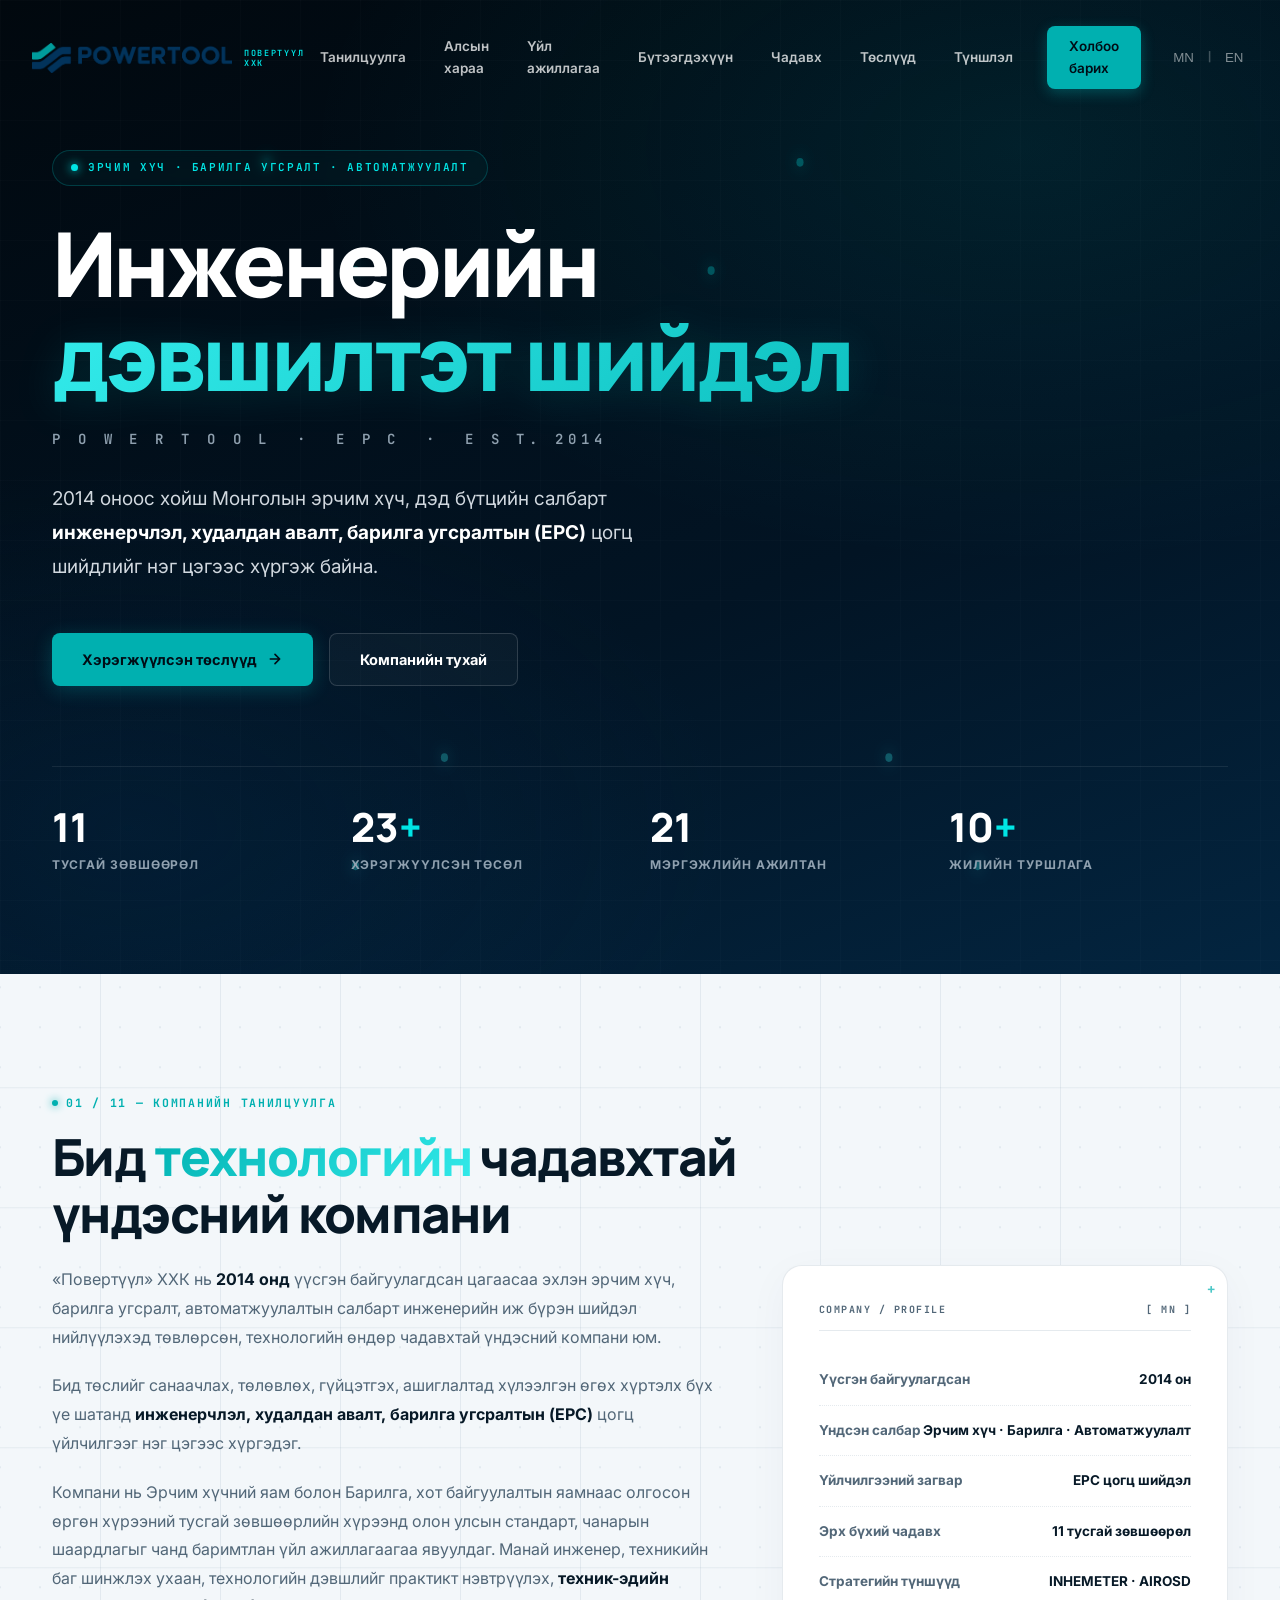
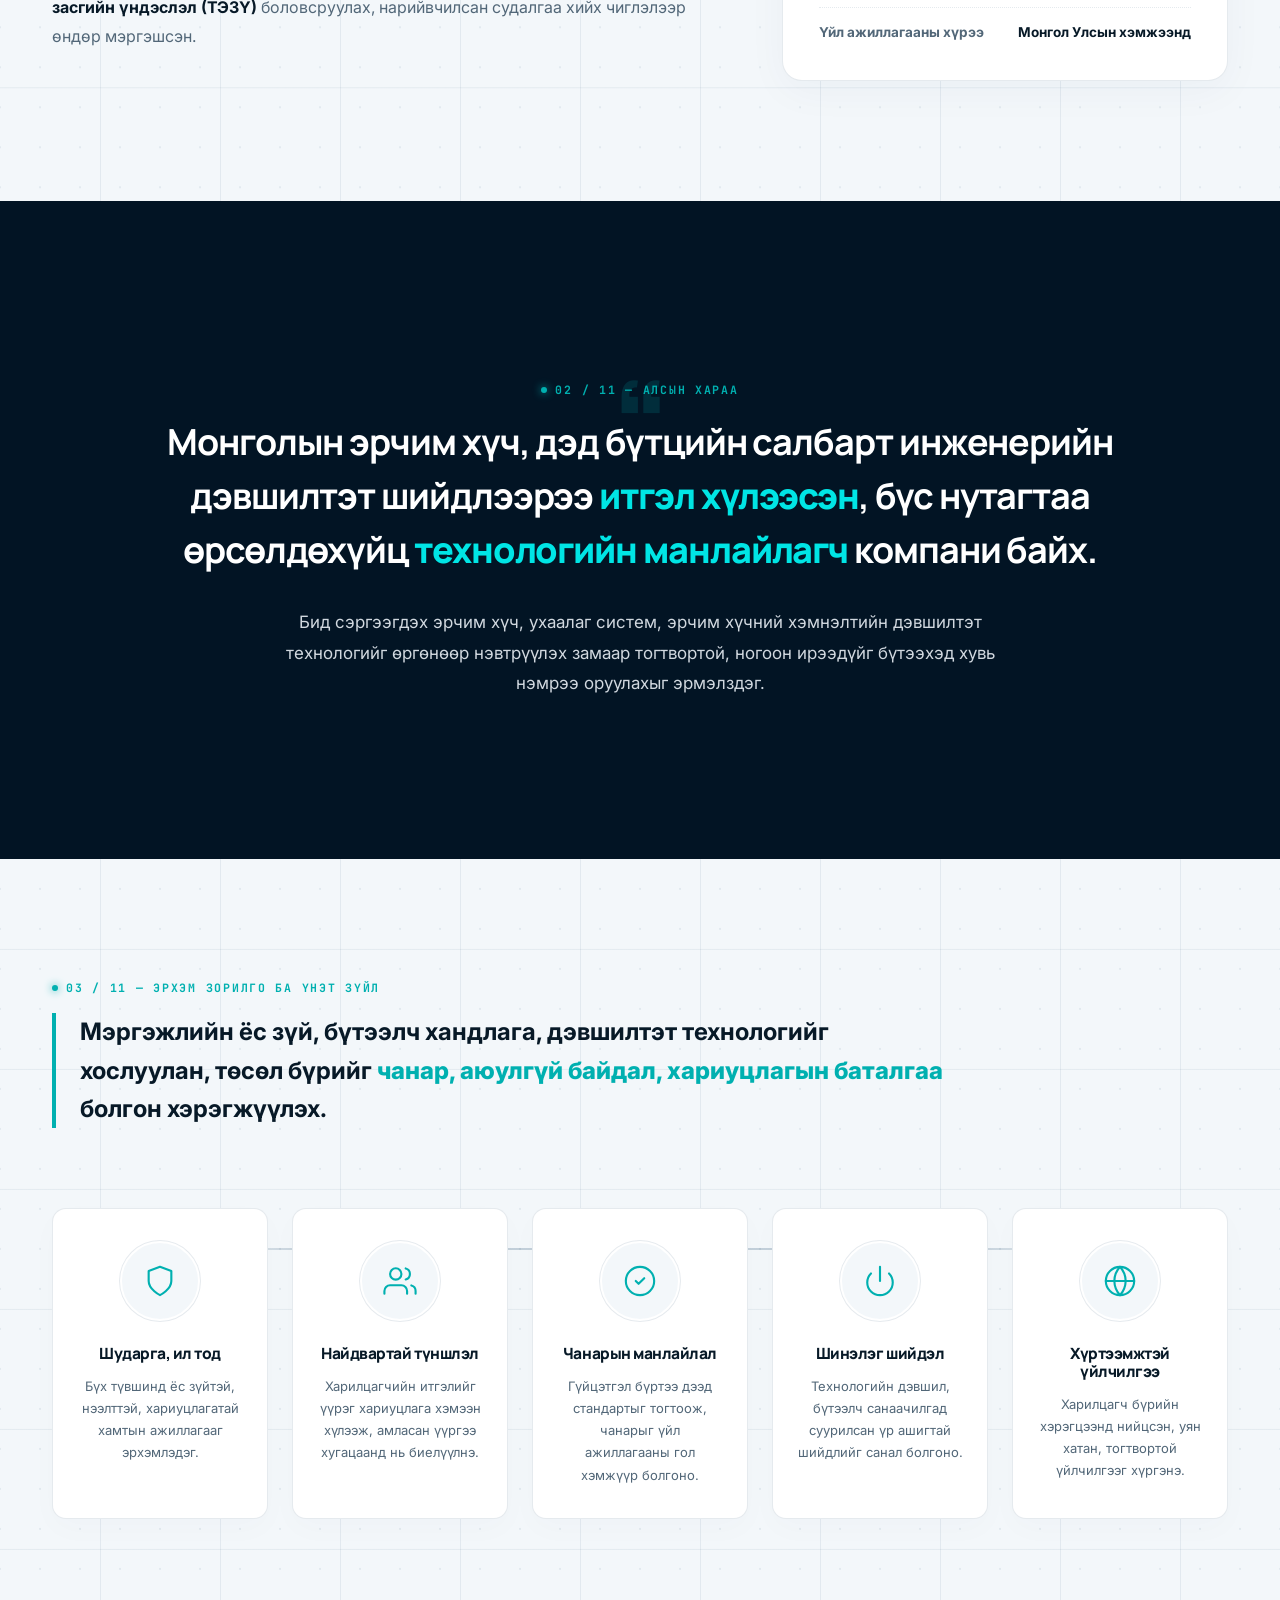
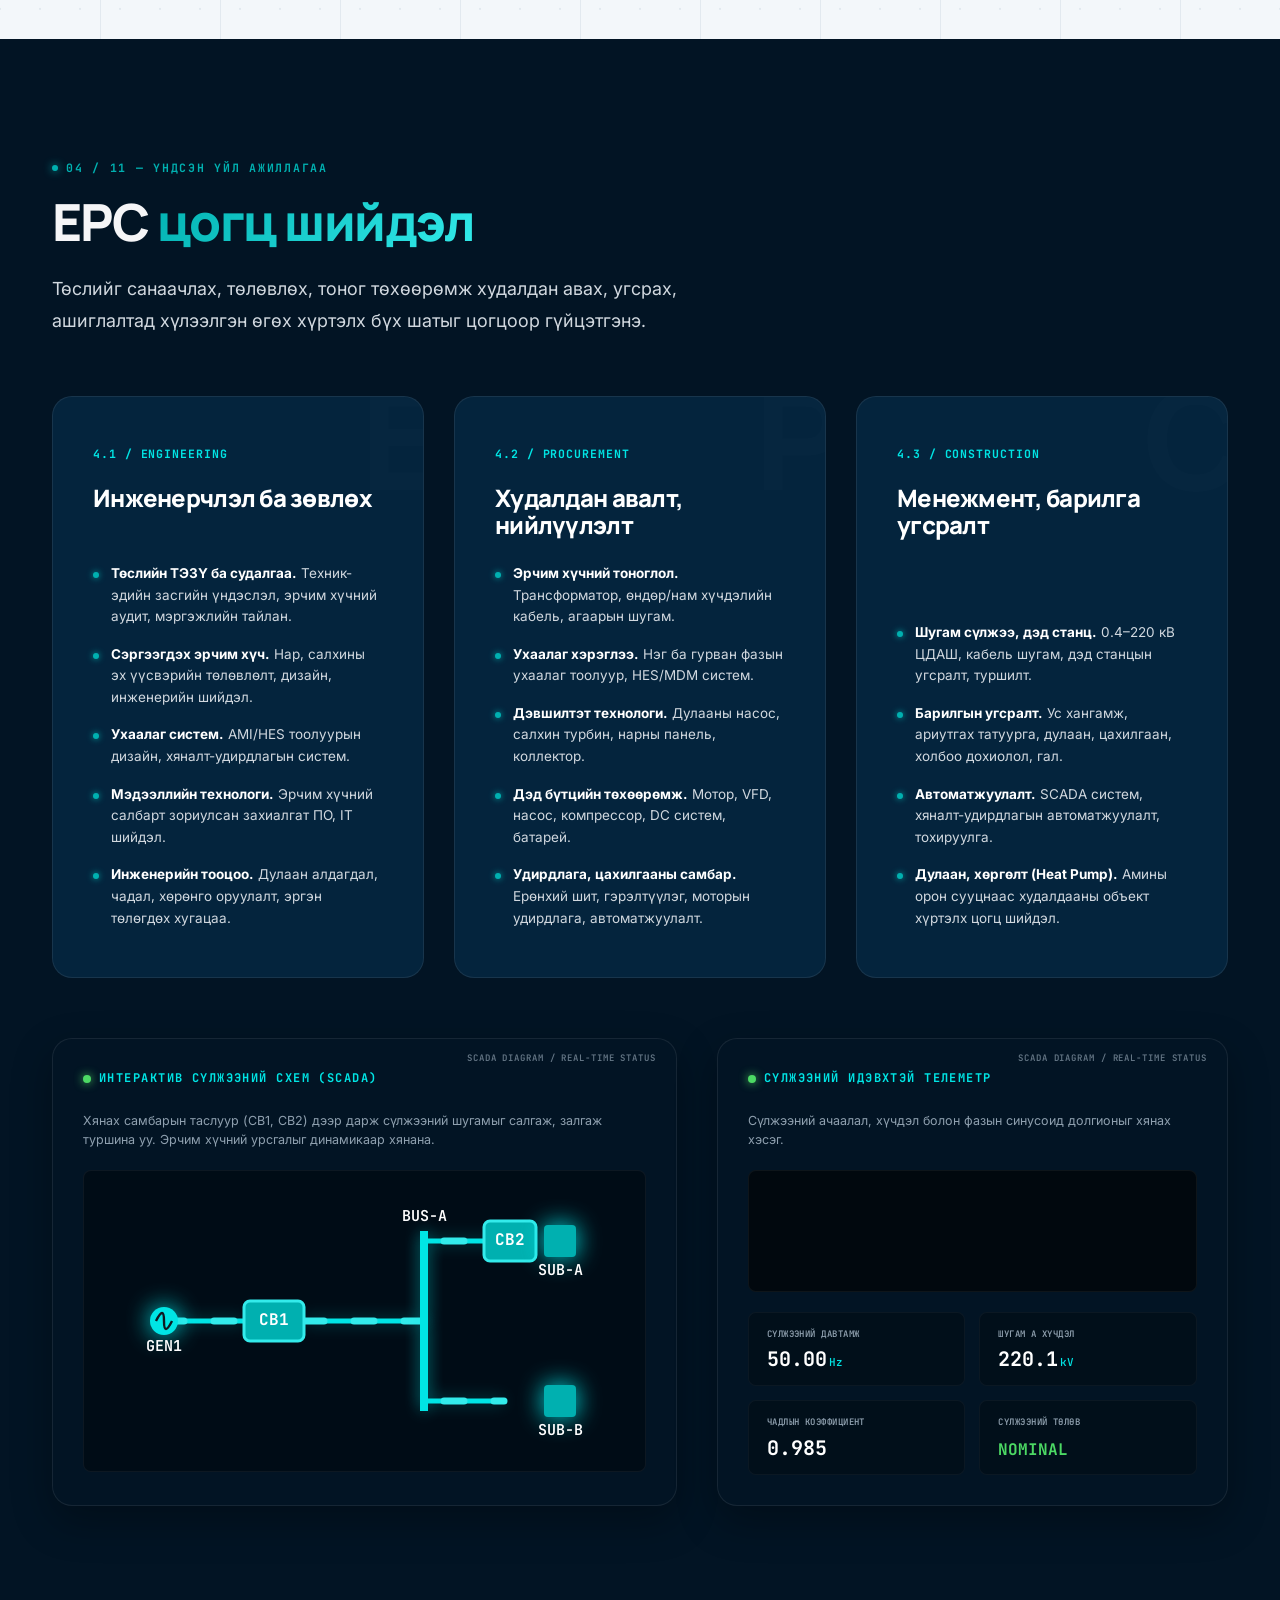
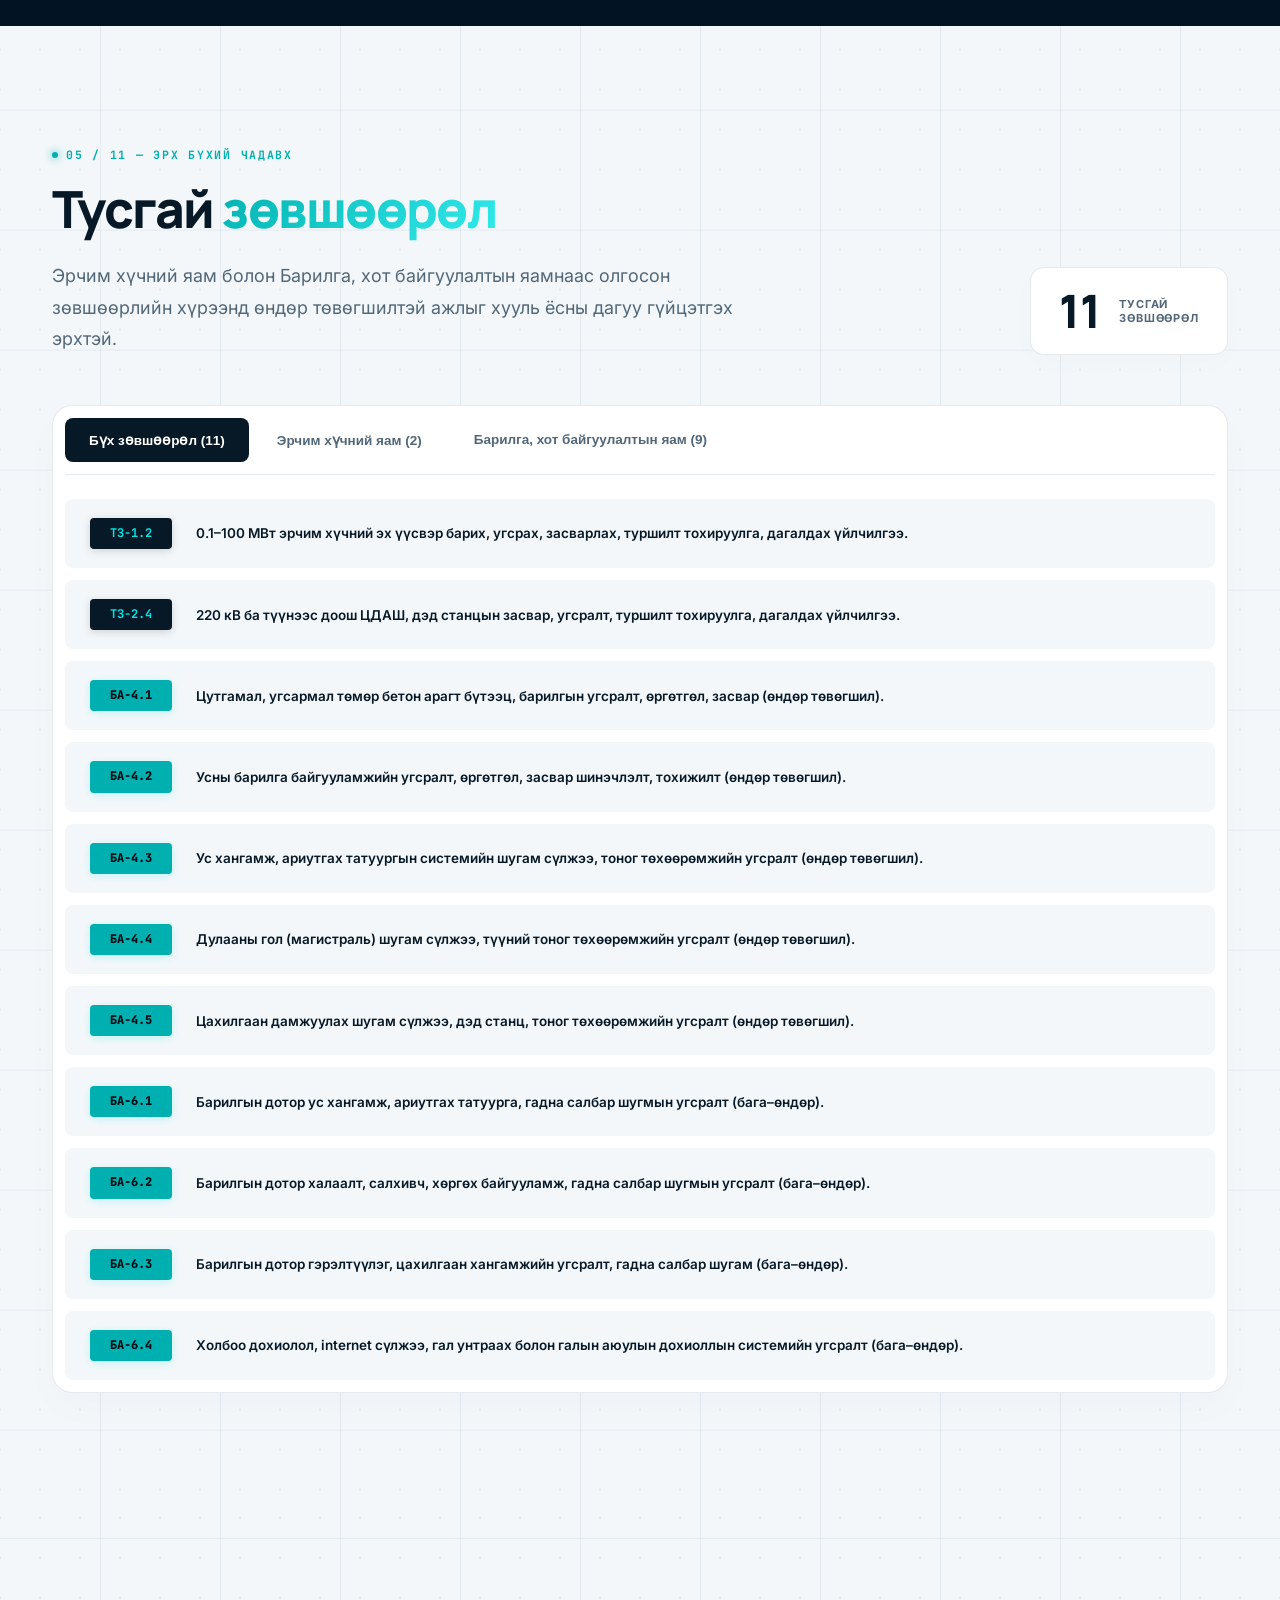
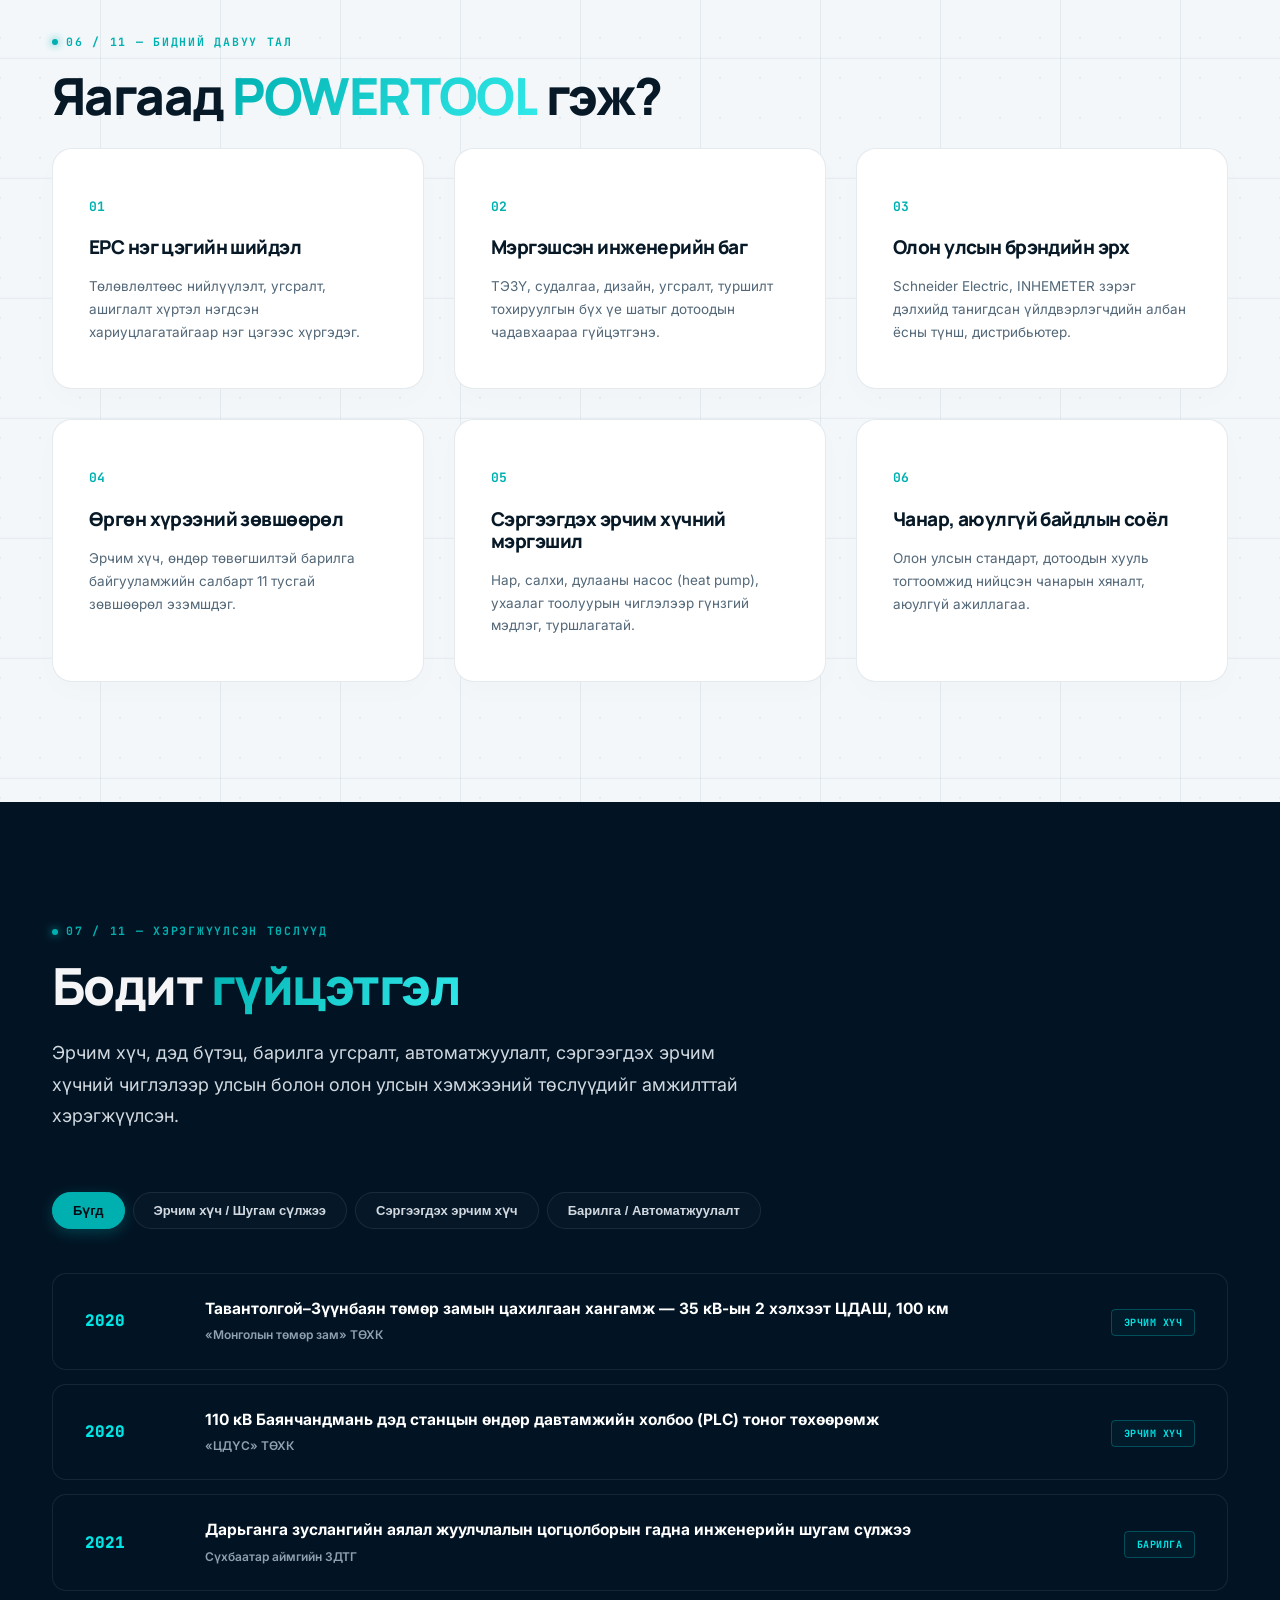
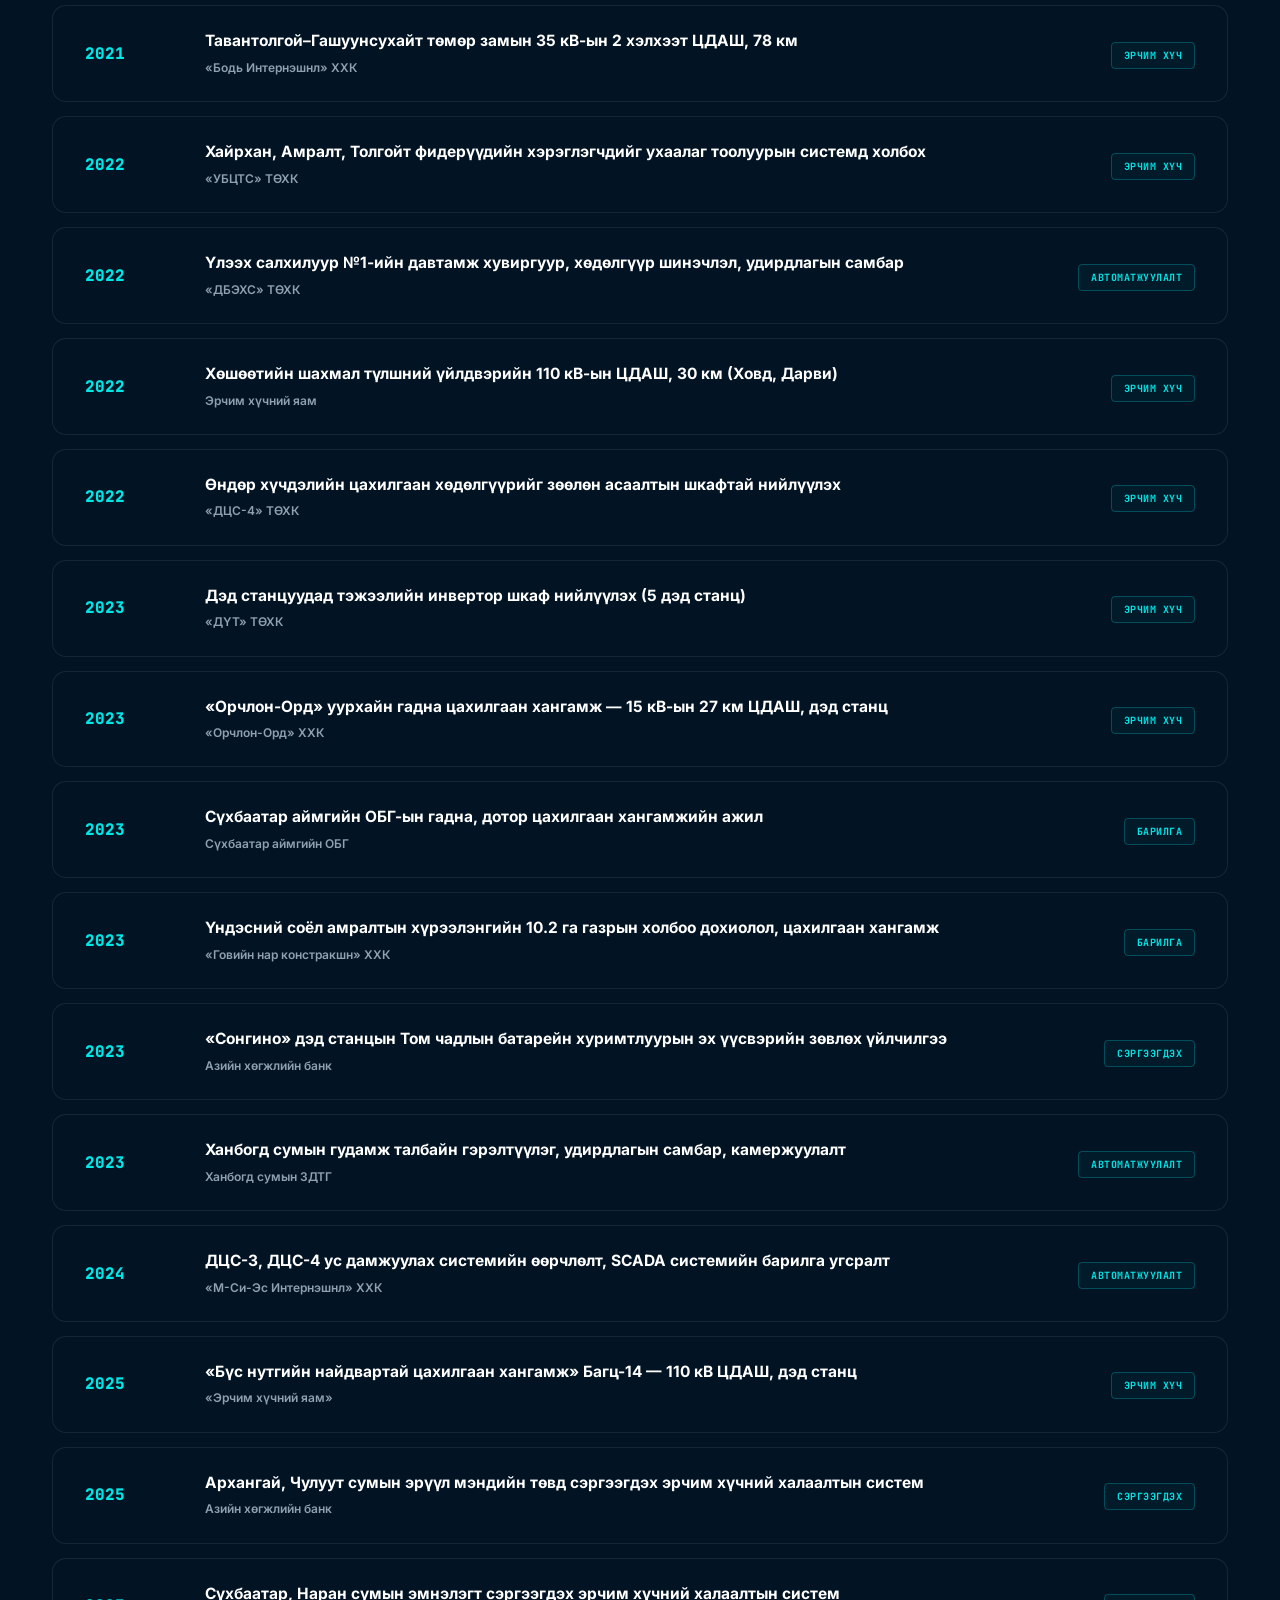
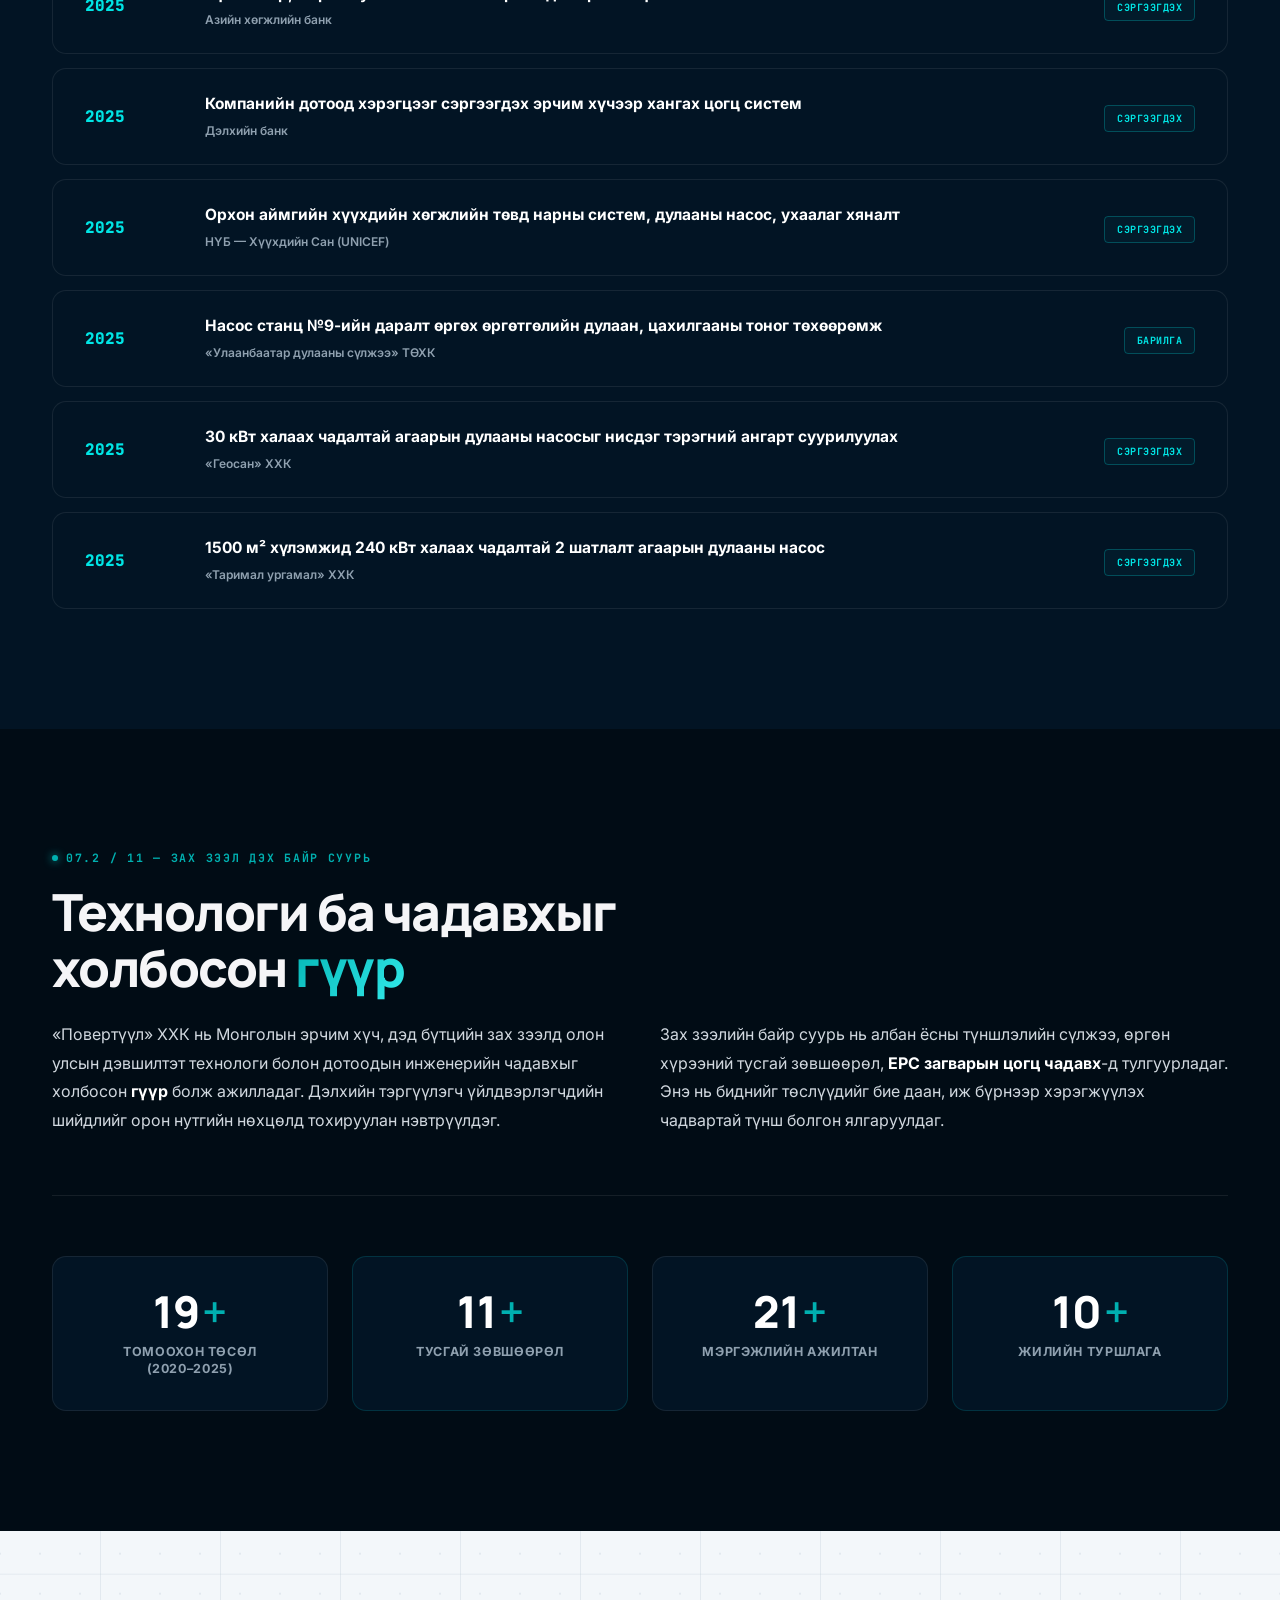
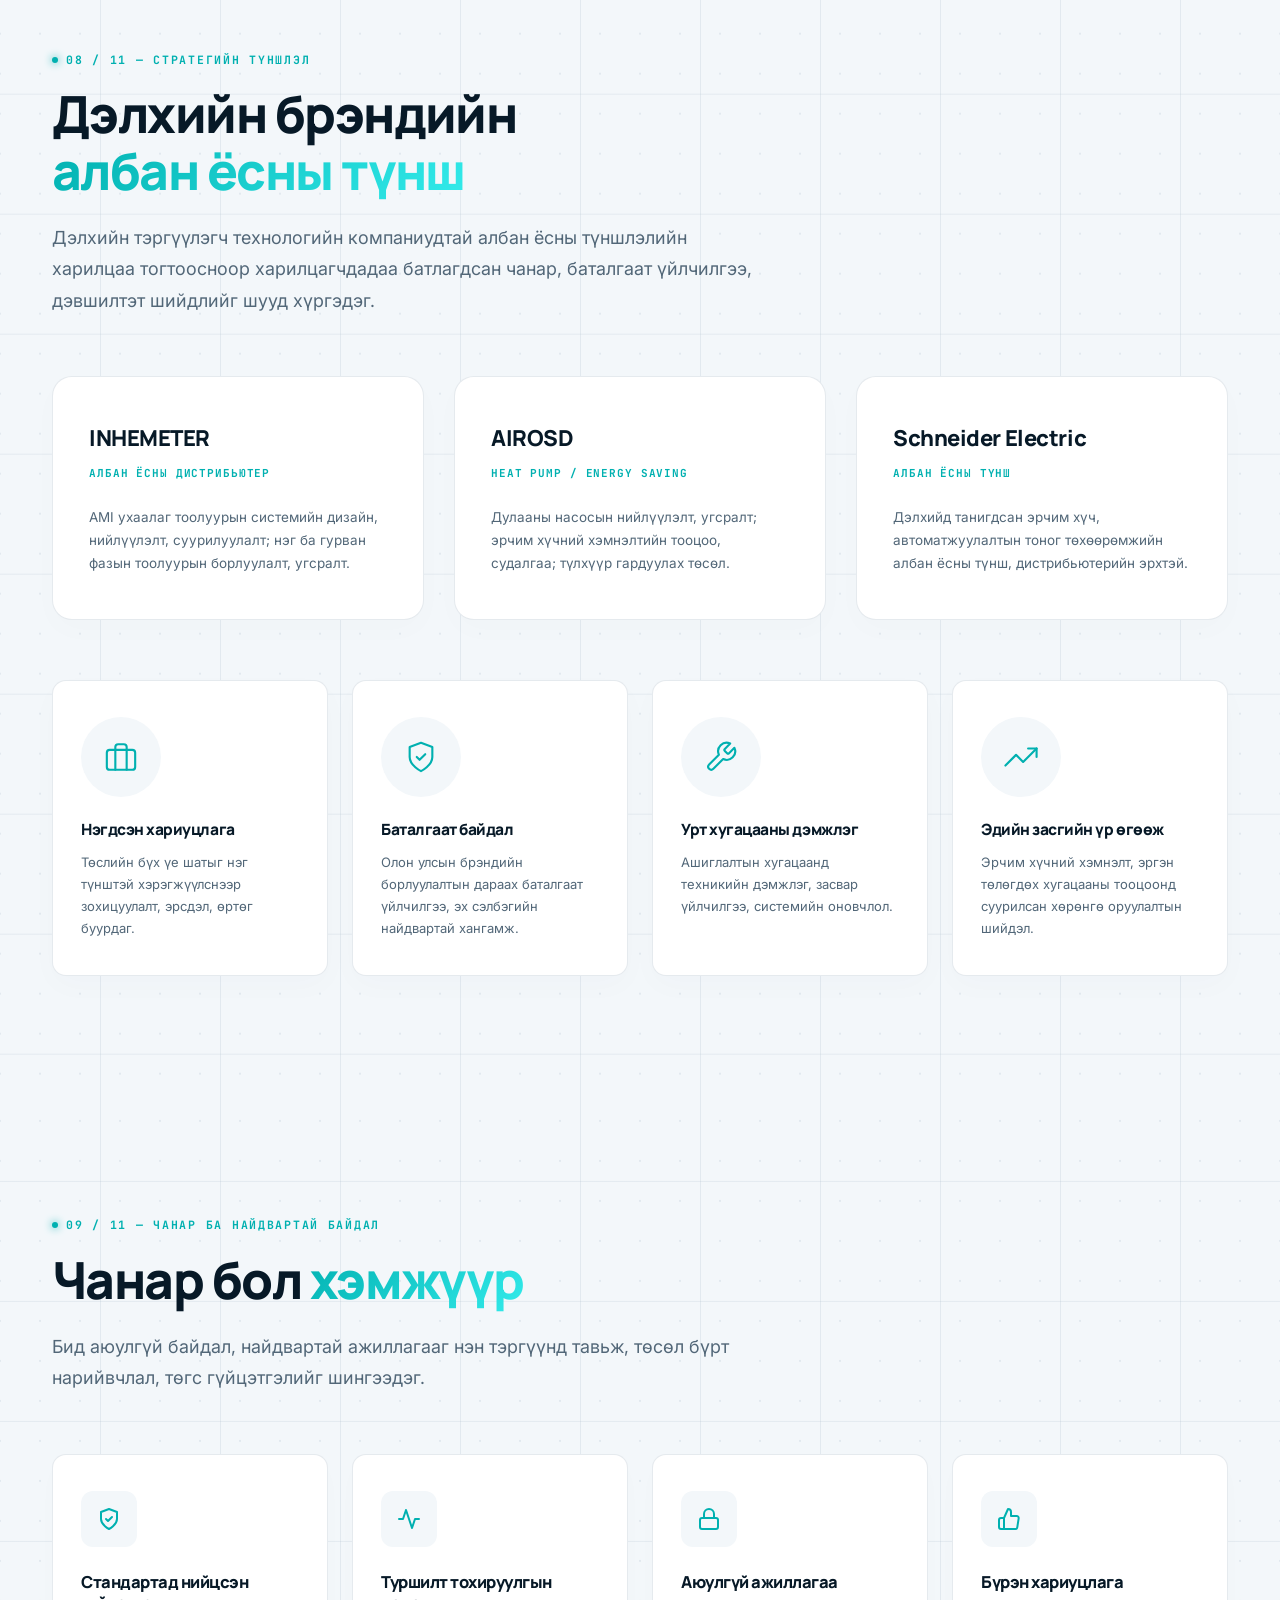
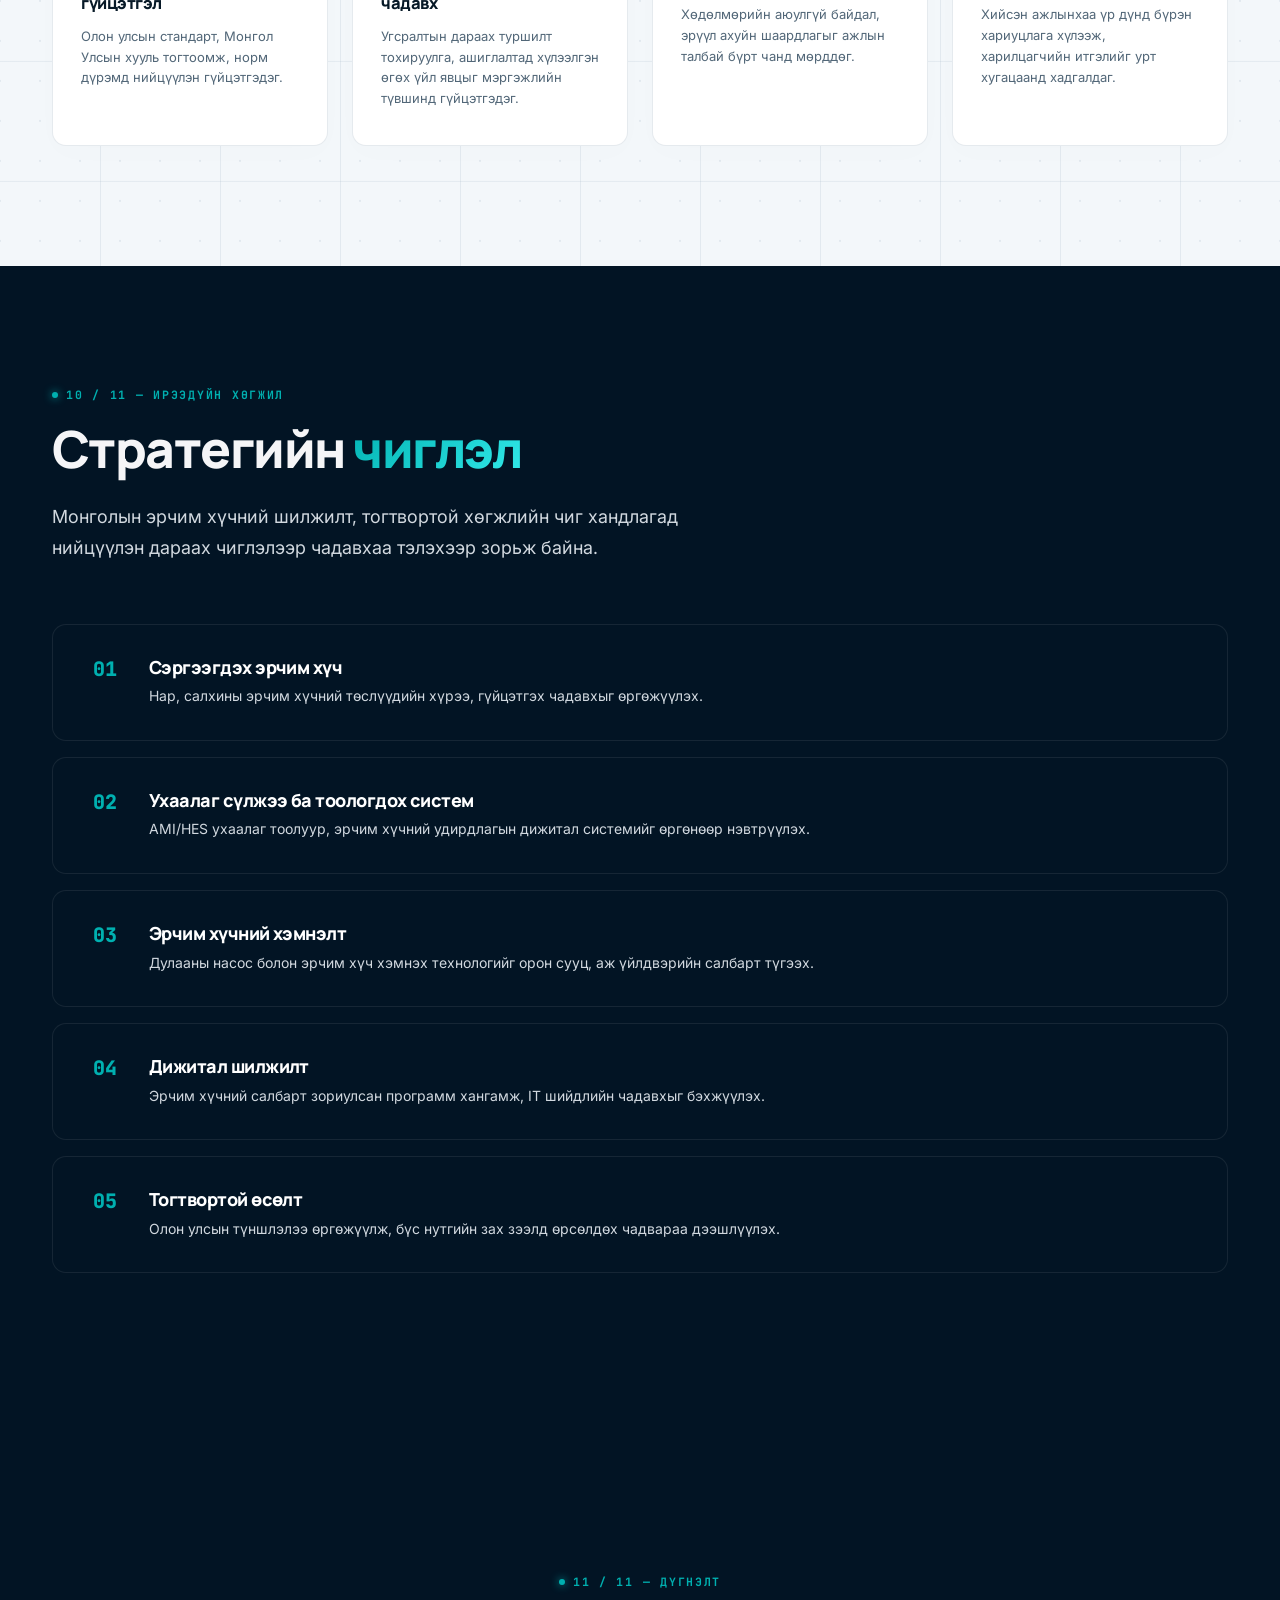
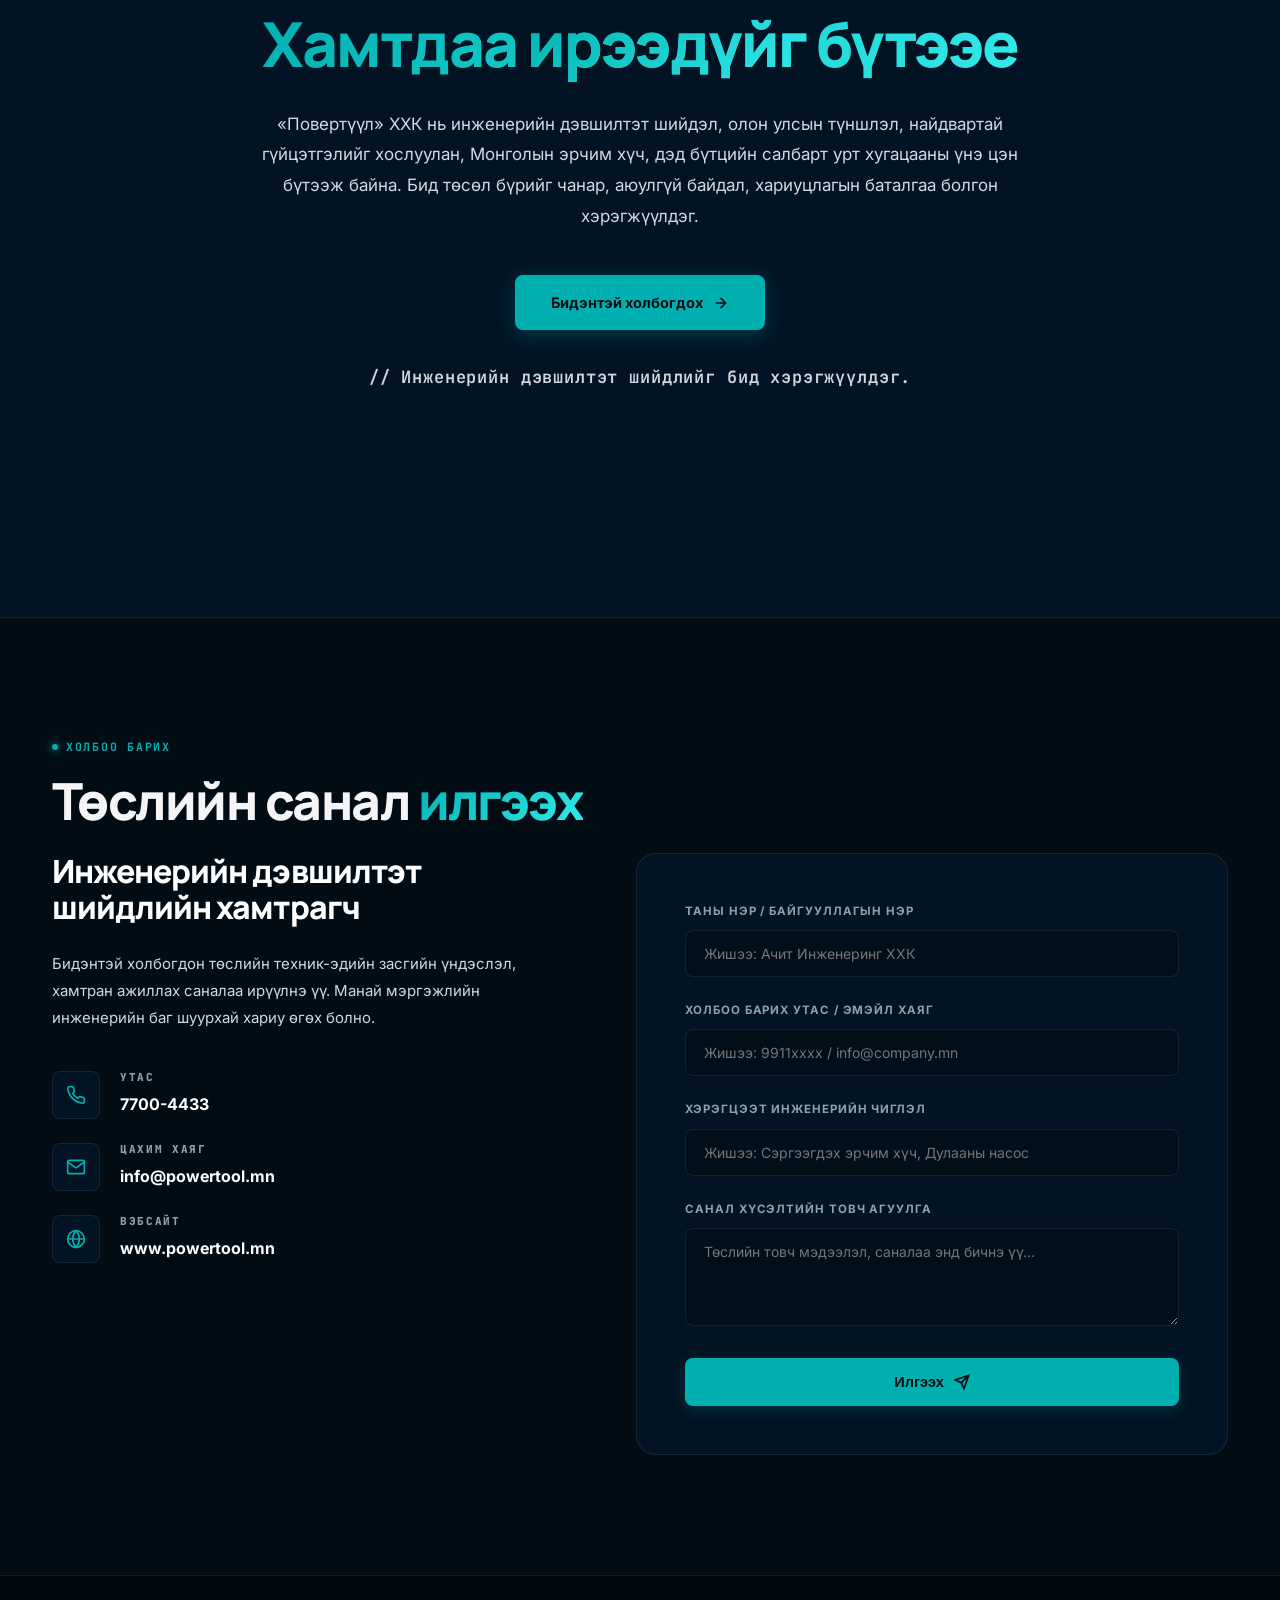
<file: index.html>
<!DOCTYPE html>
<html lang="mn">
<head>
<meta charset="UTF-8">
<meta name="viewport" content="width=device-width, initial-scale=1.0">
<title>POWERTOOL — Инженерийн дэвшилтэт шийдэл | EPC</title>
<meta name="description" content="«Повертүүл» ХХК — Монголын эрчим хүч, барилга угсралт, автоматжуулалтын салбарт инженерчлэл, худалдан авалт, барилга угсралтын (EPC) цогц шийдэл хүргэгч үндэсний компани.">
<link rel="shortcut icon" href="logo/_mark1.png" type="image/png">
<link rel="preconnect" href="https://fonts.googleapis.com">
<link rel="preconnect" href="https://fonts.gstatic.com" crossorigin>
<link href="https://fonts.googleapis.com/css2?family=Manrope:wght@300;400;500;600;700;800&family=Inter:wght@300;400;500;600;700;800&family=JetBrains+Mono:wght@300;400;500;600;700&display=swap" rel="stylesheet">
<style>
:root {
  --bg-navy-950: #010c15;
  --bg-navy-900: #021424;
  --bg-navy-850: #021c33;
  --bg-card: #04243d;
  --bg-card-hover: #062f4f;
  --bg-light: #f3f7fa;
  --bg-white: #ffffff;
  
  --teal-500: #00b0b0;
  --teal-400: #00e5e5;
  --teal-300: #33ebeb;
  --teal-glow: rgba(0, 229, 229, 0.12);
  --teal-glow-strong: rgba(0, 229, 229, 0.35);
  
  --border-light: rgba(2, 51, 91, 0.1);
  --border-strong-light: rgba(2, 51, 91, 0.2);
  --border-dark: rgba(255, 255, 255, 0.08);
  --border-strong-dark: rgba(255, 255, 255, 0.15);
  
  --text-dark: #071927;
  --text-muted-dark: #526778;
  --text-light: #f5f5f7;
  --text-muted-light: #8fa0af;
  --text-dim: #d1d8df;
  
  --r-lg: 20px;
  --r-md: 14px;
  --r-sm: 8px;
  
  --transition: all 0.4s cubic-bezier(0.16, 1, 0.3, 1);
  --transition-fast: all 0.2s ease;
  --glow-shadow: 0 0 30px rgba(0, 229, 229, 0.15);
}

* { margin: 0; padding: 0; box-sizing: border-box; }
html { scroll-behavior: smooth; }
body {
  font-family: 'Inter', sans-serif;
  background: var(--bg-navy-950);
  color: var(--text-light);
  line-height: 1.6;
  overflow-x: hidden;
  -webkit-font-smoothing: antialiased;
}
::selection { background: var(--teal-500); color: #010c15; }

/* Scroll progress bar */
.scroll-progress {
  position: fixed;
  top: 0;
  left: 0;
  height: 3px;
  background: linear-gradient(90deg, var(--teal-500), var(--teal-300));
  width: 0%;
  z-index: 1000;
  transition: width 0.1s ease-out;
}

h1, h2, h3, h4, h5, h6 {
  font-family: 'Manrope', sans-serif;
  font-weight: 800;
  letter-spacing: -.03em;
  line-height: 1.15;
}
a { color: inherit; text-decoration: none; }
.mono { font-family: 'JetBrains Mono', monospace; }
.wrap { max-width: 1240px; margin: 0 auto; padding: 0 32px; position: relative; }

/* Dynamic Class Language switches */
html[lang="en"] .lang-mn { display: none !important; }
html[lang="mn"] .lang-en { display: none !important; }

/* ---------- NAV ---------- */
nav {
  position: fixed; top: 0; left: 0; right: 0; z-index: 100;
  display: flex; align-items: center; justify-content: space-between;
  padding: 26px 32px; transition: var(--transition);
  border-bottom: 1px solid transparent;
}
nav.scrolled {
  background: rgba(255, 255, 255, 0.88);
  backdrop-filter: blur(25px) saturate(1.6);
  border-bottom: 1px solid var(--border-light);
  padding: 16px 32px;
  box-shadow: 0 8px 30px rgba(2, 51, 91, 0.05);
}
.brand { display: flex; align-items: center; gap: 12px; }
.logo-img { height: 30px; width: auto; transition: var(--transition); }
.wm { display: flex; flex-direction: column; line-height: 1.1; }
.brand .nm { font-weight: 800; font-size: 20px; letter-spacing: .02em; color: #ffffff; }
.brand .sb { font-family: 'JetBrains Mono', monospace; font-size: 8.5px; letter-spacing: .2em; color: var(--teal-400); font-weight: 600; margin-top: 2px; }
nav.scrolled .brand .sb { color: #02335b; }

.navlinks { display: flex; gap: 6px; align-items: center; }
.navlinks a {
  font-size: 13.5px; font-weight: 600; color: rgba(255,255,255,0.75); padding: 8px 16px; border-radius: var(--r-sm); transition: var(--transition);
}
.navlinks a:hover { color: #fff; background: rgba(255,255,255,0.06); }
nav.scrolled .navlinks a { color: var(--text-muted-dark); }
nav.scrolled .navlinks a:hover { color: #02335b; background: rgba(2, 51, 91, 0.06); }
nav.scrolled .nav-cta { background: #02335b !important; color: #ffffff !important; box-shadow: none; }
nav.scrolled .nav-cta:hover { background: var(--teal-500) !important; color: #ffffff !important; }
nav.scrolled .lang-btn { color: rgba(2, 51, 91, 0.6); }
nav.scrolled .lang-btn:hover { color: #02335b; }
nav.scrolled .lang-btn.active { color: #ffffff; background: #02335b; }
nav.scrolled .lang-switch .divider { color: rgba(2, 51, 91, 0.2); }
nav.scrolled .burger span { background: #02335b; }

.nav-cta {
  margin-left: 12px;
  background: var(--teal-500) !important;
  color: #010c15 !important;
  font-weight: 700;
  padding: 10px 22px !important;
  border-radius: var(--r-sm);
  box-shadow: 0 4px 14px rgba(0, 229, 229, 0.25);
}
.nav-cta:hover {
  background: var(--teal-400) !important;
  transform: translateY(-1px);
  box-shadow: 0 6px 20px rgba(0, 229, 229, 0.4);
}

.lang-switch {
  display: inline-flex; align-items: center; gap: 4px;
  font-family: 'JetBrains Mono', monospace; font-size: 12px; font-weight: 700; margin-left: 18px;
}
.lang-btn {
  background: none; border: none; color: rgba(255,255,255,0.5); cursor: pointer;
  padding: 4px 8px; border-radius: 4px; transition: var(--transition);
}
.lang-btn:hover { color: #fff; }
.lang-btn.active { color: #010c15; background: var(--teal-400); }
.lang-switch .divider { color: rgba(255,255,255,0.25); }

.burger { display: none; flex-direction: column; gap: 6px; cursor: pointer; padding: 6px; z-index: 101; }
.burger span { width: 24px; height: 2px; background: #fff; border-radius: 2px; transition: var(--transition); }

/* ---------- HERO ---------- */
.hero {
  position: relative; min-height: 100vh; display: flex; align-items: center; overflow: hidden; padding: 150px 0 100px;
  background: 
    radial-gradient(1200px 700px at 80% 15%, rgba(0, 229, 229, 0.08), transparent 60%),
    radial-gradient(1000px 600px at 10% 85%, rgba(2, 51, 91, 0.25), transparent 60%),
    linear-gradient(160deg, #01080e 0%, #021424 60%, #032540 100%);
  color: #fff;
}
.grid-bg {
  position: absolute; inset: 0; pointer-events: none;
  background-image:
    linear-gradient(rgba(255, 255, 255, 0.015) 1px, transparent 1px),
    linear-gradient(90deg, rgba(255, 255, 255, 0.015) 1px, transparent 1px);
  background-size: 60px 60px;
  mask-image: radial-gradient(100% 100% at 50% 50%, #000 70%, transparent 100%);
  -webkit-mask-image: radial-gradient(100% 100% at 50% 50%, #000 70%, transparent 100%);
}

/* Glowing electric circuit flow */
.circuit-svg {
  position: absolute; inset: 0; width: 100%; height: 100%; pointer-events: none; opacity: 0.3;
}
.circuit-line {
  stroke: var(--teal-400); stroke-width: 1.5; fill: none; stroke-linecap: round;
  stroke-dasharray: 2000; stroke-dashoffset: 2000;
  animation: drawCircuit 12s cubic-bezier(0.4, 0, 0.2, 1) infinite;
}
.circuit-line.alt {
  stroke: var(--teal-300);
  animation-delay: 4s;
}
.circuit-node {
  fill: var(--teal-400); filter: drop-shadow(0 0 8px var(--teal-400));
}
.circuit-node.alt {
  fill: var(--teal-300); filter: drop-shadow(0 0 8px var(--teal-300));
}

@keyframes drawCircuit {
  0% { stroke-dashoffset: 2000; opacity: 0; }
  5% { opacity: 0.8; }
  50% { stroke-dashoffset: 0; opacity: 0.8; }
  95% { opacity: 0.8; }
  100% { stroke-dashoffset: -2000; opacity: 0; }
}

.hero-inner { position: relative; z-index: 5; width: 100%; }
.hero-tag {
  display: inline-flex; align-items: center; gap: 10px;
  font-family: 'JetBrains Mono', monospace; font-size: 11px; font-weight: 600;
  letter-spacing: .15em; text-transform: uppercase; color: var(--teal-400);
  border: 1px solid rgba(0, 229, 229, 0.2); border-radius: 30px;
  padding: 8px 18px; margin-bottom: 30px; background: rgba(0, 229, 229, 0.04);
  backdrop-filter: blur(5px);
}
.hero-tag .pulse {
  width: 7px; height: 7px; border-radius: 50%;
  background: var(--teal-400); box-shadow: 0 0 10px var(--teal-400);
  animation: pulse 2s infinite;
}
@keyframes pulse {
  0%, 100% { opacity: 1; transform: scale(1); }
  50% { opacity: .2; transform: scale(0.85); }
}

.hero h1 {
  font-size: clamp(44px, 7vw, 92px); font-weight: 800; letter-spacing: -.04em; margin-bottom: 24px; color: #fff; line-height: 1.05;
}
.hero h1 .l2 {
  color: var(--teal-400); display: block;
  background: linear-gradient(135deg, var(--teal-300), var(--teal-500));
  -webkit-background-clip: text; -webkit-text-fill-color: transparent;
  filter: drop-shadow(0 4px 20px rgba(0, 229, 229, 0.15));
}
.hero .coord {
  font-family: 'JetBrains Mono', monospace; font-weight: 600;
  font-size: clamp(11px, 1.3vw, 14px); letter-spacing: .35em;
  color: var(--text-muted-light); margin-bottom: 32px;
}
.hero p.lead {
  font-size: clamp(16px, 1.7vw, 19px); color: var(--text-dim);
  max-width: 620px; margin-bottom: 48px; line-height: 1.8;
}
.hero p.lead b { color: #fff; font-weight: 700; }

.hero-cta { display: flex; gap: 16px; flex-wrap: wrap; }
.btn {
  display: inline-flex; align-items: center; gap: 10px;
  font-size: 14.5px; font-weight: 700; padding: 14px 30px;
  border-radius: var(--r-sm); transition: var(--transition);
  cursor: pointer; position: relative; overflow: hidden;
}
.btn-primary {
  background: var(--teal-500); color: #010c15;
  box-shadow: 0 4px 20px rgba(0, 229, 229, 0.2);
}
.btn-primary:hover {
  background: var(--teal-400); transform: translateY(-2px);
  box-shadow: 0 6px 26px rgba(0, 229, 229, 0.35);
}
.btn-ghost {
  border: 1px solid var(--border-strong-dark); color: #fff;
  background: rgba(255, 255, 255, 0.03);
}
.btn-ghost:hover {
  background: rgba(255, 255, 255, 0.08); border-color: rgba(255, 255, 255, 0.3);
  transform: translateY(-2px);
}
.btn svg { transition: var(--transition); }
.btn:hover svg { transform: translateX(3px); }

.hero-rail {
  display: flex; justify-content: space-between; margin-top: 80px;
  border-top: 1px solid var(--border-dark); padding-top: 40px; gap: 20px;
  flex-wrap: wrap;
}
.hero-rail .m { flex: 1 1 20%; min-width: 140px; }
.hero-rail .v {
  font-family: 'Manrope', sans-serif; font-size: 40px; font-weight: 800;
  color: #fff; line-height: 1; margin-bottom: 8px;
}
.hero-rail .v span.u { color: var(--teal-400); }
.hero-rail .k { font-size: 12px; font-weight: 700; text-transform: uppercase; color: var(--text-muted-light); letter-spacing: .08em; }

/* ---------- SECTIONS ---------- */
section { padding: 120px 0; position: relative; }
section.dark { background: var(--bg-navy-900); }
section.alt { background: var(--bg-light); color: var(--text-dark); }

/* Blueprint grid overlay for light sections */
section.alt::before {
  content: ''; position: absolute; inset: 0; pointer-events: none;
  background-image: 
    radial-gradient(var(--border-light) 1.5px, transparent 1.5px),
    linear-gradient(var(--border-light) 1px, transparent 1px),
    linear-gradient(90deg, var(--border-light) 1px, transparent 1px);
  background-size: 40px 40px, 120px 120px, 120px 120px;
  background-position: center; opacity: 0.65;
}

.eyebrow-sec {
  display: flex; align-items: center; gap: 8px;
  font-family: 'JetBrains Mono', monospace; font-size: 11.5px; font-weight: 700;
  letter-spacing: .15em; color: var(--teal-500); text-transform: uppercase;
  margin-bottom: 16px;
}
.eyebrow-sec::before {
  content: ''; display: inline-block; width: 6px; height: 6px; border-radius: 50%; background: var(--teal-500);
  box-shadow: 0 0 8px var(--teal-500);
}
.sec-title {
  font-size: clamp(32px, 4vw, 54px); font-weight: 800; line-height: 1.1; margin-bottom: 24px; letter-spacing: -.03em;
}
section.alt .sec-title { color: var(--text-dark); }
.sec-title span.ac {
  background: linear-gradient(135deg, var(--teal-500), var(--teal-300));
  -webkit-background-clip: text; -webkit-text-fill-color: transparent;
}
.sec-intro {
  font-size: clamp(15.5px, 1.5vw, 18px); color: var(--text-dim); max-width: 720px; line-height: 1.75; margin-bottom: 60px;
}
section.alt .sec-intro { color: var(--text-muted-dark); }

/* ---------- 01 ABOUT ---------- */
.about-grid {
  display: grid; grid-template-columns: 1.2fr 0.8fr; gap: 60px; align-items: start;
}
.about-grid p { font-size: 16px; margin-bottom: 20px; line-height: 1.8; color: var(--text-muted-dark); }
.about-grid p b { color: var(--text-dark); font-weight: 700; }
.about-grid p:last-child { margin-bottom: 0; }

.spec {
  background: var(--bg-white); border: 1px solid var(--border-light);
  border-radius: var(--r-lg); padding: 36px; position: relative;
  box-shadow: 0 10px 40px rgba(2, 51, 91, 0.04);
}
/* Blueprint styling details */
.spec::after {
  content: '+'; position: absolute; font-family: 'JetBrains Mono', monospace; font-size: 14px;
  color: var(--teal-500); font-weight: 600; top: 12px; right: 12px; opacity: 0.7;
}
.spec .sh { font-family: 'JetBrains Mono', monospace; font-size: 10px; font-weight: 700; color: var(--text-muted-dark); letter-spacing: .15em; margin-bottom: 24px; padding-bottom: 12px; border-bottom: 1px solid var(--border-light); display: flex; justify-content: space-between; }
.spec .row { display: flex; justify-content: space-between; padding: 14px 0; border-bottom: 1px dotted var(--border-light); font-size: 13.5px; }
.spec .row:last-child { border-bottom: none; padding-bottom: 0; }
.spec .row .k { font-weight: 700; color: var(--text-muted-dark); }
.spec .row .v { font-weight: 700; color: var(--text-dark); text-align: right; }

/* ---------- 02 VISION ---------- */
.quote-big { text-align: center; max-width: 960px; padding: 40px 0; }
.quote-big .mk {
  font-family: 'Manrope', sans-serif; font-size: 120px; font-weight: 800; line-height: 1;
  color: rgba(0, 229, 229, 0.12); display: block; margin-bottom: -40px; height: 60px;
}
.quote-big h2 { font-size: clamp(22px, 3vw, 36px); font-weight: 700; line-height: 1.5; color: #fff; margin-bottom: 30px; }
.quote-big h2 span.hl { color: var(--teal-400); font-weight: 800; }
.quote-big p { font-size: 17px; color: var(--text-dim); line-height: 1.8; max-width: 740px; margin: 0 auto; }

/* ---------- 03 MISSION & VALUES ---------- */
.mission-banner {
  font-size: clamp(18px, 2vw, 24px); font-weight: 700; line-height: 1.6; color: var(--text-dark);
  margin-bottom: 80px; padding-left: 24px; border-left: 4px solid var(--teal-500); max-width: 900px;
}
.mission-banner span.ac { color: var(--teal-500); font-weight: 800; }

.val-grid {
  display: grid; grid-template-columns: repeat(5, 1fr); gap: 24px; position: relative; z-index: 2;
}
/* Grid timeline line running behind icons on desktop */
.val-grid::before {
  content: ''; position: absolute; top: 40px; left: 10%; right: 10%; height: 2px;
  background: linear-gradient(90deg, transparent, var(--border-strong-light) 15%, var(--border-strong-light) 85%, transparent);
  z-index: -1;
}
.val-grid .val {
  background: var(--bg-white); border: 1px solid var(--border-light);
  border-radius: var(--r-md); padding: 32px 24px; transition: var(--transition);
  display: flex; flex-direction: column; align-items: center; text-align: center;
  box-shadow: 0 10px 30px rgba(2, 51, 91, 0.02);
}
.val-grid .val:hover {
  transform: translateY(-8px); border-color: var(--teal-500);
  box-shadow: 0 20px 45px rgba(0, 229, 229, 0.08);
}
.val-grid .val .ic {
  width: 80px; height: 80px; border-radius: 50%; background: var(--bg-light);
  color: var(--teal-500); display: flex; align-items: center; justify-content: center;
  margin-bottom: 24px; transition: var(--transition); border: 2px solid var(--bg-white);
  box-shadow: 0 0 0 1px var(--border-light);
}
.val-grid .val:hover .ic {
  background: var(--teal-500); color: #010c15; transform: scale(1.05);
  box-shadow: 0 0 0 6px rgba(0, 229, 229, 0.15);
}
.val-grid .val .ic svg { width: 34px; height: 34px; stroke-width: 1.5; }
.val-grid .val h4 { font-size: 15.5px; font-weight: 800; color: var(--text-dark); margin-bottom: 12px; }
.val-grid .val p { font-size: 13px; color: var(--text-muted-dark); line-height: 1.7; }

/* ---------- 04 OPERATIONS ---------- */
.op-grid {
  display: grid; grid-template-columns: repeat(3, 1fr); gap: 30px;
}
.op {
  background: var(--bg-card); border: 1px solid var(--border-dark);
  border-radius: var(--r-lg); padding: 48px 40px; transition: var(--transition);
  position: relative; overflow: hidden; display: flex; flex-direction: column;
}
.op:hover {
  transform: translateY(-8px); border-color: rgba(0, 229, 229, 0.3);
  box-shadow: 0 20px 50px rgba(0, 0, 0, 0.3), var(--glow-shadow);
}
/* Cyberpunk glowing card highlight */
.op::after {
  content: ''; position: absolute; inset: 0; pointer-events: none; border-radius: inherit;
  border: 2px solid transparent; background: linear-gradient(135deg, var(--teal-500), var(--teal-300)) border-box;
  -webkit-mask: linear-gradient(#fff 0 0) padding-box, linear-gradient(#fff 0 0);
  -webkit-mask-composite: xor; mask-composite: exclude; opacity: 0; transition: var(--transition);
}
.op:hover::after { opacity: 0.7; }

.op .epc {
  position: absolute; right: -20px; top: -30px; font-family: 'Manrope', sans-serif;
  font-size: 140px; font-weight: 800; color: rgba(255, 255, 255, 0.012);
  line-height: 1; pointer-events: none; user-select: none; transition: var(--transition);
}
.op:hover .epc { color: rgba(0, 229, 229, 0.035); transform: scale(1.05) translate(-10px, 10px); }

.op .num { font-family: 'JetBrains Mono', monospace; font-size: 11.5px; font-weight: 700; color: var(--teal-400); letter-spacing: .08em; margin-bottom: 20px; }
.op h3 { font-size: 24px; font-weight: 800; color: #fff; margin-bottom: 24px; }
.op ul { list-style: none; margin-top: auto; display: flex; flex-direction: column; gap: 16px; z-index: 2; }
.op ul li {
  position: relative;
  font-size: 13.5px;
  color: var(--text-dim);
  padding-left: 18px;
  line-height: 1.6;
}
.op ul li::before {
  content: ''; position: absolute; left: 0; top: 9px; width: 6px; height: 6px; border-radius: 50%;
  background: var(--teal-500);
  box-shadow: 0 0 6px var(--teal-500);
}
.op ul li b { color: #fff; font-weight: 700; }

/* ---------- INTERACTIVE ENGINEERING PANEL (SCADA & TELEMETRY) ---------- */
.eng-dashboard {
  display: grid; grid-template-columns: 1.1fr 0.9fr; gap: 40px; margin-top: 60px;
}
.eng-panel {
  background: #021424; border: 1px solid var(--border-dark); border-radius: var(--r-lg);
  padding: 30px; box-shadow: 0 15px 40px rgba(0,0,0,0.3); position: relative;
  overflow: hidden;
}
.eng-panel::before {
  content: 'SCADA DIAGRAM / REAL-TIME STATUS'; position: absolute; top: 12px; right: 20px;
  font-family: 'JetBrains Mono', monospace; font-size: 9px; font-weight: 600; color: var(--text-muted-light);
  letter-spacing: .1em; opacity: 0.7;
}
.panel-title {
  font-family: 'JetBrains Mono', monospace; font-size: 12px; font-weight: 700;
  color: var(--teal-400); text-transform: uppercase; letter-spacing: .12em;
  margin-bottom: 24px; display: flex; align-items: center; gap: 8px;
}
.panel-title .pulse-dot {
  width: 8px; height: 8px; border-radius: 50%; background: #4cd964;
  box-shadow: 0 0 10px #4cd964; animation: pulse 1.5s infinite;
}

/* SCADA Substation SVG layout */
.scada-container {
  width: 100%; height: auto; min-height: 250px; background: rgba(1, 8, 14, 0.6);
  border: 1px solid rgba(255,255,255,0.05); border-radius: var(--r-sm);
  padding: 20px; display: flex; align-items: center; justify-content: center;
}
.scada-svg { width: 100%; max-width: 480px; height: auto; }
.scada-line { stroke: #4e5e6e; stroke-width: 2.5; fill: none; transition: stroke 0.3s ease; }
.scada-line.active { stroke: var(--teal-400); filter: drop-shadow(0 0 4px var(--teal-glow-strong)); }
.scada-glow-flow {
  stroke: var(--teal-300); stroke-width: 3.5; fill: none; stroke-linecap: round;
  stroke-dasharray: 10, 15; stroke-dashoffset: 0;
  animation: scadaFlow 2s linear infinite; display: none;
}
.scada-glow-flow.active { display: block; }
@keyframes scadaFlow {
  to { stroke-dashoffset: -50; }
}

.scada-breaker { cursor: pointer; transition: transform 0.2s ease; }
.scada-breaker:hover { transform: scale(1.08); }
.scada-breaker rect { fill: #3a4b5c; stroke: #4e5e6e; stroke-width: 1.5; transition: fill 0.3s, stroke 0.3s; }
.scada-breaker.on rect { fill: var(--teal-500); stroke: var(--teal-300); }
.scada-breaker text { font-family: 'JetBrains Mono', monospace; font-size: 8px; fill: #fff; font-weight: 700; text-anchor: middle; pointer-events: none; }

.scada-node { fill: #3a4b5c; transition: fill 0.3s; }
.scada-node.active { fill: var(--teal-400); filter: drop-shadow(0 0 6px var(--teal-400)); }

.scada-label { font-family: 'JetBrains Mono', monospace; font-size: 7.5px; fill: var(--text-muted-light); font-weight: 600; }
.scada-label.active { fill: #fff; }

/* Oscilloscope panel */
.telemetry-grid {
  display: grid; grid-template-columns: repeat(2, 1fr); gap: 14px; margin-top: 20px;
}
.tel-card {
  background: rgba(1, 8, 14, 0.4); border: 1px solid rgba(255,255,255,0.04);
  border-radius: var(--r-sm); padding: 14px 18px; display: flex; flex-direction: column;
}
.tel-card .lbl { font-family: 'JetBrains Mono', monospace; font-size: 9px; font-weight: 600; color: var(--text-muted-light); letter-spacing: .05em; text-transform: uppercase; margin-bottom: 6px; }
.tel-card .val { font-family: 'JetBrains Mono', monospace; font-size: 20px; font-weight: 700; color: #fff; line-height: 1.2; }
.tel-card .val span.unit { font-size: 11px; font-weight: 500; color: var(--teal-400); margin-left: 2px; }

/* Canvas Oscilloscope Styling */
.osc-container {
  width: 100%; background: #01080e; border: 1px solid rgba(255,255,255,0.05);
  border-radius: var(--r-sm); overflow: hidden; position: relative; margin-top: 14px;
}
.osc-canvas { display: block; width: 100%; height: 120px; }

/* ---------- 05 LICENSES ---------- */
.lic-head { display: flex; justify-content: space-between; align-items: flex-end; margin-bottom: 50px; gap: 40px; }
.lic-head .sec-intro { margin-bottom: 0; }
.lic-count {
  display: flex; align-items: center; gap: 18px; background: var(--bg-white); border: 1px solid var(--border-light);
  border-radius: var(--r-md); padding: 20px 28px; box-shadow: 0 8px 30px rgba(2, 51, 91, 0.015); flex-shrink: 0;
}
.lic-count .big { font-family: 'Manrope', sans-serif; font-size: 46px; font-weight: 800; color: var(--text-dark); line-height: 1; }
.lic-count .lbl { font-size: 11px; font-weight: 700; text-transform: uppercase; color: var(--text-muted-dark); letter-spacing: .08em; line-height: 1.3; }

.lic-tabs-wrapper {
  background: var(--bg-white); border: 1px solid var(--border-light);
  border-radius: var(--r-lg); padding: 12px; box-shadow: 0 15px 40px rgba(2, 51, 91, 0.02);
}
.lic-tabs {
  display: flex; gap: 4px; border-bottom: 1px solid var(--border-light); padding-bottom: 12px; margin-bottom: 24px;
}
.tab-btn {
  background: none; border: none; padding: 14px 24px; font-size: 13.5px; font-weight: 700;
  color: var(--text-muted-dark); cursor: pointer; border-radius: var(--r-sm); transition: var(--transition-fast);
}
.tab-btn:hover { color: var(--text-dark); background: var(--bg-light); }
.tab-btn.active { color: #fff; background: var(--text-dark); }

.lic-pane { display: none; grid-template-columns: 1fr; gap: 12px; opacity: 0; transform: translateY(10px); transition: var(--transition); }
.lic-pane.active { display: grid; opacity: 1; transform: none; }

.lic {
  background: var(--bg-light); border: 1px solid transparent; border-radius: var(--r-sm);
  padding: 18px 24px; display: flex; align-items: center; gap: 24px; transition: var(--transition);
}
.lic:hover { background: var(--bg-white); border-color: var(--border-strong-light); transform: translateX(4px); }
.lic .code {
  font-family: 'JetBrains Mono', monospace; font-size: 12px; font-weight: 700;
  background: var(--text-dark); color: var(--teal-400); padding: 6px 14px; border-radius: 4px;
  min-width: 82px; text-align: center; flex-shrink: 0; box-shadow: 0 2px 8px rgba(0,0,0,0.15);
}
.lic.bld .code { background: var(--teal-500); color: #010c15; font-weight: 800; box-shadow: 0 2px 8px rgba(0, 229, 229, 0.2); }
.lic p { font-size: 13.5px; color: var(--text-dark); font-weight: 600; line-height: 1.5; }

/* ---------- 06 ADVANTAGES ---------- */
.adv-grid { display: grid; grid-template-columns: repeat(3, 1fr); gap: 30px; }
.adv {
  background: var(--bg-white); border: 1px solid var(--border-light); border-radius: var(--r-lg);
  padding: 44px 36px; transition: var(--transition); box-shadow: 0 10px 30px rgba(2, 51, 91, 0.015);
}
.adv:hover { transform: translateY(-6px); border-color: var(--border-strong-light); box-shadow: 0 20px 40px rgba(2, 51, 91, 0.04); }
.adv .n { font-family: 'JetBrains Mono', monospace; font-size: 13px; font-weight: 700; color: var(--teal-500); margin-bottom: 20px; display: inline-block; }
.adv h4 { font-size: 19px; font-weight: 800; color: var(--text-dark); margin-bottom: 16px; }
.adv p { font-size: 13.5px; color: var(--text-muted-dark); line-height: 1.7; }

/* ---------- 07 PROJECTS ---------- */
.proj-filter { display: flex; gap: 8px; flex-wrap: wrap; margin-bottom: 44px; }
.proj-filter button {
  background: rgba(255,255,255,0.02); border: 1px solid var(--border-dark);
  padding: 10px 20px; font-size: 13px; font-weight: 700; color: var(--text-dim);
  cursor: pointer; border-radius: 30px; transition: var(--transition);
}
.proj-filter button:hover { color: #fff; background: rgba(255,255,255,0.06); border-color: var(--border-strong-dark); }
.proj-filter button.active { background: var(--teal-500); border-color: var(--teal-500); color: #010c15; box-shadow: 0 4px 14px rgba(0, 229, 229, 0.2); }

.proj-list { display: grid; grid-template-columns: 1fr; gap: 14px; }
.proj {
  background: var(--bg-navy-900); border: 1px solid var(--border-dark); border-radius: var(--r-md);
  padding: 24px 32px; display: grid; grid-template-columns: 80px 1fr 180px; align-items: center; gap: 40px;
  transition: var(--transition); opacity: 1; transform: scale(1);
}
.proj.hide { display: none; opacity: 0; transform: scale(0.95); }
.proj:hover {
  background: var(--bg-card-hover); border-color: var(--border-strong-dark); transform: translateY(-2px);
  box-shadow: 0 10px 25px rgba(0, 0, 0, 0.15);
}
.proj .yr { font-family: 'JetBrains Mono', monospace; font-size: 16px; font-weight: 800; color: var(--teal-400); }
.proj .ttl { font-size: 15.5px; font-weight: 700; color: #fff; margin-bottom: 6px; line-height: 1.4; }
.proj .cli { font-size: 12px; font-weight: 600; color: var(--text-muted-light); }
.proj .badge { justify-self: end; }
.proj .badge span {
  font-family: 'JetBrains Mono', monospace; font-size: 10px; font-weight: 700; text-transform: uppercase;
  color: var(--teal-400); border: 1px solid rgba(0, 229, 229, 0.25); border-radius: 4px; padding: 6px 12px;
  letter-spacing: .05em; background: rgba(0, 229, 229, 0.03);
}

/* ---------- 07 MARKET / STATS ---------- */
#market { background: var(--bg-navy-950); }
.mkt-grid { display: grid; grid-template-columns: 1fr 1fr; gap: 40px; margin-bottom: 60px; }
.mkt-grid p { font-size: 16px; line-height: 1.8; color: var(--text-dim); }
.mkt-grid p b { color: #fff; font-weight: 700; }
.stats { display: grid; grid-template-columns: repeat(4, 1fr); gap: 24px; border-top: 1px solid var(--border-dark); padding-top: 60px; }
.stat { background: var(--bg-navy-900); border: 1px solid var(--border-dark); border-radius: var(--r-md); padding: 32px; text-align: center; transition: var(--transition); }
.stat:hover { border-color: rgba(0, 229, 229, 0.2); transform: translateY(-4px); box-shadow: var(--glow-shadow); }
.stat.t { border-color: rgba(0, 229, 229, 0.15); }
.stat .num { font-family: 'Manrope', sans-serif; font-size: 44px; font-weight: 800; color: #fff; margin-bottom: 10px; line-height: 1; }
.stat .num::after { content: '+'; color: var(--teal-500); font-weight: 600; margin-left: 2px; }
.stat .lbl { font-size: 12.5px; font-weight: 700; color: var(--text-muted-light); line-height: 1.4; text-transform: uppercase; letter-spacing: .05em; }

/* ---------- 08 PARTNERS ---------- */
.part-grid { display: grid; grid-template-columns: repeat(3, 1fr); gap: 30px; margin-bottom: 60px; }
.part {
  background: var(--bg-white); border: 1px solid var(--border-light); border-radius: var(--r-lg);
  padding: 44px 36px; transition: var(--transition); box-shadow: 0 10px 30px rgba(2, 51, 91, 0.015);
}
.part:hover { transform: translateY(-6px); border-color: var(--border-strong-light); box-shadow: 0 20px 45px rgba(2, 51, 91, 0.04); }
.part .logo { font-family: 'Manrope', sans-serif; font-size: 22px; font-weight: 800; color: var(--text-dark); margin-bottom: 8px; letter-spacing: -.02em; }
.part .role { font-family: 'JetBrains Mono', monospace; font-size: 11px; font-weight: 700; text-transform: uppercase; color: var(--teal-500); letter-spacing: .08em; margin-bottom: 24px; }
.part p { font-size: 13.5px; color: var(--text-muted-dark); line-height: 1.7; }

/* Customer Values Grid in Partners Section */
.val-grid.cust { display: grid; grid-template-columns: repeat(4, 1fr); gap: 24px; }
.val-grid.cust::before { display: none; }
.val-grid.cust .val { padding: 36px 28px; text-align: left; align-items: flex-start; }
.val-grid.cust .val .ic { background: var(--bg-light); color: var(--teal-500); margin-bottom: 24px; box-shadow: none; border: none; }
.val-grid.cust .val:hover .ic { background: var(--teal-500); color: #010c15; box-shadow: 0 0 0 5px rgba(0, 229, 229, 0.12); }

/* ---------- 09 QUALITY ---------- */
.q-grid { display: grid; grid-template-columns: repeat(4, 1fr); gap: 24px; }
.q {
  background: var(--bg-white); border: 1px solid var(--border-light); border-radius: var(--r-md);
  padding: 36px 28px; transition: var(--transition); box-shadow: 0 8px 30px rgba(2, 51, 91, 0.01);
}
.q:hover { transform: translateY(-4px); border-color: var(--border-strong-light); box-shadow: 0 15px 35px rgba(2, 51, 91, 0.03); }
.q .ic { width: 56px; height: 56px; border-radius: 12px; background: var(--bg-light); color: var(--teal-500); display: flex; align-items: center; justify-content: center; margin-bottom: 24px; transition: var(--transition); }
.q:hover .ic { background: var(--teal-500); color: #010c15; transform: scale(1.05); }
.q .ic svg { width: 24px; height: 24px; stroke-width: 2; }
.q h4 { font-size: 16.5px; font-weight: 800; color: var(--text-dark); margin-bottom: 12px; line-height: 1.3; }
.q p { font-size: 13px; color: var(--text-muted-dark); line-height: 1.6; }

/* ---------- 10 FUTURE ---------- */
.fut-list { display: flex; flex-direction: column; gap: 16px; }
.fut {
  background: var(--bg-navy-900); border: 1px solid var(--border-dark); border-radius: var(--r-md);
  padding: 32px 40px; display: flex; gap: 32px; align-items: flex-start; transition: var(--transition);
}
.fut:hover { border-color: rgba(0, 229, 229, 0.2); transform: translateX(8px); box-shadow: var(--glow-shadow); }
.fut .n { font-family: 'JetBrains Mono', monospace; font-size: 20px; font-weight: 800; color: var(--teal-500); line-height: 1.2; }
.fut .c h4 { font-size: 18px; font-weight: 800; color: #fff; margin-bottom: 8px; }
.fut .c p { font-size: 14px; color: var(--text-dim); line-height: 1.6; }

/* ---------- 11 CONCLUSION ---------- */
.concl {
  text-align: center; position: relative; overflow: hidden;
  background: 
    radial-gradient(900px 500px at 50% 50%, rgba(0, 229, 229, 0.05), transparent 70%),
    var(--bg-navy-950);
}
.concl-inner { max-width: 800px; padding: 60px 0; }
.concl h2 { font-size: clamp(32px, 5vw, 62px); font-weight: 800; color: #fff; margin-bottom: 30px; letter-spacing: -.03em; }
.concl h2 span {
  background: linear-gradient(135deg, var(--teal-500), var(--teal-300));
  -webkit-background-clip: text; -webkit-text-fill-color: transparent;
}
.concl p { font-size: 17px; color: var(--text-dim); line-height: 1.8; margin-bottom: 44px; }
.concl .btn { padding: 16px 36px; margin-bottom: 32px; }
.tagline-final { font-family: 'JetBrains Mono', monospace; font-size: 12.5px; font-weight: 600; color: var(--text-muted-light); letter-spacing: .05em; }

/* ---------- CONTACT FORM ---------- */
.contact-section { background: var(--bg-navy-950); border-top: 1px solid var(--border-dark); }
.contact-grid { display: grid; grid-template-columns: 0.92fr 1.08fr; gap: 80px; align-items: start; }
.contact-info h3 { font-size: clamp(22px, 3vw, 32px); font-weight: 800; color: #fff; margin-bottom: 24px; }
.contact-info p { font-size: 15px; color: var(--text-dim); line-height: 1.8; margin-bottom: 40px; }

.contact-methods { display: flex; flex-direction: column; gap: 24px; }
.contact-item { display: flex; gap: 20px; align-items: flex-start; }
.contact-item .icon-box {
  width: 48px; height: 48px; border-radius: var(--r-sm); background: var(--bg-navy-900); color: var(--teal-500);
  display: flex; align-items: center; justify-content: center; flex-shrink: 0; border: 1px solid var(--border-dark);
}
.contact-item:hover .icon-box { border-color: rgba(0, 229, 229, 0.3); box-shadow: 0 0 15px rgba(0, 229, 229, 0.15); }
.contact-item .icon-box svg { width: 20px; height: 20px; stroke-width: 2; }
.contact-item .details h5 { font-size: 11px; font-family: 'JetBrains Mono', monospace; text-transform: uppercase; color: var(--text-muted-light); letter-spacing: .15em; margin-bottom: 6px; }
.contact-item .details p { font-size: 16px; font-weight: 700; color: #fff; margin-bottom: 0; }
.contact-item .details p a:hover { color: var(--teal-500); }

.contact-form-box {
  background: var(--bg-navy-900); border: 1px solid var(--border-dark); border-radius: var(--r-lg); padding: 48px;
}
.form-group { margin-bottom: 24px; position: relative; }
.form-group label {
  display: block; font-size: 11.5px; font-weight: 700; color: var(--text-muted-light);
  text-transform: uppercase; letter-spacing: .08em; margin-bottom: 10px; transition: var(--transition-fast);
}
.form-group input, .form-group textarea {
  width: 100%; padding: 14px 18px; border-radius: var(--r-sm); background: rgba(0, 0, 0, 0.25);
  border: 1px solid var(--border-dark); color: #fff; font-family: inherit; font-size: 14px;
  transition: var(--transition-fast);
}
.form-group input:focus, .form-group textarea:focus {
  outline: none; border-color: var(--teal-500); background: rgba(0, 0, 0, 0.4);
  box-shadow: 0 0 15px rgba(0, 229, 229, 0.08);
}
.form-group input:focus + label, .form-group textarea:focus + label { color: var(--teal-500); }

.form-submit-btn {
  width: 100%; border: none; background: var(--teal-500); color: #010c15;
  padding: 16px; font-size: 14.5px; font-weight: 700; cursor: pointer;
  border-radius: var(--r-sm); transition: var(--transition);
  display: inline-flex; align-items: center; justify-content: center; gap: 10px;
  box-shadow: 0 4px 14px rgba(0, 229, 229, 0.15);
}
.form-submit-btn:hover { background: var(--teal-400); transform: translateY(-2px); box-shadow: 0 6px 20px rgba(0, 229, 229, 0.3); }
.form-submit-btn:disabled { opacity: 0.6; cursor: not-allowed; transform: none !important; box-shadow: none !important; }
.form-submit-btn svg { transition: var(--transition); }
.form-submit-btn:hover svg { transform: translate(2px, -2px); }

.form-status {
  margin-top: 20px; font-size: 13.5px; font-weight: 700; text-align: center; display: none; padding: 12px; border-radius: var(--r-sm);
}
.form-status.success { background: rgba(0, 229, 229, 0.1); border: 1px solid rgba(0, 229, 229, 0.2); color: var(--teal-400); }

/* ---------- FOOTER ---------- */
footer { background: #01080e; border-top: 1px solid var(--border-dark); padding: 80px 0 40px; }
.foot-grid { display: grid; grid-template-columns: 1.2fr 0.8fr 1fr; gap: 80px; margin-bottom: 60px; }
.foot-brand .row { display: flex; align-items: center; margin-bottom: 24px; }
.foot-brand p { color: var(--text-muted-light); max-width: 360px; font-size: 13.5px; line-height: 1.7; }
.foot-col h5 {
  font-family: 'JetBrains Mono', monospace; font-weight: 700; font-size: 11px;
  letter-spacing: .15em; text-transform: uppercase; color: var(--teal-500); margin-bottom: 24px;
}
.foot-col .item { display: flex; gap: 14px; margin-bottom: 18px; color: var(--text-dim); font-size: 13.5px; align-items: flex-start; }
.foot-col .item svg { width: 16px; height: 16px; color: var(--teal-500); flex-shrink: 0; margin-top: 3px; }
.foot-col a:hover { color: var(--teal-500); }

.foot-bottom {
  border-top: 1px solid var(--border-dark); padding-top: 30px;
  display: flex; justify-content: space-between; flex-wrap: wrap; gap: 14px;
  color: var(--text-muted-light); font-size: 12px; font-family: 'JetBrains Mono', monospace;
}

/* ---------- RESPONSIVE DESIGN ---------- */
@media(max-width: 980px) {
  .about-grid, .op-grid, .adv-grid, .part-grid, .mkt-grid, .foot-grid, .contact-grid { grid-template-columns: 1fr; gap: 40px; }
  .stats, .q-grid, .lic-pane { grid-template-columns: 1fr 1fr; }
  .val-grid { grid-template-columns: repeat(3, 1fr); gap: 16px; }
  .val-grid::before { display: none; }
  .val-grid.cust { grid-template-columns: repeat(2, 1fr); }
  .eng-dashboard { grid-template-columns: 1fr; }
  .navlinks {
    position: fixed; top: 0; right: 0; height: 100vh; width: 80%; max-width: 320px;
    flex-direction: column; background: var(--bg-navy-850); padding: 100px 30px;
    gap: 10px; transform: translateX(100%); transition: var(--transition);
    align-items: stretch; border-left: 1px solid var(--border-dark);
    box-shadow: -20px 0 60px rgba(0, 0, 0, 0.5);
  }
  .navlinks.open { transform: none; }
  .navlinks a { padding: 14px 18px; font-size: 16px; color: rgba(255,255,255,0.85); }
  .nav-cta { margin-left: 0; text-align: center; margin-top: 10px; }
  .lang-switch { margin-left: 18px; margin-top: 14px; align-self: flex-start; }
  .lang-btn { color: rgba(255, 255, 255, 0.8); }
  .lang-btn.active { color: #010c15; background: var(--teal-400); }
  .burger { display: flex; }
  .burger.open span:nth-child(1) { transform: translateY(8px) rotate(45deg); }
  .burger.open span:nth-child(2) { opacity: 0; }
  .burger.open span:nth-child(3) { transform: translateY(-8px) rotate(-45deg); }
}
@media(max-width: 620px) {
  .wrap { padding: 0 24px; }
  nav { padding: 16px 24px; }
  .hero-rail .m { flex: 1 1 45%; border-right: none !important; padding-right: 0; }
  .proj { grid-template-columns: 60px 1fr; gap: 16px; padding: 20px 24px; }
  .proj .badge { display: none; }
  .val-grid, .val-grid.cust, .lic-pane, .stats, .q-grid { grid-template-columns: 1fr; }
  .lic-tabs { flex-direction: column; gap: 4px; border-bottom: none; }
  .tab-btn { text-align: left; padding: 10px 16px; width: 100%; }
  .lic { padding: 16px; gap: 16px; }
  .lic .code { min-width: 72px; padding: 6px 8px; }
  .spec { padding: 24px; }
  .foot-bottom { flex-direction: column; gap: 8px; text-align: center; }
}
</style>
</head>
<body>

<div class="scroll-progress" id="scrollProgress"></div>

<!-- NAV -->
<nav id="nav">
  <a href="#top" class="brand">
    <img src="logo/Logo%20new%20powertool%20%233.png" alt="POWERTOOL Logo" id="navLogo" class="logo-img">
    <span class="wm">
      <span class="nm" style="display:none">POWERTOOL</span>
      <span class="sb lang-mn">ПОВЕРТҮҮЛ ХХК</span>
      <span class="sb lang-en">POWERTOOL LLC</span>
    </span>
  </a>
  <div class="navlinks" id="navlinks">
    <a href="#about">
      <span class="lang-mn">Танилцуулга</span>
      <span class="lang-en">About</span>
    </a>
    <a href="#vision">
      <span class="lang-mn">Алсын хараа</span>
      <span class="lang-en">Vision</span>
    </a>
    <a href="#operations">
      <span class="lang-mn">Үйл ажиллагаа</span>
      <span class="lang-en">Services</span>
    </a>
    <a href="products.html">
      <span class="lang-mn">Бүтээгдэхүүн</span>
      <span class="lang-en">Products</span>
    </a>
    <a href="#licenses">
      <span class="lang-mn">Чадавх</span>
      <span class="lang-en">Capabilities</span>
    </a>
    <a href="#projects">
      <span class="lang-mn">Төслүүд</span>
      <span class="lang-en">Projects</span>
    </a>
    <a href="#partners">
      <span class="lang-mn">Түншлэл</span>
      <span class="lang-en">Partners</span>
    </a>
    <a href="#contact" class="nav-cta">
      <span class="lang-mn">Холбоо барих</span>
      <span class="lang-en">Contact Us</span>
    </a>
    <div class="lang-switch">
      <button id="btn-mn" class="lang-btn" onclick="setLanguage('mn')">MN</button>
      <span class="divider">|</span>
      <button id="btn-en" class="lang-btn" onclick="setLanguage('en')">EN</button>
    </div>
  </div>
  <div class="burger" id="burger"><span></span><span></span><span></span></div>
</nav>

<!-- HERO -->
<header class="hero" id="top">
  <div class="grid-bg"></div>
  
  <!-- Circuit grid background animation -->
  <svg class="circuit-svg" viewBox="0 0 1440 900" preserveAspectRatio="none">
    <path class="circuit-line" d="M 0 150 L 300 150 L 400 250 L 800 250 L 900 150 L 1440 150"/>
    <path class="circuit-line alt" d="M 100 800 L 400 800 L 500 700 L 1000 700 L 1100 800 L 1440 800"/>
    <path class="circuit-line" d="M 1200 0 L 1200 400 L 1100 500 L 1100 900"/>
    <path class="circuit-line alt" d="M 250 0 L 250 300 L 350 400 L 350 900"/>
    
    <circle class="circuit-node" cx="300" cy="150" r="4"/>
    <circle class="circuit-node" cx="400" cy="250" r="4"/>
    <circle class="circuit-node" cx="800" cy="250" r="4"/>
    <circle class="circuit-node" cx="900" cy="150" r="4"/>
    
    <circle class="circuit-node alt" cx="400" cy="800" r="4"/>
    <circle class="circuit-node alt" cx="500" cy="700" r="4"/>
    <circle class="circuit-node alt" cx="1000" cy="700" r="4"/>
    <circle class="circuit-node alt" cx="1100" cy="800" r="4"/>
  </svg>
  
  <div class="wrap hero-inner">
    <span class="hero-tag">
      <span class="pulse"></span>
      <span class="lang-mn">Эрчим хүч · Барилга угсралт · Автоматжуулалт</span>
      <span class="lang-en">Power · Construction · Automation</span>
    </span>
    <h1>
      <span class="lang-mn">Инженерийн<br><span class="l2">дэвшилтэт шийдэл</span></span>
      <span class="lang-en">Advanced<br><span class="l2">Engineering Solutions</span></span>
    </h1>
    <div class="coord">P O W E R T O O L &nbsp;·&nbsp; E P C &nbsp;·&nbsp; E S T. 2014</div>
    <p class="lead">
      <span class="lang-mn">2014 оноос хойш Монголын эрчим хүч, дэд бүтцийн салбарт <b>инженерчлэл, худалдан авалт, барилга угсралтын (EPC)</b> цогц шийдлийг нэг цэгээс хүргэж байна.</span>
      <span class="lang-en">Since 2014, delivering comprehensive <b>Engineering, Procurement, and Construction (EPC)</b> integrated solutions in Mongolia's power and infrastructure sectors.</span>
    </p>
    <div class="hero-cta">
      <a href="#projects" class="btn btn-primary">
        <span class="lang-mn">Хэрэгжүүлсэн төслүүд</span>
        <span class="lang-en">Completed Projects</span>
        <svg width="16" height="16" viewBox="0 0 24 24" fill="none" stroke="currentColor" stroke-width="2.5" stroke-linecap="round" stroke-linejoin="round"><path d="M5 12h14M12 5l7 7-7 7"/></svg>
      </a>
      <a href="#about" class="btn btn-ghost">
        <span class="lang-mn">Компанийн тухай</span>
        <span class="lang-en">About Company</span>
      </a>
    </div>
    <div class="hero-rail">
      <div class="m">
        <div class="v">11</div>
        <div class="k lang-mn">Тусгай зөвшөөрөл</div>
        <div class="k lang-en">Special Licenses</div>
      </div>
      <div class="m">
        <div class="v">23<span class="u">+</span></div>
        <div class="k lang-mn">Хэрэгжүүлсэн төсөл</div>
        <div class="k lang-en">Completed Projects</div>
      </div>
      <div class="m">
        <div class="v">21</div>
        <div class="k lang-mn">Мэргэжлийн ажилтан</div>
        <div class="k lang-en">Professional Staff</div>
      </div>
      <div class="m">
        <div class="v">10<span class="u">+</span></div>
        <div class="k lang-mn">Жилийн туршлага</div>
        <div class="k lang-en">Years of Experience</div>
      </div>
    </div>
  </div>
</header>

<!-- 01 ABOUT -->
<section id="about" class="alt">
  <div class="wrap">
    <span class="eyebrow-sec">
      <span class="lang-mn">01 / 11 — КОМПАНИЙН ТАНИЛЦУУЛГА</span>
      <span class="lang-en">01 / 11 — COMPANY PROFILE</span>
    </span>
    <h2 class="sec-title">
      <span class="lang-mn">Бид <span class="ac">технологийн</span> чадавхтай<br>үндэсний компани</span>
      <span class="lang-en">We are a <span class="ac">technology-driven</span><br>national enterprise</span>
    </h2>
    <div class="about-grid">
      <div>
        <div class="lang-mn">
          <p>«Повертүүл» ХХК нь <b>2014 онд</b> үүсгэн байгуулагдсан цагаасаа эхлэн эрчим хүч, барилга угсралт, автоматжуулалтын салбарт инженерийн иж бүрэн шийдэл нийлүүлэхэд төвлөрсөн, технологийн өндөр чадавхтай үндэсний компани юм.</p>
          <p>Бид төслийг санаачлах, төлөвлөх, гүйцэтгэх, ашиглалтад хүлээлгэн өгөх хүртэлх бүх үе шатанд <b>инженерчлэл, худалдан авалт, барилга угсралтын (EPC)</b> цогц үйлчилгээг нэг цэгээс хүргэдэг.</p>
          <p>Компани нь Эрчим хүчний яам болон Барилга, хот байгуулалтын яамнаас олгосон өргөн хүрээний тусгай зөвшөөрлийн хүрээнд олон улсын стандарт, чанарын шаардлагыг чанд баримтлан үйл ажиллагаагаа явуулдаг. Манай инженер, техникийн баг шинжлэх ухаан, технологийн дэвшлийг практикт нэвтрүүлэх, <b>техник-эдийн засгийн үндэслэл (ТЭЗҮ)</b> боловсруулах, нарийвчилсан судалгаа хийх чиглэлээр өндөр мэргэшсэн.</p>
        </div>
        <div class="lang-en">
          <p>Since its establishment in <b>2014</b>, "Powertool" LLC has been a technology-driven national company focused on delivering comprehensive engineering solutions in power systems, construction, and industrial automation.</p>
          <p>We provide unified <b>Engineering, Procurement, and Construction (EPC)</b> integrated services across all project phases, from feasibility study and planning through to execution, testing, and commissioning.</p>
          <p>The company operates under multiple special licenses issued by the Ministry of Energy and the Ministry of Construction and Urban Development of Mongolia. Our engineering team is highly specialized in adapting scientific and technical advancements, preparing rigorous <b>Feasibility Studies (FS)</b>, and conducting detailed research.</p>
        </div>
      </div>
      <div class="spec">
        <div class="sh">
          <span class="t">COMPANY / PROFILE</span>
          <span class="d lang-mn">[ MN ]</span>
          <span class="d lang-en">[ EN ]</span>
        </div>
        <div class="row">
          <span class="k lang-mn">Үүсгэн байгуулагдсан</span>
          <span class="k lang-en">Established</span>
          <span class="v lang-mn">2014 он</span>
          <span class="v lang-en">2014</span>
        </div>
        <div class="row">
          <span class="k lang-mn">Үндсэн салбар</span>
          <span class="k lang-en">Core Sectors</span>
          <span class="v lang-mn">Эрчим хүч · Барилга · Автоматжуулалт</span>
          <span class="v lang-en">Power · Construction · Automation</span>
        </div>
        <div class="row">
          <span class="k lang-mn">Үйлчилгээний загвар</span>
          <span class="k lang-en">Business Model</span>
          <span class="v lang-mn">EPC цогц шийдэл</span>
          <span class="v lang-en">Integrated EPC Solutions</span>
        </div>
        <div class="row">
          <span class="k lang-mn">Эрх бүхий чадавх</span>
          <span class="k lang-en">Licensed Capacity</span>
          <span class="v lang-mn">11 тусгай зөвшөөрөл</span>
          <span class="v lang-en">11 Special Licenses</span>
        </div>
        <div class="row">
          <span class="k lang-mn">Стратегийн түншүүд</span>
          <span class="k lang-en">Strategic Partners</span>
          <span class="v">INHEMETER · AIROSD</span>
        </div>
        <div class="row">
          <span class="k lang-mn">Үйл ажиллагааны хүрээ</span>
          <span class="k lang-en">Scope of Operation</span>
          <span class="v lang-mn">Монгол Улсын хэмжээнд</span>
          <span class="v lang-en">Nationwide (Mongolia)</span>
        </div>
      </div>
    </div>
  </div>
</section>

<!-- 02 VISION -->
<section id="vision" class="dark vision">
  <div class="wrap quote-big">
    <span class="mk">“</span>
    <span class="eyebrow-sec" style="justify-content:center">
      <span class="lang-mn">02 / 11 — АЛСЫН ХАРАА</span>
      <span class="lang-en">02 / 11 — VISION</span>
    </span>
    <h2>
      <span class="lang-mn">Монголын эрчим хүч, дэд бүтцийн салбарт инженерийн дэвшилтэт шийдлээрээ <span class="hl">итгэл хүлээсэн</span>, бүс нутагтаа өрсөлдөхүйц <span class="hl">технологийн манлайлагч</span> компани байх.</span>
      <span class="lang-en">To be a <span class="hl">trusted technology leader</span> in Mongolia's energy and infrastructure sectors, recognized for advanced engineering solutions and regional competitiveness.</span>
    </h2>
    <p>
      <span class="lang-mn">Бид сэргээгдэх эрчим хүч, ухаалаг систем, эрчим хүчний хэмнэлтийн дэвшилтэт технологийг өргөнөөр нэвтрүүлэх замаар тогтвортой, ногоон ирээдүйг бүтээхэд хувь нэмрээ оруулахыг эрмэлздэг.</span>
      <span class="lang-en">We strive to contribute to a sustainable, green future by implementing renewable energy resources, smart networks, and advanced energy-saving systems.</span>
    </p>
  </div>
</section>

<!-- 03 MISSION & VALUES -->
<section id="values" class="alt">
  <div class="wrap">
    <span class="eyebrow-sec">
      <span class="lang-mn">03 / 11 — ЭРХЭМ ЗОРИЛГО БА ҮНЭТ ЗҮЙЛ</span>
      <span class="lang-en">03 / 11 — MISSION & VALUES</span>
    </span>
    <p class="mission-banner">
      <span class="lang-mn">Мэргэжлийн ёс зүй, бүтээлч хандлага, дэвшилтэт технологийг хослуулан, төсөл бүрийг <span class="ac">чанар, аюулгүй байдал, хариуцлагын баталгаа</span> болгон хэрэгжүүлэх.</span>
      <span class="lang-en">To deliver every project as a benchmark of <span class="ac">quality, safety, and accountability</span> by combining professional ethics, creative problem-solving, and advanced engineering technologies.</span>
    </p>
    
    <div class="val-grid">
      <div class="val">
        <div class="ic">
          <svg viewBox="0 0 24 24" fill="none" stroke="currentColor" stroke-width="2" stroke-linecap="round" stroke-linejoin="round"><path d="M12 22s8-4 8-10V5l-8-3-8 3v7c0 6 8 10 8 10z"/></svg>
        </div>
        <h4 class="lang-mn">Шударга, ил тод</h4>
        <h4 class="lang-en">Transparency</h4>
        <p class="lang-mn">Бүх түвшинд ёс зүйтэй, нээлттэй, хариуцлагатай хамтын ажиллагааг эрхэмлэдэг.</p>
        <p class="lang-en">We promote ethical, transparent, and accountable cooperation across all levels.</p>
      </div>
      <div class="val">
        <div class="ic">
          <svg viewBox="0 0 24 24" fill="none" stroke="currentColor" stroke-width="2" stroke-linecap="round" stroke-linejoin="round"><path d="M17 21v-2a4 4 0 0 0-4-4H5a4 4 0 0 0-4 4v2"/><circle cx="9" cy="7" r="4"/><path d="M23 21v-2a4 4 0 0 0-3-3.87"/><path d="M16 3.13a4 4 0 0 1 0 7.75"/></svg>
        </div>
        <h4 class="lang-mn">Найдвартай түншлэл</h4>
        <h4 class="lang-en">Reliability</h4>
        <p class="lang-mn">Харилцагчийн итгэлийг үүрэг хариуцлага хэмээн хүлээж, амласан үүргээ хугацаанд нь биелүүлнэ.</p>
        <p class="lang-en">We regard client trust as our core responsibility, delivering on schedule.</p>
      </div>
      <div class="val">
        <div class="ic">
          <svg viewBox="0 0 24 24" fill="none" stroke="currentColor" stroke-width="2" stroke-linecap="round" stroke-linejoin="round"><circle cx="12" cy="12" r="10"/><path d="m9 12 2 2 4-4"/></svg>
        </div>
        <h4 class="lang-mn">Чанарын манлайлал</h4>
        <h4 class="lang-en">Quality Leadership</h4>
        <p class="lang-mn">Гүйцэтгэл бүртээ дээд стандартыг тогтоож, чанарыг үйл ажиллагааны гол хэмжүүр болгоно.</p>
        <p class="lang-en">We establish internal high standards, using quality as the fundamental metric.</p>
      </div>
      <div class="val">
        <div class="ic">
          <svg viewBox="0 0 24 24" fill="none" stroke="currentColor" stroke-width="2" stroke-linecap="round" stroke-linejoin="round"><path d="M18.36 6.64a9 9 0 1 1-12.73 0"/><line x1="12" y1="2" x2="12" y2="12"/></svg>
        </div>
        <h4 class="lang-mn">Шинэлэг шийдэл</h4>
        <h4 class="lang-en">Innovation</h4>
        <p class="lang-mn">Технологийн дэвшил, бүтээлч санаачилгад суурилсан үр ашигтай шийдлийг санал болгоно.</p>
        <p class="lang-en">We propose optimal and highly cost-effective solutions powered by tech updates.</p>
      </div>
      <div class="val">
        <div class="ic">
          <svg viewBox="0 0 24 24" fill="none" stroke="currentColor" stroke-width="2" stroke-linecap="round" stroke-linejoin="round"><circle cx="12" cy="12" r="10"/><path d="M12 2a15.3 15.3 0 0 1 4 10 15.3 15.3 0 0 1-4 10 15.3 15.3 0 0 1-4-10 15.3 15.3 0 0 1 4-10z"/><path d="M2 12h20"/></svg>
        </div>
        <h4 class="lang-mn">Хүртээмжтэй үйлчилгээ</h4>
        <h4 class="lang-en">Accessibilities</h4>
        <p class="lang-mn">Харилцагч бүрийн хэрэгцээнд нийцсэн, уян хатан, тогтвортой үйлчилгээг хүргэнэ.</p>
        <p class="lang-en">We deliver flexible, highly accessible services matching client requirements.</p>
      </div>
    </div>
  </div>
</section>

<!-- 04 OPERATIONS -->
<section id="operations" class="dark">
  <div class="wrap">
    <span class="eyebrow-sec">
      <span class="lang-mn">04 / 11 — ҮНДСЭН ҮЙЛ АЖИЛЛАГАА</span>
      <span class="lang-en">04 / 11 — CORE OPERATIONS</span>
    </span>
    <h2 class="sec-title">
      <span class="lang-mn">EPC <span class="ac">цогц шийдэл</span></span>
      <span class="lang-en">Comprehensive <span class="ac">EPC Solutions</span></span>
    </h2>
    <p class="sec-intro">
      <span class="lang-mn">Төслийг санаачлах, төлөвлөх, тоног төхөөрөмж худалдан авах, угсрах, ашиглалтад хүлээлгэн өгөх хүртэлх бүх шатыг цогцоор гүйцэтгэнэ.</span>
      <span class="lang-en">From initial layout design and equipment sourcing to site installation and final commissioning, we execute the entire engineering loop.</span>
    </p>
    
    <div class="op-grid">
      <!-- E -->
      <div class="op">
        <span class="epc">E</span>
        <div class="num">4.1 / ENGINEERING</div>
        <h3 class="lang-mn">Инженерчлэл ба зөвлөх</h3>
        <h3 class="lang-en">Engineering & Consulting</h3>
        <ul class="lang-mn">
          <li><b>Төслийн ТЭЗҮ ба судалгаа.</b> Техник-эдийн засгийн үндэслэл, эрчим хүчний аудит, мэргэжлийн тайлан.</li>
          <li><b>Сэргээгдэх эрчим хүч.</b> Нар, салхины эх үүсвэрийн төлөвлөлт, дизайн, инженерийн шийдэл.</li>
          <li><b>Ухаалаг систем.</b> AMI/HES тоолуурын дизайн, хяналт-удирдлагын систем.</li>
          <li><b>Мэдээллийн технологи.</b> Эрчим хүчний салбарт зориулсан захиалгат ПО, IT шийдэл.</li>
          <li><b>Инженерийн тооцоо.</b> Дулаан алдагдал, чадал, хөрөнго оруулалт, эргэн төлөгдөх хугацаа.</li>
        </ul>
        <ul class="lang-en">
          <li><b>Feasibility Studies & Audits.</b> FS formulation, comprehensive energy audits, and technical reports.</li>
          <li><b>Renewable Energy.</b> Planning, design, and detailed engineering for solar and wind power plants.</li>
          <li><b>Smart Networks.</b> System design for AMI/HES smart metering and grid monitoring applications.</li>
          <li><b>Information Technology.</b> Custom enterprise software development and IT solutions tailored for utilities.</li>
          <li><b>Technical Modeling.</b> Thermal efficiency modeling, load sizing, financial modeling, and ROI estimation.</li>
        </ul>
      </div>
      <!-- P -->
      <div class="op">
        <span class="epc">P</span>
        <div class="num">4.2 / PROCUREMENT</div>
        <h3 class="lang-mn">Худалдан авалт, нийлүүлэлт</h3>
        <h3 class="lang-en">Procurement & Supply</h3>
        <ul class="lang-mn">
          <li><b>Эрчим хүчний тоноглол.</b> Трансформатор, өндөр/нам хүчдэлийн кабель, агаарын шугам.</li>
          <li><b>Ухаалаг хэрэглээ.</b> Нэг ба гурван фазын ухаалаг тоолуур, HES/MDM систем.</li>
          <li><b>Дэвшилтэт технологи.</b> Дулааны насос, салхин турбин, нарны панель, коллектор.</li>
          <li><b>Дэд бүтцийн төхөөрөмж.</b> Мотор, VFD, насос, компрессор, DC систем, батарей.</li>
          <li><b>Удирдлага, цахилгааны самбар.</b> Ерөнхий шит, гэрэлтүүлэг, моторын удирдлага, автоматжуулалт.</li>
        </ul>
        <ul class="lang-en">
          <li><b>Power Grid Infrastructure.</b> High/low voltage transformers, power cables, and substation hardware.</li>
          <li><b>Smart Metering Equipment.</b> Single/three-phase smart meters, and enterprise HES/MDM software.</li>
          <li><b>Green Tech Components.</b> High-efficiency air-source heat pumps, wind turbines, and solar panels.</li>
          <li><b>Industrial Machinery.</b> Electric motors, VFD units, pumps, compressors, battery storage, and DC systems.</li>
          <li><b>Switchgear & Control Panels.</b> Main distribution boards (MDB), MCC, lighting controls, and SCADA links.</li>
        </ul>
      </div>
      <!-- C -->
      <div class="op">
        <span class="epc">C</span>
        <div class="num">4.3 / CONSTRUCTION</div>
        <h3 class="lang-mn">Менежмент, барилга угсралт</h3>
        <h3 class="lang-en">Construction & Installation</h3>
        <ul class="lang-mn">
          <li><b>Шугам сүлжээ, дэд станц.</b> 0.4–220 кВ ЦДАШ, кабель шугам, дэд станцын угсралт, туршилт.</li>
          <li><b>Барилгын угсралт.</b> Ус хангамж, ариутгах татуурга, дулаан, цахилгаан, холбоо дохиолол, гал.</li>
          <li><b>Автоматжуулалт.</b> SCADA систем, хяналт-удирдлагын автоматжуулалт, тохируулга.</li>
          <li><b>Дулаан, хөргөлт (Heat Pump).</b> Амины орон сууцнаас худалдааны объект хүртэлх цогц шийдэл.</li>
        </ul>
        <ul class="lang-en">
          <li><b>Substations & Lines.</b> Erection and testing of 0.4–220 kV overhead transmission lines and substations.</li>
          <li><b>MEP Works.</b> Water supply, sewer mains, internal piping, electrical networks, telecom, and fire safety systems.</li>
          <li><b>Automation Systems.</b> SCADA deployment, field instrumentation, telemetry calibration, and tuning.</li>
        </ul>
      </div>
    </div>

    <!-- DYNAMIC ENGINEERING SCADA & TELEMETRY MODULE -->
    <div class="eng-dashboard">
      <!-- Interactive Grid Schematic Panel -->
      <div class="eng-panel">
        <div class="panel-title">
          <span class="pulse-dot"></span>
          <span class="lang-mn">Интерактив Сүлжээний Схем (SCADA)</span>
          <span class="lang-en">Interactive SCADA Grid Layout</span>
        </div>
        <p style="font-size:12.5px; color:var(--text-muted-light); margin-bottom: 20px; line-height: 1.5;">
          <span class="lang-mn">Хянах самбарын таслуур (CB1, CB2) дээр дарж сүлжээний шугамыг салгаж, залгаж туршина уу. Эрчим хүчний урсгалыг динамикаар хянана.</span>
          <span class="lang-en">Click on the circuit breakers (CB1, CB2) in the diagram to simulate grid disconnects and monitor telemetry paths dynamically.</span>
        </p>
        
        <div class="scada-container">
          <svg class="scada-svg" viewBox="0 0 240 130">
            <!-- Grid Lines -->
            <path id="line1" class="scada-line active" d="M 20 65 L 60 65"/>
            <path id="line2" class="scada-line active" d="M 90 65 L 150 65"/>
            <path id="line3" class="scada-line active" d="M 150 65 L 150 25 L 190 25"/>
            <path id="line4" class="scada-line active" d="M 150 65 L 150 105 L 190 105"/>
            
            <!-- Animated Electron Flows -->
            <path id="flow1" class="scada-glow-flow active" d="M 20 65 L 60 65"/>
            <path id="flow2" class="scada-glow-flow active" d="M 90 65 L 150 65"/>
            <path id="flow3" class="scada-glow-flow active" d="M 150 65 L 150 25 L 190 25"/>
            <path id="flow4" class="scada-glow-flow active" d="M 150 65 L 150 105 L 190 105"/>
            
            <!-- Grid Elements -->
            <!-- Gen Source -->
            <circle class="scada-node active" cx="20" cy="65" r="7"/>
            <text class="scada-label active" x="20" y="80" text-anchor="middle">GEN1</text>
            <path d="M 16 65 Q 20 57 20 65 T 24 65" stroke="#101820" stroke-width="1.2" fill="none"/>
            
            <!-- Breaker 1 (CB1) -->
            <g id="cb1" class="scada-breaker on" onclick="toggleBreaker('cb1')">
              <rect x="60" y="55" width="30" height="20" rx="3" />
              <text x="75" y="67">CB1</text>
            </g>
            
            <!-- Substation Bus Bar -->
            <line class="scada-line active" x1="150" y1="20" x2="150" y2="110" style="stroke-width: 4;"/>
            <text class="scada-label active" x="150" y="15" text-anchor="middle">BUS-A</text>
            
            <!-- Breaker 2 (CB2 - on Line A) -->
            <g id="cb2" class="scada-breaker on" onclick="toggleBreaker('cb2')">
              <rect x="180" y="15" width="26" height="20" rx="3" />
              <text x="193" y="27">CB2</text>
            </g>
            
            <!-- Load Substation A -->
            <rect id="nodeSubA" class="scada-node active" x="210" y="17" width="16" height="16" rx="2" style="fill: var(--teal-500);"/>
            <text class="scada-label active" x="218" y="42" text-anchor="middle">SUB-A</text>
            
            <!-- Load Substation B -->
            <rect id="nodeSubB" class="scada-node active" x="210" y="97" width="16" height="16" rx="2" style="fill: var(--teal-500);"/>
            <text class="scada-label active" x="218" y="122" text-anchor="middle">SUB-B</text>
          </svg>
        </div>
      </div>

      <!-- Real-Time Telemetry Monitor Panel -->
      <div class="eng-panel">
        <div class="panel-title">
          <span class="pulse-dot"></span>
          <span class="lang-mn">Сүлжээний Идэвхтэй Телеметр</span>
          <span class="lang-en">Substation Live Telemetry</span>
        </div>
        <p style="font-size:12.5px; color:var(--text-muted-light); margin-bottom: 20px; line-height: 1.5;">
          <span class="lang-mn">Сүлжээний ачаалал, хүчдэл болон фазын синусоид долгионыг хянах хэсэг.</span>
          <span class="lang-en">Real-time system health checks and phase stability oscilloscope output of active feeders.</span>
        </p>

        <!-- Oscilloscope screen -->
        <div class="osc-container">
          <canvas id="oscCanvas" class="osc-canvas"></canvas>
        </div>

        <div class="telemetry-grid">
          <div class="tel-card">
            <span class="lbl lang-mn">Сүлжээний давтамж</span>
            <span class="lbl lang-en">Grid Frequency</span>
            <span class="val" id="telFreq">50.00<span class="unit">Hz</span></span>
          </div>
          <div class="tel-card">
            <span class="lbl lang-mn">Шугам А хүчдэл</span>
            <span class="lbl lang-en">Line A Voltage</span>
            <span class="val" id="telVolt">220.1<span class="unit">kV</span></span>
          </div>
          <div class="tel-card">
            <span class="lbl lang-mn">Чадлын коэффициент</span>
            <span class="lbl lang-en">Power Factor</span>
            <span class="val" id="telPF">0.985</span>
          </div>
          <div class="tel-card">
            <span class="lbl lang-mn">Сүлжээний төлөв</span>
            <span class="lbl lang-en">Grid Status</span>
            <span class="val" id="telStatus" style="color: #4cd964; font-size: 16px; margin-top: 4px;">NOMINAL</span>
          </div>
        </div>
      </div>
    </div>
  </div>
</section>

<!-- 05 LICENSES -->
<section id="licenses" class="alt">
  <div class="wrap">
    <div class="lic-head">
      <div>
        <span class="eyebrow-sec">
          <span class="lang-mn">05 / 11 — ЭРХ БҮХИЙ ЧАДАВХ</span>
          <span class="lang-en">05 / 11 — CAPABILITIES</span>
        </span>
        <h2 class="sec-title">
          <span class="lang-mn">Тусгай <span class="ac">зөвшөөрөл</span></span>
          <span class="lang-en">Special <span class="ac">Licenses</span></span>
        </h2>
        <p class="sec-intro">
          <span class="lang-mn">Эрчим хүчний яам болон Барилга, хот байгуулалтын яамнаас олгосон зөвшөөрлийн хүрээнд өндөр төвөгшилтэй ажлыг хууль ёсны дагуу гүйцэтгэх эрхтэй.</span>
          <span class="lang-en">Fully authorized to execute high-complexity engineering works under special permits issued by the Ministry of Energy and the Ministry of Construction of Mongolia.</span>
        </p>
      </div>
      <div class="lic-count">
        <div class="big">11</div>
        <div class="lbl lang-mn">Тусгай<br>зөвшөөрөл</div>
        <div class="lbl lang-en">Special<br>Licenses</div>
      </div>
    </div>

    <!-- Tabs Container -->
    <div class="lic-tabs-wrapper">
      <div class="lic-tabs">
        <button class="tab-btn active" onclick="switchTab(event, 'all-lic')">
          <span class="lang-mn">Бүх зөвшөөрөл (11)</span>
          <span class="lang-en">All Licenses (11)</span>
        </button>
        <button class="tab-btn" onclick="switchTab(event, 'energy-lic')">
          <span class="lang-mn">Эрчим хүчний яам (2)</span>
          <span class="lang-en">Ministry of Energy (2)</span>
        </button>
        <button class="tab-btn" onclick="switchTab(event, 'const-lic')">
          <span class="lang-mn">Барилга, хот байгуулалтын яам (9)</span>
          <span class="lang-en">Ministry of Construction (9)</span>
        </button>
      </div>

      <!-- Tab Content: All -->
      <div id="all-lic" class="lic-pane active">
        <div class="lic"><span class="code">ТЗ-1.2</span><p class="lang-mn">0.1–100 МВт эрчим хүчний эх үүсвэр барих, угсрах, засварлах, туршилт тохируулга, дагалдах үйлчилгээ.</p><p class="lang-en">Construction, installation, maintenance, testing, and commissioning of 0.1–100 MW power plants and facilities.</p></div>
        <div class="lic"><span class="code">ТЗ-2.4</span><p class="lang-mn">220 кВ ба түүнээс доош ЦДАШ, дэд станцын засвар, угсралт, туршилт тохируулга, дагалдах үйлчилгээ.</p><p class="lang-en">Installation, repair, testing, and calibration of overhead power lines up to 220 kV and electrical substations.</p></div>
        <div class="lic bld"><span class="code">БА-4.1</span><p class="lang-mn">Цутгамал, угсармал төмөр бетон арагт бүтээц, барилгын угсралт, өргөтгөл, засвар (өндөр төвөгшил).</p><p class="lang-en">Cast-in-place and pre-cast concrete frame erection, building construction, expansion, and structural repairs (High complexity).</p></div>
        <div class="lic bld"><span class="code">БА-4.2</span><p class="lang-mn">Усны барилга байгууламжийн угсралт, өргөтгөл, засвар шинэчлэлт, тохижилт (өндөр төвөгшил).</p><p class="lang-en">Construction, expansion, renovation, and landscaping of hydraulic engineering systems and water infrastructure (High complexity).</p></div>
        <div class="lic bld"><span class="code">БА-4.3</span><p class="lang-mn">Ус хангамж, ариутгах татуургын системийн шугам сүлжээ, тоног төхөөрөмжийн угсралт (өндөр төвөгшил).</p><p class="lang-en">Installation and testing of municipal water supply lines, sewer mains, and technical equipment (High complexity).</p></div>
        <div class="lic bld"><span class="code">БА-4.4</span><p class="lang-mn">Дулааны гол (магистраль) шугам сүлжээ, түүний тоног төхөөрөмжийн угсралт (өндөр төвөгшил).</p><p class="lang-en">Installation of district heating main pipelines, distribution networks, and industrial equipment (High complexity).</p></div>
        <div class="lic bld"><span class="code">БА-4.5</span><p class="lang-mn">Цахилгаан дамжуулах шугам сүлжээ, дэд станц, тоног төхөөрөмжийн угсралт (өндөр төвөгшил).</p><p class="lang-en">Construction of power transmission networks, sub-station grids, and related automation apparatus (High complexity).</p></div>
        <div class="lic bld"><span class="code">БА-6.1</span><p class="lang-mn">Барилгын дотор ус хангамж, ариутгах татуурга, гадна салбар шугмын угсралт (бага–өндөр).</p><p class="lang-en">Installation of indoor plumbing, water supply and sewer pipelines, and external local network connections (Low-High).</p></div>
        <div class="lic bld"><span class="code">БА-6.2</span><p class="lang-mn">Барилгын дотор халаалт, салхивч, хөргөх байгууламж, гадна салбар шугмын угсралт (бага–өндөр).</p><p class="lang-en">Installation of indoor HVAC systems (heating, ventilation, cooling) and external local network piping (Low-High).</p></div>
        <div class="lic bld"><span class="code">БА-6.3</span><p class="lang-mn">Барилгын дотор гэрэлтүүлэг, цахилгаан хангамжийн угсралт, гадна салбар шугам (бага–өндөр).</p><p class="lang-en">Installation of indoor electrical cabling, lighting grids, power distribution boards, and external grid ties (Low-High).</p></div>
        <div class="lic bld"><span class="code">БА-6.4</span><p class="lang-mn">Холбоо дохиолол, internet сүлжээ, гал унтраах болон галын аюулын дохиоллын системийн угсралт (бага–өндөр).</p><p class="lang-en">Installation of low-voltage networks (telecom, internet), fire suppression, and automated alarm systems (Low-High).</p></div>
      </div>

      <!-- Tab Content: Energy -->
      <div id="energy-lic" class="lic-pane">
        <div class="lic"><span class="code">ТЗ-1.2</span><p class="lang-mn">0.1–100 МВт эрчим хүчний эх үүсвэр барих, угсрах, засварлах, туршилт тохируулга, дагалдах үйлчилгээ.</p><p class="lang-en">Construction, installation, maintenance, testing, and commissioning of 0.1–100 MW power plants and facilities.</p></div>
        <div class="lic"><span class="code">ТЗ-2.4</span><p class="lang-mn">220 кВ ба түүнээс доош ЦДАШ, дэд станцын засвар, угсралт, туршилт тохируулга, дагалдах үйлчилгээ.</p><p class="lang-en">Installation, repair, testing, and calibration of overhead power lines up to 220 kV and electrical substations.</p></div>
      </div>

      <!-- Tab Content: Construction -->
      <div id="const-lic" class="lic-pane">
        <div class="lic bld"><span class="code">БА-4.1</span><p class="lang-mn">Цутгамал, угсармал төмөр бетон арагт бүтээц, барилгын угсралт, өргөтгөл, засвар (өндөр төвөгшил).</p><p class="lang-en">Cast-in-place and pre-cast concrete frame erection, building construction, expansion, and structural repairs (High complexity).</p></div>
        <div class="lic bld"><span class="code">БА-4.2</span><p class="lang-mn">Усны барилга байгууламжийн угсралт, өргөтгөл, засвар шинэчлэлт, тохижилт (өндөр төвөгшил).</p><p class="lang-en">Construction, expansion, renovation, and landscaping of hydraulic engineering systems and water infrastructure (High complexity).</p></div>
        <div class="lic bld"><span class="code">БА-4.3</span><p class="lang-mn">Ус хангамж, ариутгах татуургын системийн шугам сүлжээ, тоног төхөөрөмжийн угсралт (өндөр төвөгшил).</p><p class="lang-en">Installation and testing of municipal water supply lines, sewer mains, and technical equipment (High complexity).</p></div>
        <div class="lic bld"><span class="code">БА-4.4</span><p class="lang-mn">Дулааны гол (магистраль) шугам сүлжээ, түүний тоног төхөөрөмжийн угсралт (өндөр төвөгшил).</p><p class="lang-en">Installation of district heating main pipelines, distribution networks, and industrial equipment (High complexity).</p></div>
        <div class="lic bld"><span class="code">БА-4.5</span><p class="lang-mn">Цахилгаан дамжуулах шугам сүлжээ, дэд станц, тоног төхөөрөмжийн угсралт (өндөр төвөгшил).</p><p class="lang-en">Construction of power transmission networks, sub-station grids, and related automation apparatus (High complexity).</p></div>
        <div class="lic bld"><span class="code">БА-6.1</span><p class="lang-mn">Барилгын дотор ус хангамж, ариутгах татуурга, гадна салбар шугмын угсралт (бага–өндөр).</p><p class="lang-en">Installation of indoor plumbing, water supply and sewer pipelines, and external local network connections (Low-High).</p></div>
        <div class="lic bld"><span class="code">БА-6.2</span><p class="lang-mn">Барилгын дотор халаалт, салхивч, хөргөх байгууламж, гадна салбар шугмын угсралт (бага–өндөр).</p><p class="lang-en">Installation of indoor HVAC systems (heating, ventilation, cooling) and external local network piping (Low-High).</p></div>
        <div class="lic bld"><span class="code">БА-6.3</span><p class="lang-mn">Барилгын дотор гэрэлтүүлэг, цахилгаан хангамжийн угсралт, гадна салбар шугам (бага–өндөр).</p><p class="lang-en">Installation of indoor electrical cabling, lighting grids, power distribution boards, and external grid ties (Low-High).</p></div>
        <div class="lic bld"><span class="code">БА-6.4</span><p class="lang-mn">Холбоо дохиолол, internet сүлжээ, гал унтраах болон галын аюулын дохиоллын системийн угсралт (бага–өндөр).</p><p class="lang-en">Installation of low-voltage networks (telecom, internet), fire suppression, and automated alarm systems (Low-High).</p></div>
      </div>
    </div>
  </div>
</section>

<!-- 06 ADVANTAGES -->
<section id="advantages" class="alt">
  <div class="wrap">
    <span class="eyebrow-sec">
      <span class="lang-mn">06 / 11 — БИДНИЙ ДАВУУ ТАЛ</span>
      <span class="lang-en">06 / 11 — OUR ADVANTAGES</span>
    </span>
    <h2 class="sec-title">
      <span class="lang-mn">Яагаад <span class="ac">POWERTOOL</span> гэж?</span>
      <span class="lang-en">Why Choose <span class="ac">POWERTOOL</span>?</span>
    </h2>
    <div class="adv-grid">
      <div class="adv">
        <div class="n">01</div>
        <h4 class="lang-mn">EPC нэг цэгийн шийдэл</h4>
        <h4 class="lang-en">One-Stop EPC Solution</h4>
        <p class="lang-mn">Төлөвлөлтөөс нийлүүлэлт, угсралт, ашиглалт хүртэл нэгдсэн хариуцлагатайгаар нэг цэгээс хүргэдэг.</p>
        <p class="lang-en">We deliver unified accountability from initial layout design and equipment procurement to installation and final commissioning.</p>
      </div>
      <div class="adv">
        <div class="n">02</div>
        <h4 class="lang-mn">Мэргэшсэн инженерийн баг</h4>
        <h4 class="lang-en">Expert Engineering Team</h4>
        <p class="lang-mn">ТЭЗҮ, судалгаа, дизайн, угсралт, туршилт тохируулгын бүх үе шатыг дотоодын чадавхаараа гүйцэтгэнэ.</p>
        <p class="lang-en">All stages of feasibility studies, project engineering, site installation, and telemetry tuning are handled by our dedicated in-house team.</p>
      </div>
      <div class="adv">
        <div class="n">03</div>
        <h4 class="lang-mn">Олон улсын брэндийн эрх</h4>
        <h4 class="lang-en">International Brand Rights</h4>
        <p class="lang-mn">Schneider Electric, INHEMETER зэрэг дэлхийд танигдсан үйлдвэрлэгчдийн албан ёсны түнш, дистрибьютер.</p>
        <p class="lang-en">Official partner and direct distributor for world-leading automation and power brands such as Schneider Electric and INHEMETER.</p>
      </div>
      <div class="adv">
        <div class="n">04</div>
        <h4 class="lang-mn">Өргөн хүрээний зөвшөөрөл</h4>
        <h4 class="lang-en">Comprehensive Licensing</h4>
        <p class="lang-mn">Эрчим хүч, өндөр төвөгшилтэй барилга байгууламжийн салбарт 11 тусгай зөвшөөрөл эзэмшдэг.</p>
        <p class="lang-en">We hold 11 high-level special licenses covering utility systems and high-complexity civil infrastructure construction.</p>
      </div>
      <div class="adv">
        <div class="n">05</div>
        <h4 class="lang-mn">Сэргээгдэх эрчим хүчний мэргэшил</h4>
        <h4 class="lang-en">Renewable Tech Expertise</h4>
        <p class="lang-mn">Нар, салхи, дулааны насос (heat pump), ухаалаг тоолуурын чиглэлээр гүнзгий мэдлэг, туршлагатай.</p>
        <p class="lang-en">Deep engineering expertise in integrating solar PV grids, wind networks, air-source heat pumps, and automated smart meters.</p>
      </div>
      <div class="adv">
        <div class="n">06</div>
        <h4 class="lang-mn">Чанар, аюулгүй байдлын соёл</h4>
        <h4 class="lang-en">Quality & HSE Culture</h4>
        <p class="lang-mn">Олон улсын стандарт, дотоодын хууль тогтоомжид нийцсэн чанарын хяналт, аюулгүй ажиллагаа.</p>
        <p class="lang-en">HSE and quality control protocols integrated at every operational level, fully compliant with national codes and international standards.</p>
      </div>
    </div>
  </div>
</section>

<!-- 07 PROJECTS -->
<section id="projects" class="dark">
  <div class="wrap">
    <span class="eyebrow-sec">
      <span class="lang-mn">07 / 11 — ХЭРЭГЖҮҮЛСЭН ТӨСЛҮҮД</span>
      <span class="lang-en">07 / 11 — COMPLETED PROJECTS</span>
    </span>
    <h2 class="sec-title">
      <span class="lang-mn">Бодит <span class="ac">гүйцэтгэл</span></span>
      <span class="lang-en">Track <span class="ac">Record</span></span>
    </h2>
    <p class="sec-intro">
      <span class="lang-mn">Эрчим хүч, дэд бүтэц, барилга угсралт, автоматжуулалт, сэргээгдэх эрчим хүчний чиглэлээр улсын болон олон улсын хэмжээний төслүүдийг амжилттай хэрэгжүүлсэн.</span>
      <span class="lang-en">Successfully completed high-complexity projects in power networks, urban utilities infrastructure, industrial automation, and green energy generation.</span>
    </p>
    
    <div class="proj-filter">
      <button class="active" data-f="all">
        <span class="lang-mn">Бүгд</span><span class="lang-en">All</span>
      </button>
      <button data-f="energy">
        <span class="lang-mn">Эрчим хүч / Шугам сүлжээ</span><span class="lang-en">Power Grids</span>
      </button>
      <button data-f="renew">
        <span class="lang-mn">Сэргээгдэх эрчим хүч</span><span class="lang-en">Renewables</span>
      </button>
      <button data-f="bld">
        <span class="lang-mn">Барилга / Автоматжуулалт</span><span class="lang-en">Construction & Automation</span>
      </button>
    </div>

    <div class="proj-list" id="projList">
      <div class="proj" data-cat="energy"><span class="yr">2020</span><div><div class="ttl lang-mn">Тавантолгой–Зүүнбаян төмөр замын цахилгаан хангамж — 35 кВ-ын 2 хэлхээт ЦДАШ, 100 км</div><div class="ttl lang-en">Tavantolgoi-Zuunbayan railway power supply — 35 kV double-circuit overhead line, 100 km</div><div class="cli lang-mn">«Монголын төмөр зам» ТӨХК</div><div class="cli lang-en">Mongolian Railway State-Owned Co.</div></div><span class="badge"><span class="lang-mn">Эрчим хүч</span><span class="lang-en">Power</span></span></div>
      <div class="proj" data-cat="energy"><span class="yr">2020</span><div><div class="ttl lang-mn">110 кВ Баянчандмань дэд станцын өндөр давтамжийн холбоо (PLC) тоног төхөөрөмж</div><div class="ttl lang-en">High-frequency power line carrier (PLC) automation for 110 kV Bayanchandman substation</div><div class="cli lang-mn">«ЦДҮС» ТӨХК</div><div class="cli lang-en">National Power Transmission Grid Co.</div></div><span class="badge"><span class="lang-mn">Эрчим хүч</span><span class="lang-en">Power</span></span></div>
      <div class="proj" data-cat="bld"><span class="yr">2021</span><div><div class="ttl lang-mn">Дарьганга зуслангийн аялал жуулчлалын цогцолборын гадна инженерийн шугам сүлжээ</div><div class="ttl lang-en">External utility networks and water grids for Dariganga tourist complex</div><div class="cli lang-mn">Сүхбаатар аймгийн ЗДТГ</div><div class="cli lang-en">Sukhbaatar Governor's Office</div></div><span class="badge"><span class="lang-mn">Барилга</span><span class="lang-en">Construction</span></span></div>
      <div class="proj" data-cat="energy"><span class="yr">2021</span><div><div class="ttl lang-mn">Тавантолгой–Гашуунсухайт төмөр замын 35 кВ-ын 2 хэлхээт ЦДАШ, 78 км</div><div class="ttl lang-en">Tavantolgoi-Gashuunsukhait railway 35 kV double-circuit overhead line, 78 km</div><div class="cli lang-mn">«Бодь Интернэшнл» ХХК</div><div class="cli lang-en">Bodi International LLC</div></div><span class="badge"><span class="lang-mn">Эрчим хүч</span><span class="lang-en">Power</span></span></div>
      <div class="proj" data-cat="energy"><span class="yr">2022</span><div><div class="ttl lang-mn">Хайрхан, Амралт, Толгойт фидерүүдийн хэрэглэгчдийг ухаалаг тоолуурын системд холбох</div><div class="ttl lang-en">Smart metering integration and billing setup on Khairkhan, Amralt, and Tolgoit feeders</div><div class="cli lang-mn">«УБЦТС» ТӨХК</div><div class="cli lang-en">Ulaanbaatar Electricity Distribution Network Co.</div></div><span class="badge"><span class="lang-mn">Эрчим хүч</span><span class="lang-en">Power</span></span></div>
      <div class="proj" data-cat="bld"><span class="yr">2022</span><div><div class="ttl lang-mn">Үлээх салхилуур №1-ийн давтамж хувиргуур, хөдөлгүүр шинэчлэл, удирдлагын самбар</div><div class="ttl lang-en">Frequency inverter installation, motor overhaul, and control panel for air blower №1</div><div class="cli lang-mn">«ДБЭХС» ТӨХК</div><div class="cli lang-en">Eastern Region Energy System Co.</div></div><span class="badge"><span class="lang-mn">Автоматжуулалт</span><span class="lang-en">Automation</span></span></div>
      <div class="proj" data-cat="energy"><span class="yr">2022</span><div><div class="ttl lang-mn">Хөшөөтийн шахмал түлшний үйлдвэрийн 110 кВ-ын ЦДАШ, 30 км (Ховд, Дарви)</div><div class="ttl lang-en">110 kV transmission line construction for Khoshoot briquette plant, 30 km (Khovd, Darvi)</div><div class="cli lang-mn">Эрчим хүчний яам</div><div class="cli lang-en">Ministry of Energy</div></div><span class="badge"><span class="lang-mn">Эрчим хүч</span><span class="lang-en">Power</span></span></div>
      <div class="proj" data-cat="energy"><span class="yr">2022</span><div><div class="ttl lang-mn">Өндөр хүчдэлийн цахилгаан хөдөлгүүрийг зөөлөн асаалтын шкафтай нийлүүлэх</div><div class="ttl lang-en">Supply and integration of high-voltage soft starter panels for electric motors</div><div class="cli lang-mn">«ДЦС-4» ТӨХК</div><div class="cli lang-en">Thermal Power Plant 4 State-Owned Co.</div></div><span class="badge"><span class="lang-mn">Эрчим хүч</span><span class="lang-en">Power</span></span></div>
      <div class="proj" data-cat="energy"><span class="yr">2023</span><div><div class="ttl lang-mn">Дэд станцуудад тэжээлийн инвертор шкаф нийлүүлэх (5 дэд станц)</div><div class="ttl lang-en">Supply of DC/AC power inverter panels for 5 national grid substations</div><div class="cli lang-mn">«ДҮТ» ТӨХК</div><div class="cli lang-en">National Dispatching Center State-Owned Co.</div></div><span class="badge"><span class="lang-mn">Эрчим хүч</span><span class="lang-en">Power</span></span></div>
      <div class="proj" data-cat="energy"><span class="yr">2023</span><div><div class="ttl lang-mn">«Орчлон-Орд» уурхайн гадна цахилгаан хангамж — 15 кВ-ын 27 км ЦДАШ, дэд станц</div><div class="ttl lang-en">External power supply engineering for Orchlon-Ord mine — 15 kV overhead line 27 km & substation</div><div class="cli lang-mn">«Орчлон-Орд» ХХК</div><div class="cli lang-en">Orchlon-Ord LLC</div></div><span class="badge"><span class="lang-mn">Эрчим хүч</span><span class="lang-en">Power</span></span></div>
      <div class="proj" data-cat="bld"><span class="yr">2023</span><div><div class="ttl lang-mn">Сүхбаатар аймгийн ОБГ-ын гадна, дотор цахилгаан хангамжийн ажил</div><div class="ttl lang-en">Indoor/outdoor electrical wiring and substation works for Sukhbaatar emergency branch</div><div class="cli lang-mn">Сүхбаатар аймгийн ОБГ</div><div class="cli lang-en">Sukhbaatar National Emergency Management Agency</div></div><span class="badge"><span class="lang-mn">Барилга</span><span class="lang-en">Construction</span></span></div>
      <div class="proj" data-cat="bld"><span class="yr">2023</span><div><div class="ttl lang-mn">Үндэсний соёл амралтын хүрээлэнгийн 10.2 га газрын холбоо дохиолол, цахилгаан хангамж</div><div class="ttl lang-en">MEP electrical wiring and communication systems for 10.2 ha site at National Amusement Park</div><div class="cli lang-mn">«Говийн нар констракшн» ХХК</div><div class="cli lang-en">Gobiin Nar Construction LLC</div></div><span class="badge"><span class="lang-mn">Барилга</span><span class="lang-en">Construction</span></span></div>
      <div class="proj" data-cat="renew"><span class="yr">2023</span><div><div class="ttl lang-mn">«Сонгино» дэд станцын Том чадлын батарейн хуримтлуурын эх үүсвэрийн зөвлөх үйлчилгээ</div><div class="ttl lang-en">Consulting and engineering services for large-scale Battery Energy Storage System (BESS) at Songino</div><div class="cli lang-mn">Азийн хөгжлийн банк</div><div class="cli lang-en">Asian Development Bank (ADB)</div></div><span class="badge"><span class="lang-mn">Сэргээгдэх</span><span class="lang-en">Renewables</span></span></div>
      <div class="proj" data-cat="bld"><span class="yr">2023</span><div><div class="ttl lang-mn">Ханбогд сумын гудамж талбайн гэрэлтүүлэг, удирдлагын самбар, камержуулалт</div><div class="ttl lang-en">Automated street lighting, control system, and CCTV network in Khanbogd soum center</div><div class="cli lang-mn">Ханбогд сумын ЗДТГ</div><div class="cli lang-en">Khanbogd Soum Governor's Office</div></div><span class="badge"><span class="lang-mn">Автоматжуулалт</span><span class="lang-en">Automation</span></span></div>
      <div class="proj" data-cat="bld"><span class="yr">2024</span><div><div class="ttl lang-mn">ДЦС-3, ДЦС-4 ус дамжуулах системийн өөрчлөлт, SCADA системийн барилга угсралт</div><div class="ttl lang-en">SCADA system integration and control installation for water transfer loops at CHPs 3 & 4</div><div class="cli lang-mn">«М-Си-Эс Интернэшнл» ХХК</div><div class="cli lang-en">MCS International LLC</div></div><span class="badge"><span class="lang-mn">Автоматжуулалт</span><span class="lang-en">Automation</span></span></div>
      <div class="proj" data-cat="energy"><span class="yr">2025</span><div><div class="ttl lang-mn">«Бүс нутгийн найдвартай цахилгаан хангамж» Багц-14 — 110 кВ ЦДАШ, дэд станц</div><div class="ttl lang-en">Reliable Regional Power Supply Project Package-14 — 110 kV overhead line and substation erection</div><div class="cli lang-mn">«Эрчим хүчний яам»</div><div class="cli lang-en">Ministry of Energy</div></div><span class="badge"><span class="lang-mn">Эрчим хүч</span><span class="lang-en">Power</span></span></div>
      <div class="proj" data-cat="renew"><span class="yr">2025</span><div><div class="ttl lang-mn">Архангай, Чулуут сумын эрүүл мэндийн төвд сэргээгдэх эрчим хүчний халаалтын систем</div><div class="ttl lang-en">Solar PV and heat pump heating integration at Chuluut soum health clinic, Arkhangai</div><div class="cli lang-mn">Азийн хөгжлийн банк</div><div class="cli lang-en">Asian Development Bank (ADB)</div></div><span class="badge"><span class="lang-mn">Сэргээгдэх</span><span class="lang-en">Renewables</span></span></div>
      <div class="proj" data-cat="renew"><span class="yr">2025</span><div><div class="ttl lang-mn">Сүхбаатар, Наран сумын эмнэлэгт сэргээгдэх эрчим хүчний халаалтын систем</div><div class="ttl lang-en">Solar PV and heat pump heating integration at Naran soum local hospital, Sukhbaatar</div><div class="cli lang-mn">Азийн хөгжлийн банк</div><div class="cli lang-en">Asian Development Bank (ADB)</div></div><span class="badge"><span class="lang-mn">Сэргээгдэх</span><span class="lang-en">Renewables</span></span></div>
      <div class="proj" data-cat="renew"><span class="yr">2025</span><div><div class="ttl lang-mn">Компанийн дотоод хэрэгцээг сэргээгдэх эрчим хүчээр хангах цогц систем</div><div class="ttl lang-en">Comprehensive solar rooftop grid system for the company's headquarters needs</div><div class="cli lang-mn">Дэлхийн банк</div><div class="cli lang-en">World Bank</div></div><span class="badge"><span class="lang-mn">Сэргээгдэх</span><span class="lang-en">Renewables</span></span></div>
      <div class="proj" data-cat="renew"><span class="yr">2025</span><div><div class="ttl lang-mn">Орхон аймгийн хүүхдийн хөгжлийн төвд нарны систем, дулааны насос, ухаалаг хяналт</div><div class="ttl lang-en">Solar PV generation, geothermal heat pump, and smart control at Children's Center, Orkhon</div><div class="cli lang-mn">НҮБ — Хүүхдийн Сан (UNICEF)</div><div class="cli lang-en">UNICEF (United Nations Children's Fund)</div></div><span class="badge"><span class="lang-mn">Сэргээгдэх</span><span class="lang-en">Renewables</span></span></div>
      <div class="proj" data-cat="bld"><span class="yr">2025</span><div><div class="ttl lang-mn">Насос станц №9-ийн даралт өргөх өргөтгөлийн дулаан, цахилгааны тоног төхөөрөмж</div><div class="ttl lang-en">Mechanical, thermal, and electrical works for booster expansion at Pump Station №9</div><div class="cli lang-mn">«Улаанбаатар дулааны сүлжээ» ТӨХК</div><div class="cli lang-en">Ulaanbaatar District Heating Network Co.</div></div><span class="badge"><span class="lang-mn">Барилга</span><span class="lang-en">Construction</span></span></div>
      <div class="proj" data-cat="renew"><span class="yr">2025</span><div><div class="ttl lang-mn">30 кВт халаах чадалтай агаарын дулааны насосыг нисдэг тэрэгний ангарт суурилуулах</div><div class="ttl lang-en">Installation of a 30 kW air-source energy-saving heat pump for helicopter hangar</div><div class="cli lang-mn">«Геосан» ХХК</div><div class="cli lang-en">Geosan LLC</div></div><span class="badge"><span class="lang-mn">Сэргээгдэх</span><span class="lang-en">Renewables</span></span></div>
      <div class="proj" data-cat="renew"><span class="yr">2025</span><div><div class="ttl lang-mn">1500 м² хүлэмжид 240 кВт халаах чадалтай 2 шатлалт агаарын дулааны насос</div><div class="ttl lang-en">2-stage air-source heat pump (240 kW heating capacity) for a 1,500 m² agricultural greenhouse</div><div class="cli lang-mn">«Таримал ургамал» ХХК</div><div class="cli lang-en">Tarimal Urgamal LLC</div></div><span class="badge"><span class="lang-mn">Сэргээгдэх</span><span class="lang-en">Renewables</span></span></div>
    </div>
  </div>
</section>

<!-- 07.2 MARKET -->
<section id="market" class="dark">
  <div class="wrap">
    <span class="eyebrow-sec">
      <span class="lang-mn">07.2 / 11 — ЗАХ ЗЭЭЛ ДЭХ БАЙР СУУРЬ</span>
      <span class="lang-en">07.2 / 11 — MARKET POSITION</span>
    </span>
    <h2 class="sec-title">
      <span class="lang-mn">Технологи ба чадавхыг<br>холбосон <span class="ac">гүүр</span></span>
      <span class="lang-en">Bridging Technology and<br>Local Engineering <span class="ac">Capacity</span></span>
    </h2>
    <div class="mkt-grid">
      <div>
        <p class="lang-mn">«Повертүүл» ХХК нь Монголын эрчим хүч, дэд бүтцийн зах зээлд олон улсын дэвшилтэт технологи болон дотоодын инженерийн чадавхыг холбосон <b>гүүр</b> болж ажилладаг. Дэлхийн тэргүүлэгч үйлдвэрлэгчдийн шийдлийг орон нутгийн нөхцөлд тохируулан нэвтрүүлдэг.</p>
        <p class="lang-en">POWERTOOL LLC serves as a <b>bridge</b> linking international advanced technologies with local engineering capacity in Mongolia's energy and infrastructure markets. We localize and implement solutions from leading global manufacturers.</p>
      </div>
      <div>
        <p class="lang-mn">Зах зээлийн байр суурь нь албан ёсны түншлэлийн сүлжээ, өргөн хүрээний тусгай зөвшөөрөл, <b>EPC загварын цогц чадавх</b>-д тулгуурладаг. Энэ нь биднийг төслүүдийг бие даан, иж бүрнээр хэрэгжүүлэх чадвартай түнш болгон ялгаруулдаг.</p>
        <p class="lang-en">Our market position is built upon an official partnership network, a broad range of special licenses, and <b>comprehensive EPC capabilities</b>. This establishes us as a trusted partner capable of managing turnkey projects independently.</p>
      </div>
    </div>
    
    <div class="stats">
      <div class="stat">
        <div class="num" data-count="19">0</div>
        <div class="lbl lang-mn">Томоохон төсөл<br>(2020–2025)</div>
        <div class="lbl lang-en">Major Projects<br>(2020–2025)</div>
      </div>
      <div class="stat t">
        <div class="num" data-count="11">0</div>
        <div class="lbl lang-mn">Тусгай зөвшөөрөл</div>
        <div class="lbl lang-en">Special Permits</div>
      </div>
      <div class="stat">
        <div class="num" data-count="21">0</div>
        <div class="lbl lang-mn">Мэргэжлийн ажилтан</div>
        <div class="lbl lang-en">Professional Staff</div>
      </div>
      <div class="stat t">
        <div class="num" data-count="10">0</div>
        <div class="lbl lang-mn">Жилийн туршлага</div>
        <div class="lbl lang-en">Years of Experience</div>
      </div>
    </div>
  </div>
</section>

<!-- 08 PARTNERS -->
<section id="partners" class="alt">
  <div class="wrap">
    <span class="eyebrow-sec">
      <span class="lang-mn">08 / 11 — СТРАТЕГИЙН ТҮНШЛЭЛ</span>
      <span class="lang-en">08 / 11 — STRATEGIC PARTNERSHIP</span>
    </span>
    <h2 class="sec-title">
      <span class="lang-mn">Дэлхийн брэндийн<br><span class="ac">албан ёсны түнш</span></span>
      <span class="lang-en">Official Partner of<br>Global Brands</span>
    </h2>
    <p class="sec-intro">
      <span class="lang-mn">Дэлхийн тэргүүлэгч технологийн компаниудтай албан ёсны түншлэлийн харилцаа тогтоосноор харилцагчдадаа батлагдсан чанар, баталгаат үйлчилгээ, дэвшилтэт шийдлийг шууд хүргэдэг.</span>
      <span class="lang-en">By establishing official partnerships with global technology leaders, we deliver proven quality, guaranteed warranty service, and advanced technical solutions directly to our customers.</span>
    </p>
    
    <div class="part-grid">
      <div class="part">
        <div class="logo">INHEMETER</div>
        <div class="role lang-mn">Албан ёсны дистрибьютер</div>
        <div class="role lang-en">Official Distributor</div>
        <p class="lang-mn">AMI ухаалаг тоолуурын системийн дизайн, нийлүүлэлт, суурилуулалт; нэг ба гурван фазын тоолуурын борлуулалт, угсралт.</p>
        <p class="lang-en">Design, engineering, procurement, and deployment of smart AMI systems; direct distribution and installation of single and three-phase digital smart meters.</p>
      </div>
      <div class="part">
        <div class="logo">AIROSD</div>
        <div class="role">Heat Pump / Energy Saving</div>
        <p class="lang-mn">Дулааны насосын нийлүүлэлт, угсралт; эрчим хүчний хэмнэлтийн тооцоо, судалгаа; түлхүүр гардуулах төсөл.</p>
        <p class="lang-en">Procurement and installation of premium air-source heat pump systems; thermodynamic engineering audits, efficiency calculations, and turnkey heating projects.</p>
      </div>
      <div class="part">
        <div class="logo">Schneider Electric</div>
        <div class="role lang-mn">Албан ёсны түнш</div>
        <div class="role lang-en">Official Partner</div>
        <p class="lang-mn">Дэлхийд танигдсан эрчим хүч, автоматжуулалтын тоног төхөөрөмжийн албан ёсны түнш, дистрибьютерийн эрхтэй.</p>
        <p class="lang-en">Direct access to world-class power distribution products, switchgear lines, circuit protection devices, and industrial automation equipment as an authorized distributor.</p>
      </div>
    </div>

    <div class="val-grid cust">
      <div class="val">
        <div class="ic">
          <svg viewBox="0 0 24 24" fill="none" stroke="currentColor" stroke-width="2" stroke-linecap="round" stroke-linejoin="round"><rect x="2" y="7" width="20" height="14" rx="2" ry="2"/><path d="M16 21V5a2 2 0 0 0-2-2h-4a2 2 0 0 0-2 2v16"/></svg>
        </div>
        <h4 class="lang-mn">Нэгдсэн хариуцлага</h4><h4 class="lang-en">Unified Responsibility</h4>
        <p class="lang-mn">Төслийн бүх үе шатыг нэг түнштэй хэрэгжүүлснээр зохицуулалт, эрсдэл, өртөг буурдаг.</p><p class="lang-en">Executing all stages of development with a single partner reduces multi-contractor coordination overhead, technical risks, and overall project costs.</p>
      </div>
      <div class="val">
        <div class="ic">
          <svg viewBox="0 0 24 24" fill="none" stroke="currentColor" stroke-width="2" stroke-linecap="round" stroke-linejoin="round"><path d="M12 22s8-4 8-10V5l-8-3-8 3v7c0 6 8 10 8 10z"/><path d="m9 12 2 2 4-4"/></svg>
        </div>
        <h4 class="lang-mn">Баталгаат байдал</h4><h4 class="lang-en">Guaranteed Quality</h4>
        <p class="lang-mn">Олон улсын брэндийн борлуулалтын дараах баталгаат үйлчилгээ, эх сэлбэгийн найдвартай хангамж.</p><p class="lang-en">After-sales services fully backed by manufacturer warranties, ensuring long-term access to genuine spare parts and technician support.</p>
      </div>
      <div class="val">
        <div class="ic">
          <svg viewBox="0 0 24 24" fill="none" stroke="currentColor" stroke-width="2" stroke-linecap="round" stroke-linejoin="round"><path d="M14.7 6.3a1 1 0 0 0 0 1.4l1.6 1.6a1 1 0 0 0 1.4 0l3.77-3.77a6 6 0 0 1-7.94 7.94l-6.91 6.91a2.12 2.12 0 0 1-3-3l6.91-6.91a6 6 0 0 1 7.94-7.94l-3.76 3.76z"/></svg>
        </div>
        <h4 class="lang-mn">Урт хугацааны дэмжлэг</h4><h4 class="lang-en">Long-Term Support</h4>
        <p class="lang-mn">Ашиглалтын хугацаанд техникийн дэмжлэг, засвар үйлчилгээ, системийн оновчлол.</p><p class="lang-en">Comprehensive technical assistance, routine maintenance checks, and software/system optimization over the facility's lifecycle.</p>
      </div>
      <div class="val">
        <div class="ic">
          <svg viewBox="0 0 24 24" fill="none" stroke="currentColor" stroke-width="2" stroke-linecap="round" stroke-linejoin="round"><polyline points="23 6 13.5 15.5 8.5 10.5 1 18"/><polyline points="17 6 23 6 23 12"/></svg>
        </div>
        <h4 class="lang-mn">Эдийн засгийн үр өгөөж</h4><h4 class="lang-en">Economic Optimization</h4>
        <p class="lang-mn">Эрчим хүчний хэмнэлт, эргэн төлөгдөх хугацааны тооцоонд суурилсан хөрөнгө оруулалтын шийдэл.</p><p class="lang-en">Capital investment decisions structured around precise engineering calculations, guaranteed energy audits, and calculated payback periods.</p>
      </div>
    </div>
  </div>
</section>

<!-- 09 QUALITY -->
<section id="quality" class="alt">
  <div class="wrap">
    <span class="eyebrow-sec">
      <span class="lang-mn">09 / 11 — ЧАНАР БА НАЙДВАРТАЙ БАЙДАЛ</span>
      <span class="lang-en">09 / 11 — QUALITY & HSE</span>
    </span>
    <h2 class="sec-title">
      <span class="lang-mn">Чанар бол <span class="ac">хэмжүүр</span></span>
      <span class="lang-en">Quality as Our <span class="ac">Core Metric</span></span>
    </h2>
    <p class="sec-intro">
      <span class="lang-mn">Бид аюулгүй байдал, найдвартай ажиллагааг нэн тэргүүнд тавьж, төсөл бүрт нарийвчлал, төгс гүйцэтгэлийг шингээдэг.</span>
      <span class="lang-en">We prioritize occupational safety and operational reliability, embedding technical precision and high standards into every deployment.</span>
    </p>
    
    <div class="q-grid">
      <div class="q">
        <div class="ic"><svg viewBox="0 0 24 24" fill="none" stroke="currentColor" stroke-width="2" stroke-linecap="round" stroke-linejoin="round"><path d="M12 22s8-4 8-10V5l-8-3-8 3v7c0 6 8 10 8 10z"/><path d="m9 12 2 2 4-4"/></svg></div>
        <h4 class="lang-mn">Стандартад нийцсэн гүйцэтгэл</h4><h4 class="lang-en">Full Code Compliance</h4>
        <p class="lang-mn">Олон улсын стандарт, Монгол Улсын хууль тогтоомж, норм дүрэмд нийцүүлэн гүйцэтгэдэг.</p><p class="lang-en">Every construction design and grid connection is completed in strict adherence to international standards and Mongolian national building codes.</p>
      </div>
      <div class="q">
        <div class="ic"><svg viewBox="0 0 24 24" fill="none" stroke="currentColor" stroke-width="2" stroke-linecap="round" stroke-linejoin="round"><path d="M22 12h-4l-3 9L9 3l-3 9H2"/></svg></div>
        <h4 class="lang-mn">Туршилт тохируулгын чадавх</h4><h4 class="lang-en">Testing & Calibration</h4>
        <p class="lang-mn">Угсралтын дараах туршилт тохируулга, ашиглалтад хүлээлгэн өгөх үйл явцыг мэргэжлийн түвшинд гүйцэтгэдэг.</p><p class="lang-en">We execute professional post-installation calibration, grid integration parameters testing, and official commissioning hanovers.</p>
      </div>
      <div class="q">
        <div class="ic"><svg viewBox="0 0 24 24" fill="none" stroke="currentColor" stroke-width="2" stroke-linecap="round" stroke-linejoin="round"><rect x="3" y="11" width="18" height="11" rx="2" ry="2"/><path d="M7 11V7a5 5 0 0 1 10 0v4"/></svg></div>
        <h4 class="lang-mn">Аюулгүй ажиллагаа</h4><h4 class="lang-en">HSE Standards First</h4>
        <p class="lang-mn">Хөдөлмөрийн аюулгүй байдал, эрүүл ахуйн шаардлагыг ажлын талбай бүрт чанд мөрддөг.</p><p class="lang-en">Strict occupational health and site safety (HSE) measures are actively enforced across all technical teams and construction zones.</p>
      </div>
      <div class="q">
        <div class="ic"><svg viewBox="0 0 24 24" fill="none" stroke="currentColor" stroke-width="2" stroke-linecap="round" stroke-linejoin="round"><path d="M14 9V5a3 3 0 0 0-3-3l-4 9v11h11.28a2 2 0 0 0 2-1.7l1.38-9a2 2 0 0 0-2-2.3zM7 22H4a2 2 0 0 1-2-2v-7a2 2 0 0 1 2-2h3"/></svg></div>
        <h4 class="lang-mn">Бүрэн хариуцлага</h4><h4 class="lang-en">Total Accountability</h4>
        <p class="lang-mn">Хийсэн ажлынхаа үр дүнд бүрэн хариуцлага хүлээж, харилцагчийн итгэлийг урт хугацаанд хадгалдаг.</p><p class="lang-en">We back all our materials and craftsmanship, maintaining comprehensive warranty support to guarantee customer peace of mind.</p>
      </div>
    </div>
  </div>
</section>

<!-- 10 FUTURE -->
<section id="future" class="dark">
  <div class="wrap">
    <span class="eyebrow-sec">
      <span class="lang-mn">10 / 11 — ИРЭЭДҮЙН ХӨГЖИЛ</span>
      <span class="lang-en">10 / 11 — FUTURE ROADMAP</span>
    </span>
    <h2 class="sec-title">
      <span class="lang-mn">Стратегийн <span class="ac">чиглэл</span></span>
      <span class="lang-en">Strategic <span class="ac">Directions</span></span>
    </h2>
    <p class="sec-intro">
      <span class="lang-mn">Монголын эрчим хүчний шилжилт, тогтвортой хөгжлийн чиг хандлагад нийцүүлэн дараах чиглэлээр чадавхаа тэлэхээр зорьж байна.</span>
      <span class="lang-en">In alignment with Mongolia's green transition policies and sustainable development goals, we are actively expanding our scope in:</span>
    </p>
    
    <div class="fut-list">
      <div class="fut">
        <span class="n">01</span>
        <div class="c">
          <h4 class="lang-mn">Сэргээгдэх эрчим хүч</h4>
          <h4 class="lang-en">Renewable Energy</h4>
          <p class="lang-mn">Нар, салхины эрчим хүчний төслүүдийн хүрээ, гүйцэтгэх чадавхыг өргөжүүлэх.</p>
          <p class="lang-en">Expanding the scope and execution capabilities of solar and wind energy projects.</p>
        </div>
      </div>
      <div class="fut">
        <span class="n">02</span>
        <div class="c">
          <h4 class="lang-mn">Ухаалаг сүлжээ ба тоологдох систем</h4>
          <h4 class="lang-en">Smart Grid & Metering</h4>
          <p class="lang-mn">AMI/HES ухаалаг тоолуур, эрчим хүчний удирдлагын дижитал системийг өргөнөөр нэвтрүүлэх.</p>
          <p class="lang-en">Widespread deployment of AMI/HES smart meters and digital energy management systems.</p>
        </div>
      </div>
      <div class="fut">
        <span class="n">03</span>
        <div class="c">
          <h4 class="lang-mn">Эрчим хүчний хэмнэлт</h4>
          <h4 class="lang-en">Energy Efficiency</h4>
          <p class="lang-mn">Дулааны насос болон эрчим хүч хэмнэх технологийг орон сууц, аж үйлдвэрийн салбарт түгээх.</p>
          <p class="lang-en">Promoting heat pumps and energy-saving technologies in residential and industrial sectors.</p>
        </div>
      </div>
      <div class="fut">
        <span class="n">04</span>
        <div class="c">
          <h4 class="lang-mn">Дижитал шилжилт</h4>
          <h4 class="lang-en">Digital Transformation</h4>
          <p class="lang-mn">Эрчим хүчний салбарт зориулсан программ хангамж, IT шийдлийн чадавхыг бэхжүүлэх.</p>
          <p class="lang-en">Strengthening capabilities in software development and custom IT solutions for the energy sector.</p>
        </div>
      </div>
      <div class="fut">
        <span class="n">05</span>
        <div class="c">
          <h4 class="lang-mn">Тогтвортой өсөлт</h4>
          <h4 class="lang-en">Sustainable Growth</h4>
          <p class="lang-mn">Олон улсын түншлэлээ өргөжүүлж, бүс нутгийн зах зээлд өрсөлдөх чадвараа дээшлүүлэх.</p>
          <p class="lang-en">Expanding international partnerships and enhancing competitiveness in regional markets.</p>
        </div>
      </div>
    </div>
  </div>
</section>

<!-- 11 CONCLUSION -->
<section class="dark concl">
  <div class="wrap concl-inner">
    <span class="eyebrow-sec" style="justify-content:center">
      <span class="lang-mn">11 / 11 — ДҮГНЭЛТ</span>
      <span class="lang-en">11 / 11 — CONCLUSION</span>
    </span>
    <h2>
      <span class="lang-mn">Хамтдаа <span>ирээдүйг</span> бүтээе</span>
      <span class="lang-en">Building the <span>Future</span> Together</span>
    </h2>
    <p>
      <span class="lang-mn">«Повертүүл» ХХК нь инженерийн дэвшилтэт шийдэл, олон улсын түншлэл, найдвартай гүйцэтгэлийг хослуулан, Монголын эрчим хүч, дэд бүтцийн салбарт урт хугацааны үнэ цэн бүтээж байна. Бид төсөл бүрийг чанар, аюулгүй байдал, хариуцлагын баталгаа болгон хэрэгжүүлдэг.</span>
      <span class="lang-en">Powertool LLC integrates advanced technology, strategic global supply chains, and engineering precision to deliver long-term value in Mongolia's infrastructure. We execute every single project as a promise of quality, safety, and operational excellence.</span>
    </p>
    <a href="#contact" class="btn btn-primary">
      <span class="lang-mn">Бидэнтэй холбогдох</span>
      <span class="lang-en">Contact Us</span>
      <svg width="16" height="16" viewBox="0 0 24 24" fill="none" stroke="currentColor" stroke-width="2.5" stroke-linecap="round" stroke-linejoin="round"><path d="M5 12h14M12 5l7 7-7 7"/></svg>
    </a>
    <p class="tagline-final">
      <span class="lang-mn">// Инженерийн дэвшилтэт шийдлийг бид хэрэгжүүлдэг.</span>
      <span class="lang-en">// Advanced engineering solutions in action.</span>
    </p>
  </div>
</section>

<!-- CONTACT SECTION -->
<section id="contact" class="contact-section">
  <div class="wrap">
    <span class="eyebrow-sec">
      <span class="lang-mn">ХОЛБОО БАРИХ</span>
      <span class="lang-en">CONTACT US</span>
    </span>
    <h2 class="sec-title">
      <span class="lang-mn">Төслийн санал <span class="ac">илгээх</span></span>
      <span class="lang-en">Submit a Project <span class="ac">Inquiry</span></span>
    </h2>
    
    <div class="contact-grid">
      <div class="contact-info">
        <h3 class="lang-mn">Инженерийн дэвшилтэт шийдлийн хамтрагч</h3>
        <h3 class="lang-en">Your Advanced Engineering Partner</h3>
        <p class="lang-mn">Бидэнтэй холбогдон төслийн техник-эдийн засгийн үндэслэл, хамтран ажиллах саналаа ирүүлнэ үү. Манай мэргэжлийн инженерийн баг шуурхай хариу өгөх болно.</p>
        <p class="lang-en">Get in touch to submit feasibility studies, project briefs, or partnership proposals. Our specialized engineering staff will evaluate your request and respond promptly.</p>
        
        <div class="contact-methods">
          <div class="contact-item">
            <div class="icon-box">
              <svg viewBox="0 0 24 24" fill="none" stroke="currentColor" stroke-width="2" stroke-linecap="round" stroke-linejoin="round"><path d="M22 16.92v3a2 2 0 0 1-2.18 2 19.79 19.79 0 0 1-8.63-3.07 19.5 19.5 0 0 1-6-6 19.79 19.79 0 0 1-3.07-8.67A2 2 0 0 1 4.11 2h3a2 2 0 0 1 2 1.72 12.84 12.84 0 0 0 .7 2.81 2 2 0 0 1-.45 2.11L8.09 9.91a16 16 0 0 0 6 6l1.27-1.27a2 2 0 0 1 2.11-.45 12.84 12.84 0 0 0 2.81.7A2 2 0 0 1 22 16.92z"/></svg>
            </div>
            <div class="details">
              <h5 class="lang-mn">Утас</h5>
              <h5 class="lang-en">Phone</h5>
              <p><a href="tel:77004433">7700-4433</a></p>
            </div>
          </div>
          
          <div class="contact-item">
            <div class="icon-box">
              <svg viewBox="0 0 24 24" fill="none" stroke="currentColor" stroke-width="2" stroke-linecap="round" stroke-linejoin="round"><path d="M4 4h16c1.1 0 2 .9 2 2v12c0 1.1-.9 2-2 2H4c-1.1 0-2-.9-2-2V6c0-1.1.9-2 2-2z"/><polyline points="22,6 12,13 2,6"/></svg>
            </div>
            <div class="details">
              <h5 class="lang-mn">Цахим хаяг</h5>
              <h5 class="lang-en">Email</h5>
              <p><a href="mailto:info@powertool.mn">info@powertool.mn</a></p>
            </div>
          </div>
          
          <div class="contact-item">
            <div class="icon-box">
              <svg viewBox="0 0 24 24" fill="none" stroke="currentColor" stroke-width="2" stroke-linecap="round" stroke-linejoin="round"><circle cx="12" cy="12" r="10"/><line x1="2" y1="12" x2="22" y2="12"/><path d="M12 2a15.3 15.3 0 0 1 4 10 15.3 15.3 0 0 1-4 10 15.3 15.3 0 0 1-4-10 15.3 15.3 0 0 1 4-10z"/></svg>
            </div>
            <div class="details">
              <h5 class="lang-mn">Вэбсайт</h5>
              <h5 class="lang-en">Website</h5>
              <p><a href="https://www.powertool.mn" target="_blank" rel="noopener">www.powertool.mn</a></p>
            </div>
          </div>
        </div>
      </div>
      
      <div class="contact-form-box">
        <form id="projectForm" onsubmit="handleFormSubmit(event)">
          <div class="form-group">
            <label for="frmName" class="lang-mn">Таны нэр / Байгууллагын нэр</label>
            <label for="frmName" class="lang-en">Your Name / Organization Name</label>
            <input type="text" id="frmName" required placeholder="Жишээ: Ачит Инженеринг ХХК" class="lang-placeholder">
          </div>
          <div class="form-group">
            <label for="frmContact" class="lang-mn">Холбоо барих утас / Эмэйл хаяг</label>
            <label for="frmContact" class="lang-en">Contact Phone / Email Address</label>
            <input type="text" id="frmContact" required placeholder="Жишээ: 9911xxxx / info@company.mn" class="lang-placeholder">
          </div>
          <div class="form-group">
            <label for="frmService" class="lang-mn">Хэрэгцээт инженерийн чиглэл</label>
            <label for="frmService" class="lang-en">Desired Engineering Sector</label>
            <input type="text" id="frmService" placeholder="Жишээ: Сэргээгдэх эрчим хүч, Дулааны насос" class="lang-placeholder">
          </div>
          <div class="form-group">
            <label for="frmMsg" class="lang-mn">Санал хүсэлтийн товч агуулга</label>
            <label for="frmMsg" class="lang-en">Brief Outline of Project Proposal</label>
            <textarea id="frmMsg" rows="4" required placeholder="Төслийн товч мэдээлэл, саналаа энд бичнэ үү..." class="lang-placeholder"></textarea>
          </div>
          
          <button type="submit" class="form-submit-btn">
            <span class="lang-mn">Илгээх</span>
            <span class="lang-en">Submit Inquiry</span>
            <svg width="16" height="16" viewBox="0 0 24 24" fill="none" stroke="currentColor" stroke-width="2.5"><path d="m22 2-7 20-4-9-9-4Z"/><path d="M22 2 11 13"/></svg>
          </button>
          
          <div class="form-status" id="formStatus">
            <span class="lang-mn">Санал хүсэлтийг амжилттай хүлээн авлаа. Баярлалаа!</span>
            <span class="lang-en">Your inquiry has been processed successfully. Thank you!</span>
          </div>
        </form>
      </div>
    </div>
  </div>
</section>

<!-- FOOTER -->
<footer>
  <div class="wrap">
    <div class="foot-grid">
      <div class="foot-brand">
        <div class="row">
          <img src="logo/Logo%20new%20powertool%20%233.png" alt="POWERTOOL Logo" class="logo-img">
        </div>
        <p class="lang-mn">Эрчим хүч, барилга угсралт, автоматжуулалтын салбарт EPC цогц шийдэл хүргэгч үндэсний компани.</p>
        <p class="lang-en">A leading national contractor delivering comprehensive EPC utility grid solutions, high-complexity building MEP, and SCADA automation.</p>
      </div>
      <div class="foot-col">
        <h5 class="lang-mn">Холбоо барих</h5>
        <h5 class="lang-en">Contact</h5>
        <div class="item">
          <svg viewBox="0 0 24 24" fill="none" stroke="currentColor" stroke-width="2" stroke-linecap="round" stroke-linejoin="round"><path d="M22 16.92v3a2 2 0 0 1-2.18 2 19.79 19.79 0 0 1-8.63-3.07 19.5 19.5 0 0 1-6-6 19.79 19.79 0 0 1-3.07-8.67A2 2 0 0 1 4.11 2h3a2 2 0 0 1 2 1.72 12.84 12.84 0 0 0 .7 2.81 2 2 0 0 1-.45 2.11L8.09 9.91a16 16 0 0 0 6 6l1.27-1.27a2 2 0 0 1 2.11-.45 12.84 12.84 0 0 0 2.81.7A2 2 0 0 1 22 16.92z"/></svg>
          <div><a href="tel:77004433">7700-4433</a></div>
        </div>
        <div class="item">
          <svg viewBox="0 0 24 24" fill="none" stroke="currentColor" stroke-width="2" stroke-linecap="round" stroke-linejoin="round"><path d="M4 4h16c1.1 0 2 .9 2 2v12c0 1.1-.9 2-2 2H4c-1.1 0-2-.9-2-2V6c0-1.1.9-2 2-2z"/><polyline points="22,6 12,13 2,6"/></svg>
          <a href="mailto:info@powertool.mn">info@powertool.mn</a>
        </div>
        <div class="item">
          <svg viewBox="0 0 24 24" fill="none" stroke="currentColor" stroke-width="2" stroke-linecap="round" stroke-linejoin="round"><circle cx="12" cy="12" r="10"/><line x1="2" y1="12" x2="22" y2="12"/><path d="M12 2a15.3 15.3 0 0 1 4 10 15.3 15.3 0 0 1-4 10 15.3 15.3 0 0 1-4-10 15.3 15.3 0 0 1 4-10z"/></svg>
          <a href="https://www.powertool.mn" target="_blank" rel="noopener">www.powertool.mn</a>
        </div>
      </div>
      <div class="foot-col">
        <h5 class="lang-mn">Хаяг</h5>
        <h5 class="lang-en">Address</h5>
        <div class="item">
          <svg viewBox="0 0 24 24" fill="none" stroke="currentColor" stroke-width="2" stroke-linecap="round" stroke-linejoin="round"><path d="M21 10c0 7-9 13-9 13s-9-6-9-13a9 9 0 0 1 18 0z"/><circle cx="12" cy="10" r="3"/></svg>
          <div class="lang-mn">Монгол Улс, Улаанбаатар хот, Баянзүрх дүүрэг, 10 хороо, Хангамж гудамж, 16 тоот (Zip 13260)</div>
          <div class="lang-en">Building 16, Khangamj Street, 10th Khoroo, Bayanzurkh District, Ulaanbaatar, Mongolia (Zip 13260)</div>
        </div>
      </div>
    </div>
    <div class="foot-bottom">
      <span>© 2026 
        <span class="lang-mn">ПОВЕРТҮҮЛ ХХК</span>
        <span class="lang-en">POWERTOOL LLC</span>
      </span>
      <span class="lang-mn">ЭРЧИМ ХҮЧ · БАРИЛГА · АВТОМАТЖУУЛАЛТ</span>
      <span class="lang-en">POWER · CONSTRUCTION · AUTOMATION</span>
    </div>
  </div>
</footer>

<script>
// Scroll Progress and Sticky Nav logo transition
const nav = document.getElementById('nav');
const navLogo = document.getElementById('navLogo');
const scrollProgress = document.getElementById('scrollProgress');

window.addEventListener('scroll', () => {
  const scrollY = window.scrollY;
  const docHeight = document.documentElement.scrollHeight - window.innerHeight;
  const progress = (scrollY / docHeight) * 100;
  
  // Progress bar width
  scrollProgress.style.width = `${progress}%`;
  
  // Navbar scroll class & logo swap
  if (scrollY > 50) {
    nav.classList.add('scrolled');
    navLogo.src = 'logo/Logo%20new%20powertool%20%231.png';
  } else {
    nav.classList.remove('scrolled');
    navLogo.src = 'logo/Logo%20new%20powertool%20%233.png';
  }
});

// Mobile menu toggle
const burger = document.getElementById('burger');
const navlinks = document.getElementById('navlinks');

burger.addEventListener('click', () => {
  burger.classList.toggle('open');
  navlinks.classList.toggle('open');
});

// Close mobile menu on click nav link
document.querySelectorAll('.navlinks a').forEach(link => {
  link.addEventListener('click', () => {
    burger.classList.remove('open');
    navlinks.classList.remove('open');
  });
});

// Stats counter animation with Intersection Observer
const countIo = new IntersectionObserver((entries, observer) => {
  entries.forEach(entry => {
    if (entry.isIntersecting) {
      const el = entry.target;
      const targetVal = parseInt(el.dataset.count, 10);
      let currentVal = 0;
      const duration = 1500;
      const steps = 50;
      const stepVal = targetVal / steps;
      const intervalTime = duration / steps;
      
      const timer = setInterval(() => {
        currentVal += stepVal;
        if (currentVal >= targetVal) {
          el.textContent = targetVal;
          clearInterval(timer);
        } else {
          el.textContent = Math.floor(currentVal);
        }
      }, intervalTime);
      
      observer.unobserve(el);
    }
  });
}, { threshold: 0.5 });

document.querySelectorAll('[data-count]').forEach(el => countIo.observe(el));

// Project filter logic
document.querySelectorAll('.proj-filter button').forEach(btn => {
  btn.addEventListener('click', () => {
    document.querySelectorAll('.proj-filter button').forEach(b => b.classList.remove('active'));
    btn.classList.add('active');
    
    const filter = btn.dataset.f;
    document.querySelectorAll('.proj').forEach(proj => {
      if (filter === 'all' || proj.dataset.cat === filter) {
        proj.classList.remove('hide');
      } else {
        proj.classList.add('hide');
      }
    });
  });
});

// Licenses Tabs logic
function switchTab(evt, tabId) {
  // Hide all panes
  document.querySelectorAll('.lic-pane').forEach(pane => {
    pane.classList.remove('active');
  });
  
  // Deactivate all tab buttons
  document.querySelectorAll('.tab-btn').forEach(btn => {
    btn.classList.remove('active');
  });
  
  // Show active pane and button
  document.getElementById(tabId).classList.add('active');
  evt.currentTarget.classList.add('active');
}

// Language Switcher Logic
function setLanguage(lang) {
  document.documentElement.lang = lang;
  localStorage.setItem('powertool_lang', lang);
  
  // Update title and description dynamically
  if (lang === 'mn') {
    document.title = "POWERTOOL — Инженерийн дэвшилтэт шийдэл | EPC";
    const metaDesc = document.querySelector('meta[name="description"]');
    if (metaDesc) metaDesc.setAttribute('content', '«Повертүүл» ХХК — Монголын эрчим хүч, барилга угсралт, автоматжуулалтын салбарт инженерчлэл, худалдан авалт, барилга угсралтын (EPC) цогц шийдэл хүргэгч үндэсний компани.');
  } else {
    document.title = "POWERTOOL — Advanced Engineering Solutions | EPC";
    const metaDesc = document.querySelector('meta[name="description"]');
    if (metaDesc) metaDesc.setAttribute('content', 'POWERTOOL LLC — Integrated Engineering, Procurement, and Construction (EPC) solutions provider in Mongolia\'s energy, building, and automation sectors.');
  }
  
  // Update placeholders
  updateFormPlaceholders(lang);
  
  // Update button states
  document.querySelectorAll('.lang-btn').forEach(btn => {
    btn.classList.remove('active');
  });
  
  const btnMn = document.getElementById('btn-mn');
  const btnEn = document.getElementById('btn-en');
  if (btnMn && btnEn) {
    if (lang === 'mn') {
      btnMn.classList.add('active');
    } else {
      btnEn.classList.add('active');
    }
  }
}

// Set placeholder based on language
function updateFormPlaceholders(lang) {
  const inputs = {
    'frmName': { mn: 'Жишээ: Ачит Инженеринг ХХК', en: 'e.g., Achit Engineering LLC' },
    'frmContact': { mn: 'Жишээ: 9911xxxx / info@company.mn', en: 'e.g., 9911xxxx / info@company.mn' },
    'frmService': { mn: 'Жишээ: Сэргээгдэх эрчим хүч, Дулааны насос', en: 'e.g., Renewable Energy, Heat Pump' },
    'frmMsg': { mn: 'Төслийн товч мэдээлэл, саналаа энд бичнэ үү...', en: 'Describe your project requirements or proposal details here...' }
  };
  
  for (const id in inputs) {
    const el = document.getElementById(id);
    if (el) {
      el.placeholder = inputs[id][lang];
    }
  }
}

// Contact form handler
function handleFormSubmit(event) {
  event.preventDefault();
  const name = document.getElementById('frmName').value;
  const contact = document.getElementById('frmContact').value;
  const service = document.getElementById('frmService').value;
  const msg = document.getElementById('frmMsg').value;
  
  const submitBtn = event.target.querySelector('.form-submit-btn');
  const status = document.getElementById('formStatus');
  
  const isEn = document.documentElement.lang === 'en';
  submitBtn.disabled = true;
  submitBtn.querySelector('span').textContent = isEn ? 'Submitting...' : 'Илгээж байна...';
  
  // Format body and subject for email client
  const subject = encodeURIComponent(isEn ? `Project Proposal: ${name}` : `Төслийн санал: ${name}`);
  const body = encodeURIComponent(
    isEn ? 
    (`Dear POWERTOOL Team,\n\n` +
     `Project inquiry details from powertool.mn website form:\n\n` +
     `Sender / Organization: ${name}\n` +
     `Contact info: ${contact}\n` +
     `Engineering field of interest: ${service}\n\n` +
     `Project description:\n${msg}`) :
    (`Хүндэт POWERTOOL хамт олонд,\n\n` +
     `Төслийн санал хүсэлт илгээж байна.\n\n` +
     `Илгээгч/Байгууллагын нэр: ${name}\n` +
     `Холбоо барих мэдээлэл: ${contact}\n` +
     `Инженерийн чиглэл: ${service}\n\n` +
     `Санал хүсэлт:\n${msg}\n\n` +
     `Санамж: Энэхүү хүсэлтийг powertool.mn вэбсайтын маягтаар бэлтгэв.`)
  );
  
  // Send email via mailto redirect
  setTimeout(() => {
    window.location.href = `mailto:info@powertool.mn?subject=${subject}&body=${body}`;
    
    status.classList.add('success');
    status.style.display = 'block';
    submitBtn.querySelector('span').textContent = isEn ? 'Submitted' : 'Илгээгдсэн';
    
    setTimeout(() => {
      submitBtn.disabled = false;
      submitBtn.querySelector('span').textContent = isEn ? 'Submit' : 'Илгээх';
      status.style.display = 'none';
      event.target.reset();
    }, 4000);
  }, 800);
}

// ----------------------------------------------------
// DYNAMIC ENGINEERING FEATURES JAVASCRIPT
// ----------------------------------------------------

// 1. SCADA Switch/Breaker Logic
const scadaState = {
  cb1: true,
  cb2: true
};

function toggleBreaker(breakerId) {
  const breakerEl = document.getElementById(breakerId);
  if (!breakerEl) return;
  
  // Toggle state
  scadaState[breakerId] = !scadaState[breakerId];
  
  if (scadaState[breakerId]) {
    breakerEl.classList.add('on');
  } else {
    breakerEl.classList.remove('on');
  }
  
  // Recalculate grid flow paths
  updateSCADAPaths();
}

function updateSCADAPaths() {
  const isEn = document.documentElement.lang === 'en';
  
  const line1 = document.getElementById('line1');
  const line2 = document.getElementById('line2');
  const line3 = document.getElementById('line3');
  const line4 = document.getElementById('line4');
  
  const flow1 = document.getElementById('flow1');
  const flow2 = document.getElementById('flow2');
  const flow3 = document.getElementById('flow3');
  const flow4 = document.getElementById('flow4');
  
  const nodeSubA = document.getElementById('nodeSubA');
  const nodeSubB = document.getElementById('nodeSubB');
  
  const telVolt = document.getElementById('telVolt');
  const telStatus = document.getElementById('telStatus');
  const telPF = document.getElementById('telPF');
  
  // Logic rules
  // L1 is always active if Gen is active
  const l1_active = true;
  
  // L2 is active if L1 is active AND CB1 is ON
  const l2_active = l1_active && scadaState.cb1;
  
  // L3 is active if L2 is active AND CB2 is ON
  const l3_active = l2_active && scadaState.cb2;
  
  // L4 is active if L2 is active (no breaker on L4 in diagram, goes straight to Sub-B)
  const l4_active = l2_active;
  
  // Apply classes for Line 1
  toggleSCADAElement(line1, flow1, l1_active);
  
  // Apply classes for Line 2
  toggleSCADAElement(line2, flow2, l2_active);
  
  // Apply classes for Line 3
  toggleSCADAElement(line3, flow3, l3_active);
  if (l3_active) {
    nodeSubA.style.fill = 'var(--teal-500)';
    nodeSubA.classList.add('active');
  } else {
    nodeSubA.style.fill = '#3a4b5c';
    nodeSubA.classList.remove('active');
  }
  
  // Apply classes for Line 4
  toggleSCADAElement(line4, flow4, l4_active);
  if (l4_active) {
    nodeSubB.style.fill = 'var(--teal-500)';
    nodeSubB.classList.add('active');
  } else {
    nodeSubB.style.fill = '#3a4b5c';
    nodeSubB.classList.remove('active');
  }
  
  // Update Live Telemetry Cards
  if (l3_active) {
    telVolt.innerHTML = `220.1<span class="unit">kV</span>`;
  } else {
    telVolt.innerHTML = `0.00<span class="unit">kV</span>`;
  }
  
  // Update system status text based on active lines
  if (l3_active && l4_active) {
    telStatus.textContent = isEn ? "NOMINAL" : "ХЭВИЙН";
    telStatus.style.color = "#4cd964";
    telPF.textContent = "0.985";
  } else if (!l3_active && !l4_active) {
    telStatus.textContent = isEn ? "BLACKOUT" : "ТАСАРХАЙ";
    telStatus.style.color = "#ff3b30";
    telPF.textContent = "0.000";
  } else {
    telStatus.textContent = isEn ? "DEGRADED" : "ЗАСВАРТАЙ";
    telStatus.style.color = "#ffcc00";
    telPF.textContent = "0.920";
  }
}

function toggleSCADAElement(lineEl, flowEl, isActive) {
  if (isActive) {
    lineEl.classList.add('active');
    flowEl.classList.add('active');
  } else {
    lineEl.classList.remove('active');
    flowEl.classList.remove('active');
  }
}

// 2. Real-Time Oscilloscope Sine Wave Simulation
const canvas = document.getElementById('oscCanvas');
if (canvas) {
  const ctx = canvas.getContext('2d');
  
  let animationFrameId;
  let offset = 0;
  
  // Set resolution
  function resizeCanvas() {
    canvas.width = canvas.clientWidth * window.devicePixelRatio;
    canvas.height = canvas.clientHeight * window.devicePixelRatio;
    ctx.scale(window.devicePixelRatio, window.devicePixelRatio);
  }
  resizeCanvas();
  window.addEventListener('resize', resizeCanvas);
  
  function drawOscilloscope() {
    const width = canvas.width / window.devicePixelRatio;
    const height = canvas.height / window.devicePixelRatio;
    
    // Clear screen
    ctx.fillStyle = '#01080e';
    ctx.fillRect(0, 0, width, height);
    
    // Draw Grid Lines (Engineering grid)
    ctx.strokeStyle = 'rgba(0, 229, 229, 0.05)';
    ctx.lineWidth = 0.8;
    
    // Horizontal grid
    for (let y = 15; y < height; y += 15) {
      ctx.beginPath();
      ctx.moveTo(0, y);
      ctx.lineTo(width, y);
      ctx.stroke();
    }
    // Vertical grid
    for (let x = 20; x < width; x += 20) {
      ctx.beginPath();
      ctx.moveTo(x, 0);
      ctx.lineTo(x, height);
      ctx.stroke();
    }
    
    // Draw Center Horizontal Datum
    ctx.strokeStyle = 'rgba(0, 229, 229, 0.15)';
    ctx.lineWidth = 1;
    ctx.beginPath();
    ctx.moveTo(0, height / 2);
    ctx.lineTo(width, height / 2);
    ctx.stroke();
    
    // Draw Phase Sine Wave
    // Wave parameters are affected by SCADA breakers
    let amplitude = 30; // nominal amplitude
    let frequencyFactor = 0.02; // nominal 50Hz
    
    if (!scadaState.cb1) {
      amplitude = 2; // Flatline if power cut
    } else if (!scadaState.cb2) {
      amplitude = 22; // Slightly altered amplitude
      frequencyFactor = 0.025; // Phase shifts
    }
    
    ctx.strokeStyle = 'var(--teal-400)';
    ctx.shadowBlur = 8;
    ctx.shadowColor = 'var(--teal-400)';
    ctx.lineWidth = 2.5;
    ctx.beginPath();
    
    for (let x = 0; x < width; x++) {
      const y = (height / 2) + Math.sin(x * frequencyFactor + offset) * amplitude;
      if (x === 0) {
        ctx.moveTo(x, y);
      } else {
        ctx.lineTo(x, y);
      }
    }
    
    ctx.stroke();
    ctx.shadowBlur = 0; // reset
    
    // Update live text metrics with slight noise
    updateLiveMetrics();
    
    // Increment offset for animation
    offset += 0.06;
    animationFrameId = requestAnimationFrame(drawOscilloscope);
  }
  
  // Start animation loop
  drawOscilloscope();
  
  // Noise generator for active telemetry
  const telFreq = document.getElementById('telFreq');
  function updateLiveMetrics() {
    if (!scadaState.cb1) {
      telFreq.innerHTML = `0.00<span class="unit">Hz</span>`;
      return;
    }
    
    // Slight nominal frequency wiggle
    const freq = (50.00 + (Math.sin(offset * 0.1) * 0.03) + (Math.random() * 0.006 - 0.003)).toFixed(2);
    telFreq.innerHTML = `${freq}<span class="unit">Hz</span>`;
  }
}

// On load check preference
const savedLang = localStorage.getItem('powertool_lang') || 'mn';
setLanguage(savedLang);
</script>
</body>
</html>
</file>
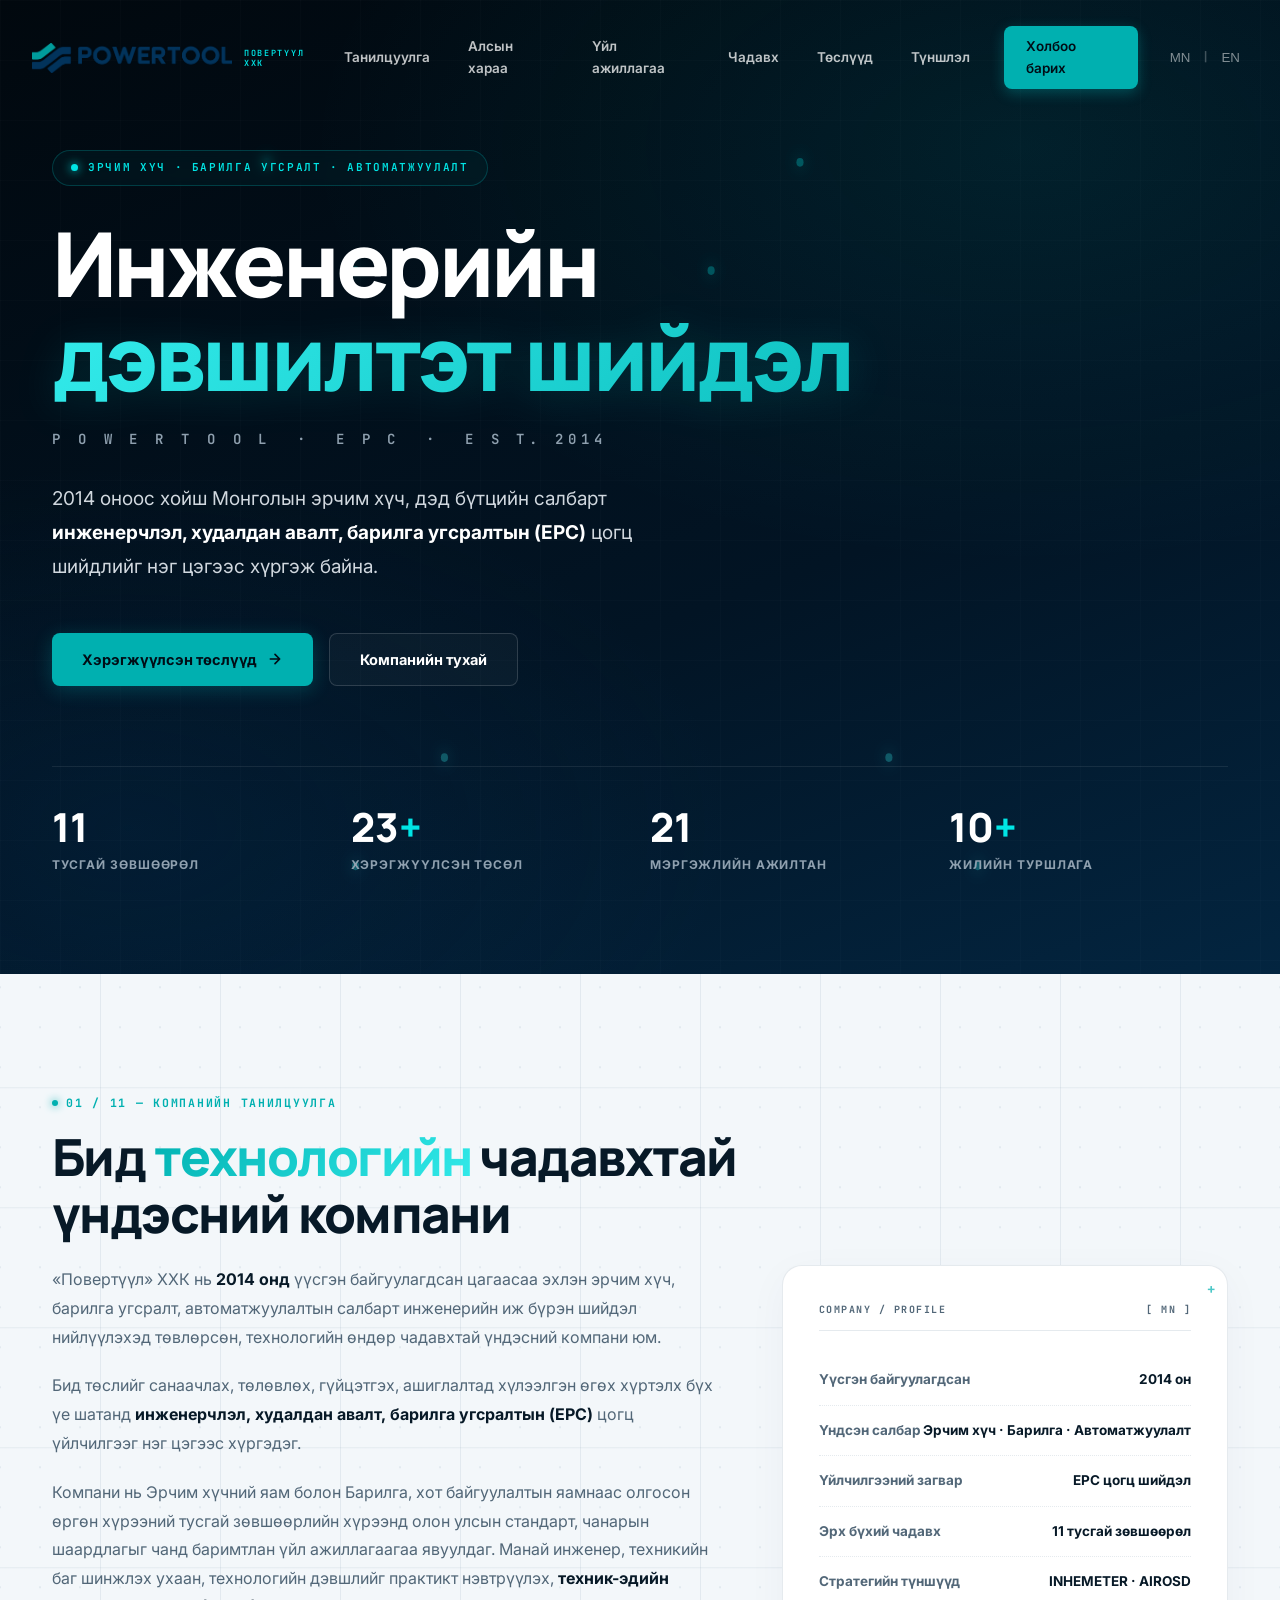
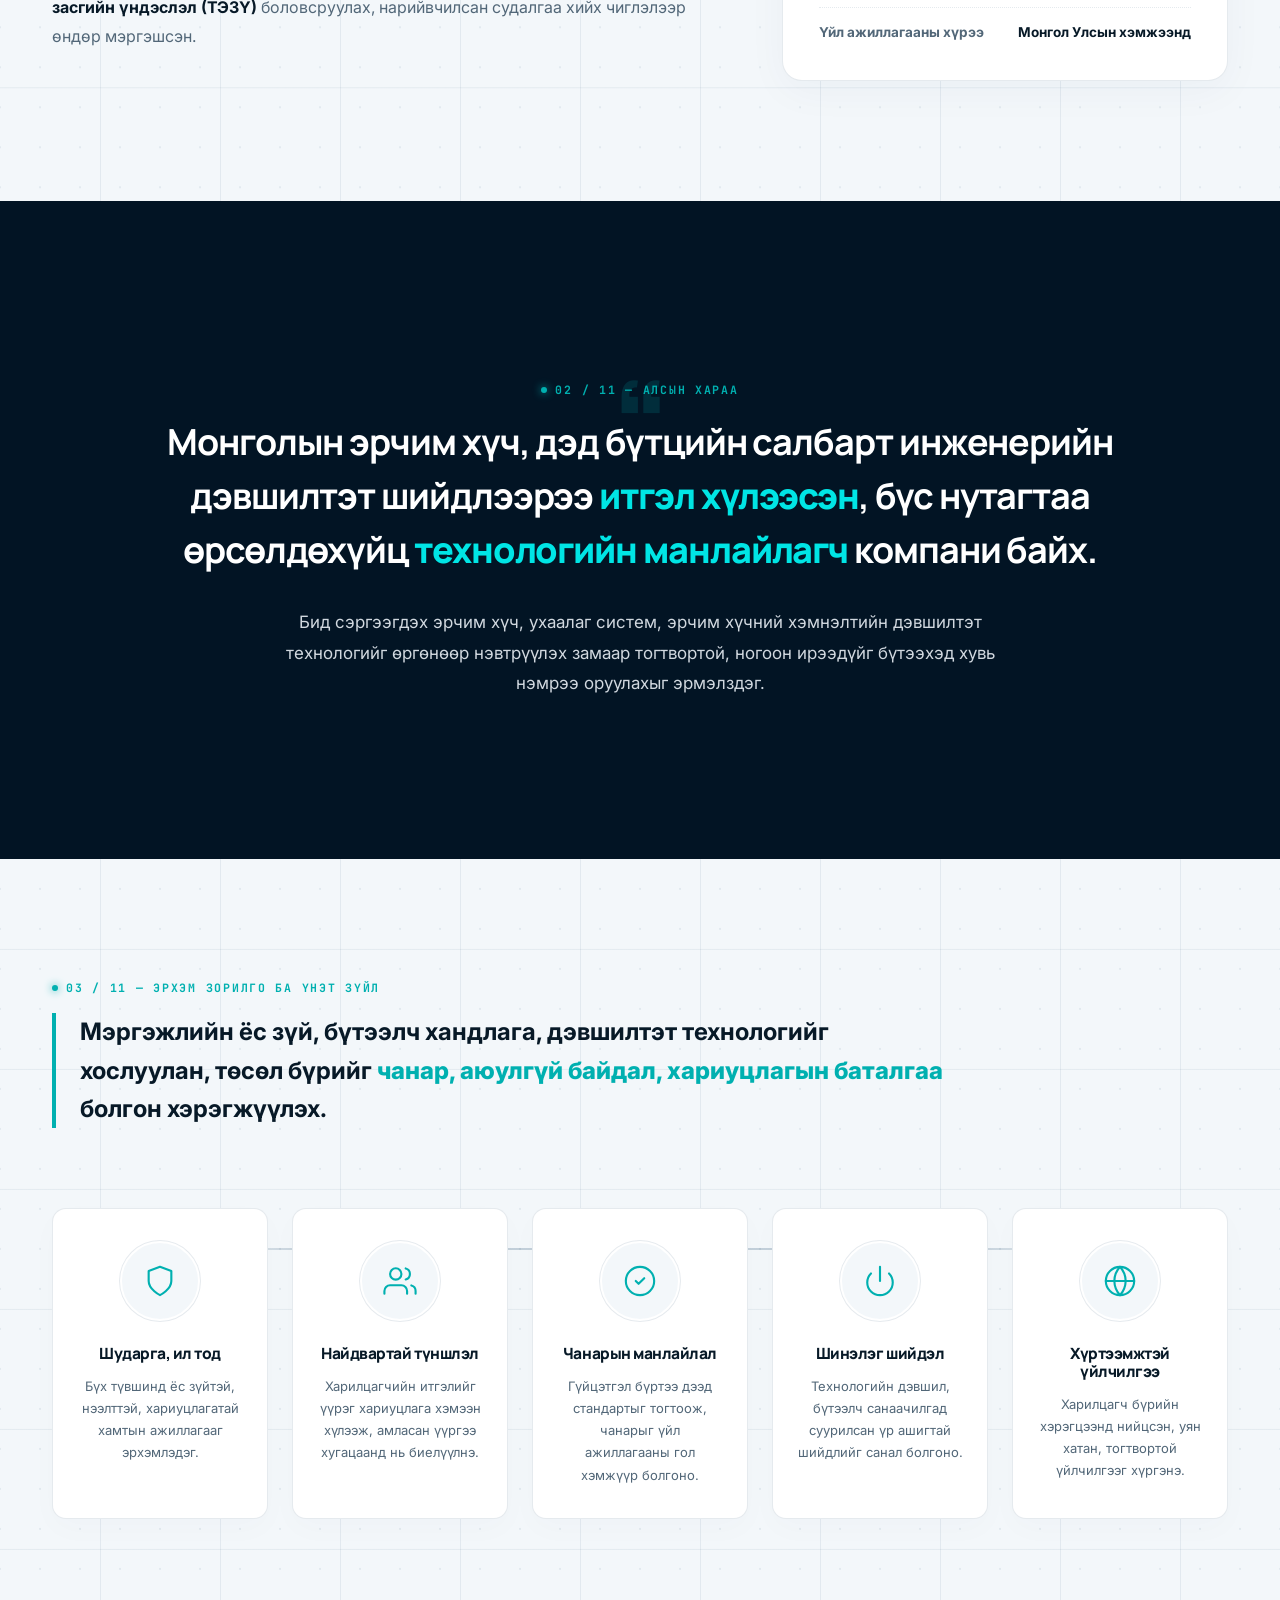
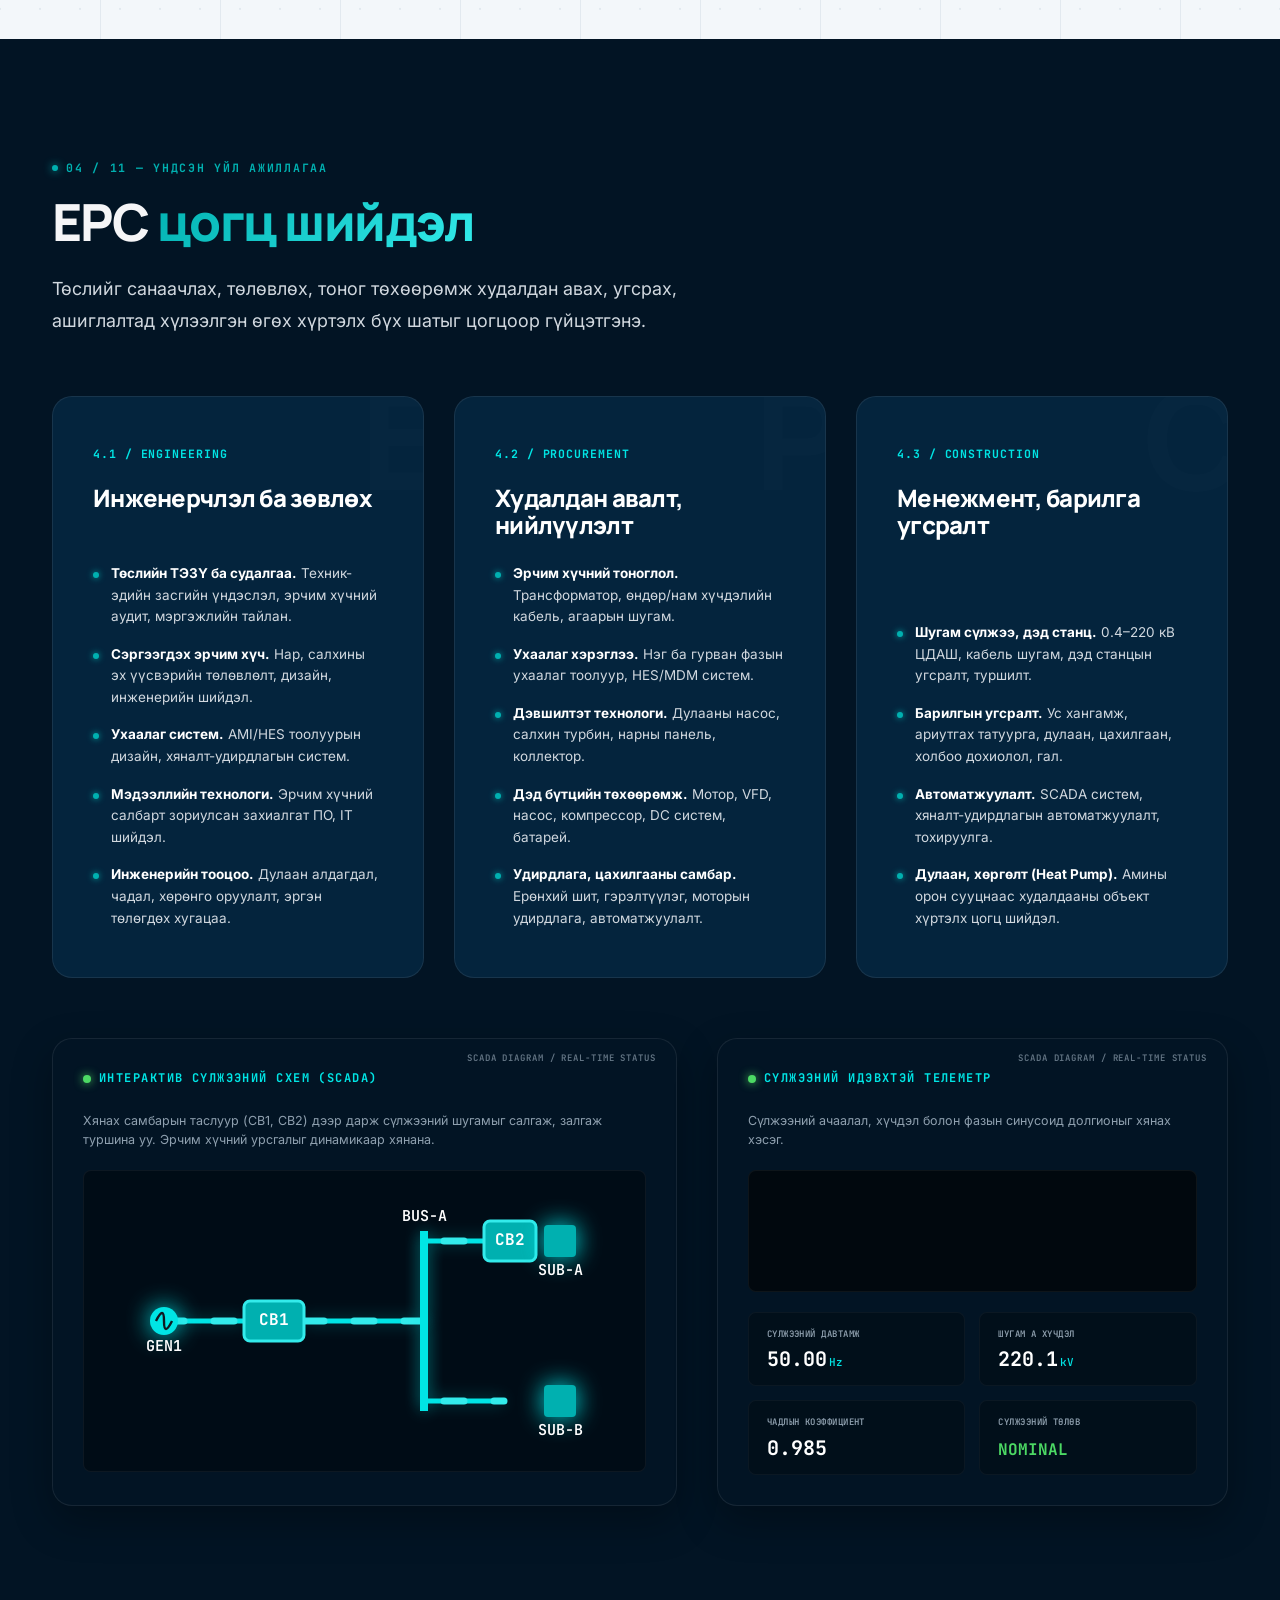
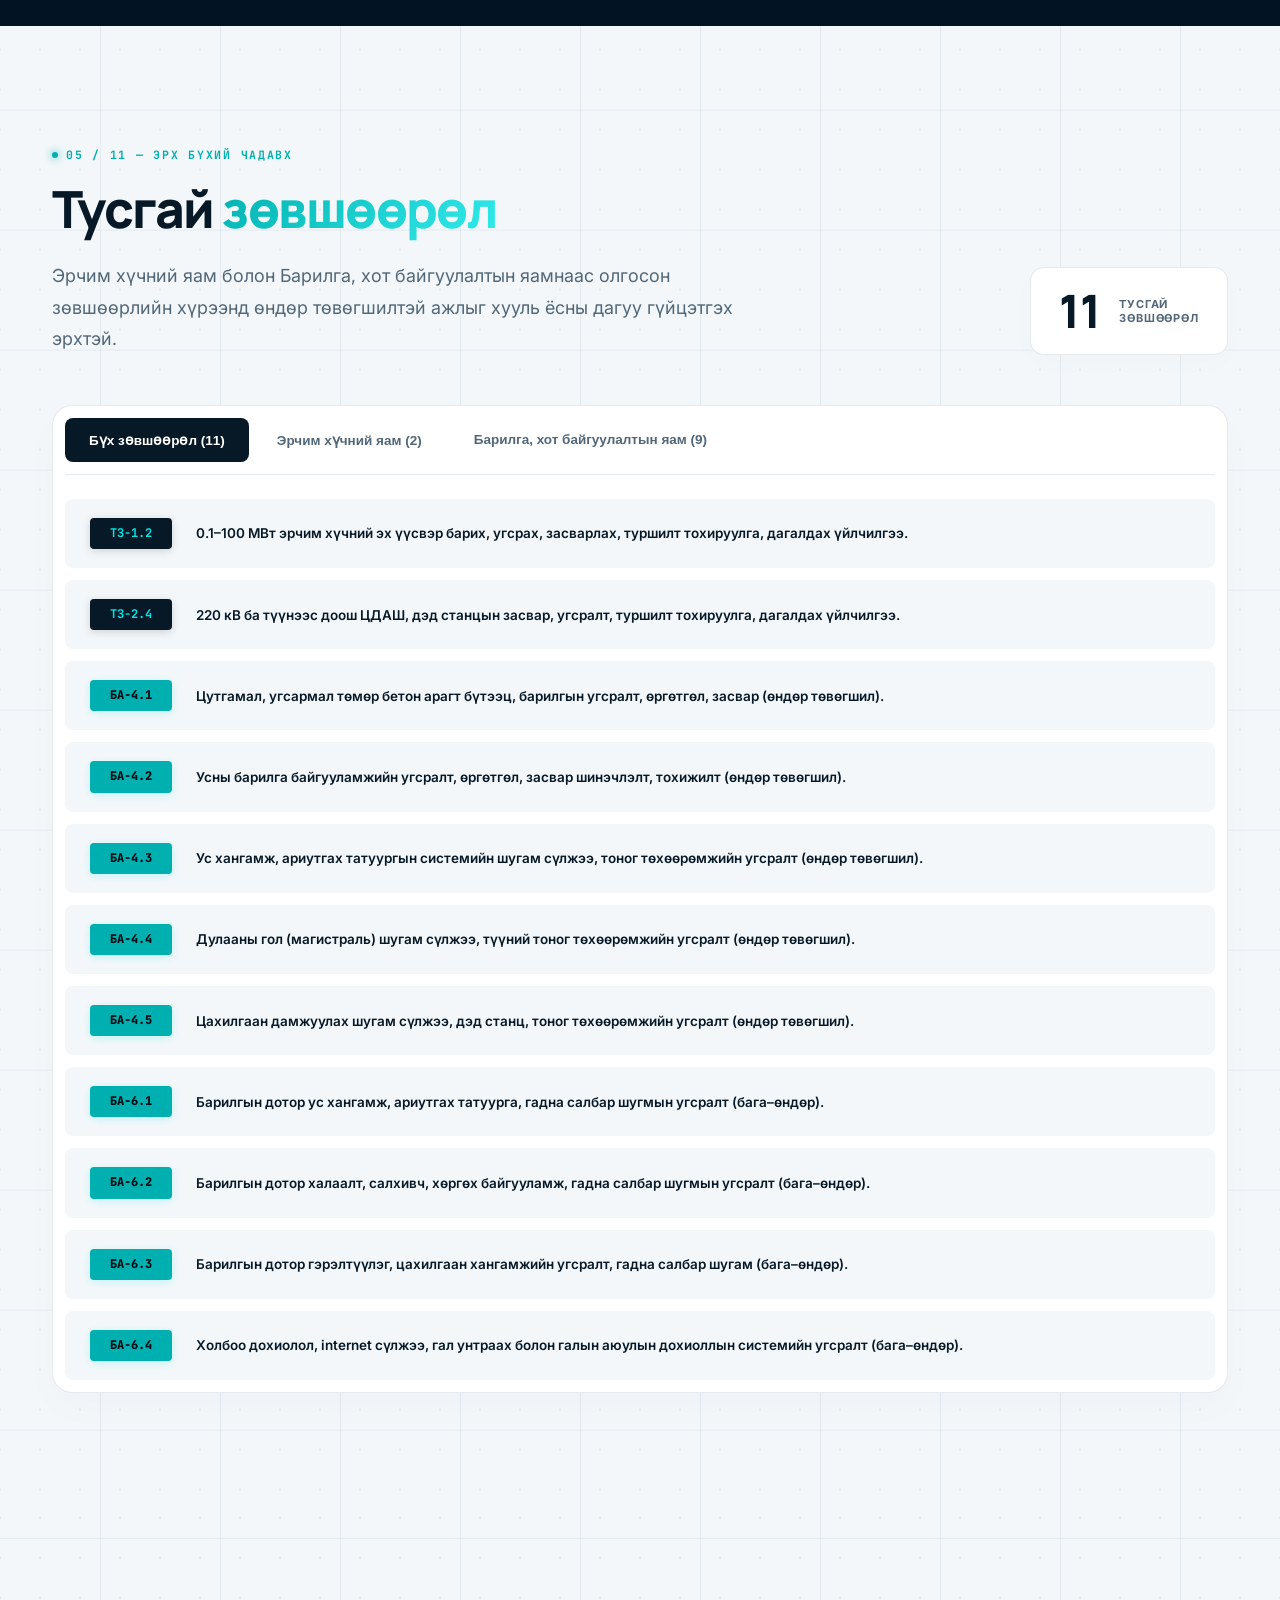
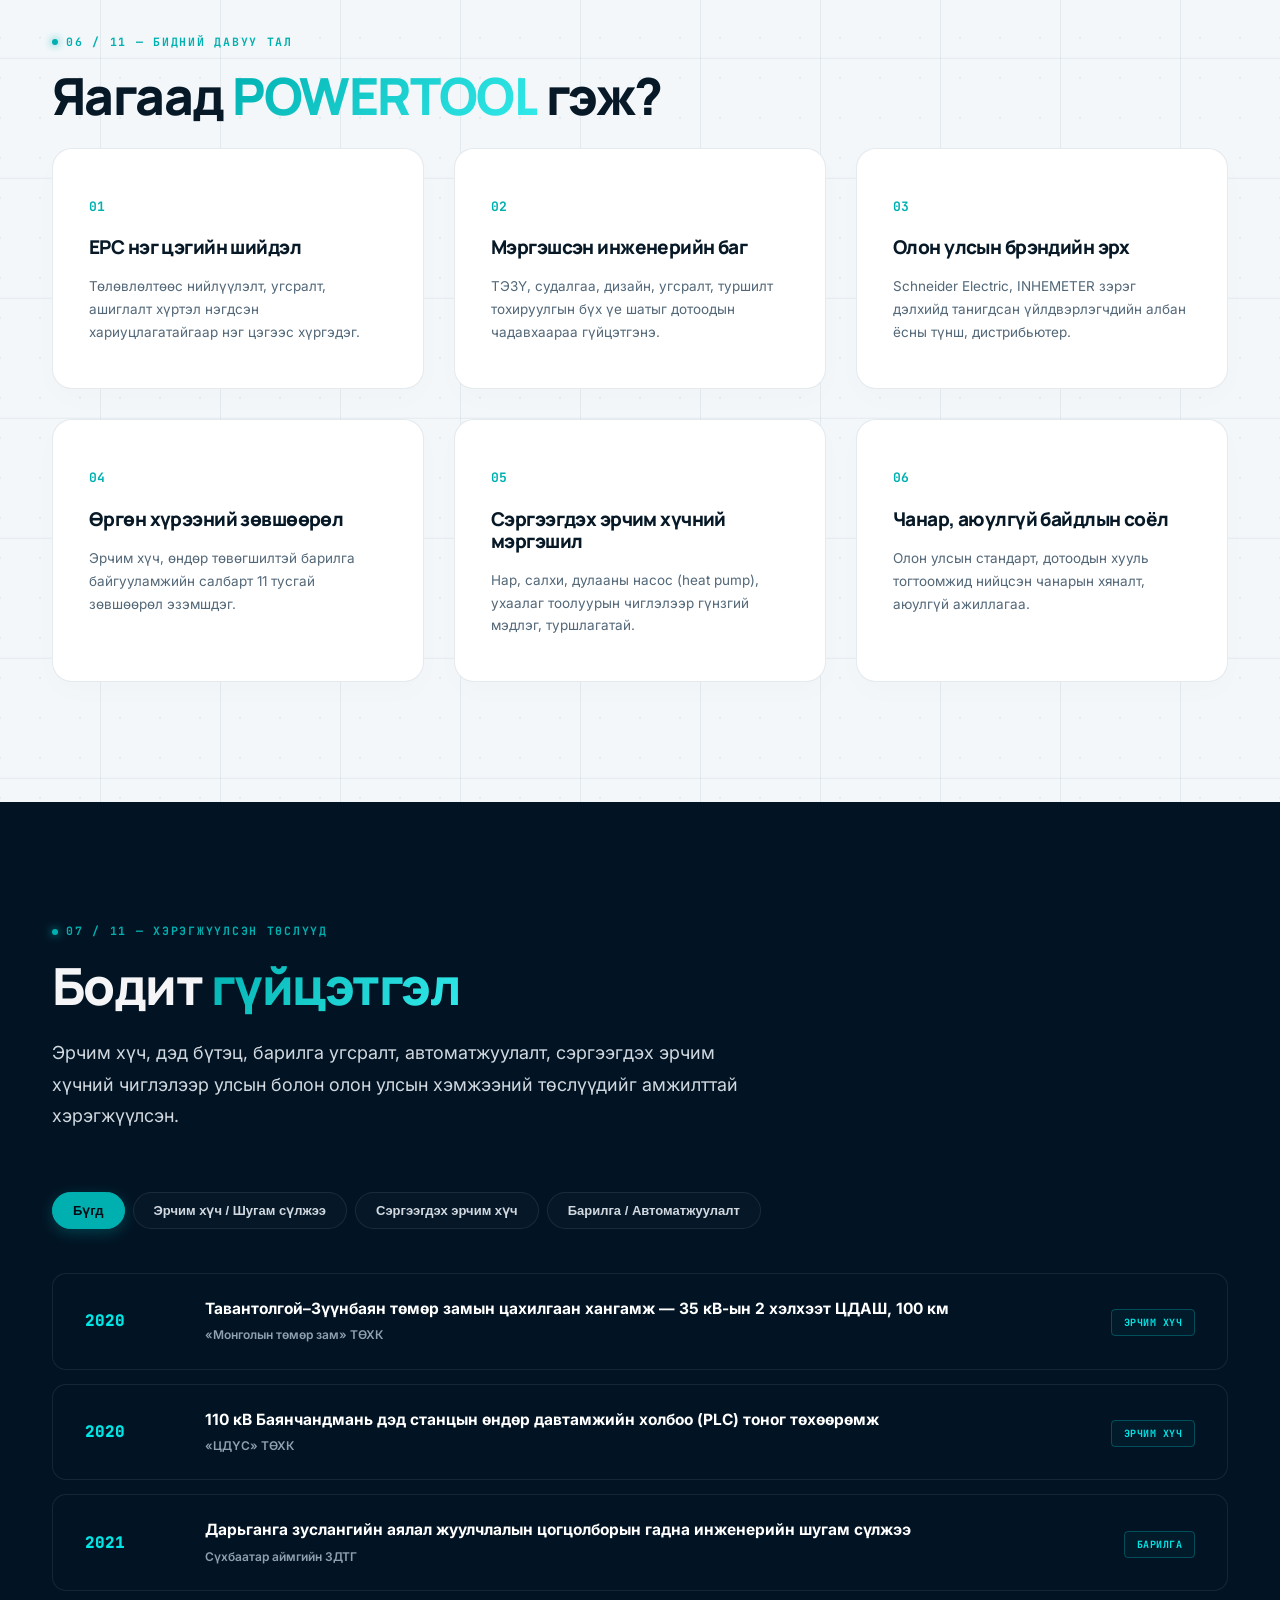
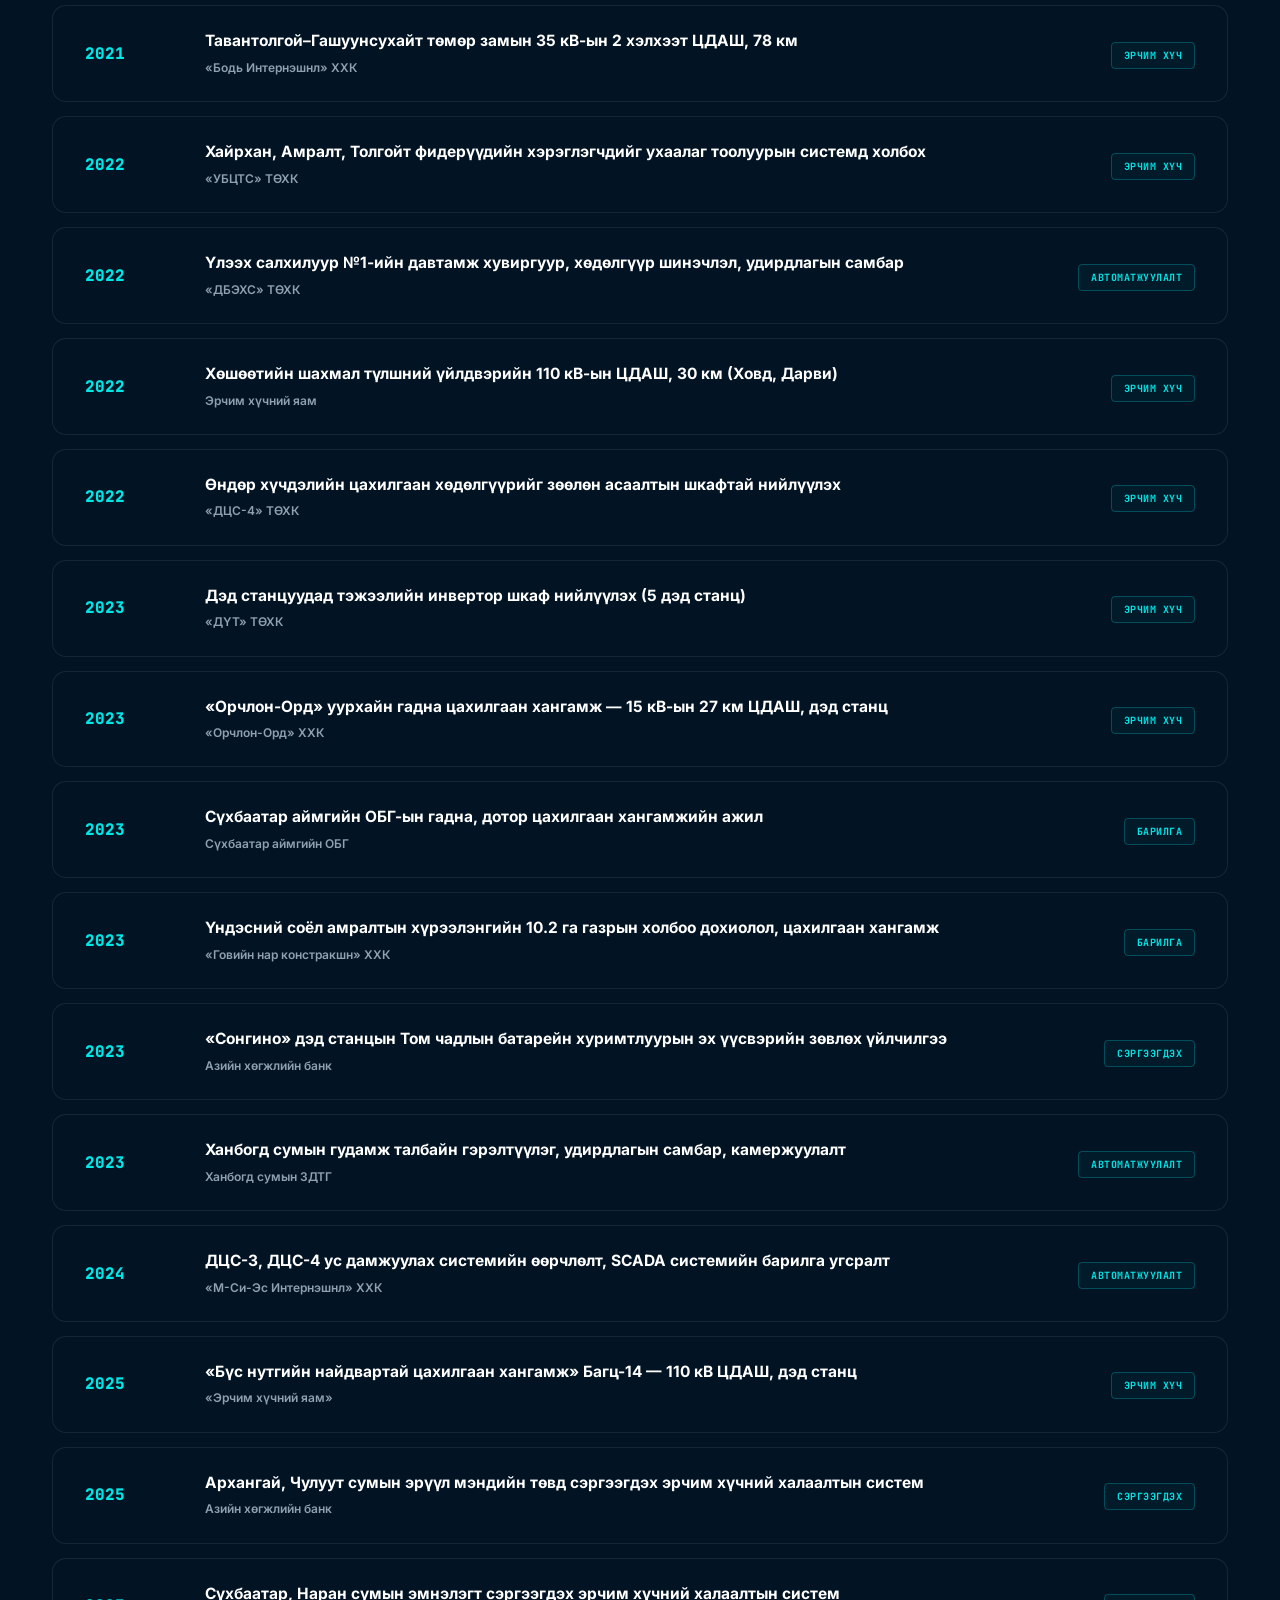
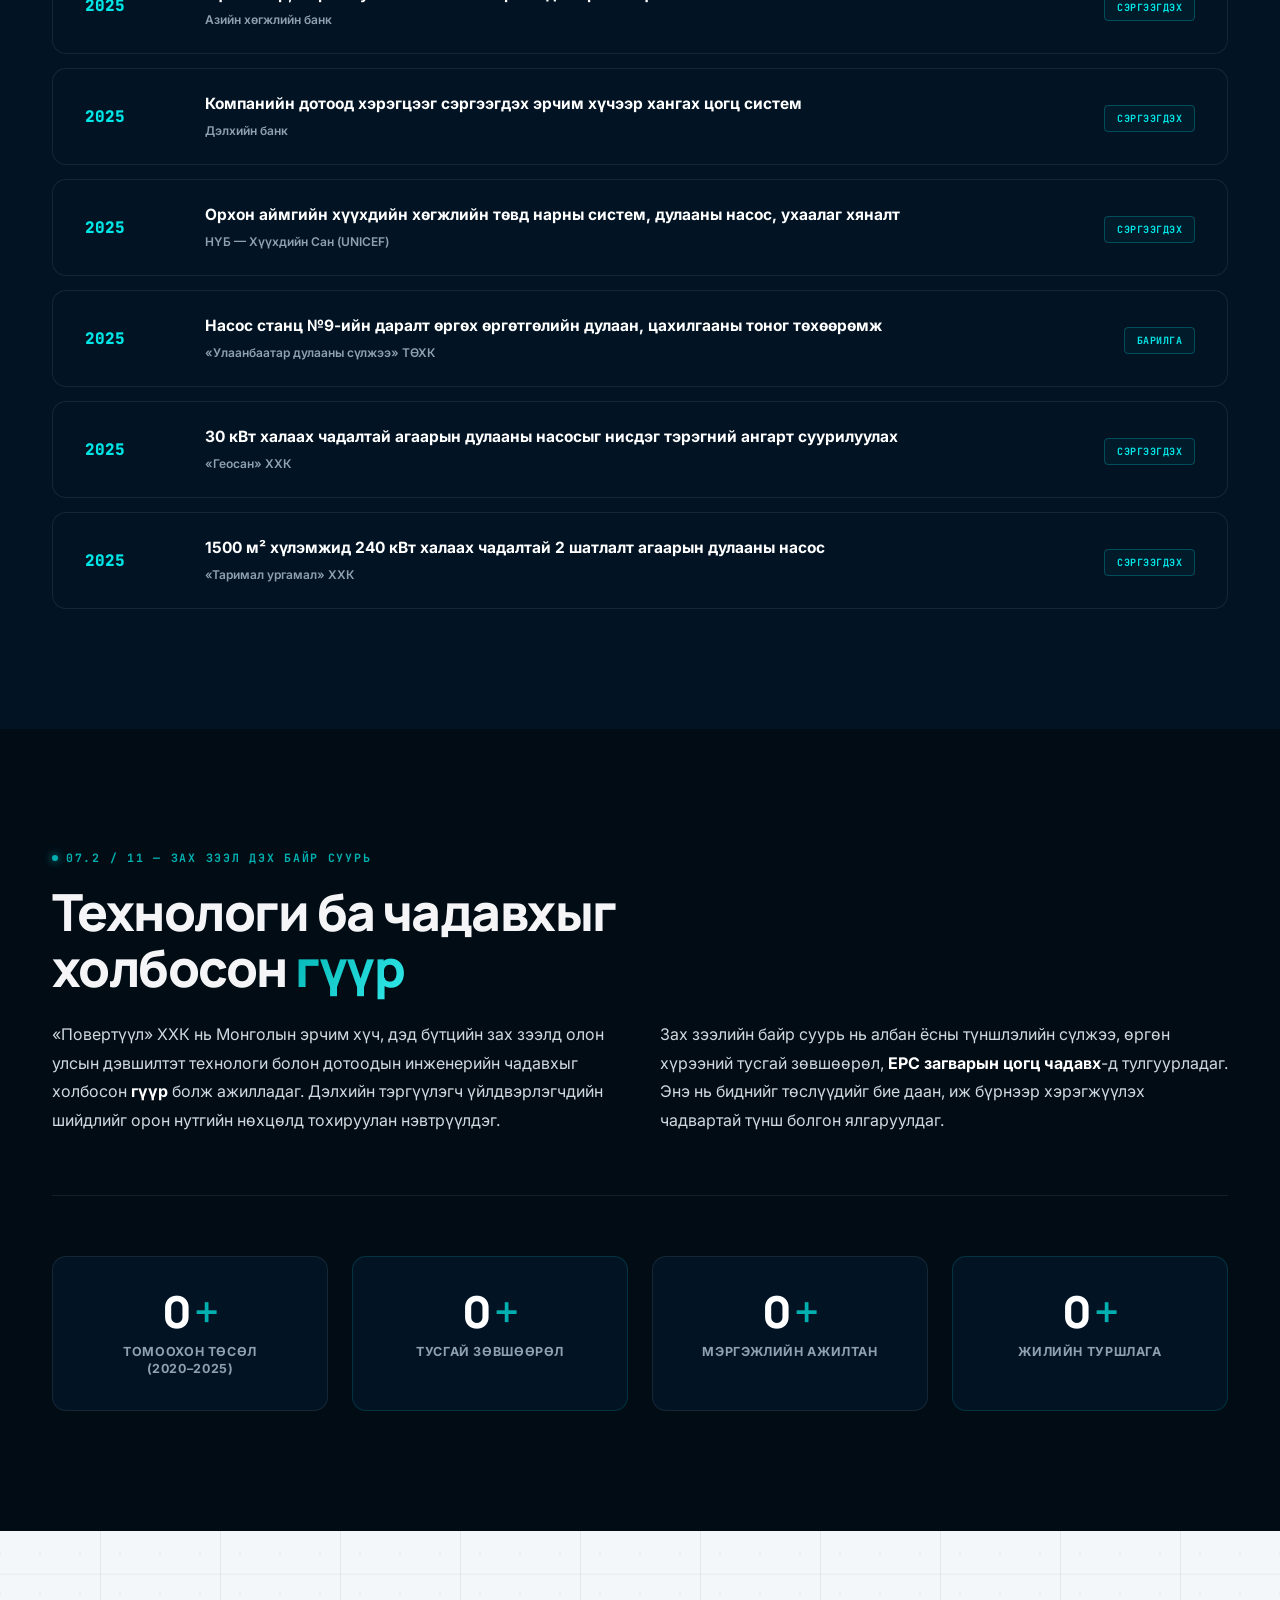
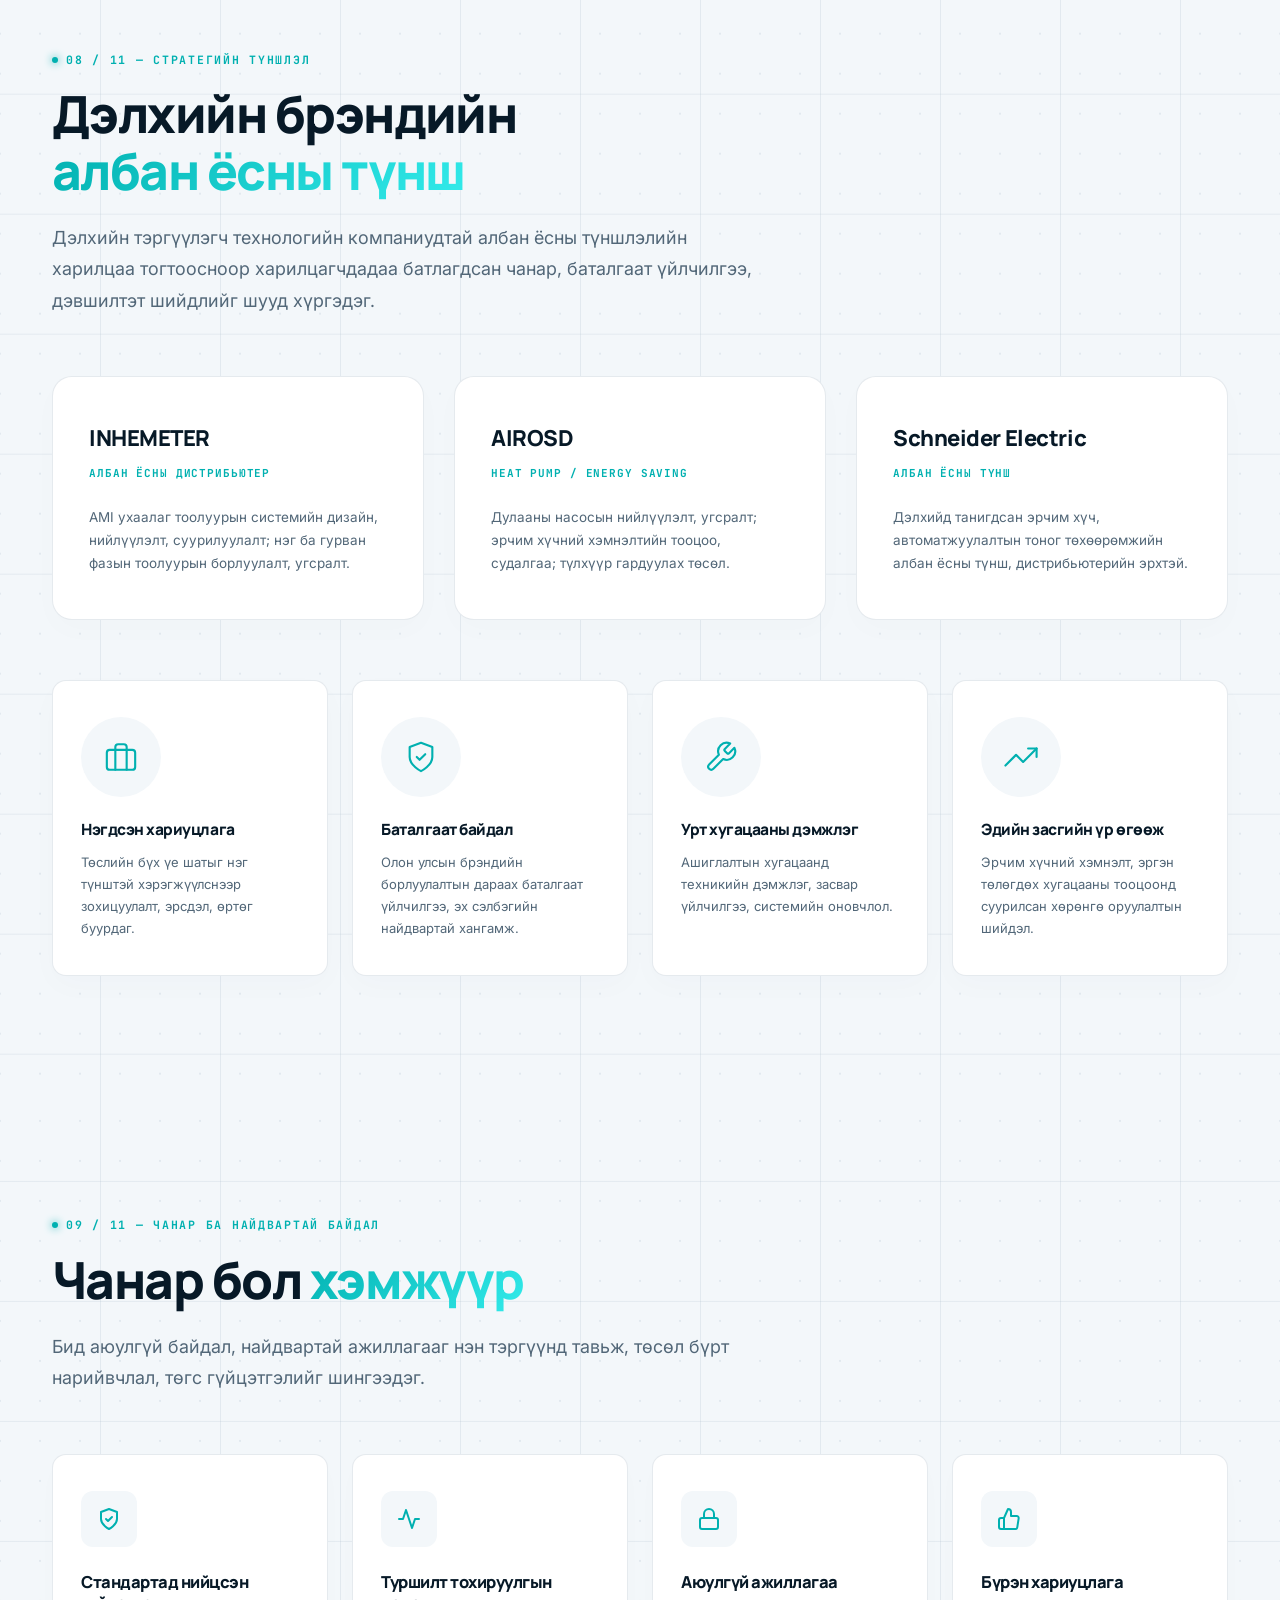
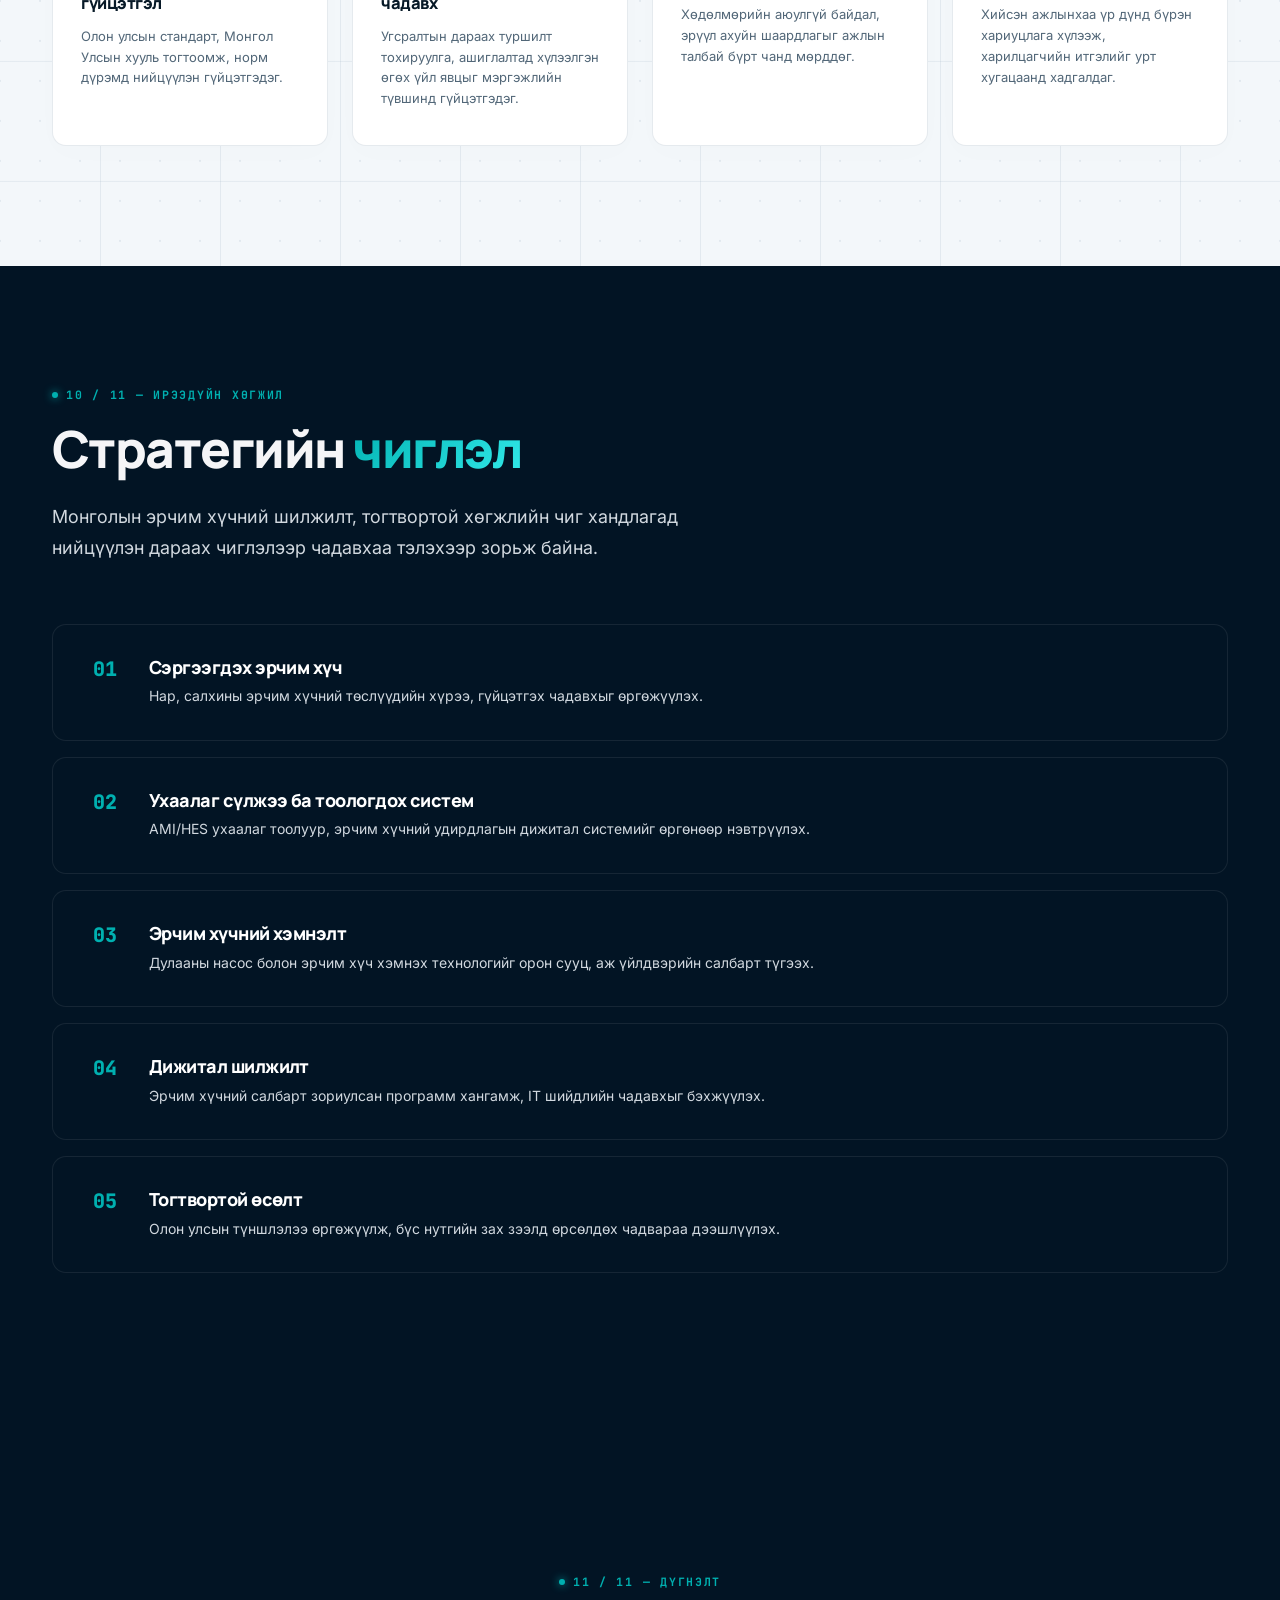
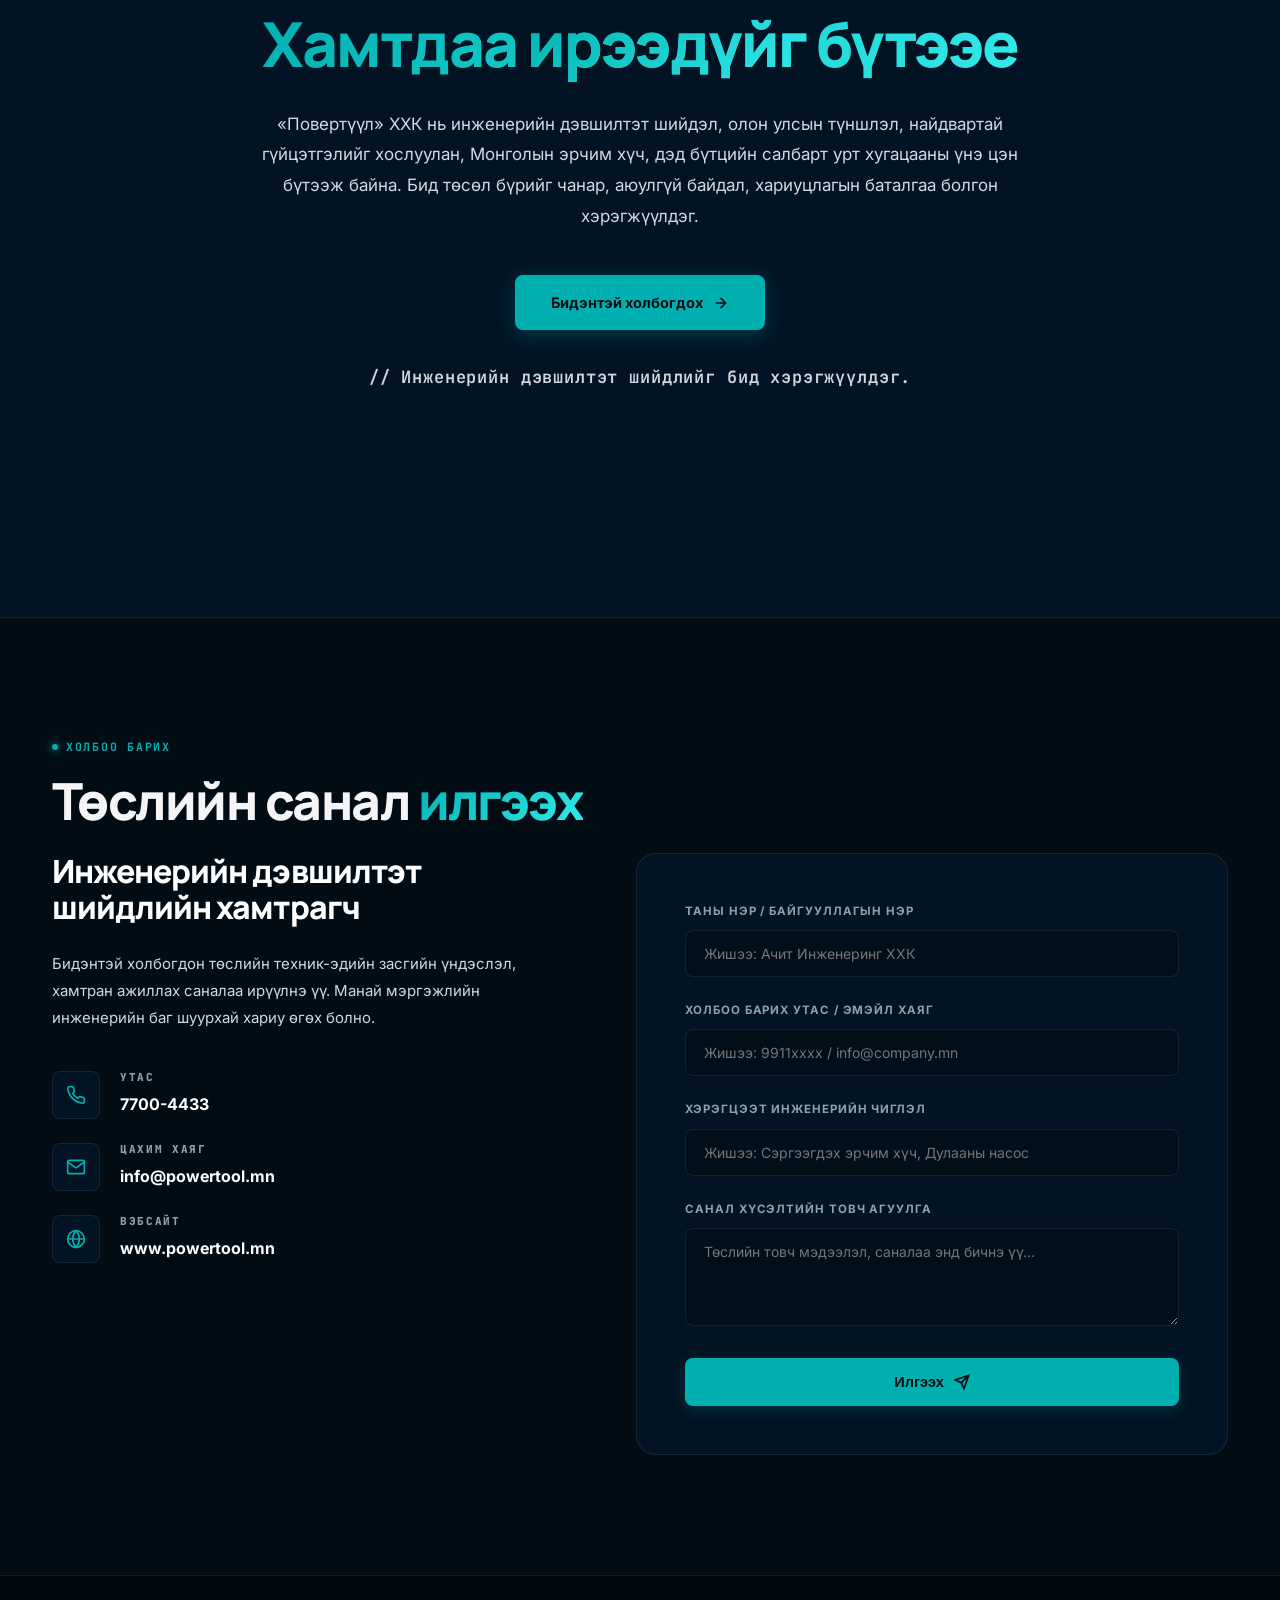
<file: powertool-website-gemini-v1.2.html>
<!DOCTYPE html>
<html lang="mn">
<head>
<meta charset="UTF-8">
<meta name="viewport" content="width=device-width, initial-scale=1.0">
<title>POWERTOOL — Инженерийн дэвшилтэт шийдэл | EPC</title>
<meta name="description" content="«Повертүүл» ХХК — Монголын эрчим хүч, барилга угсралт, автоматжуулалтын салбарт инженерчлэл, худалдан авалт, барилга угсралтын (EPC) цогц шийдэл хүргэгч үндэсний компани.">
<link rel="shortcut icon" href="logo/_mark1.png" type="image/png">
<link rel="preconnect" href="https://fonts.googleapis.com">
<link rel="preconnect" href="https://fonts.gstatic.com" crossorigin>
<link href="https://fonts.googleapis.com/css2?family=Manrope:wght@300;400;500;600;700;800&family=Inter:wght@300;400;500;600;700;800&family=JetBrains+Mono:wght@300;400;500;600;700&display=swap" rel="stylesheet">
<style>
:root {
  --bg-navy-950: #010c15;
  --bg-navy-900: #021424;
  --bg-navy-850: #021c33;
  --bg-card: #04243d;
  --bg-card-hover: #062f4f;
  --bg-light: #f3f7fa;
  --bg-white: #ffffff;
  
  --teal-500: #00b0b0;
  --teal-400: #00e5e5;
  --teal-300: #33ebeb;
  --teal-glow: rgba(0, 229, 229, 0.12);
  --teal-glow-strong: rgba(0, 229, 229, 0.35);
  
  --border-light: rgba(2, 51, 91, 0.1);
  --border-strong-light: rgba(2, 51, 91, 0.2);
  --border-dark: rgba(255, 255, 255, 0.08);
  --border-strong-dark: rgba(255, 255, 255, 0.15);
  
  --text-dark: #071927;
  --text-muted-dark: #526778;
  --text-light: #f5f5f7;
  --text-muted-light: #8fa0af;
  --text-dim: #d1d8df;
  
  --r-lg: 20px;
  --r-md: 14px;
  --r-sm: 8px;
  
  --transition: all 0.4s cubic-bezier(0.16, 1, 0.3, 1);
  --transition-fast: all 0.2s ease;
  --glow-shadow: 0 0 30px rgba(0, 229, 229, 0.15);
}

* { margin: 0; padding: 0; box-sizing: border-box; }
html { scroll-behavior: smooth; }
body {
  font-family: 'Inter', sans-serif;
  background: var(--bg-navy-950);
  color: var(--text-light);
  line-height: 1.6;
  overflow-x: hidden;
  -webkit-font-smoothing: antialiased;
}
::selection { background: var(--teal-500); color: #010c15; }

/* Scroll progress bar */
.scroll-progress {
  position: fixed;
  top: 0;
  left: 0;
  height: 3px;
  background: linear-gradient(90deg, var(--teal-500), var(--teal-300));
  width: 0%;
  z-index: 1000;
  transition: width 0.1s ease-out;
}

h1, h2, h3, h4, h5, h6 {
  font-family: 'Manrope', sans-serif;
  font-weight: 800;
  letter-spacing: -.03em;
  line-height: 1.15;
}
a { color: inherit; text-decoration: none; }
.mono { font-family: 'JetBrains Mono', monospace; }
.wrap { max-width: 1240px; margin: 0 auto; padding: 0 32px; position: relative; }

/* Dynamic Class Language switches */
html[lang="en"] .lang-mn { display: none !important; }
html[lang="mn"] .lang-en { display: none !important; }

/* ---------- NAV ---------- */
nav {
  position: fixed; top: 0; left: 0; right: 0; z-index: 100;
  display: flex; align-items: center; justify-content: space-between;
  padding: 26px 32px; transition: var(--transition);
  border-bottom: 1px solid transparent;
}
nav.scrolled {
  background: rgba(255, 255, 255, 0.88);
  backdrop-filter: blur(25px) saturate(1.6);
  border-bottom: 1px solid var(--border-light);
  padding: 16px 32px;
  box-shadow: 0 8px 30px rgba(2, 51, 91, 0.05);
}
.brand { display: flex; align-items: center; gap: 12px; }
.logo-img { height: 30px; width: auto; transition: var(--transition); }
.wm { display: flex; flex-direction: column; line-height: 1.1; }
.brand .nm { font-weight: 800; font-size: 20px; letter-spacing: .02em; color: #ffffff; }
.brand .sb { font-family: 'JetBrains Mono', monospace; font-size: 8.5px; letter-spacing: .2em; color: var(--teal-400); font-weight: 600; margin-top: 2px; }
nav.scrolled .brand .sb { color: #02335b; }

.navlinks { display: flex; gap: 6px; align-items: center; }
.navlinks a {
  font-size: 13.5px; font-weight: 600; color: rgba(255,255,255,0.75); padding: 8px 16px; border-radius: var(--r-sm); transition: var(--transition);
}
.navlinks a:hover { color: #fff; background: rgba(255,255,255,0.06); }
nav.scrolled .navlinks a { color: var(--text-muted-dark); }
nav.scrolled .navlinks a:hover { color: #02335b; background: rgba(2, 51, 91, 0.06); }
nav.scrolled .nav-cta { background: #02335b !important; color: #ffffff !important; box-shadow: none; }
nav.scrolled .nav-cta:hover { background: var(--teal-500) !important; color: #ffffff !important; }
nav.scrolled .lang-btn { color: rgba(2, 51, 91, 0.6); }
nav.scrolled .lang-btn:hover { color: #02335b; }
nav.scrolled .lang-btn.active { color: #ffffff; background: #02335b; }
nav.scrolled .lang-switch .divider { color: rgba(2, 51, 91, 0.2); }
nav.scrolled .burger span { background: #02335b; }

.nav-cta {
  margin-left: 12px;
  background: var(--teal-500) !important;
  color: #010c15 !important;
  font-weight: 700;
  padding: 10px 22px !important;
  border-radius: var(--r-sm);
  box-shadow: 0 4px 14px rgba(0, 229, 229, 0.25);
}
.nav-cta:hover {
  background: var(--teal-400) !important;
  transform: translateY(-1px);
  box-shadow: 0 6px 20px rgba(0, 229, 229, 0.4);
}

.lang-switch {
  display: inline-flex; align-items: center; gap: 4px;
  font-family: 'JetBrains Mono', monospace; font-size: 12px; font-weight: 700; margin-left: 18px;
}
.lang-btn {
  background: none; border: none; color: rgba(255,255,255,0.5); cursor: pointer;
  padding: 4px 8px; border-radius: 4px; transition: var(--transition);
}
.lang-btn:hover { color: #fff; }
.lang-btn.active { color: #010c15; background: var(--teal-400); }
.lang-switch .divider { color: rgba(255,255,255,0.25); }

.burger { display: none; flex-direction: column; gap: 6px; cursor: pointer; padding: 6px; z-index: 101; }
.burger span { width: 24px; height: 2px; background: #fff; border-radius: 2px; transition: var(--transition); }

/* ---------- HERO ---------- */
.hero {
  position: relative; min-height: 100vh; display: flex; align-items: center; overflow: hidden; padding: 150px 0 100px;
  background: 
    radial-gradient(1200px 700px at 80% 15%, rgba(0, 229, 229, 0.08), transparent 60%),
    radial-gradient(1000px 600px at 10% 85%, rgba(2, 51, 91, 0.25), transparent 60%),
    linear-gradient(160deg, #01080e 0%, #021424 60%, #032540 100%);
  color: #fff;
}
.grid-bg {
  position: absolute; inset: 0; pointer-events: none;
  background-image:
    linear-gradient(rgba(255, 255, 255, 0.015) 1px, transparent 1px),
    linear-gradient(90deg, rgba(255, 255, 255, 0.015) 1px, transparent 1px);
  background-size: 60px 60px;
  mask-image: radial-gradient(100% 100% at 50% 50%, #000 70%, transparent 100%);
  -webkit-mask-image: radial-gradient(100% 100% at 50% 50%, #000 70%, transparent 100%);
}

/* Glowing electric circuit flow */
.circuit-svg {
  position: absolute; inset: 0; width: 100%; height: 100%; pointer-events: none; opacity: 0.3;
}
.circuit-line {
  stroke: var(--teal-400); stroke-width: 1.5; fill: none; stroke-linecap: round;
  stroke-dasharray: 2000; stroke-dashoffset: 2000;
  animation: drawCircuit 12s cubic-bezier(0.4, 0, 0.2, 1) infinite;
}
.circuit-line.alt {
  stroke: var(--teal-300);
  animation-delay: 4s;
}
.circuit-node {
  fill: var(--teal-400); filter: drop-shadow(0 0 8px var(--teal-400));
}
.circuit-node.alt {
  fill: var(--teal-300); filter: drop-shadow(0 0 8px var(--teal-300));
}

@keyframes drawCircuit {
  0% { stroke-dashoffset: 2000; opacity: 0; }
  5% { opacity: 0.8; }
  50% { stroke-dashoffset: 0; opacity: 0.8; }
  95% { opacity: 0.8; }
  100% { stroke-dashoffset: -2000; opacity: 0; }
}

.hero-inner { position: relative; z-index: 5; width: 100%; }
.hero-tag {
  display: inline-flex; align-items: center; gap: 10px;
  font-family: 'JetBrains Mono', monospace; font-size: 11px; font-weight: 600;
  letter-spacing: .15em; text-transform: uppercase; color: var(--teal-400);
  border: 1px solid rgba(0, 229, 229, 0.2); border-radius: 30px;
  padding: 8px 18px; margin-bottom: 30px; background: rgba(0, 229, 229, 0.04);
  backdrop-filter: blur(5px);
}
.hero-tag .pulse {
  width: 7px; height: 7px; border-radius: 50%;
  background: var(--teal-400); box-shadow: 0 0 10px var(--teal-400);
  animation: pulse 2s infinite;
}
@keyframes pulse {
  0%, 100% { opacity: 1; transform: scale(1); }
  50% { opacity: .2; transform: scale(0.85); }
}

.hero h1 {
  font-size: clamp(44px, 7vw, 92px); font-weight: 800; letter-spacing: -.04em; margin-bottom: 24px; color: #fff; line-height: 1.05;
}
.hero h1 .l2 {
  color: var(--teal-400); display: block;
  background: linear-gradient(135deg, var(--teal-300), var(--teal-500));
  -webkit-background-clip: text; -webkit-text-fill-color: transparent;
  filter: drop-shadow(0 4px 20px rgba(0, 229, 229, 0.15));
}
.hero .coord {
  font-family: 'JetBrains Mono', monospace; font-weight: 600;
  font-size: clamp(11px, 1.3vw, 14px); letter-spacing: .35em;
  color: var(--text-muted-light); margin-bottom: 32px;
}
.hero p.lead {
  font-size: clamp(16px, 1.7vw, 19px); color: var(--text-dim);
  max-width: 620px; margin-bottom: 48px; line-height: 1.8;
}
.hero p.lead b { color: #fff; font-weight: 700; }

.hero-cta { display: flex; gap: 16px; flex-wrap: wrap; }
.btn {
  display: inline-flex; align-items: center; gap: 10px;
  font-size: 14.5px; font-weight: 700; padding: 14px 30px;
  border-radius: var(--r-sm); transition: var(--transition);
  cursor: pointer; position: relative; overflow: hidden;
}
.btn-primary {
  background: var(--teal-500); color: #010c15;
  box-shadow: 0 4px 20px rgba(0, 229, 229, 0.2);
}
.btn-primary:hover {
  background: var(--teal-400); transform: translateY(-2px);
  box-shadow: 0 6px 26px rgba(0, 229, 229, 0.35);
}
.btn-ghost {
  border: 1px solid var(--border-strong-dark); color: #fff;
  background: rgba(255, 255, 255, 0.03);
}
.btn-ghost:hover {
  background: rgba(255, 255, 255, 0.08); border-color: rgba(255, 255, 255, 0.3);
  transform: translateY(-2px);
}
.btn svg { transition: var(--transition); }
.btn:hover svg { transform: translateX(3px); }

.hero-rail {
  display: flex; justify-content: space-between; margin-top: 80px;
  border-top: 1px solid var(--border-dark); padding-top: 40px; gap: 20px;
  flex-wrap: wrap;
}
.hero-rail .m { flex: 1 1 20%; min-width: 140px; }
.hero-rail .v {
  font-family: 'Manrope', sans-serif; font-size: 40px; font-weight: 800;
  color: #fff; line-height: 1; margin-bottom: 8px;
}
.hero-rail .v span.u { color: var(--teal-400); }
.hero-rail .k { font-size: 12px; font-weight: 700; text-transform: uppercase; color: var(--text-muted-light); letter-spacing: .08em; }

/* ---------- SECTIONS ---------- */
section { padding: 120px 0; position: relative; }
section.dark { background: var(--bg-navy-900); }
section.alt { background: var(--bg-light); color: var(--text-dark); }

/* Blueprint grid overlay for light sections */
section.alt::before {
  content: ''; position: absolute; inset: 0; pointer-events: none;
  background-image: 
    radial-gradient(var(--border-light) 1.5px, transparent 1.5px),
    linear-gradient(var(--border-light) 1px, transparent 1px),
    linear-gradient(90deg, var(--border-light) 1px, transparent 1px);
  background-size: 40px 40px, 120px 120px, 120px 120px;
  background-position: center; opacity: 0.65;
}

.eyebrow-sec {
  display: flex; align-items: center; gap: 8px;
  font-family: 'JetBrains Mono', monospace; font-size: 11.5px; font-weight: 700;
  letter-spacing: .15em; color: var(--teal-500); text-transform: uppercase;
  margin-bottom: 16px;
}
.eyebrow-sec::before {
  content: ''; display: inline-block; width: 6px; height: 6px; border-radius: 50%; background: var(--teal-500);
  box-shadow: 0 0 8px var(--teal-500);
}
.sec-title {
  font-size: clamp(32px, 4vw, 54px); font-weight: 800; line-height: 1.1; margin-bottom: 24px; letter-spacing: -.03em;
}
section.alt .sec-title { color: var(--text-dark); }
.sec-title span.ac {
  background: linear-gradient(135deg, var(--teal-500), var(--teal-300));
  -webkit-background-clip: text; -webkit-text-fill-color: transparent;
}
.sec-intro {
  font-size: clamp(15.5px, 1.5vw, 18px); color: var(--text-dim); max-width: 720px; line-height: 1.75; margin-bottom: 60px;
}
section.alt .sec-intro { color: var(--text-muted-dark); }

/* ---------- 01 ABOUT ---------- */
.about-grid {
  display: grid; grid-template-columns: 1.2fr 0.8fr; gap: 60px; align-items: start;
}
.about-grid p { font-size: 16px; margin-bottom: 20px; line-height: 1.8; color: var(--text-muted-dark); }
.about-grid p b { color: var(--text-dark); font-weight: 700; }
.about-grid p:last-child { margin-bottom: 0; }

.spec {
  background: var(--bg-white); border: 1px solid var(--border-light);
  border-radius: var(--r-lg); padding: 36px; position: relative;
  box-shadow: 0 10px 40px rgba(2, 51, 91, 0.04);
}
/* Blueprint styling details */
.spec::after {
  content: '+'; position: absolute; font-family: 'JetBrains Mono', monospace; font-size: 14px;
  color: var(--teal-500); font-weight: 600; top: 12px; right: 12px; opacity: 0.7;
}
.spec .sh { font-family: 'JetBrains Mono', monospace; font-size: 10px; font-weight: 700; color: var(--text-muted-dark); letter-spacing: .15em; margin-bottom: 24px; padding-bottom: 12px; border-bottom: 1px solid var(--border-light); display: flex; justify-content: space-between; }
.spec .row { display: flex; justify-content: space-between; padding: 14px 0; border-bottom: 1px dotted var(--border-light); font-size: 13.5px; }
.spec .row:last-child { border-bottom: none; padding-bottom: 0; }
.spec .row .k { font-weight: 700; color: var(--text-muted-dark); }
.spec .row .v { font-weight: 700; color: var(--text-dark); text-align: right; }

/* ---------- 02 VISION ---------- */
.quote-big { text-align: center; max-width: 960px; padding: 40px 0; }
.quote-big .mk {
  font-family: 'Manrope', sans-serif; font-size: 120px; font-weight: 800; line-height: 1;
  color: rgba(0, 229, 229, 0.12); display: block; margin-bottom: -40px; height: 60px;
}
.quote-big h2 { font-size: clamp(22px, 3vw, 36px); font-weight: 700; line-height: 1.5; color: #fff; margin-bottom: 30px; }
.quote-big h2 span.hl { color: var(--teal-400); font-weight: 800; }
.quote-big p { font-size: 17px; color: var(--text-dim); line-height: 1.8; max-width: 740px; margin: 0 auto; }

/* ---------- 03 MISSION & VALUES ---------- */
.mission-banner {
  font-size: clamp(18px, 2vw, 24px); font-weight: 700; line-height: 1.6; color: var(--text-dark);
  margin-bottom: 80px; padding-left: 24px; border-left: 4px solid var(--teal-500); max-width: 900px;
}
.mission-banner span.ac { color: var(--teal-500); font-weight: 800; }

.val-grid {
  display: grid; grid-template-columns: repeat(5, 1fr); gap: 24px; position: relative; z-index: 2;
}
/* Grid timeline line running behind icons on desktop */
.val-grid::before {
  content: ''; position: absolute; top: 40px; left: 10%; right: 10%; height: 2px;
  background: linear-gradient(90deg, transparent, var(--border-strong-light) 15%, var(--border-strong-light) 85%, transparent);
  z-index: -1;
}
.val-grid .val {
  background: var(--bg-white); border: 1px solid var(--border-light);
  border-radius: var(--r-md); padding: 32px 24px; transition: var(--transition);
  display: flex; flex-direction: column; align-items: center; text-align: center;
  box-shadow: 0 10px 30px rgba(2, 51, 91, 0.02);
}
.val-grid .val:hover {
  transform: translateY(-8px); border-color: var(--teal-500);
  box-shadow: 0 20px 45px rgba(0, 229, 229, 0.08);
}
.val-grid .val .ic {
  width: 80px; height: 80px; border-radius: 50%; background: var(--bg-light);
  color: var(--teal-500); display: flex; align-items: center; justify-content: center;
  margin-bottom: 24px; transition: var(--transition); border: 2px solid var(--bg-white);
  box-shadow: 0 0 0 1px var(--border-light);
}
.val-grid .val:hover .ic {
  background: var(--teal-500); color: #010c15; transform: scale(1.05);
  box-shadow: 0 0 0 6px rgba(0, 229, 229, 0.15);
}
.val-grid .val .ic svg { width: 34px; height: 34px; stroke-width: 1.5; }
.val-grid .val h4 { font-size: 15.5px; font-weight: 800; color: var(--text-dark); margin-bottom: 12px; }
.val-grid .val p { font-size: 13px; color: var(--text-muted-dark); line-height: 1.7; }

/* ---------- 04 OPERATIONS ---------- */
.op-grid {
  display: grid; grid-template-columns: repeat(3, 1fr); gap: 30px;
}
.op {
  background: var(--bg-card); border: 1px solid var(--border-dark);
  border-radius: var(--r-lg); padding: 48px 40px; transition: var(--transition);
  position: relative; overflow: hidden; display: flex; flex-direction: column;
}
.op:hover {
  transform: translateY(-8px); border-color: rgba(0, 229, 229, 0.3);
  box-shadow: 0 20px 50px rgba(0, 0, 0, 0.3), var(--glow-shadow);
}
/* Cyberpunk glowing card highlight */
.op::after {
  content: ''; position: absolute; inset: 0; pointer-events: none; border-radius: inherit;
  border: 2px solid transparent; background: linear-gradient(135deg, var(--teal-500), var(--teal-300)) border-box;
  -webkit-mask: linear-gradient(#fff 0 0) padding-box, linear-gradient(#fff 0 0);
  -webkit-mask-composite: xor; mask-composite: exclude; opacity: 0; transition: var(--transition);
}
.op:hover::after { opacity: 0.7; }

.op .epc {
  position: absolute; right: -20px; top: -30px; font-family: 'Manrope', sans-serif;
  font-size: 140px; font-weight: 800; color: rgba(255, 255, 255, 0.012);
  line-height: 1; pointer-events: none; user-select: none; transition: var(--transition);
}
.op:hover .epc { color: rgba(0, 229, 229, 0.035); transform: scale(1.05) translate(-10px, 10px); }

.op .num { font-family: 'JetBrains Mono', monospace; font-size: 11.5px; font-weight: 700; color: var(--teal-400); letter-spacing: .08em; margin-bottom: 20px; }
.op h3 { font-size: 24px; font-weight: 800; color: #fff; margin-bottom: 24px; }
.op ul { list-style: none; margin-top: auto; display: flex; flex-direction: column; gap: 16px; z-index: 2; }
.op ul li {
  position: relative;
  font-size: 13.5px;
  color: var(--text-dim);
  padding-left: 18px;
  line-height: 1.6;
}
.op ul li::before {
  content: ''; position: absolute; left: 0; top: 9px; width: 6px; height: 6px; border-radius: 50%;
  background: var(--teal-500);
  box-shadow: 0 0 6px var(--teal-500);
}
.op ul li b { color: #fff; font-weight: 700; }

/* ---------- INTERACTIVE ENGINEERING PANEL (SCADA & TELEMETRY) ---------- */
.eng-dashboard {
  display: grid; grid-template-columns: 1.1fr 0.9fr; gap: 40px; margin-top: 60px;
}
.eng-panel {
  background: #021424; border: 1px solid var(--border-dark); border-radius: var(--r-lg);
  padding: 30px; box-shadow: 0 15px 40px rgba(0,0,0,0.3); position: relative;
  overflow: hidden;
}
.eng-panel::before {
  content: 'SCADA DIAGRAM / REAL-TIME STATUS'; position: absolute; top: 12px; right: 20px;
  font-family: 'JetBrains Mono', monospace; font-size: 9px; font-weight: 600; color: var(--text-muted-light);
  letter-spacing: .1em; opacity: 0.7;
}
.panel-title {
  font-family: 'JetBrains Mono', monospace; font-size: 12px; font-weight: 700;
  color: var(--teal-400); text-transform: uppercase; letter-spacing: .12em;
  margin-bottom: 24px; display: flex; align-items: center; gap: 8px;
}
.panel-title .pulse-dot {
  width: 8px; height: 8px; border-radius: 50%; background: #4cd964;
  box-shadow: 0 0 10px #4cd964; animation: pulse 1.5s infinite;
}

/* SCADA Substation SVG layout */
.scada-container {
  width: 100%; height: auto; min-height: 250px; background: rgba(1, 8, 14, 0.6);
  border: 1px solid rgba(255,255,255,0.05); border-radius: var(--r-sm);
  padding: 20px; display: flex; align-items: center; justify-content: center;
}
.scada-svg { width: 100%; max-width: 480px; height: auto; }
.scada-line { stroke: #4e5e6e; stroke-width: 2.5; fill: none; transition: stroke 0.3s ease; }
.scada-line.active { stroke: var(--teal-400); filter: drop-shadow(0 0 4px var(--teal-glow-strong)); }
.scada-glow-flow {
  stroke: var(--teal-300); stroke-width: 3.5; fill: none; stroke-linecap: round;
  stroke-dasharray: 10, 15; stroke-dashoffset: 0;
  animation: scadaFlow 2s linear infinite; display: none;
}
.scada-glow-flow.active { display: block; }
@keyframes scadaFlow {
  to { stroke-dashoffset: -50; }
}

.scada-breaker { cursor: pointer; transition: transform 0.2s ease; }
.scada-breaker:hover { transform: scale(1.08); }
.scada-breaker rect { fill: #3a4b5c; stroke: #4e5e6e; stroke-width: 1.5; transition: fill 0.3s, stroke 0.3s; }
.scada-breaker.on rect { fill: var(--teal-500); stroke: var(--teal-300); }
.scada-breaker text { font-family: 'JetBrains Mono', monospace; font-size: 8px; fill: #fff; font-weight: 700; text-anchor: middle; pointer-events: none; }

.scada-node { fill: #3a4b5c; transition: fill 0.3s; }
.scada-node.active { fill: var(--teal-400); filter: drop-shadow(0 0 6px var(--teal-400)); }

.scada-label { font-family: 'JetBrains Mono', monospace; font-size: 7.5px; fill: var(--text-muted-light); font-weight: 600; }
.scada-label.active { fill: #fff; }

/* Oscilloscope panel */
.telemetry-grid {
  display: grid; grid-template-columns: repeat(2, 1fr); gap: 14px; margin-top: 20px;
}
.tel-card {
  background: rgba(1, 8, 14, 0.4); border: 1px solid rgba(255,255,255,0.04);
  border-radius: var(--r-sm); padding: 14px 18px; display: flex; flex-direction: column;
}
.tel-card .lbl { font-family: 'JetBrains Mono', monospace; font-size: 9px; font-weight: 600; color: var(--text-muted-light); letter-spacing: .05em; text-transform: uppercase; margin-bottom: 6px; }
.tel-card .val { font-family: 'JetBrains Mono', monospace; font-size: 20px; font-weight: 700; color: #fff; line-height: 1.2; }
.tel-card .val span.unit { font-size: 11px; font-weight: 500; color: var(--teal-400); margin-left: 2px; }

/* Canvas Oscilloscope Styling */
.osc-container {
  width: 100%; background: #01080e; border: 1px solid rgba(255,255,255,0.05);
  border-radius: var(--r-sm); overflow: hidden; position: relative; margin-top: 14px;
}
.osc-canvas { display: block; width: 100%; height: 120px; }

/* ---------- 05 LICENSES ---------- */
.lic-head { display: flex; justify-content: space-between; align-items: flex-end; margin-bottom: 50px; gap: 40px; }
.lic-head .sec-intro { margin-bottom: 0; }
.lic-count {
  display: flex; align-items: center; gap: 18px; background: var(--bg-white); border: 1px solid var(--border-light);
  border-radius: var(--r-md); padding: 20px 28px; box-shadow: 0 8px 30px rgba(2, 51, 91, 0.015); flex-shrink: 0;
}
.lic-count .big { font-family: 'Manrope', sans-serif; font-size: 46px; font-weight: 800; color: var(--text-dark); line-height: 1; }
.lic-count .lbl { font-size: 11px; font-weight: 700; text-transform: uppercase; color: var(--text-muted-dark); letter-spacing: .08em; line-height: 1.3; }

.lic-tabs-wrapper {
  background: var(--bg-white); border: 1px solid var(--border-light);
  border-radius: var(--r-lg); padding: 12px; box-shadow: 0 15px 40px rgba(2, 51, 91, 0.02);
}
.lic-tabs {
  display: flex; gap: 4px; border-bottom: 1px solid var(--border-light); padding-bottom: 12px; margin-bottom: 24px;
}
.tab-btn {
  background: none; border: none; padding: 14px 24px; font-size: 13.5px; font-weight: 700;
  color: var(--text-muted-dark); cursor: pointer; border-radius: var(--r-sm); transition: var(--transition-fast);
}
.tab-btn:hover { color: var(--text-dark); background: var(--bg-light); }
.tab-btn.active { color: #fff; background: var(--text-dark); }

.lic-pane { display: none; grid-template-columns: 1fr; gap: 12px; opacity: 0; transform: translateY(10px); transition: var(--transition); }
.lic-pane.active { display: grid; opacity: 1; transform: none; }

.lic {
  background: var(--bg-light); border: 1px solid transparent; border-radius: var(--r-sm);
  padding: 18px 24px; display: flex; align-items: center; gap: 24px; transition: var(--transition);
}
.lic:hover { background: var(--bg-white); border-color: var(--border-strong-light); transform: translateX(4px); }
.lic .code {
  font-family: 'JetBrains Mono', monospace; font-size: 12px; font-weight: 700;
  background: var(--text-dark); color: var(--teal-400); padding: 6px 14px; border-radius: 4px;
  min-width: 82px; text-align: center; flex-shrink: 0; box-shadow: 0 2px 8px rgba(0,0,0,0.15);
}
.lic.bld .code { background: var(--teal-500); color: #010c15; font-weight: 800; box-shadow: 0 2px 8px rgba(0, 229, 229, 0.2); }
.lic p { font-size: 13.5px; color: var(--text-dark); font-weight: 600; line-height: 1.5; }

/* ---------- 06 ADVANTAGES ---------- */
.adv-grid { display: grid; grid-template-columns: repeat(3, 1fr); gap: 30px; }
.adv {
  background: var(--bg-white); border: 1px solid var(--border-light); border-radius: var(--r-lg);
  padding: 44px 36px; transition: var(--transition); box-shadow: 0 10px 30px rgba(2, 51, 91, 0.015);
}
.adv:hover { transform: translateY(-6px); border-color: var(--border-strong-light); box-shadow: 0 20px 40px rgba(2, 51, 91, 0.04); }
.adv .n { font-family: 'JetBrains Mono', monospace; font-size: 13px; font-weight: 700; color: var(--teal-500); margin-bottom: 20px; display: inline-block; }
.adv h4 { font-size: 19px; font-weight: 800; color: var(--text-dark); margin-bottom: 16px; }
.adv p { font-size: 13.5px; color: var(--text-muted-dark); line-height: 1.7; }

/* ---------- 07 PROJECTS ---------- */
.proj-filter { display: flex; gap: 8px; flex-wrap: wrap; margin-bottom: 44px; }
.proj-filter button {
  background: rgba(255,255,255,0.02); border: 1px solid var(--border-dark);
  padding: 10px 20px; font-size: 13px; font-weight: 700; color: var(--text-dim);
  cursor: pointer; border-radius: 30px; transition: var(--transition);
}
.proj-filter button:hover { color: #fff; background: rgba(255,255,255,0.06); border-color: var(--border-strong-dark); }
.proj-filter button.active { background: var(--teal-500); border-color: var(--teal-500); color: #010c15; box-shadow: 0 4px 14px rgba(0, 229, 229, 0.2); }

.proj-list { display: grid; grid-template-columns: 1fr; gap: 14px; }
.proj {
  background: var(--bg-navy-900); border: 1px solid var(--border-dark); border-radius: var(--r-md);
  padding: 24px 32px; display: grid; grid-template-columns: 80px 1fr 180px; align-items: center; gap: 40px;
  transition: var(--transition); opacity: 1; transform: scale(1);
}
.proj.hide { display: none; opacity: 0; transform: scale(0.95); }
.proj:hover {
  background: var(--bg-card-hover); border-color: var(--border-strong-dark); transform: translateY(-2px);
  box-shadow: 0 10px 25px rgba(0, 0, 0, 0.15);
}
.proj .yr { font-family: 'JetBrains Mono', monospace; font-size: 16px; font-weight: 800; color: var(--teal-400); }
.proj .ttl { font-size: 15.5px; font-weight: 700; color: #fff; margin-bottom: 6px; line-height: 1.4; }
.proj .cli { font-size: 12px; font-weight: 600; color: var(--text-muted-light); }
.proj .badge { justify-self: end; }
.proj .badge span {
  font-family: 'JetBrains Mono', monospace; font-size: 10px; font-weight: 700; text-transform: uppercase;
  color: var(--teal-400); border: 1px solid rgba(0, 229, 229, 0.25); border-radius: 4px; padding: 6px 12px;
  letter-spacing: .05em; background: rgba(0, 229, 229, 0.03);
}

/* ---------- 07 MARKET / STATS ---------- */
#market { background: var(--bg-navy-950); }
.mkt-grid { display: grid; grid-template-columns: 1fr 1fr; gap: 40px; margin-bottom: 60px; }
.mkt-grid p { font-size: 16px; line-height: 1.8; color: var(--text-dim); }
.mkt-grid p b { color: #fff; font-weight: 700; }
.stats { display: grid; grid-template-columns: repeat(4, 1fr); gap: 24px; border-top: 1px solid var(--border-dark); padding-top: 60px; }
.stat { background: var(--bg-navy-900); border: 1px solid var(--border-dark); border-radius: var(--r-md); padding: 32px; text-align: center; transition: var(--transition); }
.stat:hover { border-color: rgba(0, 229, 229, 0.2); transform: translateY(-4px); box-shadow: var(--glow-shadow); }
.stat.t { border-color: rgba(0, 229, 229, 0.15); }
.stat .num { font-family: 'Manrope', sans-serif; font-size: 44px; font-weight: 800; color: #fff; margin-bottom: 10px; line-height: 1; }
.stat .num::after { content: '+'; color: var(--teal-500); font-weight: 600; margin-left: 2px; }
.stat .lbl { font-size: 12.5px; font-weight: 700; color: var(--text-muted-light); line-height: 1.4; text-transform: uppercase; letter-spacing: .05em; }

/* ---------- 08 PARTNERS ---------- */
.part-grid { display: grid; grid-template-columns: repeat(3, 1fr); gap: 30px; margin-bottom: 60px; }
.part {
  background: var(--bg-white); border: 1px solid var(--border-light); border-radius: var(--r-lg);
  padding: 44px 36px; transition: var(--transition); box-shadow: 0 10px 30px rgba(2, 51, 91, 0.015);
}
.part:hover { transform: translateY(-6px); border-color: var(--border-strong-light); box-shadow: 0 20px 45px rgba(2, 51, 91, 0.04); }
.part .logo { font-family: 'Manrope', sans-serif; font-size: 22px; font-weight: 800; color: var(--text-dark); margin-bottom: 8px; letter-spacing: -.02em; }
.part .role { font-family: 'JetBrains Mono', monospace; font-size: 11px; font-weight: 700; text-transform: uppercase; color: var(--teal-500); letter-spacing: .08em; margin-bottom: 24px; }
.part p { font-size: 13.5px; color: var(--text-muted-dark); line-height: 1.7; }

/* Customer Values Grid in Partners Section */
.val-grid.cust { display: grid; grid-template-columns: repeat(4, 1fr); gap: 24px; }
.val-grid.cust::before { display: none; }
.val-grid.cust .val { padding: 36px 28px; text-align: left; align-items: flex-start; }
.val-grid.cust .val .ic { background: var(--bg-light); color: var(--teal-500); margin-bottom: 24px; box-shadow: none; border: none; }
.val-grid.cust .val:hover .ic { background: var(--teal-500); color: #010c15; box-shadow: 0 0 0 5px rgba(0, 229, 229, 0.12); }

/* ---------- 09 QUALITY ---------- */
.q-grid { display: grid; grid-template-columns: repeat(4, 1fr); gap: 24px; }
.q {
  background: var(--bg-white); border: 1px solid var(--border-light); border-radius: var(--r-md);
  padding: 36px 28px; transition: var(--transition); box-shadow: 0 8px 30px rgba(2, 51, 91, 0.01);
}
.q:hover { transform: translateY(-4px); border-color: var(--border-strong-light); box-shadow: 0 15px 35px rgba(2, 51, 91, 0.03); }
.q .ic { width: 56px; height: 56px; border-radius: 12px; background: var(--bg-light); color: var(--teal-500); display: flex; align-items: center; justify-content: center; margin-bottom: 24px; transition: var(--transition); }
.q:hover .ic { background: var(--teal-500); color: #010c15; transform: scale(1.05); }
.q .ic svg { width: 24px; height: 24px; stroke-width: 2; }
.q h4 { font-size: 16.5px; font-weight: 800; color: var(--text-dark); margin-bottom: 12px; line-height: 1.3; }
.q p { font-size: 13px; color: var(--text-muted-dark); line-height: 1.6; }

/* ---------- 10 FUTURE ---------- */
.fut-list { display: flex; flex-direction: column; gap: 16px; }
.fut {
  background: var(--bg-navy-900); border: 1px solid var(--border-dark); border-radius: var(--r-md);
  padding: 32px 40px; display: flex; gap: 32px; align-items: flex-start; transition: var(--transition);
}
.fut:hover { border-color: rgba(0, 229, 229, 0.2); transform: translateX(8px); box-shadow: var(--glow-shadow); }
.fut .n { font-family: 'JetBrains Mono', monospace; font-size: 20px; font-weight: 800; color: var(--teal-500); line-height: 1.2; }
.fut .c h4 { font-size: 18px; font-weight: 800; color: #fff; margin-bottom: 8px; }
.fut .c p { font-size: 14px; color: var(--text-dim); line-height: 1.6; }

/* ---------- 11 CONCLUSION ---------- */
.concl {
  text-align: center; position: relative; overflow: hidden;
  background: 
    radial-gradient(900px 500px at 50% 50%, rgba(0, 229, 229, 0.05), transparent 70%),
    var(--bg-navy-950);
}
.concl-inner { max-width: 800px; padding: 60px 0; }
.concl h2 { font-size: clamp(32px, 5vw, 62px); font-weight: 800; color: #fff; margin-bottom: 30px; letter-spacing: -.03em; }
.concl h2 span {
  background: linear-gradient(135deg, var(--teal-500), var(--teal-300));
  -webkit-background-clip: text; -webkit-text-fill-color: transparent;
}
.concl p { font-size: 17px; color: var(--text-dim); line-height: 1.8; margin-bottom: 44px; }
.concl .btn { padding: 16px 36px; margin-bottom: 32px; }
.tagline-final { font-family: 'JetBrains Mono', monospace; font-size: 12.5px; font-weight: 600; color: var(--text-muted-light); letter-spacing: .05em; }

/* ---------- CONTACT FORM ---------- */
.contact-section { background: var(--bg-navy-950); border-top: 1px solid var(--border-dark); }
.contact-grid { display: grid; grid-template-columns: 0.92fr 1.08fr; gap: 80px; align-items: start; }
.contact-info h3 { font-size: clamp(22px, 3vw, 32px); font-weight: 800; color: #fff; margin-bottom: 24px; }
.contact-info p { font-size: 15px; color: var(--text-dim); line-height: 1.8; margin-bottom: 40px; }

.contact-methods { display: flex; flex-direction: column; gap: 24px; }
.contact-item { display: flex; gap: 20px; align-items: flex-start; }
.contact-item .icon-box {
  width: 48px; height: 48px; border-radius: var(--r-sm); background: var(--bg-navy-900); color: var(--teal-500);
  display: flex; align-items: center; justify-content: center; flex-shrink: 0; border: 1px solid var(--border-dark);
}
.contact-item:hover .icon-box { border-color: rgba(0, 229, 229, 0.3); box-shadow: 0 0 15px rgba(0, 229, 229, 0.15); }
.contact-item .icon-box svg { width: 20px; height: 20px; stroke-width: 2; }
.contact-item .details h5 { font-size: 11px; font-family: 'JetBrains Mono', monospace; text-transform: uppercase; color: var(--text-muted-light); letter-spacing: .15em; margin-bottom: 6px; }
.contact-item .details p { font-size: 16px; font-weight: 700; color: #fff; margin-bottom: 0; }
.contact-item .details p a:hover { color: var(--teal-500); }

.contact-form-box {
  background: var(--bg-navy-900); border: 1px solid var(--border-dark); border-radius: var(--r-lg); padding: 48px;
}
.form-group { margin-bottom: 24px; position: relative; }
.form-group label {
  display: block; font-size: 11.5px; font-weight: 700; color: var(--text-muted-light);
  text-transform: uppercase; letter-spacing: .08em; margin-bottom: 10px; transition: var(--transition-fast);
}
.form-group input, .form-group textarea {
  width: 100%; padding: 14px 18px; border-radius: var(--r-sm); background: rgba(0, 0, 0, 0.25);
  border: 1px solid var(--border-dark); color: #fff; font-family: inherit; font-size: 14px;
  transition: var(--transition-fast);
}
.form-group input:focus, .form-group textarea:focus {
  outline: none; border-color: var(--teal-500); background: rgba(0, 0, 0, 0.4);
  box-shadow: 0 0 15px rgba(0, 229, 229, 0.08);
}
.form-group input:focus + label, .form-group textarea:focus + label { color: var(--teal-500); }

.form-submit-btn {
  width: 100%; border: none; background: var(--teal-500); color: #010c15;
  padding: 16px; font-size: 14.5px; font-weight: 700; cursor: pointer;
  border-radius: var(--r-sm); transition: var(--transition);
  display: inline-flex; align-items: center; justify-content: center; gap: 10px;
  box-shadow: 0 4px 14px rgba(0, 229, 229, 0.15);
}
.form-submit-btn:hover { background: var(--teal-400); transform: translateY(-2px); box-shadow: 0 6px 20px rgba(0, 229, 229, 0.3); }
.form-submit-btn:disabled { opacity: 0.6; cursor: not-allowed; transform: none !important; box-shadow: none !important; }
.form-submit-btn svg { transition: var(--transition); }
.form-submit-btn:hover svg { transform: translate(2px, -2px); }

.form-status {
  margin-top: 20px; font-size: 13.5px; font-weight: 700; text-align: center; display: none; padding: 12px; border-radius: var(--r-sm);
}
.form-status.success { background: rgba(0, 229, 229, 0.1); border: 1px solid rgba(0, 229, 229, 0.2); color: var(--teal-400); }

/* ---------- FOOTER ---------- */
footer { background: #01080e; border-top: 1px solid var(--border-dark); padding: 80px 0 40px; }
.foot-grid { display: grid; grid-template-columns: 1.2fr 0.8fr 1fr; gap: 80px; margin-bottom: 60px; }
.foot-brand .row { display: flex; align-items: center; margin-bottom: 24px; }
.foot-brand p { color: var(--text-muted-light); max-width: 360px; font-size: 13.5px; line-height: 1.7; }
.foot-col h5 {
  font-family: 'JetBrains Mono', monospace; font-weight: 700; font-size: 11px;
  letter-spacing: .15em; text-transform: uppercase; color: var(--teal-500); margin-bottom: 24px;
}
.foot-col .item { display: flex; gap: 14px; margin-bottom: 18px; color: var(--text-dim); font-size: 13.5px; align-items: flex-start; }
.foot-col .item svg { width: 16px; height: 16px; color: var(--teal-500); flex-shrink: 0; margin-top: 3px; }
.foot-col a:hover { color: var(--teal-500); }

.foot-bottom {
  border-top: 1px solid var(--border-dark); padding-top: 30px;
  display: flex; justify-content: space-between; flex-wrap: wrap; gap: 14px;
  color: var(--text-muted-light); font-size: 12px; font-family: 'JetBrains Mono', monospace;
}

/* ---------- RESPONSIVE DESIGN ---------- */
@media(max-width: 980px) {
  .about-grid, .op-grid, .adv-grid, .part-grid, .mkt-grid, .foot-grid, .contact-grid { grid-template-columns: 1fr; gap: 40px; }
  .stats, .q-grid, .lic-pane { grid-template-columns: 1fr 1fr; }
  .val-grid { grid-template-columns: repeat(3, 1fr); gap: 16px; }
  .val-grid::before { display: none; }
  .val-grid.cust { grid-template-columns: repeat(2, 1fr); }
  .eng-dashboard { grid-template-columns: 1fr; }
  .navlinks {
    position: fixed; top: 0; right: 0; height: 100vh; width: 80%; max-width: 320px;
    flex-direction: column; background: var(--bg-navy-850); padding: 100px 30px;
    gap: 10px; transform: translateX(100%); transition: var(--transition);
    align-items: stretch; border-left: 1px solid var(--border-dark);
    box-shadow: -20px 0 60px rgba(0, 0, 0, 0.5);
  }
  .navlinks.open { transform: none; }
  .navlinks a { padding: 14px 18px; font-size: 16px; color: rgba(255,255,255,0.85); }
  .nav-cta { margin-left: 0; text-align: center; margin-top: 10px; }
  .lang-switch { margin-left: 18px; margin-top: 14px; align-self: flex-start; }
  .lang-btn { color: rgba(255, 255, 255, 0.8); }
  .lang-btn.active { color: #010c15; background: var(--teal-400); }
  .burger { display: flex; }
  .burger.open span:nth-child(1) { transform: translateY(8px) rotate(45deg); }
  .burger.open span:nth-child(2) { opacity: 0; }
  .burger.open span:nth-child(3) { transform: translateY(-8px) rotate(-45deg); }
}
@media(max-width: 620px) {
  .wrap { padding: 0 24px; }
  nav { padding: 16px 24px; }
  .hero-rail .m { flex: 1 1 45%; border-right: none !important; padding-right: 0; }
  .proj { grid-template-columns: 60px 1fr; gap: 16px; padding: 20px 24px; }
  .proj .badge { display: none; }
  .val-grid, .val-grid.cust, .lic-pane, .stats, .q-grid { grid-template-columns: 1fr; }
  .lic-tabs { flex-direction: column; gap: 4px; border-bottom: none; }
  .tab-btn { text-align: left; padding: 10px 16px; width: 100%; }
  .lic { padding: 16px; gap: 16px; }
  .lic .code { min-width: 72px; padding: 6px 8px; }
  .spec { padding: 24px; }
  .foot-bottom { flex-direction: column; gap: 8px; text-align: center; }
}
</style>
</head>
<body>

<div class="scroll-progress" id="scrollProgress"></div>

<!-- NAV -->
<nav id="nav">
  <a href="#top" class="brand">
    <img src="logo/Logo%20new%20powertool%20%233.png" alt="POWERTOOL Logo" id="navLogo" class="logo-img">
    <span class="wm">
      <span class="nm" style="display:none">POWERTOOL</span>
      <span class="sb lang-mn">ПОВЕРТҮҮЛ ХХК</span>
      <span class="sb lang-en">POWERTOOL LLC</span>
    </span>
  </a>
  <div class="navlinks" id="navlinks">
    <a href="#about">
      <span class="lang-mn">Танилцуулга</span>
      <span class="lang-en">About</span>
    </a>
    <a href="#vision">
      <span class="lang-mn">Алсын хараа</span>
      <span class="lang-en">Vision</span>
    </a>
    <a href="#operations">
      <span class="lang-mn">Үйл ажиллагаа</span>
      <span class="lang-en">Services</span>
    </a>
    <a href="#licenses">
      <span class="lang-mn">Чадавх</span>
      <span class="lang-en">Capabilities</span>
    </a>
    <a href="#projects">
      <span class="lang-mn">Төслүүд</span>
      <span class="lang-en">Projects</span>
    </a>
    <a href="#partners">
      <span class="lang-mn">Түншлэл</span>
      <span class="lang-en">Partners</span>
    </a>
    <a href="#contact" class="nav-cta">
      <span class="lang-mn">Холбоо барих</span>
      <span class="lang-en">Contact Us</span>
    </a>
    <div class="lang-switch">
      <button id="btn-mn" class="lang-btn" onclick="setLanguage('mn')">MN</button>
      <span class="divider">|</span>
      <button id="btn-en" class="lang-btn" onclick="setLanguage('en')">EN</button>
    </div>
  </div>
  <div class="burger" id="burger"><span></span><span></span><span></span></div>
</nav>

<!-- HERO -->
<header class="hero" id="top">
  <div class="grid-bg"></div>
  
  <!-- Circuit grid background animation -->
  <svg class="circuit-svg" viewBox="0 0 1440 900" preserveAspectRatio="none">
    <path class="circuit-line" d="M 0 150 L 300 150 L 400 250 L 800 250 L 900 150 L 1440 150"/>
    <path class="circuit-line alt" d="M 100 800 L 400 800 L 500 700 L 1000 700 L 1100 800 L 1440 800"/>
    <path class="circuit-line" d="M 1200 0 L 1200 400 L 1100 500 L 1100 900"/>
    <path class="circuit-line alt" d="M 250 0 L 250 300 L 350 400 L 350 900"/>
    
    <circle class="circuit-node" cx="300" cy="150" r="4"/>
    <circle class="circuit-node" cx="400" cy="250" r="4"/>
    <circle class="circuit-node" cx="800" cy="250" r="4"/>
    <circle class="circuit-node" cx="900" cy="150" r="4"/>
    
    <circle class="circuit-node alt" cx="400" cy="800" r="4"/>
    <circle class="circuit-node alt" cx="500" cy="700" r="4"/>
    <circle class="circuit-node alt" cx="1000" cy="700" r="4"/>
    <circle class="circuit-node alt" cx="1100" cy="800" r="4"/>
  </svg>
  
  <div class="wrap hero-inner">
    <span class="hero-tag">
      <span class="pulse"></span>
      <span class="lang-mn">Эрчим хүч · Барилга угсралт · Автоматжуулалт</span>
      <span class="lang-en">Power · Construction · Automation</span>
    </span>
    <h1>
      <span class="lang-mn">Инженерийн<br><span class="l2">дэвшилтэт шийдэл</span></span>
      <span class="lang-en">Advanced<br><span class="l2">Engineering Solutions</span></span>
    </h1>
    <div class="coord">P O W E R T O O L &nbsp;·&nbsp; E P C &nbsp;·&nbsp; E S T. 2014</div>
    <p class="lead">
      <span class="lang-mn">2014 оноос хойш Монголын эрчим хүч, дэд бүтцийн салбарт <b>инженерчлэл, худалдан авалт, барилга угсралтын (EPC)</b> цогц шийдлийг нэг цэгээс хүргэж байна.</span>
      <span class="lang-en">Since 2014, delivering comprehensive <b>Engineering, Procurement, and Construction (EPC)</b> integrated solutions in Mongolia's power and infrastructure sectors.</span>
    </p>
    <div class="hero-cta">
      <a href="#projects" class="btn btn-primary">
        <span class="lang-mn">Хэрэгжүүлсэн төслүүд</span>
        <span class="lang-en">Completed Projects</span>
        <svg width="16" height="16" viewBox="0 0 24 24" fill="none" stroke="currentColor" stroke-width="2.5" stroke-linecap="round" stroke-linejoin="round"><path d="M5 12h14M12 5l7 7-7 7"/></svg>
      </a>
      <a href="#about" class="btn btn-ghost">
        <span class="lang-mn">Компанийн тухай</span>
        <span class="lang-en">About Company</span>
      </a>
    </div>
    <div class="hero-rail">
      <div class="m">
        <div class="v">11</div>
        <div class="k lang-mn">Тусгай зөвшөөрөл</div>
        <div class="k lang-en">Special Licenses</div>
      </div>
      <div class="m">
        <div class="v">23<span class="u">+</span></div>
        <div class="k lang-mn">Хэрэгжүүлсэн төсөл</div>
        <div class="k lang-en">Completed Projects</div>
      </div>
      <div class="m">
        <div class="v">21</div>
        <div class="k lang-mn">Мэргэжлийн ажилтан</div>
        <div class="k lang-en">Professional Staff</div>
      </div>
      <div class="m">
        <div class="v">10<span class="u">+</span></div>
        <div class="k lang-mn">Жилийн туршлага</div>
        <div class="k lang-en">Years of Experience</div>
      </div>
    </div>
  </div>
</header>

<!-- 01 ABOUT -->
<section id="about" class="alt">
  <div class="wrap">
    <span class="eyebrow-sec">
      <span class="lang-mn">01 / 11 — КОМПАНИЙН ТАНИЛЦУУЛГА</span>
      <span class="lang-en">01 / 11 — COMPANY PROFILE</span>
    </span>
    <h2 class="sec-title">
      <span class="lang-mn">Бид <span class="ac">технологийн</span> чадавхтай<br>үндэсний компани</span>
      <span class="lang-en">We are a <span class="ac">technology-driven</span><br>national enterprise</span>
    </h2>
    <div class="about-grid">
      <div>
        <div class="lang-mn">
          <p>«Повертүүл» ХХК нь <b>2014 онд</b> үүсгэн байгуулагдсан цагаасаа эхлэн эрчим хүч, барилга угсралт, автоматжуулалтын салбарт инженерийн иж бүрэн шийдэл нийлүүлэхэд төвлөрсөн, технологийн өндөр чадавхтай үндэсний компани юм.</p>
          <p>Бид төслийг санаачлах, төлөвлөх, гүйцэтгэх, ашиглалтад хүлээлгэн өгөх хүртэлх бүх үе шатанд <b>инженерчлэл, худалдан авалт, барилга угсралтын (EPC)</b> цогц үйлчилгээг нэг цэгээс хүргэдэг.</p>
          <p>Компани нь Эрчим хүчний яам болон Барилга, хот байгуулалтын яамнаас олгосон өргөн хүрээний тусгай зөвшөөрлийн хүрээнд олон улсын стандарт, чанарын шаардлагыг чанд баримтлан үйл ажиллагаагаа явуулдаг. Манай инженер, техникийн баг шинжлэх ухаан, технологийн дэвшлийг практикт нэвтрүүлэх, <b>техник-эдийн засгийн үндэслэл (ТЭЗҮ)</b> боловсруулах, нарийвчилсан судалгаа хийх чиглэлээр өндөр мэргэшсэн.</p>
        </div>
        <div class="lang-en">
          <p>Since its establishment in <b>2014</b>, "Powertool" LLC has been a technology-driven national company focused on delivering comprehensive engineering solutions in power systems, construction, and industrial automation.</p>
          <p>We provide unified <b>Engineering, Procurement, and Construction (EPC)</b> integrated services across all project phases, from feasibility study and planning through to execution, testing, and commissioning.</p>
          <p>The company operates under multiple special licenses issued by the Ministry of Energy and the Ministry of Construction and Urban Development of Mongolia. Our engineering team is highly specialized in adapting scientific and technical advancements, preparing rigorous <b>Feasibility Studies (FS)</b>, and conducting detailed research.</p>
        </div>
      </div>
      <div class="spec">
        <div class="sh">
          <span class="t">COMPANY / PROFILE</span>
          <span class="d lang-mn">[ MN ]</span>
          <span class="d lang-en">[ EN ]</span>
        </div>
        <div class="row">
          <span class="k lang-mn">Үүсгэн байгуулагдсан</span>
          <span class="k lang-en">Established</span>
          <span class="v lang-mn">2014 он</span>
          <span class="v lang-en">2014</span>
        </div>
        <div class="row">
          <span class="k lang-mn">Үндсэн салбар</span>
          <span class="k lang-en">Core Sectors</span>
          <span class="v lang-mn">Эрчим хүч · Барилга · Автоматжуулалт</span>
          <span class="v lang-en">Power · Construction · Automation</span>
        </div>
        <div class="row">
          <span class="k lang-mn">Үйлчилгээний загвар</span>
          <span class="k lang-en">Business Model</span>
          <span class="v lang-mn">EPC цогц шийдэл</span>
          <span class="v lang-en">Integrated EPC Solutions</span>
        </div>
        <div class="row">
          <span class="k lang-mn">Эрх бүхий чадавх</span>
          <span class="k lang-en">Licensed Capacity</span>
          <span class="v lang-mn">11 тусгай зөвшөөрөл</span>
          <span class="v lang-en">11 Special Licenses</span>
        </div>
        <div class="row">
          <span class="k lang-mn">Стратегийн түншүүд</span>
          <span class="k lang-en">Strategic Partners</span>
          <span class="v">INHEMETER · AIROSD</span>
        </div>
        <div class="row">
          <span class="k lang-mn">Үйл ажиллагааны хүрээ</span>
          <span class="k lang-en">Scope of Operation</span>
          <span class="v lang-mn">Монгол Улсын хэмжээнд</span>
          <span class="v lang-en">Nationwide (Mongolia)</span>
        </div>
      </div>
    </div>
  </div>
</section>

<!-- 02 VISION -->
<section id="vision" class="dark vision">
  <div class="wrap quote-big">
    <span class="mk">“</span>
    <span class="eyebrow-sec" style="justify-content:center">
      <span class="lang-mn">02 / 11 — АЛСЫН ХАРАА</span>
      <span class="lang-en">02 / 11 — VISION</span>
    </span>
    <h2>
      <span class="lang-mn">Монголын эрчим хүч, дэд бүтцийн салбарт инженерийн дэвшилтэт шийдлээрээ <span class="hl">итгэл хүлээсэн</span>, бүс нутагтаа өрсөлдөхүйц <span class="hl">технологийн манлайлагч</span> компани байх.</span>
      <span class="lang-en">To be a <span class="hl">trusted technology leader</span> in Mongolia's energy and infrastructure sectors, recognized for advanced engineering solutions and regional competitiveness.</span>
    </h2>
    <p>
      <span class="lang-mn">Бид сэргээгдэх эрчим хүч, ухаалаг систем, эрчим хүчний хэмнэлтийн дэвшилтэт технологийг өргөнөөр нэвтрүүлэх замаар тогтвортой, ногоон ирээдүйг бүтээхэд хувь нэмрээ оруулахыг эрмэлздэг.</span>
      <span class="lang-en">We strive to contribute to a sustainable, green future by implementing renewable energy resources, smart networks, and advanced energy-saving systems.</span>
    </p>
  </div>
</section>

<!-- 03 MISSION & VALUES -->
<section id="values" class="alt">
  <div class="wrap">
    <span class="eyebrow-sec">
      <span class="lang-mn">03 / 11 — ЭРХЭМ ЗОРИЛГО БА ҮНЭТ ЗҮЙЛ</span>
      <span class="lang-en">03 / 11 — MISSION & VALUES</span>
    </span>
    <p class="mission-banner">
      <span class="lang-mn">Мэргэжлийн ёс зүй, бүтээлч хандлага, дэвшилтэт технологийг хослуулан, төсөл бүрийг <span class="ac">чанар, аюулгүй байдал, хариуцлагын баталгаа</span> болгон хэрэгжүүлэх.</span>
      <span class="lang-en">To deliver every project as a benchmark of <span class="ac">quality, safety, and accountability</span> by combining professional ethics, creative problem-solving, and advanced engineering technologies.</span>
    </p>
    
    <div class="val-grid">
      <div class="val">
        <div class="ic">
          <svg viewBox="0 0 24 24" fill="none" stroke="currentColor" stroke-width="2" stroke-linecap="round" stroke-linejoin="round"><path d="M12 22s8-4 8-10V5l-8-3-8 3v7c0 6 8 10 8 10z"/></svg>
        </div>
        <h4 class="lang-mn">Шударга, ил тод</h4>
        <h4 class="lang-en">Transparency</h4>
        <p class="lang-mn">Бүх түвшинд ёс зүйтэй, нээлттэй, хариуцлагатай хамтын ажиллагааг эрхэмлэдэг.</p>
        <p class="lang-en">We promote ethical, transparent, and accountable cooperation across all levels.</p>
      </div>
      <div class="val">
        <div class="ic">
          <svg viewBox="0 0 24 24" fill="none" stroke="currentColor" stroke-width="2" stroke-linecap="round" stroke-linejoin="round"><path d="M17 21v-2a4 4 0 0 0-4-4H5a4 4 0 0 0-4 4v2"/><circle cx="9" cy="7" r="4"/><path d="M23 21v-2a4 4 0 0 0-3-3.87"/><path d="M16 3.13a4 4 0 0 1 0 7.75"/></svg>
        </div>
        <h4 class="lang-mn">Найдвартай түншлэл</h4>
        <h4 class="lang-en">Reliability</h4>
        <p class="lang-mn">Харилцагчийн итгэлийг үүрэг хариуцлага хэмээн хүлээж, амласан үүргээ хугацаанд нь биелүүлнэ.</p>
        <p class="lang-en">We regard client trust as our core responsibility, delivering on schedule.</p>
      </div>
      <div class="val">
        <div class="ic">
          <svg viewBox="0 0 24 24" fill="none" stroke="currentColor" stroke-width="2" stroke-linecap="round" stroke-linejoin="round"><circle cx="12" cy="12" r="10"/><path d="m9 12 2 2 4-4"/></svg>
        </div>
        <h4 class="lang-mn">Чанарын манлайлал</h4>
        <h4 class="lang-en">Quality Leadership</h4>
        <p class="lang-mn">Гүйцэтгэл бүртээ дээд стандартыг тогтоож, чанарыг үйл ажиллагааны гол хэмжүүр болгоно.</p>
        <p class="lang-en">We establish internal high standards, using quality as the fundamental metric.</p>
      </div>
      <div class="val">
        <div class="ic">
          <svg viewBox="0 0 24 24" fill="none" stroke="currentColor" stroke-width="2" stroke-linecap="round" stroke-linejoin="round"><path d="M18.36 6.64a9 9 0 1 1-12.73 0"/><line x1="12" y1="2" x2="12" y2="12"/></svg>
        </div>
        <h4 class="lang-mn">Шинэлэг шийдэл</h4>
        <h4 class="lang-en">Innovation</h4>
        <p class="lang-mn">Технологийн дэвшил, бүтээлч санаачилгад суурилсан үр ашигтай шийдлийг санал болгоно.</p>
        <p class="lang-en">We propose optimal and highly cost-effective solutions powered by tech updates.</p>
      </div>
      <div class="val">
        <div class="ic">
          <svg viewBox="0 0 24 24" fill="none" stroke="currentColor" stroke-width="2" stroke-linecap="round" stroke-linejoin="round"><circle cx="12" cy="12" r="10"/><path d="M12 2a15.3 15.3 0 0 1 4 10 15.3 15.3 0 0 1-4 10 15.3 15.3 0 0 1-4-10 15.3 15.3 0 0 1 4-10z"/><path d="M2 12h20"/></svg>
        </div>
        <h4 class="lang-mn">Хүртээмжтэй үйлчилгээ</h4>
        <h4 class="lang-en">Accessibilities</h4>
        <p class="lang-mn">Харилцагч бүрийн хэрэгцээнд нийцсэн, уян хатан, тогтвортой үйлчилгээг хүргэнэ.</p>
        <p class="lang-en">We deliver flexible, highly accessible services matching client requirements.</p>
      </div>
    </div>
  </div>
</section>

<!-- 04 OPERATIONS -->
<section id="operations" class="dark">
  <div class="wrap">
    <span class="eyebrow-sec">
      <span class="lang-mn">04 / 11 — ҮНДСЭН ҮЙЛ АЖИЛЛАГАА</span>
      <span class="lang-en">04 / 11 — CORE OPERATIONS</span>
    </span>
    <h2 class="sec-title">
      <span class="lang-mn">EPC <span class="ac">цогц шийдэл</span></span>
      <span class="lang-en">Comprehensive <span class="ac">EPC Solutions</span></span>
    </h2>
    <p class="sec-intro">
      <span class="lang-mn">Төслийг санаачлах, төлөвлөх, тоног төхөөрөмж худалдан авах, угсрах, ашиглалтад хүлээлгэн өгөх хүртэлх бүх шатыг цогцоор гүйцэтгэнэ.</span>
      <span class="lang-en">From initial layout design and equipment sourcing to site installation and final commissioning, we execute the entire engineering loop.</span>
    </p>
    
    <div class="op-grid">
      <!-- E -->
      <div class="op">
        <span class="epc">E</span>
        <div class="num">4.1 / ENGINEERING</div>
        <h3 class="lang-mn">Инженерчлэл ба зөвлөх</h3>
        <h3 class="lang-en">Engineering & Consulting</h3>
        <ul class="lang-mn">
          <li><b>Төслийн ТЭЗҮ ба судалгаа.</b> Техник-эдийн засгийн үндэслэл, эрчим хүчний аудит, мэргэжлийн тайлан.</li>
          <li><b>Сэргээгдэх эрчим хүч.</b> Нар, салхины эх үүсвэрийн төлөвлөлт, дизайн, инженерийн шийдэл.</li>
          <li><b>Ухаалаг систем.</b> AMI/HES тоолуурын дизайн, хяналт-удирдлагын систем.</li>
          <li><b>Мэдээллийн технологи.</b> Эрчим хүчний салбарт зориулсан захиалгат ПО, IT шийдэл.</li>
          <li><b>Инженерийн тооцоо.</b> Дулаан алдагдал, чадал, хөрөнго оруулалт, эргэн төлөгдөх хугацаа.</li>
        </ul>
        <ul class="lang-en">
          <li><b>Feasibility Studies & Audits.</b> FS formulation, comprehensive energy audits, and technical reports.</li>
          <li><b>Renewable Energy.</b> Planning, design, and detailed engineering for solar and wind power plants.</li>
          <li><b>Smart Networks.</b> System design for AMI/HES smart metering and grid monitoring applications.</li>
          <li><b>Information Technology.</b> Custom enterprise software development and IT solutions tailored for utilities.</li>
          <li><b>Technical Modeling.</b> Thermal efficiency modeling, load sizing, financial modeling, and ROI estimation.</li>
        </ul>
      </div>
      <!-- P -->
      <div class="op">
        <span class="epc">P</span>
        <div class="num">4.2 / PROCUREMENT</div>
        <h3 class="lang-mn">Худалдан авалт, нийлүүлэлт</h3>
        <h3 class="lang-en">Procurement & Supply</h3>
        <ul class="lang-mn">
          <li><b>Эрчим хүчний тоноглол.</b> Трансформатор, өндөр/нам хүчдэлийн кабель, агаарын шугам.</li>
          <li><b>Ухаалаг хэрэглээ.</b> Нэг ба гурван фазын ухаалаг тоолуур, HES/MDM систем.</li>
          <li><b>Дэвшилтэт технологи.</b> Дулааны насос, салхин турбин, нарны панель, коллектор.</li>
          <li><b>Дэд бүтцийн төхөөрөмж.</b> Мотор, VFD, насос, компрессор, DC систем, батарей.</li>
          <li><b>Удирдлага, цахилгааны самбар.</b> Ерөнхий шит, гэрэлтүүлэг, моторын удирдлага, автоматжуулалт.</li>
        </ul>
        <ul class="lang-en">
          <li><b>Power Grid Infrastructure.</b> High/low voltage transformers, power cables, and substation hardware.</li>
          <li><b>Smart Metering Equipment.</b> Single/three-phase smart meters, and enterprise HES/MDM software.</li>
          <li><b>Green Tech Components.</b> High-efficiency air-source heat pumps, wind turbines, and solar panels.</li>
          <li><b>Industrial Machinery.</b> Electric motors, VFD units, pumps, compressors, battery storage, and DC systems.</li>
          <li><b>Switchgear & Control Panels.</b> Main distribution boards (MDB), MCC, lighting controls, and SCADA links.</li>
        </ul>
      </div>
      <!-- C -->
      <div class="op">
        <span class="epc">C</span>
        <div class="num">4.3 / CONSTRUCTION</div>
        <h3 class="lang-mn">Менежмент, барилга угсралт</h3>
        <h3 class="lang-en">Construction & Installation</h3>
        <ul class="lang-mn">
          <li><b>Шугам сүлжээ, дэд станц.</b> 0.4–220 кВ ЦДАШ, кабель шугам, дэд станцын угсралт, туршилт.</li>
          <li><b>Барилгын угсралт.</b> Ус хангамж, ариутгах татуурга, дулаан, цахилгаан, холбоо дохиолол, гал.</li>
          <li><b>Автоматжуулалт.</b> SCADA систем, хяналт-удирдлагын автоматжуулалт, тохируулга.</li>
          <li><b>Дулаан, хөргөлт (Heat Pump).</b> Амины орон сууцнаас худалдааны объект хүртэлх цогц шийдэл.</li>
        </ul>
        <ul class="lang-en">
          <li><b>Substations & Lines.</b> Erection and testing of 0.4–220 kV overhead transmission lines and substations.</li>
          <li><b>MEP Works.</b> Water supply, sewer mains, internal piping, electrical networks, telecom, and fire safety systems.</li>
          <li><b>Automation Systems.</b> SCADA deployment, field instrumentation, telemetry calibration, and tuning.</li>
        </ul>
      </div>
    </div>

    <!-- DYNAMIC ENGINEERING SCADA & TELEMETRY MODULE -->
    <div class="eng-dashboard">
      <!-- Interactive Grid Schematic Panel -->
      <div class="eng-panel">
        <div class="panel-title">
          <span class="pulse-dot"></span>
          <span class="lang-mn">Интерактив Сүлжээний Схем (SCADA)</span>
          <span class="lang-en">Interactive SCADA Grid Layout</span>
        </div>
        <p style="font-size:12.5px; color:var(--text-muted-light); margin-bottom: 20px; line-height: 1.5;">
          <span class="lang-mn">Хянах самбарын таслуур (CB1, CB2) дээр дарж сүлжээний шугамыг салгаж, залгаж туршина уу. Эрчим хүчний урсгалыг динамикаар хянана.</span>
          <span class="lang-en">Click on the circuit breakers (CB1, CB2) in the diagram to simulate grid disconnects and monitor telemetry paths dynamically.</span>
        </p>
        
        <div class="scada-container">
          <svg class="scada-svg" viewBox="0 0 240 130">
            <!-- Grid Lines -->
            <path id="line1" class="scada-line active" d="M 20 65 L 60 65"/>
            <path id="line2" class="scada-line active" d="M 90 65 L 150 65"/>
            <path id="line3" class="scada-line active" d="M 150 65 L 150 25 L 190 25"/>
            <path id="line4" class="scada-line active" d="M 150 65 L 150 105 L 190 105"/>
            
            <!-- Animated Electron Flows -->
            <path id="flow1" class="scada-glow-flow active" d="M 20 65 L 60 65"/>
            <path id="flow2" class="scada-glow-flow active" d="M 90 65 L 150 65"/>
            <path id="flow3" class="scada-glow-flow active" d="M 150 65 L 150 25 L 190 25"/>
            <path id="flow4" class="scada-glow-flow active" d="M 150 65 L 150 105 L 190 105"/>
            
            <!-- Grid Elements -->
            <!-- Gen Source -->
            <circle class="scada-node active" cx="20" cy="65" r="7"/>
            <text class="scada-label active" x="20" y="80" text-anchor="middle">GEN1</text>
            <path d="M 16 65 Q 20 57 20 65 T 24 65" stroke="#101820" stroke-width="1.2" fill="none"/>
            
            <!-- Breaker 1 (CB1) -->
            <g id="cb1" class="scada-breaker on" onclick="toggleBreaker('cb1')">
              <rect x="60" y="55" width="30" height="20" rx="3" />
              <text x="75" y="67">CB1</text>
            </g>
            
            <!-- Substation Bus Bar -->
            <line class="scada-line active" x1="150" y1="20" x2="150" y2="110" style="stroke-width: 4;"/>
            <text class="scada-label active" x="150" y="15" text-anchor="middle">BUS-A</text>
            
            <!-- Breaker 2 (CB2 - on Line A) -->
            <g id="cb2" class="scada-breaker on" onclick="toggleBreaker('cb2')">
              <rect x="180" y="15" width="26" height="20" rx="3" />
              <text x="193" y="27">CB2</text>
            </g>
            
            <!-- Load Substation A -->
            <rect id="nodeSubA" class="scada-node active" x="210" y="17" width="16" height="16" rx="2" style="fill: var(--teal-500);"/>
            <text class="scada-label active" x="218" y="42" text-anchor="middle">SUB-A</text>
            
            <!-- Load Substation B -->
            <rect id="nodeSubB" class="scada-node active" x="210" y="97" width="16" height="16" rx="2" style="fill: var(--teal-500);"/>
            <text class="scada-label active" x="218" y="122" text-anchor="middle">SUB-B</text>
          </svg>
        </div>
      </div>

      <!-- Real-Time Telemetry Monitor Panel -->
      <div class="eng-panel">
        <div class="panel-title">
          <span class="pulse-dot"></span>
          <span class="lang-mn">Сүлжээний Идэвхтэй Телеметр</span>
          <span class="lang-en">Substation Live Telemetry</span>
        </div>
        <p style="font-size:12.5px; color:var(--text-muted-light); margin-bottom: 20px; line-height: 1.5;">
          <span class="lang-mn">Сүлжээний ачаалал, хүчдэл болон фазын синусоид долгионыг хянах хэсэг.</span>
          <span class="lang-en">Real-time system health checks and phase stability oscilloscope output of active feeders.</span>
        </p>

        <!-- Oscilloscope screen -->
        <div class="osc-container">
          <canvas id="oscCanvas" class="osc-canvas"></canvas>
        </div>

        <div class="telemetry-grid">
          <div class="tel-card">
            <span class="lbl lang-mn">Сүлжээний давтамж</span>
            <span class="lbl lang-en">Grid Frequency</span>
            <span class="val" id="telFreq">50.00<span class="unit">Hz</span></span>
          </div>
          <div class="tel-card">
            <span class="lbl lang-mn">Шугам А хүчдэл</span>
            <span class="lbl lang-en">Line A Voltage</span>
            <span class="val" id="telVolt">220.1<span class="unit">kV</span></span>
          </div>
          <div class="tel-card">
            <span class="lbl lang-mn">Чадлын коэффициент</span>
            <span class="lbl lang-en">Power Factor</span>
            <span class="val" id="telPF">0.985</span>
          </div>
          <div class="tel-card">
            <span class="lbl lang-mn">Сүлжээний төлөв</span>
            <span class="lbl lang-en">Grid Status</span>
            <span class="val" id="telStatus" style="color: #4cd964; font-size: 16px; margin-top: 4px;">NOMINAL</span>
          </div>
        </div>
      </div>
    </div>
  </div>
</section>

<!-- 05 LICENSES -->
<section id="licenses" class="alt">
  <div class="wrap">
    <div class="lic-head">
      <div>
        <span class="eyebrow-sec">
          <span class="lang-mn">05 / 11 — ЭРХ БҮХИЙ ЧАДАВХ</span>
          <span class="lang-en">05 / 11 — CAPABILITIES</span>
        </span>
        <h2 class="sec-title">
          <span class="lang-mn">Тусгай <span class="ac">зөвшөөрөл</span></span>
          <span class="lang-en">Special <span class="ac">Licenses</span></span>
        </h2>
        <p class="sec-intro">
          <span class="lang-mn">Эрчим хүчний яам болон Барилга, хот байгуулалтын яамнаас олгосон зөвшөөрлийн хүрээнд өндөр төвөгшилтэй ажлыг хууль ёсны дагуу гүйцэтгэх эрхтэй.</span>
          <span class="lang-en">Fully authorized to execute high-complexity engineering works under special permits issued by the Ministry of Energy and the Ministry of Construction of Mongolia.</span>
        </p>
      </div>
      <div class="lic-count">
        <div class="big">11</div>
        <div class="lbl lang-mn">Тусгай<br>зөвшөөрөл</div>
        <div class="lbl lang-en">Special<br>Licenses</div>
      </div>
    </div>

    <!-- Tabs Container -->
    <div class="lic-tabs-wrapper">
      <div class="lic-tabs">
        <button class="tab-btn active" onclick="switchTab(event, 'all-lic')">
          <span class="lang-mn">Бүх зөвшөөрөл (11)</span>
          <span class="lang-en">All Licenses (11)</span>
        </button>
        <button class="tab-btn" onclick="switchTab(event, 'energy-lic')">
          <span class="lang-mn">Эрчим хүчний яам (2)</span>
          <span class="lang-en">Ministry of Energy (2)</span>
        </button>
        <button class="tab-btn" onclick="switchTab(event, 'const-lic')">
          <span class="lang-mn">Барилга, хот байгуулалтын яам (9)</span>
          <span class="lang-en">Ministry of Construction (9)</span>
        </button>
      </div>

      <!-- Tab Content: All -->
      <div id="all-lic" class="lic-pane active">
        <div class="lic"><span class="code">ТЗ-1.2</span><p class="lang-mn">0.1–100 МВт эрчим хүчний эх үүсвэр барих, угсрах, засварлах, туршилт тохируулга, дагалдах үйлчилгээ.</p><p class="lang-en">Construction, installation, maintenance, testing, and commissioning of 0.1–100 MW power plants and facilities.</p></div>
        <div class="lic"><span class="code">ТЗ-2.4</span><p class="lang-mn">220 кВ ба түүнээс доош ЦДАШ, дэд станцын засвар, угсралт, туршилт тохируулга, дагалдах үйлчилгээ.</p><p class="lang-en">Installation, repair, testing, and calibration of overhead power lines up to 220 kV and electrical substations.</p></div>
        <div class="lic bld"><span class="code">БА-4.1</span><p class="lang-mn">Цутгамал, угсармал төмөр бетон арагт бүтээц, барилгын угсралт, өргөтгөл, засвар (өндөр төвөгшил).</p><p class="lang-en">Cast-in-place and pre-cast concrete frame erection, building construction, expansion, and structural repairs (High complexity).</p></div>
        <div class="lic bld"><span class="code">БА-4.2</span><p class="lang-mn">Усны барилга байгууламжийн угсралт, өргөтгөл, засвар шинэчлэлт, тохижилт (өндөр төвөгшил).</p><p class="lang-en">Construction, expansion, renovation, and landscaping of hydraulic engineering systems and water infrastructure (High complexity).</p></div>
        <div class="lic bld"><span class="code">БА-4.3</span><p class="lang-mn">Ус хангамж, ариутгах татуургын системийн шугам сүлжээ, тоног төхөөрөмжийн угсралт (өндөр төвөгшил).</p><p class="lang-en">Installation and testing of municipal water supply lines, sewer mains, and technical equipment (High complexity).</p></div>
        <div class="lic bld"><span class="code">БА-4.4</span><p class="lang-mn">Дулааны гол (магистраль) шугам сүлжээ, түүний тоног төхөөрөмжийн угсралт (өндөр төвөгшил).</p><p class="lang-en">Installation of district heating main pipelines, distribution networks, and industrial equipment (High complexity).</p></div>
        <div class="lic bld"><span class="code">БА-4.5</span><p class="lang-mn">Цахилгаан дамжуулах шугам сүлжээ, дэд станц, тоног төхөөрөмжийн угсралт (өндөр төвөгшил).</p><p class="lang-en">Construction of power transmission networks, sub-station grids, and related automation apparatus (High complexity).</p></div>
        <div class="lic bld"><span class="code">БА-6.1</span><p class="lang-mn">Барилгын дотор ус хангамж, ариутгах татуурга, гадна салбар шугмын угсралт (бага–өндөр).</p><p class="lang-en">Installation of indoor plumbing, water supply and sewer pipelines, and external local network connections (Low-High).</p></div>
        <div class="lic bld"><span class="code">БА-6.2</span><p class="lang-mn">Барилгын дотор халаалт, салхивч, хөргөх байгууламж, гадна салбар шугмын угсралт (бага–өндөр).</p><p class="lang-en">Installation of indoor HVAC systems (heating, ventilation, cooling) and external local network piping (Low-High).</p></div>
        <div class="lic bld"><span class="code">БА-6.3</span><p class="lang-mn">Барилгын дотор гэрэлтүүлэг, цахилгаан хангамжийн угсралт, гадна салбар шугам (бага–өндөр).</p><p class="lang-en">Installation of indoor electrical cabling, lighting grids, power distribution boards, and external grid ties (Low-High).</p></div>
        <div class="lic bld"><span class="code">БА-6.4</span><p class="lang-mn">Холбоо дохиолол, internet сүлжээ, гал унтраах болон галын аюулын дохиоллын системийн угсралт (бага–өндөр).</p><p class="lang-en">Installation of low-voltage networks (telecom, internet), fire suppression, and automated alarm systems (Low-High).</p></div>
      </div>

      <!-- Tab Content: Energy -->
      <div id="energy-lic" class="lic-pane">
        <div class="lic"><span class="code">ТЗ-1.2</span><p class="lang-mn">0.1–100 МВт эрчим хүчний эх үүсвэр барих, угсрах, засварлах, туршилт тохируулга, дагалдах үйлчилгээ.</p><p class="lang-en">Construction, installation, maintenance, testing, and commissioning of 0.1–100 MW power plants and facilities.</p></div>
        <div class="lic"><span class="code">ТЗ-2.4</span><p class="lang-mn">220 кВ ба түүнээс доош ЦДАШ, дэд станцын засвар, угсралт, туршилт тохируулга, дагалдах үйлчилгээ.</p><p class="lang-en">Installation, repair, testing, and calibration of overhead power lines up to 220 kV and electrical substations.</p></div>
      </div>

      <!-- Tab Content: Construction -->
      <div id="const-lic" class="lic-pane">
        <div class="lic bld"><span class="code">БА-4.1</span><p class="lang-mn">Цутгамал, угсармал төмөр бетон арагт бүтээц, барилгын угсралт, өргөтгөл, засвар (өндөр төвөгшил).</p><p class="lang-en">Cast-in-place and pre-cast concrete frame erection, building construction, expansion, and structural repairs (High complexity).</p></div>
        <div class="lic bld"><span class="code">БА-4.2</span><p class="lang-mn">Усны барилга байгууламжийн угсралт, өргөтгөл, засвар шинэчлэлт, тохижилт (өндөр төвөгшил).</p><p class="lang-en">Construction, expansion, renovation, and landscaping of hydraulic engineering systems and water infrastructure (High complexity).</p></div>
        <div class="lic bld"><span class="code">БА-4.3</span><p class="lang-mn">Ус хангамж, ариутгах татуургын системийн шугам сүлжээ, тоног төхөөрөмжийн угсралт (өндөр төвөгшил).</p><p class="lang-en">Installation and testing of municipal water supply lines, sewer mains, and technical equipment (High complexity).</p></div>
        <div class="lic bld"><span class="code">БА-4.4</span><p class="lang-mn">Дулааны гол (магистраль) шугам сүлжээ, түүний тоног төхөөрөмжийн угсралт (өндөр төвөгшил).</p><p class="lang-en">Installation of district heating main pipelines, distribution networks, and industrial equipment (High complexity).</p></div>
        <div class="lic bld"><span class="code">БА-4.5</span><p class="lang-mn">Цахилгаан дамжуулах шугам сүлжээ, дэд станц, тоног төхөөрөмжийн угсралт (өндөр төвөгшил).</p><p class="lang-en">Construction of power transmission networks, sub-station grids, and related automation apparatus (High complexity).</p></div>
        <div class="lic bld"><span class="code">БА-6.1</span><p class="lang-mn">Барилгын дотор ус хангамж, ариутгах татуурга, гадна салбар шугмын угсралт (бага–өндөр).</p><p class="lang-en">Installation of indoor plumbing, water supply and sewer pipelines, and external local network connections (Low-High).</p></div>
        <div class="lic bld"><span class="code">БА-6.2</span><p class="lang-mn">Барилгын дотор халаалт, салхивч, хөргөх байгууламж, гадна салбар шугмын угсралт (бага–өндөр).</p><p class="lang-en">Installation of indoor HVAC systems (heating, ventilation, cooling) and external local network piping (Low-High).</p></div>
        <div class="lic bld"><span class="code">БА-6.3</span><p class="lang-mn">Барилгын дотор гэрэлтүүлэг, цахилгаан хангамжийн угсралт, гадна салбар шугам (бага–өндөр).</p><p class="lang-en">Installation of indoor electrical cabling, lighting grids, power distribution boards, and external grid ties (Low-High).</p></div>
        <div class="lic bld"><span class="code">БА-6.4</span><p class="lang-mn">Холбоо дохиолол, internet сүлжээ, гал унтраах болон галын аюулын дохиоллын системийн угсралт (бага–өндөр).</p><p class="lang-en">Installation of low-voltage networks (telecom, internet), fire suppression, and automated alarm systems (Low-High).</p></div>
      </div>
    </div>
  </div>
</section>

<!-- 06 ADVANTAGES -->
<section id="advantages" class="alt">
  <div class="wrap">
    <span class="eyebrow-sec">
      <span class="lang-mn">06 / 11 — БИДНИЙ ДАВУУ ТАЛ</span>
      <span class="lang-en">06 / 11 — OUR ADVANTAGES</span>
    </span>
    <h2 class="sec-title">
      <span class="lang-mn">Яагаад <span class="ac">POWERTOOL</span> гэж?</span>
      <span class="lang-en">Why Choose <span class="ac">POWERTOOL</span>?</span>
    </h2>
    <div class="adv-grid">
      <div class="adv">
        <div class="n">01</div>
        <h4 class="lang-mn">EPC нэг цэгийн шийдэл</h4>
        <h4 class="lang-en">One-Stop EPC Solution</h4>
        <p class="lang-mn">Төлөвлөлтөөс нийлүүлэлт, угсралт, ашиглалт хүртэл нэгдсэн хариуцлагатайгаар нэг цэгээс хүргэдэг.</p>
        <p class="lang-en">We deliver unified accountability from initial layout design and equipment procurement to installation and final commissioning.</p>
      </div>
      <div class="adv">
        <div class="n">02</div>
        <h4 class="lang-mn">Мэргэшсэн инженерийн баг</h4>
        <h4 class="lang-en">Expert Engineering Team</h4>
        <p class="lang-mn">ТЭЗҮ, судалгаа, дизайн, угсралт, туршилт тохируулгын бүх үе шатыг дотоодын чадавхаараа гүйцэтгэнэ.</p>
        <p class="lang-en">All stages of feasibility studies, project engineering, site installation, and telemetry tuning are handled by our dedicated in-house team.</p>
      </div>
      <div class="adv">
        <div class="n">03</div>
        <h4 class="lang-mn">Олон улсын брэндийн эрх</h4>
        <h4 class="lang-en">International Brand Rights</h4>
        <p class="lang-mn">Schneider Electric, INHEMETER зэрэг дэлхийд танигдсан үйлдвэрлэгчдийн албан ёсны түнш, дистрибьютер.</p>
        <p class="lang-en">Official partner and direct distributor for world-leading automation and power brands such as Schneider Electric and INHEMETER.</p>
      </div>
      <div class="adv">
        <div class="n">04</div>
        <h4 class="lang-mn">Өргөн хүрээний зөвшөөрөл</h4>
        <h4 class="lang-en">Comprehensive Licensing</h4>
        <p class="lang-mn">Эрчим хүч, өндөр төвөгшилтэй барилга байгууламжийн салбарт 11 тусгай зөвшөөрөл эзэмшдэг.</p>
        <p class="lang-en">We hold 11 high-level special licenses covering utility systems and high-complexity civil infrastructure construction.</p>
      </div>
      <div class="adv">
        <div class="n">05</div>
        <h4 class="lang-mn">Сэргээгдэх эрчим хүчний мэргэшил</h4>
        <h4 class="lang-en">Renewable Tech Expertise</h4>
        <p class="lang-mn">Нар, салхи, дулааны насос (heat pump), ухаалаг тоолуурын чиглэлээр гүнзгий мэдлэг, туршлагатай.</p>
        <p class="lang-en">Deep engineering expertise in integrating solar PV grids, wind networks, air-source heat pumps, and automated smart meters.</p>
      </div>
      <div class="adv">
        <div class="n">06</div>
        <h4 class="lang-mn">Чанар, аюулгүй байдлын соёл</h4>
        <h4 class="lang-en">Quality & HSE Culture</h4>
        <p class="lang-mn">Олон улсын стандарт, дотоодын хууль тогтоомжид нийцсэн чанарын хяналт, аюулгүй ажиллагаа.</p>
        <p class="lang-en">HSE and quality control protocols integrated at every operational level, fully compliant with national codes and international standards.</p>
      </div>
    </div>
  </div>
</section>

<!-- 07 PROJECTS -->
<section id="projects" class="dark">
  <div class="wrap">
    <span class="eyebrow-sec">
      <span class="lang-mn">07 / 11 — ХЭРЭГЖҮҮЛСЭН ТӨСЛҮҮД</span>
      <span class="lang-en">07 / 11 — COMPLETED PROJECTS</span>
    </span>
    <h2 class="sec-title">
      <span class="lang-mn">Бодит <span class="ac">гүйцэтгэл</span></span>
      <span class="lang-en">Track <span class="ac">Record</span></span>
    </h2>
    <p class="sec-intro">
      <span class="lang-mn">Эрчим хүч, дэд бүтэц, барилга угсралт, автоматжуулалт, сэргээгдэх эрчим хүчний чиглэлээр улсын болон олон улсын хэмжээний төслүүдийг амжилттай хэрэгжүүлсэн.</span>
      <span class="lang-en">Successfully completed high-complexity projects in power networks, urban utilities infrastructure, industrial automation, and green energy generation.</span>
    </p>
    
    <div class="proj-filter">
      <button class="active" data-f="all">
        <span class="lang-mn">Бүгд</span><span class="lang-en">All</span>
      </button>
      <button data-f="energy">
        <span class="lang-mn">Эрчим хүч / Шугам сүлжээ</span><span class="lang-en">Power Grids</span>
      </button>
      <button data-f="renew">
        <span class="lang-mn">Сэргээгдэх эрчим хүч</span><span class="lang-en">Renewables</span>
      </button>
      <button data-f="bld">
        <span class="lang-mn">Барилга / Автоматжуулалт</span><span class="lang-en">Construction & Automation</span>
      </button>
    </div>

    <div class="proj-list" id="projList">
      <div class="proj" data-cat="energy"><span class="yr">2020</span><div><div class="ttl lang-mn">Тавантолгой–Зүүнбаян төмөр замын цахилгаан хангамж — 35 кВ-ын 2 хэлхээт ЦДАШ, 100 км</div><div class="ttl lang-en">Tavantolgoi-Zuunbayan railway power supply — 35 kV double-circuit overhead line, 100 km</div><div class="cli lang-mn">«Монголын төмөр зам» ТӨХК</div><div class="cli lang-en">Mongolian Railway State-Owned Co.</div></div><span class="badge"><span class="lang-mn">Эрчим хүч</span><span class="lang-en">Power</span></span></div>
      <div class="proj" data-cat="energy"><span class="yr">2020</span><div><div class="ttl lang-mn">110 кВ Баянчандмань дэд станцын өндөр давтамжийн холбоо (PLC) тоног төхөөрөмж</div><div class="ttl lang-en">High-frequency power line carrier (PLC) automation for 110 kV Bayanchandman substation</div><div class="cli lang-mn">«ЦДҮС» ТӨХК</div><div class="cli lang-en">National Power Transmission Grid Co.</div></div><span class="badge"><span class="lang-mn">Эрчим хүч</span><span class="lang-en">Power</span></span></div>
      <div class="proj" data-cat="bld"><span class="yr">2021</span><div><div class="ttl lang-mn">Дарьганга зуслангийн аялал жуулчлалын цогцолборын гадна инженерийн шугам сүлжээ</div><div class="ttl lang-en">External utility networks and water grids for Dariganga tourist complex</div><div class="cli lang-mn">Сүхбаатар аймгийн ЗДТГ</div><div class="cli lang-en">Sukhbaatar Governor's Office</div></div><span class="badge"><span class="lang-mn">Барилга</span><span class="lang-en">Construction</span></span></div>
      <div class="proj" data-cat="energy"><span class="yr">2021</span><div><div class="ttl lang-mn">Тавантолгой–Гашуунсухайт төмөр замын 35 кВ-ын 2 хэлхээт ЦДАШ, 78 км</div><div class="ttl lang-en">Tavantolgoi-Gashuunsukhait railway 35 kV double-circuit overhead line, 78 km</div><div class="cli lang-mn">«Бодь Интернэшнл» ХХК</div><div class="cli lang-en">Bodi International LLC</div></div><span class="badge"><span class="lang-mn">Эрчим хүч</span><span class="lang-en">Power</span></span></div>
      <div class="proj" data-cat="energy"><span class="yr">2022</span><div><div class="ttl lang-mn">Хайрхан, Амралт, Толгойт фидерүүдийн хэрэглэгчдийг ухаалаг тоолуурын системд холбох</div><div class="ttl lang-en">Smart metering integration and billing setup on Khairkhan, Amralt, and Tolgoit feeders</div><div class="cli lang-mn">«УБЦТС» ТӨХК</div><div class="cli lang-en">Ulaanbaatar Electricity Distribution Network Co.</div></div><span class="badge"><span class="lang-mn">Эрчим хүч</span><span class="lang-en">Power</span></span></div>
      <div class="proj" data-cat="bld"><span class="yr">2022</span><div><div class="ttl lang-mn">Үлээх салхилуур №1-ийн давтамж хувиргуур, хөдөлгүүр шинэчлэл, удирдлагын самбар</div><div class="ttl lang-en">Frequency inverter installation, motor overhaul, and control panel for air blower №1</div><div class="cli lang-mn">«ДБЭХС» ТӨХК</div><div class="cli lang-en">Eastern Region Energy System Co.</div></div><span class="badge"><span class="lang-mn">Автоматжуулалт</span><span class="lang-en">Automation</span></span></div>
      <div class="proj" data-cat="energy"><span class="yr">2022</span><div><div class="ttl lang-mn">Хөшөөтийн шахмал түлшний үйлдвэрийн 110 кВ-ын ЦДАШ, 30 км (Ховд, Дарви)</div><div class="ttl lang-en">110 kV transmission line construction for Khoshoot briquette plant, 30 km (Khovd, Darvi)</div><div class="cli lang-mn">Эрчим хүчний яам</div><div class="cli lang-en">Ministry of Energy</div></div><span class="badge"><span class="lang-mn">Эрчим хүч</span><span class="lang-en">Power</span></span></div>
      <div class="proj" data-cat="energy"><span class="yr">2022</span><div><div class="ttl lang-mn">Өндөр хүчдэлийн цахилгаан хөдөлгүүрийг зөөлөн асаалтын шкафтай нийлүүлэх</div><div class="ttl lang-en">Supply and integration of high-voltage soft starter panels for electric motors</div><div class="cli lang-mn">«ДЦС-4» ТӨХК</div><div class="cli lang-en">Thermal Power Plant 4 State-Owned Co.</div></div><span class="badge"><span class="lang-mn">Эрчим хүч</span><span class="lang-en">Power</span></span></div>
      <div class="proj" data-cat="energy"><span class="yr">2023</span><div><div class="ttl lang-mn">Дэд станцуудад тэжээлийн инвертор шкаф нийлүүлэх (5 дэд станц)</div><div class="ttl lang-en">Supply of DC/AC power inverter panels for 5 national grid substations</div><div class="cli lang-mn">«ДҮТ» ТӨХК</div><div class="cli lang-en">National Dispatching Center State-Owned Co.</div></div><span class="badge"><span class="lang-mn">Эрчим хүч</span><span class="lang-en">Power</span></span></div>
      <div class="proj" data-cat="energy"><span class="yr">2023</span><div><div class="ttl lang-mn">«Орчлон-Орд» уурхайн гадна цахилгаан хангамж — 15 кВ-ын 27 км ЦДАШ, дэд станц</div><div class="ttl lang-en">External power supply engineering for Orchlon-Ord mine — 15 kV overhead line 27 km & substation</div><div class="cli lang-mn">«Орчлон-Орд» ХХК</div><div class="cli lang-en">Orchlon-Ord LLC</div></div><span class="badge"><span class="lang-mn">Эрчим хүч</span><span class="lang-en">Power</span></span></div>
      <div class="proj" data-cat="bld"><span class="yr">2023</span><div><div class="ttl lang-mn">Сүхбаатар аймгийн ОБГ-ын гадна, дотор цахилгаан хангамжийн ажил</div><div class="ttl lang-en">Indoor/outdoor electrical wiring and substation works for Sukhbaatar emergency branch</div><div class="cli lang-mn">Сүхбаатар аймгийн ОБГ</div><div class="cli lang-en">Sukhbaatar National Emergency Management Agency</div></div><span class="badge"><span class="lang-mn">Барилга</span><span class="lang-en">Construction</span></span></div>
      <div class="proj" data-cat="bld"><span class="yr">2023</span><div><div class="ttl lang-mn">Үндэсний соёл амралтын хүрээлэнгийн 10.2 га газрын холбоо дохиолол, цахилгаан хангамж</div><div class="ttl lang-en">MEP electrical wiring and communication systems for 10.2 ha site at National Amusement Park</div><div class="cli lang-mn">«Говийн нар констракшн» ХХК</div><div class="cli lang-en">Gobiin Nar Construction LLC</div></div><span class="badge"><span class="lang-mn">Барилга</span><span class="lang-en">Construction</span></span></div>
      <div class="proj" data-cat="renew"><span class="yr">2023</span><div><div class="ttl lang-mn">«Сонгино» дэд станцын Том чадлын батарейн хуримтлуурын эх үүсвэрийн зөвлөх үйлчилгээ</div><div class="ttl lang-en">Consulting and engineering services for large-scale Battery Energy Storage System (BESS) at Songino</div><div class="cli lang-mn">Азийн хөгжлийн банк</div><div class="cli lang-en">Asian Development Bank (ADB)</div></div><span class="badge"><span class="lang-mn">Сэргээгдэх</span><span class="lang-en">Renewables</span></span></div>
      <div class="proj" data-cat="bld"><span class="yr">2023</span><div><div class="ttl lang-mn">Ханбогд сумын гудамж талбайн гэрэлтүүлэг, удирдлагын самбар, камержуулалт</div><div class="ttl lang-en">Automated street lighting, control system, and CCTV network in Khanbogd soum center</div><div class="cli lang-mn">Ханбогд сумын ЗДТГ</div><div class="cli lang-en">Khanbogd Soum Governor's Office</div></div><span class="badge"><span class="lang-mn">Автоматжуулалт</span><span class="lang-en">Automation</span></span></div>
      <div class="proj" data-cat="bld"><span class="yr">2024</span><div><div class="ttl lang-mn">ДЦС-3, ДЦС-4 ус дамжуулах системийн өөрчлөлт, SCADA системийн барилга угсралт</div><div class="ttl lang-en">SCADA system integration and control installation for water transfer loops at CHPs 3 & 4</div><div class="cli lang-mn">«М-Си-Эс Интернэшнл» ХХК</div><div class="cli lang-en">MCS International LLC</div></div><span class="badge"><span class="lang-mn">Автоматжуулалт</span><span class="lang-en">Automation</span></span></div>
      <div class="proj" data-cat="energy"><span class="yr">2025</span><div><div class="ttl lang-mn">«Бүс нутгийн найдвартай цахилгаан хангамж» Багц-14 — 110 кВ ЦДАШ, дэд станц</div><div class="ttl lang-en">Reliable Regional Power Supply Project Package-14 — 110 kV overhead line and substation erection</div><div class="cli lang-mn">«Эрчим хүчний яам»</div><div class="cli lang-en">Ministry of Energy</div></div><span class="badge"><span class="lang-mn">Эрчим хүч</span><span class="lang-en">Power</span></span></div>
      <div class="proj" data-cat="renew"><span class="yr">2025</span><div><div class="ttl lang-mn">Архангай, Чулуут сумын эрүүл мэндийн төвд сэргээгдэх эрчим хүчний халаалтын систем</div><div class="ttl lang-en">Solar PV and heat pump heating integration at Chuluut soum health clinic, Arkhangai</div><div class="cli lang-mn">Азийн хөгжлийн банк</div><div class="cli lang-en">Asian Development Bank (ADB)</div></div><span class="badge"><span class="lang-mn">Сэргээгдэх</span><span class="lang-en">Renewables</span></span></div>
      <div class="proj" data-cat="renew"><span class="yr">2025</span><div><div class="ttl lang-mn">Сүхбаатар, Наран сумын эмнэлэгт сэргээгдэх эрчим хүчний халаалтын систем</div><div class="ttl lang-en">Solar PV and heat pump heating integration at Naran soum local hospital, Sukhbaatar</div><div class="cli lang-mn">Азийн хөгжлийн банк</div><div class="cli lang-en">Asian Development Bank (ADB)</div></div><span class="badge"><span class="lang-mn">Сэргээгдэх</span><span class="lang-en">Renewables</span></span></div>
      <div class="proj" data-cat="renew"><span class="yr">2025</span><div><div class="ttl lang-mn">Компанийн дотоод хэрэгцээг сэргээгдэх эрчим хүчээр хангах цогц систем</div><div class="ttl lang-en">Comprehensive solar rooftop grid system for the company's headquarters needs</div><div class="cli lang-mn">Дэлхийн банк</div><div class="cli lang-en">World Bank</div></div><span class="badge"><span class="lang-mn">Сэргээгдэх</span><span class="lang-en">Renewables</span></span></div>
      <div class="proj" data-cat="renew"><span class="yr">2025</span><div><div class="ttl lang-mn">Орхон аймгийн хүүхдийн хөгжлийн төвд нарны систем, дулааны насос, ухаалаг хяналт</div><div class="ttl lang-en">Solar PV generation, geothermal heat pump, and smart control at Children's Center, Orkhon</div><div class="cli lang-mn">НҮБ — Хүүхдийн Сан (UNICEF)</div><div class="cli lang-en">UNICEF (United Nations Children's Fund)</div></div><span class="badge"><span class="lang-mn">Сэргээгдэх</span><span class="lang-en">Renewables</span></span></div>
      <div class="proj" data-cat="bld"><span class="yr">2025</span><div><div class="ttl lang-mn">Насос станц №9-ийн даралт өргөх өргөтгөлийн дулаан, цахилгааны тоног төхөөрөмж</div><div class="ttl lang-en">Mechanical, thermal, and electrical works for booster expansion at Pump Station №9</div><div class="cli lang-mn">«Улаанбаатар дулааны сүлжээ» ТӨХК</div><div class="cli lang-en">Ulaanbaatar District Heating Network Co.</div></div><span class="badge"><span class="lang-mn">Барилга</span><span class="lang-en">Construction</span></span></div>
      <div class="proj" data-cat="renew"><span class="yr">2025</span><div><div class="ttl lang-mn">30 кВт халаах чадалтай агаарын дулааны насосыг нисдэг тэрэгний ангарт суурилуулах</div><div class="ttl lang-en">Installation of a 30 kW air-source energy-saving heat pump for helicopter hangar</div><div class="cli lang-mn">«Геосан» ХХК</div><div class="cli lang-en">Geosan LLC</div></div><span class="badge"><span class="lang-mn">Сэргээгдэх</span><span class="lang-en">Renewables</span></span></div>
      <div class="proj" data-cat="renew"><span class="yr">2025</span><div><div class="ttl lang-mn">1500 м² хүлэмжид 240 кВт халаах чадалтай 2 шатлалт агаарын дулааны насос</div><div class="ttl lang-en">2-stage air-source heat pump (240 kW heating capacity) for a 1,500 m² agricultural greenhouse</div><div class="cli lang-mn">«Таримал ургамал» ХХК</div><div class="cli lang-en">Tarimal Urgamal LLC</div></div><span class="badge"><span class="lang-mn">Сэргээгдэх</span><span class="lang-en">Renewables</span></span></div>
    </div>
  </div>
</section>

<!-- 07.2 MARKET -->
<section id="market" class="dark">
  <div class="wrap">
    <span class="eyebrow-sec">
      <span class="lang-mn">07.2 / 11 — ЗАХ ЗЭЭЛ ДЭХ БАЙР СУУРЬ</span>
      <span class="lang-en">07.2 / 11 — MARKET POSITION</span>
    </span>
    <h2 class="sec-title">
      <span class="lang-mn">Технологи ба чадавхыг<br>холбосон <span class="ac">гүүр</span></span>
      <span class="lang-en">Bridging Technology and<br>Local Engineering <span class="ac">Capacity</span></span>
    </h2>
    <div class="mkt-grid">
      <div>
        <p class="lang-mn">«Повертүүл» ХХК нь Монголын эрчим хүч, дэд бүтцийн зах зээлд олон улсын дэвшилтэт технологи болон дотоодын инженерийн чадавхыг холбосон <b>гүүр</b> болж ажилладаг. Дэлхийн тэргүүлэгч үйлдвэрлэгчдийн шийдлийг орон нутгийн нөхцөлд тохируулан нэвтрүүлдэг.</p>
        <p class="lang-en">POWERTOOL LLC serves as a <b>bridge</b> linking international advanced technologies with local engineering capacity in Mongolia's energy and infrastructure markets. We localize and implement solutions from leading global manufacturers.</p>
      </div>
      <div>
        <p class="lang-mn">Зах зээлийн байр суурь нь албан ёсны түншлэлийн сүлжээ, өргөн хүрээний тусгай зөвшөөрөл, <b>EPC загварын цогц чадавх</b>-д тулгуурладаг. Энэ нь биднийг төслүүдийг бие даан, иж бүрнээр хэрэгжүүлэх чадвартай түнш болгон ялгаруулдаг.</p>
        <p class="lang-en">Our market position is built upon an official partnership network, a broad range of special licenses, and <b>comprehensive EPC capabilities</b>. This establishes us as a trusted partner capable of managing turnkey projects independently.</p>
      </div>
    </div>
    
    <div class="stats">
      <div class="stat">
        <div class="num" data-count="19">0</div>
        <div class="lbl lang-mn">Томоохон төсөл<br>(2020–2025)</div>
        <div class="lbl lang-en">Major Projects<br>(2020–2025)</div>
      </div>
      <div class="stat t">
        <div class="num" data-count="11">0</div>
        <div class="lbl lang-mn">Тусгай зөвшөөрөл</div>
        <div class="lbl lang-en">Special Permits</div>
      </div>
      <div class="stat">
        <div class="num" data-count="21">0</div>
        <div class="lbl lang-mn">Мэргэжлийн ажилтан</div>
        <div class="lbl lang-en">Professional Staff</div>
      </div>
      <div class="stat t">
        <div class="num" data-count="10">0</div>
        <div class="lbl lang-mn">Жилийн туршлага</div>
        <div class="lbl lang-en">Years of Experience</div>
      </div>
    </div>
  </div>
</section>

<!-- 08 PARTNERS -->
<section id="partners" class="alt">
  <div class="wrap">
    <span class="eyebrow-sec">
      <span class="lang-mn">08 / 11 — СТРАТЕГИЙН ТҮНШЛЭЛ</span>
      <span class="lang-en">08 / 11 — STRATEGIC PARTNERSHIP</span>
    </span>
    <h2 class="sec-title">
      <span class="lang-mn">Дэлхийн брэндийн<br><span class="ac">албан ёсны түнш</span></span>
      <span class="lang-en">Official Partner of<br>Global Brands</span>
    </h2>
    <p class="sec-intro">
      <span class="lang-mn">Дэлхийн тэргүүлэгч технологийн компаниудтай албан ёсны түншлэлийн харилцаа тогтоосноор харилцагчдадаа батлагдсан чанар, баталгаат үйлчилгээ, дэвшилтэт шийдлийг шууд хүргэдэг.</span>
      <span class="lang-en">By establishing official partnerships with global technology leaders, we deliver proven quality, guaranteed warranty service, and advanced technical solutions directly to our customers.</span>
    </p>
    
    <div class="part-grid">
      <div class="part">
        <div class="logo">INHEMETER</div>
        <div class="role lang-mn">Албан ёсны дистрибьютер</div>
        <div class="role lang-en">Official Distributor</div>
        <p class="lang-mn">AMI ухаалаг тоолуурын системийн дизайн, нийлүүлэлт, суурилуулалт; нэг ба гурван фазын тоолуурын борлуулалт, угсралт.</p>
        <p class="lang-en">Design, engineering, procurement, and deployment of smart AMI systems; direct distribution and installation of single and three-phase digital smart meters.</p>
      </div>
      <div class="part">
        <div class="logo">AIROSD</div>
        <div class="role">Heat Pump / Energy Saving</div>
        <p class="lang-mn">Дулааны насосын нийлүүлэлт, угсралт; эрчим хүчний хэмнэлтийн тооцоо, судалгаа; түлхүүр гардуулах төсөл.</p>
        <p class="lang-en">Procurement and installation of premium air-source heat pump systems; thermodynamic engineering audits, efficiency calculations, and turnkey heating projects.</p>
      </div>
      <div class="part">
        <div class="logo">Schneider Electric</div>
        <div class="role lang-mn">Албан ёсны түнш</div>
        <div class="role lang-en">Official Partner</div>
        <p class="lang-mn">Дэлхийд танигдсан эрчим хүч, автоматжуулалтын тоног төхөөрөмжийн албан ёсны түнш, дистрибьютерийн эрхтэй.</p>
        <p class="lang-en">Direct access to world-class power distribution products, switchgear lines, circuit protection devices, and industrial automation equipment as an authorized distributor.</p>
      </div>
    </div>

    <div class="val-grid cust">
      <div class="val">
        <div class="ic">
          <svg viewBox="0 0 24 24" fill="none" stroke="currentColor" stroke-width="2" stroke-linecap="round" stroke-linejoin="round"><rect x="2" y="7" width="20" height="14" rx="2" ry="2"/><path d="M16 21V5a2 2 0 0 0-2-2h-4a2 2 0 0 0-2 2v16"/></svg>
        </div>
        <h4 class="lang-mn">Нэгдсэн хариуцлага</h4><h4 class="lang-en">Unified Responsibility</h4>
        <p class="lang-mn">Төслийн бүх үе шатыг нэг түнштэй хэрэгжүүлснээр зохицуулалт, эрсдэл, өртөг буурдаг.</p><p class="lang-en">Executing all stages of development with a single partner reduces multi-contractor coordination overhead, technical risks, and overall project costs.</p>
      </div>
      <div class="val">
        <div class="ic">
          <svg viewBox="0 0 24 24" fill="none" stroke="currentColor" stroke-width="2" stroke-linecap="round" stroke-linejoin="round"><path d="M12 22s8-4 8-10V5l-8-3-8 3v7c0 6 8 10 8 10z"/><path d="m9 12 2 2 4-4"/></svg>
        </div>
        <h4 class="lang-mn">Баталгаат байдал</h4><h4 class="lang-en">Guaranteed Quality</h4>
        <p class="lang-mn">Олон улсын брэндийн борлуулалтын дараах баталгаат үйлчилгээ, эх сэлбэгийн найдвартай хангамж.</p><p class="lang-en">After-sales services fully backed by manufacturer warranties, ensuring long-term access to genuine spare parts and technician support.</p>
      </div>
      <div class="val">
        <div class="ic">
          <svg viewBox="0 0 24 24" fill="none" stroke="currentColor" stroke-width="2" stroke-linecap="round" stroke-linejoin="round"><path d="M14.7 6.3a1 1 0 0 0 0 1.4l1.6 1.6a1 1 0 0 0 1.4 0l3.77-3.77a6 6 0 0 1-7.94 7.94l-6.91 6.91a2.12 2.12 0 0 1-3-3l6.91-6.91a6 6 0 0 1 7.94-7.94l-3.76 3.76z"/></svg>
        </div>
        <h4 class="lang-mn">Урт хугацааны дэмжлэг</h4><h4 class="lang-en">Long-Term Support</h4>
        <p class="lang-mn">Ашиглалтын хугацаанд техникийн дэмжлэг, засвар үйлчилгээ, системийн оновчлол.</p><p class="lang-en">Comprehensive technical assistance, routine maintenance checks, and software/system optimization over the facility's lifecycle.</p>
      </div>
      <div class="val">
        <div class="ic">
          <svg viewBox="0 0 24 24" fill="none" stroke="currentColor" stroke-width="2" stroke-linecap="round" stroke-linejoin="round"><polyline points="23 6 13.5 15.5 8.5 10.5 1 18"/><polyline points="17 6 23 6 23 12"/></svg>
        </div>
        <h4 class="lang-mn">Эдийн засгийн үр өгөөж</h4><h4 class="lang-en">Economic Optimization</h4>
        <p class="lang-mn">Эрчим хүчний хэмнэлт, эргэн төлөгдөх хугацааны тооцоонд суурилсан хөрөнгө оруулалтын шийдэл.</p><p class="lang-en">Capital investment decisions structured around precise engineering calculations, guaranteed energy audits, and calculated payback periods.</p>
      </div>
    </div>
  </div>
</section>

<!-- 09 QUALITY -->
<section id="quality" class="alt">
  <div class="wrap">
    <span class="eyebrow-sec">
      <span class="lang-mn">09 / 11 — ЧАНАР БА НАЙДВАРТАЙ БАЙДАЛ</span>
      <span class="lang-en">09 / 11 — QUALITY & HSE</span>
    </span>
    <h2 class="sec-title">
      <span class="lang-mn">Чанар бол <span class="ac">хэмжүүр</span></span>
      <span class="lang-en">Quality as Our <span class="ac">Core Metric</span></span>
    </h2>
    <p class="sec-intro">
      <span class="lang-mn">Бид аюулгүй байдал, найдвартай ажиллагааг нэн тэргүүнд тавьж, төсөл бүрт нарийвчлал, төгс гүйцэтгэлийг шингээдэг.</span>
      <span class="lang-en">We prioritize occupational safety and operational reliability, embedding technical precision and high standards into every deployment.</span>
    </p>
    
    <div class="q-grid">
      <div class="q">
        <div class="ic"><svg viewBox="0 0 24 24" fill="none" stroke="currentColor" stroke-width="2" stroke-linecap="round" stroke-linejoin="round"><path d="M12 22s8-4 8-10V5l-8-3-8 3v7c0 6 8 10 8 10z"/><path d="m9 12 2 2 4-4"/></svg></div>
        <h4 class="lang-mn">Стандартад нийцсэн гүйцэтгэл</h4><h4 class="lang-en">Full Code Compliance</h4>
        <p class="lang-mn">Олон улсын стандарт, Монгол Улсын хууль тогтоомж, норм дүрэмд нийцүүлэн гүйцэтгэдэг.</p><p class="lang-en">Every construction design and grid connection is completed in strict adherence to international standards and Mongolian national building codes.</p>
      </div>
      <div class="q">
        <div class="ic"><svg viewBox="0 0 24 24" fill="none" stroke="currentColor" stroke-width="2" stroke-linecap="round" stroke-linejoin="round"><path d="M22 12h-4l-3 9L9 3l-3 9H2"/></svg></div>
        <h4 class="lang-mn">Туршилт тохируулгын чадавх</h4><h4 class="lang-en">Testing & Calibration</h4>
        <p class="lang-mn">Угсралтын дараах туршилт тохируулга, ашиглалтад хүлээлгэн өгөх үйл явцыг мэргэжлийн түвшинд гүйцэтгэдэг.</p><p class="lang-en">We execute professional post-installation calibration, grid integration parameters testing, and official commissioning hanovers.</p>
      </div>
      <div class="q">
        <div class="ic"><svg viewBox="0 0 24 24" fill="none" stroke="currentColor" stroke-width="2" stroke-linecap="round" stroke-linejoin="round"><rect x="3" y="11" width="18" height="11" rx="2" ry="2"/><path d="M7 11V7a5 5 0 0 1 10 0v4"/></svg></div>
        <h4 class="lang-mn">Аюулгүй ажиллагаа</h4><h4 class="lang-en">HSE Standards First</h4>
        <p class="lang-mn">Хөдөлмөрийн аюулгүй байдал, эрүүл ахуйн шаардлагыг ажлын талбай бүрт чанд мөрддөг.</p><p class="lang-en">Strict occupational health and site safety (HSE) measures are actively enforced across all technical teams and construction zones.</p>
      </div>
      <div class="q">
        <div class="ic"><svg viewBox="0 0 24 24" fill="none" stroke="currentColor" stroke-width="2" stroke-linecap="round" stroke-linejoin="round"><path d="M14 9V5a3 3 0 0 0-3-3l-4 9v11h11.28a2 2 0 0 0 2-1.7l1.38-9a2 2 0 0 0-2-2.3zM7 22H4a2 2 0 0 1-2-2v-7a2 2 0 0 1 2-2h3"/></svg></div>
        <h4 class="lang-mn">Бүрэн хариуцлага</h4><h4 class="lang-en">Total Accountability</h4>
        <p class="lang-mn">Хийсэн ажлынхаа үр дүнд бүрэн хариуцлага хүлээж, харилцагчийн итгэлийг урт хугацаанд хадгалдаг.</p><p class="lang-en">We back all our materials and craftsmanship, maintaining comprehensive warranty support to guarantee customer peace of mind.</p>
      </div>
    </div>
  </div>
</section>

<!-- 10 FUTURE -->
<section id="future" class="dark">
  <div class="wrap">
    <span class="eyebrow-sec">
      <span class="lang-mn">10 / 11 — ИРЭЭДҮЙН ХӨГЖИЛ</span>
      <span class="lang-en">10 / 11 — FUTURE ROADMAP</span>
    </span>
    <h2 class="sec-title">
      <span class="lang-mn">Стратегийн <span class="ac">чиглэл</span></span>
      <span class="lang-en">Strategic <span class="ac">Directions</span></span>
    </h2>
    <p class="sec-intro">
      <span class="lang-mn">Монголын эрчим хүчний шилжилт, тогтвортой хөгжлийн чиг хандлагад нийцүүлэн дараах чиглэлээр чадавхаа тэлэхээр зорьж байна.</span>
      <span class="lang-en">In alignment with Mongolia's green transition policies and sustainable development goals, we are actively expanding our scope in:</span>
    </p>
    
    <div class="fut-list">
      <div class="fut">
        <span class="n">01</span>
        <div class="c">
          <h4 class="lang-mn">Сэргээгдэх эрчим хүч</h4>
          <h4 class="lang-en">Renewable Energy</h4>
          <p class="lang-mn">Нар, салхины эрчим хүчний төслүүдийн хүрээ, гүйцэтгэх чадавхыг өргөжүүлэх.</p>
          <p class="lang-en">Expanding the scope and execution capabilities of solar and wind energy projects.</p>
        </div>
      </div>
      <div class="fut">
        <span class="n">02</span>
        <div class="c">
          <h4 class="lang-mn">Ухаалаг сүлжээ ба тоологдох систем</h4>
          <h4 class="lang-en">Smart Grid & Metering</h4>
          <p class="lang-mn">AMI/HES ухаалаг тоолуур, эрчим хүчний удирдлагын дижитал системийг өргөнөөр нэвтрүүлэх.</p>
          <p class="lang-en">Widespread deployment of AMI/HES smart meters and digital energy management systems.</p>
        </div>
      </div>
      <div class="fut">
        <span class="n">03</span>
        <div class="c">
          <h4 class="lang-mn">Эрчим хүчний хэмнэлт</h4>
          <h4 class="lang-en">Energy Efficiency</h4>
          <p class="lang-mn">Дулааны насос болон эрчим хүч хэмнэх технологийг орон сууц, аж үйлдвэрийн салбарт түгээх.</p>
          <p class="lang-en">Promoting heat pumps and energy-saving technologies in residential and industrial sectors.</p>
        </div>
      </div>
      <div class="fut">
        <span class="n">04</span>
        <div class="c">
          <h4 class="lang-mn">Дижитал шилжилт</h4>
          <h4 class="lang-en">Digital Transformation</h4>
          <p class="lang-mn">Эрчим хүчний салбарт зориулсан программ хангамж, IT шийдлийн чадавхыг бэхжүүлэх.</p>
          <p class="lang-en">Strengthening capabilities in software development and custom IT solutions for the energy sector.</p>
        </div>
      </div>
      <div class="fut">
        <span class="n">05</span>
        <div class="c">
          <h4 class="lang-mn">Тогтвортой өсөлт</h4>
          <h4 class="lang-en">Sustainable Growth</h4>
          <p class="lang-mn">Олон улсын түншлэлээ өргөжүүлж, бүс нутгийн зах зээлд өрсөлдөх чадвараа дээшлүүлэх.</p>
          <p class="lang-en">Expanding international partnerships and enhancing competitiveness in regional markets.</p>
        </div>
      </div>
    </div>
  </div>
</section>

<!-- 11 CONCLUSION -->
<section class="dark concl">
  <div class="wrap concl-inner">
    <span class="eyebrow-sec" style="justify-content:center">
      <span class="lang-mn">11 / 11 — ДҮГНЭЛТ</span>
      <span class="lang-en">11 / 11 — CONCLUSION</span>
    </span>
    <h2>
      <span class="lang-mn">Хамтдаа <span>ирээдүйг</span> бүтээе</span>
      <span class="lang-en">Building the <span>Future</span> Together</span>
    </h2>
    <p>
      <span class="lang-mn">«Повертүүл» ХХК нь инженерийн дэвшилтэт шийдэл, олон улсын түншлэл, найдвартай гүйцэтгэлийг хослуулан, Монголын эрчим хүч, дэд бүтцийн салбарт урт хугацааны үнэ цэн бүтээж байна. Бид төсөл бүрийг чанар, аюулгүй байдал, хариуцлагын баталгаа болгон хэрэгжүүлдэг.</span>
      <span class="lang-en">Powertool LLC integrates advanced technology, strategic global supply chains, and engineering precision to deliver long-term value in Mongolia's infrastructure. We execute every single project as a promise of quality, safety, and operational excellence.</span>
    </p>
    <a href="#contact" class="btn btn-primary">
      <span class="lang-mn">Бидэнтэй холбогдох</span>
      <span class="lang-en">Contact Us</span>
      <svg width="16" height="16" viewBox="0 0 24 24" fill="none" stroke="currentColor" stroke-width="2.5" stroke-linecap="round" stroke-linejoin="round"><path d="M5 12h14M12 5l7 7-7 7"/></svg>
    </a>
    <p class="tagline-final">
      <span class="lang-mn">// Инженерийн дэвшилтэт шийдлийг бид хэрэгжүүлдэг.</span>
      <span class="lang-en">// Advanced engineering solutions in action.</span>
    </p>
  </div>
</section>

<!-- CONTACT SECTION -->
<section id="contact" class="contact-section">
  <div class="wrap">
    <span class="eyebrow-sec">
      <span class="lang-mn">ХОЛБОО БАРИХ</span>
      <span class="lang-en">CONTACT US</span>
    </span>
    <h2 class="sec-title">
      <span class="lang-mn">Төслийн санал <span class="ac">илгээх</span></span>
      <span class="lang-en">Submit a Project <span class="ac">Inquiry</span></span>
    </h2>
    
    <div class="contact-grid">
      <div class="contact-info">
        <h3 class="lang-mn">Инженерийн дэвшилтэт шийдлийн хамтрагч</h3>
        <h3 class="lang-en">Your Advanced Engineering Partner</h3>
        <p class="lang-mn">Бидэнтэй холбогдон төслийн техник-эдийн засгийн үндэслэл, хамтран ажиллах саналаа ирүүлнэ үү. Манай мэргэжлийн инженерийн баг шуурхай хариу өгөх болно.</p>
        <p class="lang-en">Get in touch to submit feasibility studies, project briefs, or partnership proposals. Our specialized engineering staff will evaluate your request and respond promptly.</p>
        
        <div class="contact-methods">
          <div class="contact-item">
            <div class="icon-box">
              <svg viewBox="0 0 24 24" fill="none" stroke="currentColor" stroke-width="2" stroke-linecap="round" stroke-linejoin="round"><path d="M22 16.92v3a2 2 0 0 1-2.18 2 19.79 19.79 0 0 1-8.63-3.07 19.5 19.5 0 0 1-6-6 19.79 19.79 0 0 1-3.07-8.67A2 2 0 0 1 4.11 2h3a2 2 0 0 1 2 1.72 12.84 12.84 0 0 0 .7 2.81 2 2 0 0 1-.45 2.11L8.09 9.91a16 16 0 0 0 6 6l1.27-1.27a2 2 0 0 1 2.11-.45 12.84 12.84 0 0 0 2.81.7A2 2 0 0 1 22 16.92z"/></svg>
            </div>
            <div class="details">
              <h5 class="lang-mn">Утас</h5>
              <h5 class="lang-en">Phone</h5>
              <p><a href="tel:77004433">7700-4433</a></p>
            </div>
          </div>
          
          <div class="contact-item">
            <div class="icon-box">
              <svg viewBox="0 0 24 24" fill="none" stroke="currentColor" stroke-width="2" stroke-linecap="round" stroke-linejoin="round"><path d="M4 4h16c1.1 0 2 .9 2 2v12c0 1.1-.9 2-2 2H4c-1.1 0-2-.9-2-2V6c0-1.1.9-2 2-2z"/><polyline points="22,6 12,13 2,6"/></svg>
            </div>
            <div class="details">
              <h5 class="lang-mn">Цахим хаяг</h5>
              <h5 class="lang-en">Email</h5>
              <p><a href="mailto:info@powertool.mn">info@powertool.mn</a></p>
            </div>
          </div>
          
          <div class="contact-item">
            <div class="icon-box">
              <svg viewBox="0 0 24 24" fill="none" stroke="currentColor" stroke-width="2" stroke-linecap="round" stroke-linejoin="round"><circle cx="12" cy="12" r="10"/><line x1="2" y1="12" x2="22" y2="12"/><path d="M12 2a15.3 15.3 0 0 1 4 10 15.3 15.3 0 0 1-4 10 15.3 15.3 0 0 1-4-10 15.3 15.3 0 0 1 4-10z"/></svg>
            </div>
            <div class="details">
              <h5 class="lang-mn">Вэбсайт</h5>
              <h5 class="lang-en">Website</h5>
              <p><a href="https://www.powertool.mn" target="_blank" rel="noopener">www.powertool.mn</a></p>
            </div>
          </div>
        </div>
      </div>
      
      <div class="contact-form-box">
        <form id="projectForm" onsubmit="handleFormSubmit(event)">
          <div class="form-group">
            <label for="frmName" class="lang-mn">Таны нэр / Байгууллагын нэр</label>
            <label for="frmName" class="lang-en">Your Name / Organization Name</label>
            <input type="text" id="frmName" required placeholder="Жишээ: Ачит Инженеринг ХХК" class="lang-placeholder">
          </div>
          <div class="form-group">
            <label for="frmContact" class="lang-mn">Холбоо барих утас / Эмэйл хаяг</label>
            <label for="frmContact" class="lang-en">Contact Phone / Email Address</label>
            <input type="text" id="frmContact" required placeholder="Жишээ: 9911xxxx / info@company.mn" class="lang-placeholder">
          </div>
          <div class="form-group">
            <label for="frmService" class="lang-mn">Хэрэгцээт инженерийн чиглэл</label>
            <label for="frmService" class="lang-en">Desired Engineering Sector</label>
            <input type="text" id="frmService" placeholder="Жишээ: Сэргээгдэх эрчим хүч, Дулааны насос" class="lang-placeholder">
          </div>
          <div class="form-group">
            <label for="frmMsg" class="lang-mn">Санал хүсэлтийн товч агуулга</label>
            <label for="frmMsg" class="lang-en">Brief Outline of Project Proposal</label>
            <textarea id="frmMsg" rows="4" required placeholder="Төслийн товч мэдээлэл, саналаа энд бичнэ үү..." class="lang-placeholder"></textarea>
          </div>
          
          <button type="submit" class="form-submit-btn">
            <span class="lang-mn">Илгээх</span>
            <span class="lang-en">Submit Inquiry</span>
            <svg width="16" height="16" viewBox="0 0 24 24" fill="none" stroke="currentColor" stroke-width="2.5"><path d="m22 2-7 20-4-9-9-4Z"/><path d="M22 2 11 13"/></svg>
          </button>
          
          <div class="form-status" id="formStatus">
            <span class="lang-mn">Санал хүсэлтийг амжилттай хүлээн авлаа. Баярлалаа!</span>
            <span class="lang-en">Your inquiry has been processed successfully. Thank you!</span>
          </div>
        </form>
      </div>
    </div>
  </div>
</section>

<!-- FOOTER -->
<footer>
  <div class="wrap">
    <div class="foot-grid">
      <div class="foot-brand">
        <div class="row">
          <img src="logo/Logo%20new%20powertool%20%233.png" alt="POWERTOOL Logo" class="logo-img">
        </div>
        <p class="lang-mn">Эрчим хүч, барилга угсралт, автоматжуулалтын салбарт EPC цогц шийдэл хүргэгч үндэсний компани.</p>
        <p class="lang-en">A leading national contractor delivering comprehensive EPC utility grid solutions, high-complexity building MEP, and SCADA automation.</p>
      </div>
      <div class="foot-col">
        <h5 class="lang-mn">Холбоо барих</h5>
        <h5 class="lang-en">Contact</h5>
        <div class="item">
          <svg viewBox="0 0 24 24" fill="none" stroke="currentColor" stroke-width="2" stroke-linecap="round" stroke-linejoin="round"><path d="M22 16.92v3a2 2 0 0 1-2.18 2 19.79 19.79 0 0 1-8.63-3.07 19.5 19.5 0 0 1-6-6 19.79 19.79 0 0 1-3.07-8.67A2 2 0 0 1 4.11 2h3a2 2 0 0 1 2 1.72 12.84 12.84 0 0 0 .7 2.81 2 2 0 0 1-.45 2.11L8.09 9.91a16 16 0 0 0 6 6l1.27-1.27a2 2 0 0 1 2.11-.45 12.84 12.84 0 0 0 2.81.7A2 2 0 0 1 22 16.92z"/></svg>
          <div><a href="tel:77004433">7700-4433</a></div>
        </div>
        <div class="item">
          <svg viewBox="0 0 24 24" fill="none" stroke="currentColor" stroke-width="2" stroke-linecap="round" stroke-linejoin="round"><path d="M4 4h16c1.1 0 2 .9 2 2v12c0 1.1-.9 2-2 2H4c-1.1 0-2-.9-2-2V6c0-1.1.9-2 2-2z"/><polyline points="22,6 12,13 2,6"/></svg>
          <a href="mailto:info@powertool.mn">info@powertool.mn</a>
        </div>
        <div class="item">
          <svg viewBox="0 0 24 24" fill="none" stroke="currentColor" stroke-width="2" stroke-linecap="round" stroke-linejoin="round"><circle cx="12" cy="12" r="10"/><line x1="2" y1="12" x2="22" y2="12"/><path d="M12 2a15.3 15.3 0 0 1 4 10 15.3 15.3 0 0 1-4 10 15.3 15.3 0 0 1-4-10 15.3 15.3 0 0 1 4-10z"/></svg>
          <a href="https://www.powertool.mn" target="_blank" rel="noopener">www.powertool.mn</a>
        </div>
      </div>
      <div class="foot-col">
        <h5 class="lang-mn">Хаяг</h5>
        <h5 class="lang-en">Address</h5>
        <div class="item">
          <svg viewBox="0 0 24 24" fill="none" stroke="currentColor" stroke-width="2" stroke-linecap="round" stroke-linejoin="round"><path d="M21 10c0 7-9 13-9 13s-9-6-9-13a9 9 0 0 1 18 0z"/><circle cx="12" cy="10" r="3"/></svg>
          <div class="lang-mn">Монгол Улс, Улаанбаатар хот, Баянзүрх дүүрэг, 10 хороо, Хангамж гудамж, 16 тоот (Zip 13260)</div>
          <div class="lang-en">Building 16, Khangamj Street, 10th Khoroo, Bayanzurkh District, Ulaanbaatar, Mongolia (Zip 13260)</div>
        </div>
      </div>
    </div>
    <div class="foot-bottom">
      <span>© 2026 
        <span class="lang-mn">ПОВЕРТҮҮЛ ХХК</span>
        <span class="lang-en">POWERTOOL LLC</span>
      </span>
      <span class="lang-mn">ЭРЧИМ ХҮЧ · БАРИЛГА · АВТОМАТЖУУЛАЛТ</span>
      <span class="lang-en">POWER · CONSTRUCTION · AUTOMATION</span>
    </div>
  </div>
</footer>

<script>
// Scroll Progress and Sticky Nav logo transition
const nav = document.getElementById('nav');
const navLogo = document.getElementById('navLogo');
const scrollProgress = document.getElementById('scrollProgress');

window.addEventListener('scroll', () => {
  const scrollY = window.scrollY;
  const docHeight = document.documentElement.scrollHeight - window.innerHeight;
  const progress = (scrollY / docHeight) * 100;
  
  // Progress bar width
  scrollProgress.style.width = `${progress}%`;
  
  // Navbar scroll class & logo swap
  if (scrollY > 50) {
    nav.classList.add('scrolled');
    navLogo.src = 'logo/Logo%20new%20powertool%20%231.png';
  } else {
    nav.classList.remove('scrolled');
    navLogo.src = 'logo/Logo%20new%20powertool%20%233.png';
  }
});

// Mobile menu toggle
const burger = document.getElementById('burger');
const navlinks = document.getElementById('navlinks');

burger.addEventListener('click', () => {
  burger.classList.toggle('open');
  navlinks.classList.toggle('open');
});

// Close mobile menu on click nav link
document.querySelectorAll('.navlinks a').forEach(link => {
  link.addEventListener('click', () => {
    burger.classList.remove('open');
    navlinks.classList.remove('open');
  });
});

// Stats counter animation with Intersection Observer
const countIo = new IntersectionObserver((entries, observer) => {
  entries.forEach(entry => {
    if (entry.isIntersecting) {
      const el = entry.target;
      const targetVal = parseInt(el.dataset.count, 10);
      let currentVal = 0;
      const duration = 1500;
      const steps = 50;
      const stepVal = targetVal / steps;
      const intervalTime = duration / steps;
      
      const timer = setInterval(() => {
        currentVal += stepVal;
        if (currentVal >= targetVal) {
          el.textContent = targetVal;
          clearInterval(timer);
        } else {
          el.textContent = Math.floor(currentVal);
        }
      }, intervalTime);
      
      observer.unobserve(el);
    }
  });
}, { threshold: 0.5 });

document.querySelectorAll('[data-count]').forEach(el => countIo.observe(el));

// Project filter logic
document.querySelectorAll('.proj-filter button').forEach(btn => {
  btn.addEventListener('click', () => {
    document.querySelectorAll('.proj-filter button').forEach(b => b.classList.remove('active'));
    btn.classList.add('active');
    
    const filter = btn.dataset.f;
    document.querySelectorAll('.proj').forEach(proj => {
      if (filter === 'all' || proj.dataset.cat === filter) {
        proj.classList.remove('hide');
      } else {
        proj.classList.add('hide');
      }
    });
  });
});

// Licenses Tabs logic
function switchTab(evt, tabId) {
  // Hide all panes
  document.querySelectorAll('.lic-pane').forEach(pane => {
    pane.classList.remove('active');
  });
  
  // Deactivate all tab buttons
  document.querySelectorAll('.tab-btn').forEach(btn => {
    btn.classList.remove('active');
  });
  
  // Show active pane and button
  document.getElementById(tabId).classList.add('active');
  evt.currentTarget.classList.add('active');
}

// Language Switcher Logic
function setLanguage(lang) {
  document.documentElement.lang = lang;
  localStorage.setItem('powertool_lang', lang);
  
  // Update title and description dynamically
  if (lang === 'mn') {
    document.title = "POWERTOOL — Инженерийн дэвшилтэт шийдэл | EPC";
    const metaDesc = document.querySelector('meta[name="description"]');
    if (metaDesc) metaDesc.setAttribute('content', '«Повертүүл» ХХК — Монголын эрчим хүч, барилга угсралт, автоматжуулалтын салбарт инженерчлэл, худалдан авалт, барилга угсралтын (EPC) цогц шийдэл хүргэгч үндэсний компани.');
  } else {
    document.title = "POWERTOOL — Advanced Engineering Solutions | EPC";
    const metaDesc = document.querySelector('meta[name="description"]');
    if (metaDesc) metaDesc.setAttribute('content', 'POWERTOOL LLC — Integrated Engineering, Procurement, and Construction (EPC) solutions provider in Mongolia\'s energy, building, and automation sectors.');
  }
  
  // Update placeholders
  updateFormPlaceholders(lang);
  
  // Update button states
  document.querySelectorAll('.lang-btn').forEach(btn => {
    btn.classList.remove('active');
  });
  
  const btnMn = document.getElementById('btn-mn');
  const btnEn = document.getElementById('btn-en');
  if (btnMn && btnEn) {
    if (lang === 'mn') {
      btnMn.classList.add('active');
    } else {
      btnEn.classList.add('active');
    }
  }
}

// Set placeholder based on language
function updateFormPlaceholders(lang) {
  const inputs = {
    'frmName': { mn: 'Жишээ: Ачит Инженеринг ХХК', en: 'e.g., Achit Engineering LLC' },
    'frmContact': { mn: 'Жишээ: 9911xxxx / info@company.mn', en: 'e.g., 9911xxxx / info@company.mn' },
    'frmService': { mn: 'Жишээ: Сэргээгдэх эрчим хүч, Дулааны насос', en: 'e.g., Renewable Energy, Heat Pump' },
    'frmMsg': { mn: 'Төслийн товч мэдээлэл, саналаа энд бичнэ үү...', en: 'Describe your project requirements or proposal details here...' }
  };
  
  for (const id in inputs) {
    const el = document.getElementById(id);
    if (el) {
      el.placeholder = inputs[id][lang];
    }
  }
}

// Contact form handler
function handleFormSubmit(event) {
  event.preventDefault();
  const name = document.getElementById('frmName').value;
  const contact = document.getElementById('frmContact').value;
  const service = document.getElementById('frmService').value;
  const msg = document.getElementById('frmMsg').value;
  
  const submitBtn = event.target.querySelector('.form-submit-btn');
  const status = document.getElementById('formStatus');
  
  const isEn = document.documentElement.lang === 'en';
  submitBtn.disabled = true;
  submitBtn.querySelector('span').textContent = isEn ? 'Submitting...' : 'Илгээж байна...';
  
  // Format body and subject for email client
  const subject = encodeURIComponent(isEn ? `Project Proposal: ${name}` : `Төслийн санал: ${name}`);
  const body = encodeURIComponent(
    isEn ? 
    (`Dear POWERTOOL Team,\n\n` +
     `Project inquiry details from powertool.mn website form:\n\n` +
     `Sender / Organization: ${name}\n` +
     `Contact info: ${contact}\n` +
     `Engineering field of interest: ${service}\n\n` +
     `Project description:\n${msg}`) :
    (`Хүндэт POWERTOOL хамт олонд,\n\n` +
     `Төслийн санал хүсэлт илгээж байна.\n\n` +
     `Илгээгч/Байгууллагын нэр: ${name}\n` +
     `Холбоо барих мэдээлэл: ${contact}\n` +
     `Инженерийн чиглэл: ${service}\n\n` +
     `Санал хүсэлт:\n${msg}\n\n` +
     `Санамж: Энэхүү хүсэлтийг powertool.mn вэбсайтын маягтаар бэлтгэв.`)
  );
  
  // Send email via mailto redirect
  setTimeout(() => {
    window.location.href = `mailto:info@powertool.mn?subject=${subject}&body=${body}`;
    
    status.classList.add('success');
    status.style.display = 'block';
    submitBtn.querySelector('span').textContent = isEn ? 'Submitted' : 'Илгээгдсэн';
    
    setTimeout(() => {
      submitBtn.disabled = false;
      submitBtn.querySelector('span').textContent = isEn ? 'Submit' : 'Илгээх';
      status.style.display = 'none';
      event.target.reset();
    }, 4000);
  }, 800);
}

// ----------------------------------------------------
// DYNAMIC ENGINEERING FEATURES JAVASCRIPT
// ----------------------------------------------------

// 1. SCADA Switch/Breaker Logic
const scadaState = {
  cb1: true,
  cb2: true
};

function toggleBreaker(breakerId) {
  const breakerEl = document.getElementById(breakerId);
  if (!breakerEl) return;
  
  // Toggle state
  scadaState[breakerId] = !scadaState[breakerId];
  
  if (scadaState[breakerId]) {
    breakerEl.classList.add('on');
  } else {
    breakerEl.classList.remove('on');
  }
  
  // Recalculate grid flow paths
  updateSCADAPaths();
}

function updateSCADAPaths() {
  const isEn = document.documentElement.lang === 'en';
  
  const line1 = document.getElementById('line1');
  const line2 = document.getElementById('line2');
  const line3 = document.getElementById('line3');
  const line4 = document.getElementById('line4');
  
  const flow1 = document.getElementById('flow1');
  const flow2 = document.getElementById('flow2');
  const flow3 = document.getElementById('flow3');
  const flow4 = document.getElementById('flow4');
  
  const nodeSubA = document.getElementById('nodeSubA');
  const nodeSubB = document.getElementById('nodeSubB');
  
  const telVolt = document.getElementById('telVolt');
  const telStatus = document.getElementById('telStatus');
  const telPF = document.getElementById('telPF');
  
  // Logic rules
  // L1 is always active if Gen is active
  const l1_active = true;
  
  // L2 is active if L1 is active AND CB1 is ON
  const l2_active = l1_active && scadaState.cb1;
  
  // L3 is active if L2 is active AND CB2 is ON
  const l3_active = l2_active && scadaState.cb2;
  
  // L4 is active if L2 is active (no breaker on L4 in diagram, goes straight to Sub-B)
  const l4_active = l2_active;
  
  // Apply classes for Line 1
  toggleSCADAElement(line1, flow1, l1_active);
  
  // Apply classes for Line 2
  toggleSCADAElement(line2, flow2, l2_active);
  
  // Apply classes for Line 3
  toggleSCADAElement(line3, flow3, l3_active);
  if (l3_active) {
    nodeSubA.style.fill = 'var(--teal-500)';
    nodeSubA.classList.add('active');
  } else {
    nodeSubA.style.fill = '#3a4b5c';
    nodeSubA.classList.remove('active');
  }
  
  // Apply classes for Line 4
  toggleSCADAElement(line4, flow4, l4_active);
  if (l4_active) {
    nodeSubB.style.fill = 'var(--teal-500)';
    nodeSubB.classList.add('active');
  } else {
    nodeSubB.style.fill = '#3a4b5c';
    nodeSubB.classList.remove('active');
  }
  
  // Update Live Telemetry Cards
  if (l3_active) {
    telVolt.innerHTML = `220.1<span class="unit">kV</span>`;
  } else {
    telVolt.innerHTML = `0.00<span class="unit">kV</span>`;
  }
  
  // Update system status text based on active lines
  if (l3_active && l4_active) {
    telStatus.textContent = isEn ? "NOMINAL" : "ХЭВИЙН";
    telStatus.style.color = "#4cd964";
    telPF.textContent = "0.985";
  } else if (!l3_active && !l4_active) {
    telStatus.textContent = isEn ? "BLACKOUT" : "ТАСАРХАЙ";
    telStatus.style.color = "#ff3b30";
    telPF.textContent = "0.000";
  } else {
    telStatus.textContent = isEn ? "DEGRADED" : "ЗАСВАРТАЙ";
    telStatus.style.color = "#ffcc00";
    telPF.textContent = "0.920";
  }
}

function toggleSCADAElement(lineEl, flowEl, isActive) {
  if (isActive) {
    lineEl.classList.add('active');
    flowEl.classList.add('active');
  } else {
    lineEl.classList.remove('active');
    flowEl.classList.remove('active');
  }
}

// 2. Real-Time Oscilloscope Sine Wave Simulation
const canvas = document.getElementById('oscCanvas');
if (canvas) {
  const ctx = canvas.getContext('2d');
  
  let animationFrameId;
  let offset = 0;
  
  // Set resolution
  function resizeCanvas() {
    canvas.width = canvas.clientWidth * window.devicePixelRatio;
    canvas.height = canvas.clientHeight * window.devicePixelRatio;
    ctx.scale(window.devicePixelRatio, window.devicePixelRatio);
  }
  resizeCanvas();
  window.addEventListener('resize', resizeCanvas);
  
  function drawOscilloscope() {
    const width = canvas.width / window.devicePixelRatio;
    const height = canvas.height / window.devicePixelRatio;
    
    // Clear screen
    ctx.fillStyle = '#01080e';
    ctx.fillRect(0, 0, width, height);
    
    // Draw Grid Lines (Engineering grid)
    ctx.strokeStyle = 'rgba(0, 229, 229, 0.05)';
    ctx.lineWidth = 0.8;
    
    // Horizontal grid
    for (let y = 15; y < height; y += 15) {
      ctx.beginPath();
      ctx.moveTo(0, y);
      ctx.lineTo(width, y);
      ctx.stroke();
    }
    // Vertical grid
    for (let x = 20; x < width; x += 20) {
      ctx.beginPath();
      ctx.moveTo(x, 0);
      ctx.lineTo(x, height);
      ctx.stroke();
    }
    
    // Draw Center Horizontal Datum
    ctx.strokeStyle = 'rgba(0, 229, 229, 0.15)';
    ctx.lineWidth = 1;
    ctx.beginPath();
    ctx.moveTo(0, height / 2);
    ctx.lineTo(width, height / 2);
    ctx.stroke();
    
    // Draw Phase Sine Wave
    // Wave parameters are affected by SCADA breakers
    let amplitude = 30; // nominal amplitude
    let frequencyFactor = 0.02; // nominal 50Hz
    
    if (!scadaState.cb1) {
      amplitude = 2; // Flatline if power cut
    } else if (!scadaState.cb2) {
      amplitude = 22; // Slightly altered amplitude
      frequencyFactor = 0.025; // Phase shifts
    }
    
    ctx.strokeStyle = 'var(--teal-400)';
    ctx.shadowBlur = 8;
    ctx.shadowColor = 'var(--teal-400)';
    ctx.lineWidth = 2.5;
    ctx.beginPath();
    
    for (let x = 0; x < width; x++) {
      const y = (height / 2) + Math.sin(x * frequencyFactor + offset) * amplitude;
      if (x === 0) {
        ctx.moveTo(x, y);
      } else {
        ctx.lineTo(x, y);
      }
    }
    
    ctx.stroke();
    ctx.shadowBlur = 0; // reset
    
    // Update live text metrics with slight noise
    updateLiveMetrics();
    
    // Increment offset for animation
    offset += 0.06;
    animationFrameId = requestAnimationFrame(drawOscilloscope);
  }
  
  // Start animation loop
  drawOscilloscope();
  
  // Noise generator for active telemetry
  const telFreq = document.getElementById('telFreq');
  function updateLiveMetrics() {
    if (!scadaState.cb1) {
      telFreq.innerHTML = `0.00<span class="unit">Hz</span>`;
      return;
    }
    
    // Slight nominal frequency wiggle
    const freq = (50.00 + (Math.sin(offset * 0.1) * 0.03) + (Math.random() * 0.006 - 0.003)).toFixed(2);
    telFreq.innerHTML = `${freq}<span class="unit">Hz</span>`;
  }
}

// On load check preference
const savedLang = localStorage.getItem('powertool_lang') || 'mn';
setLanguage(savedLang);
</script>
</body>
</html>
</file>
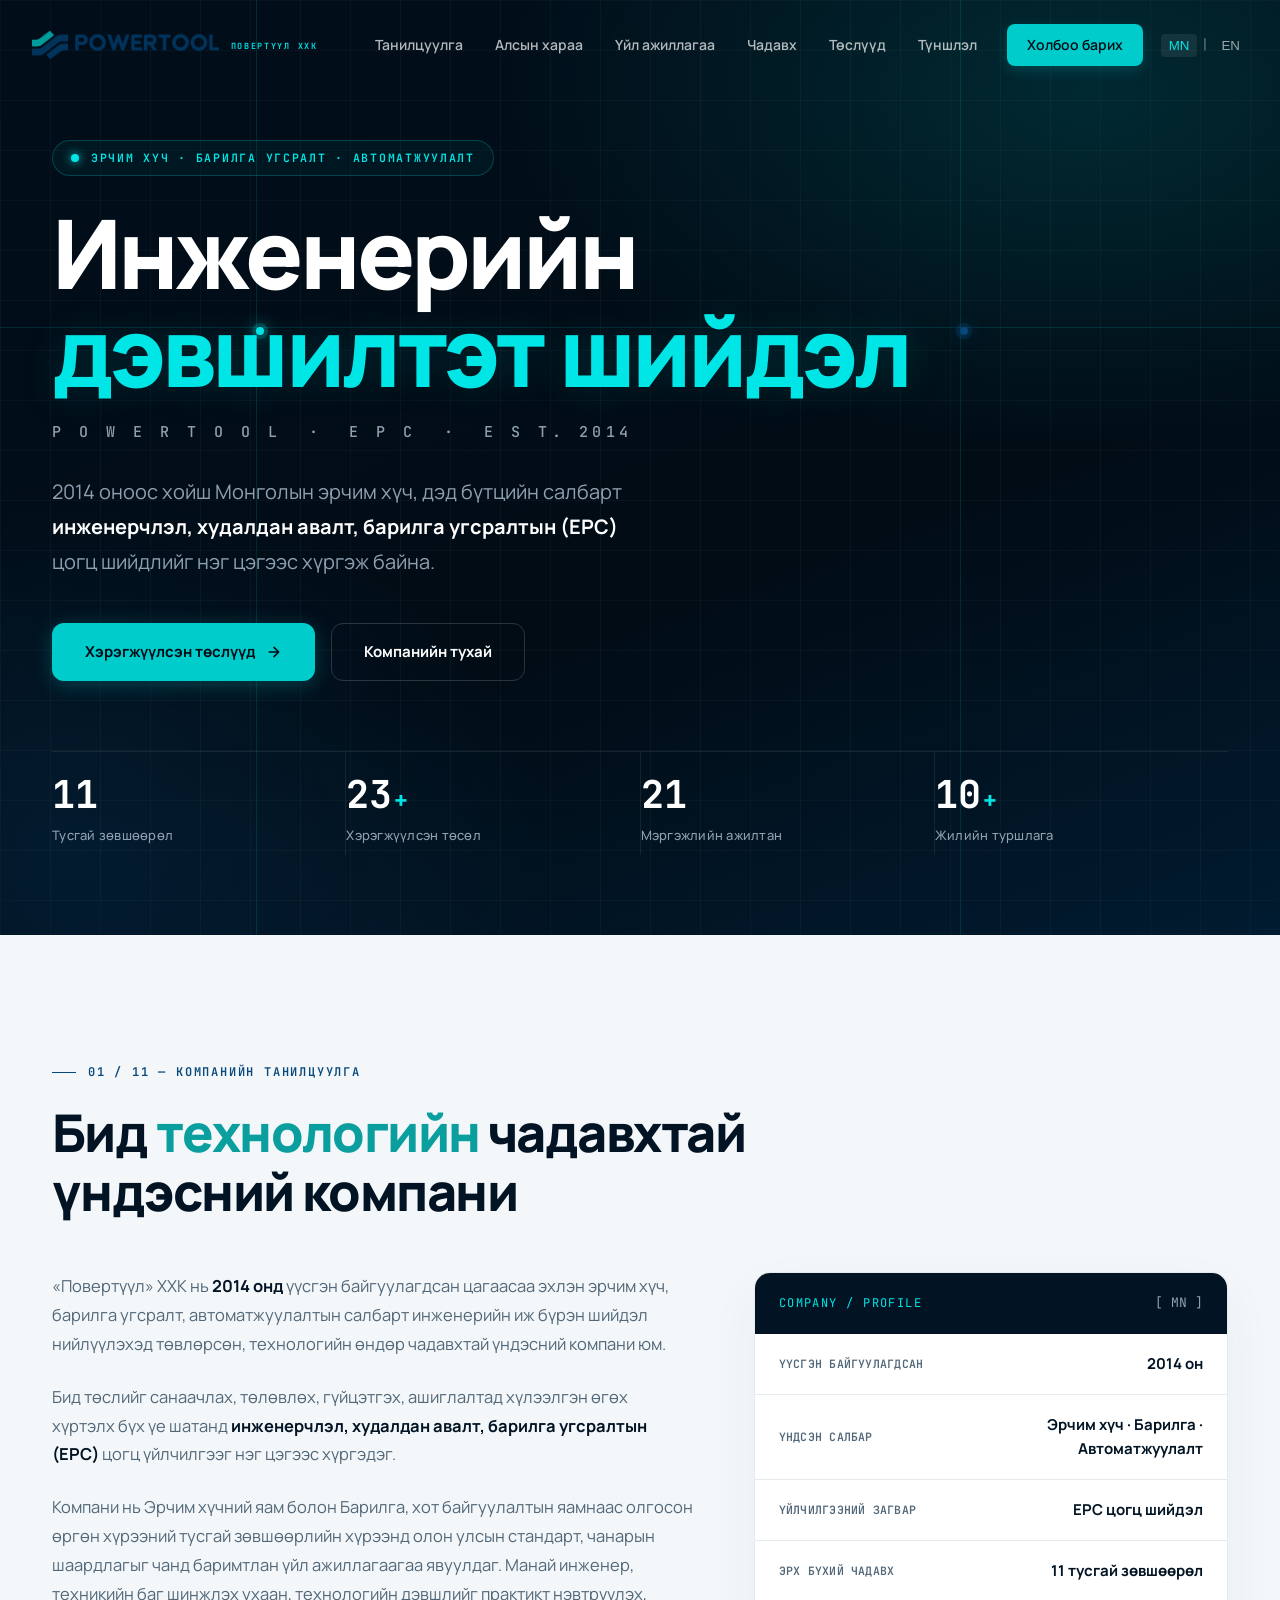
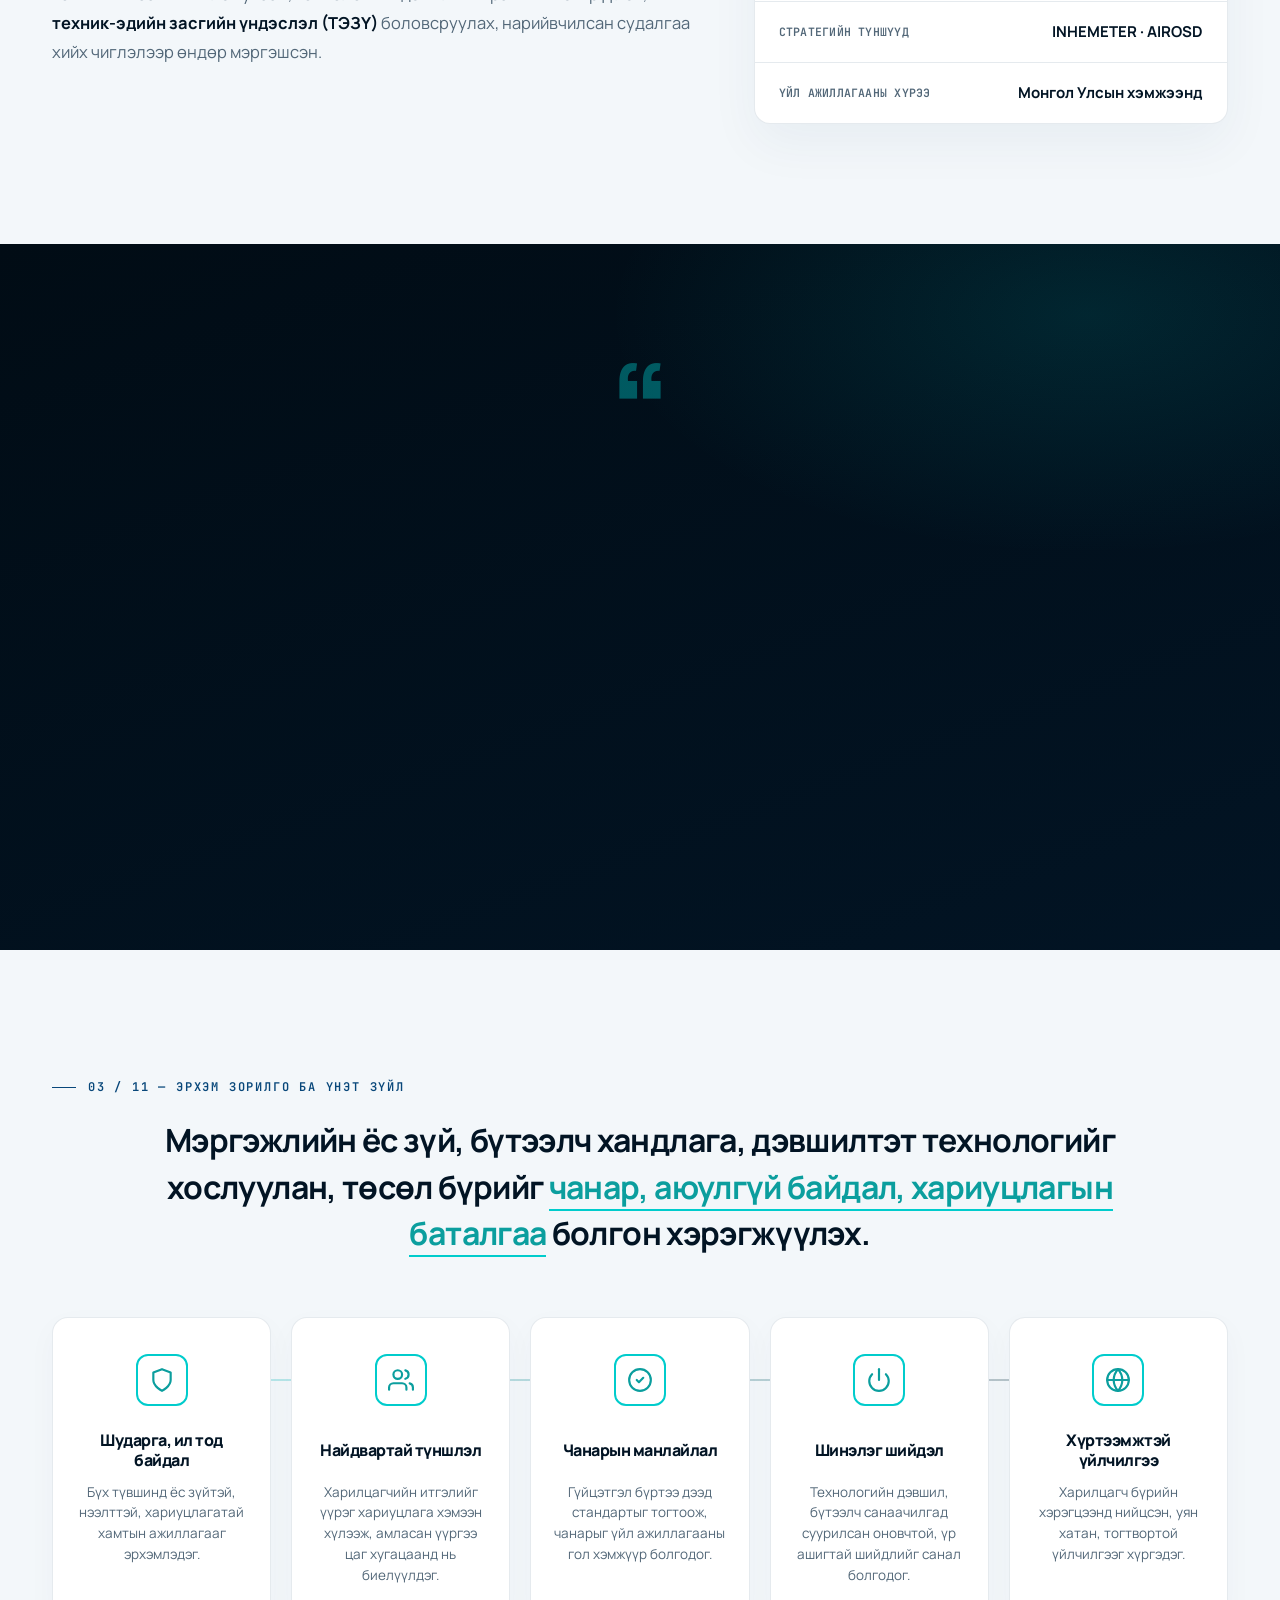
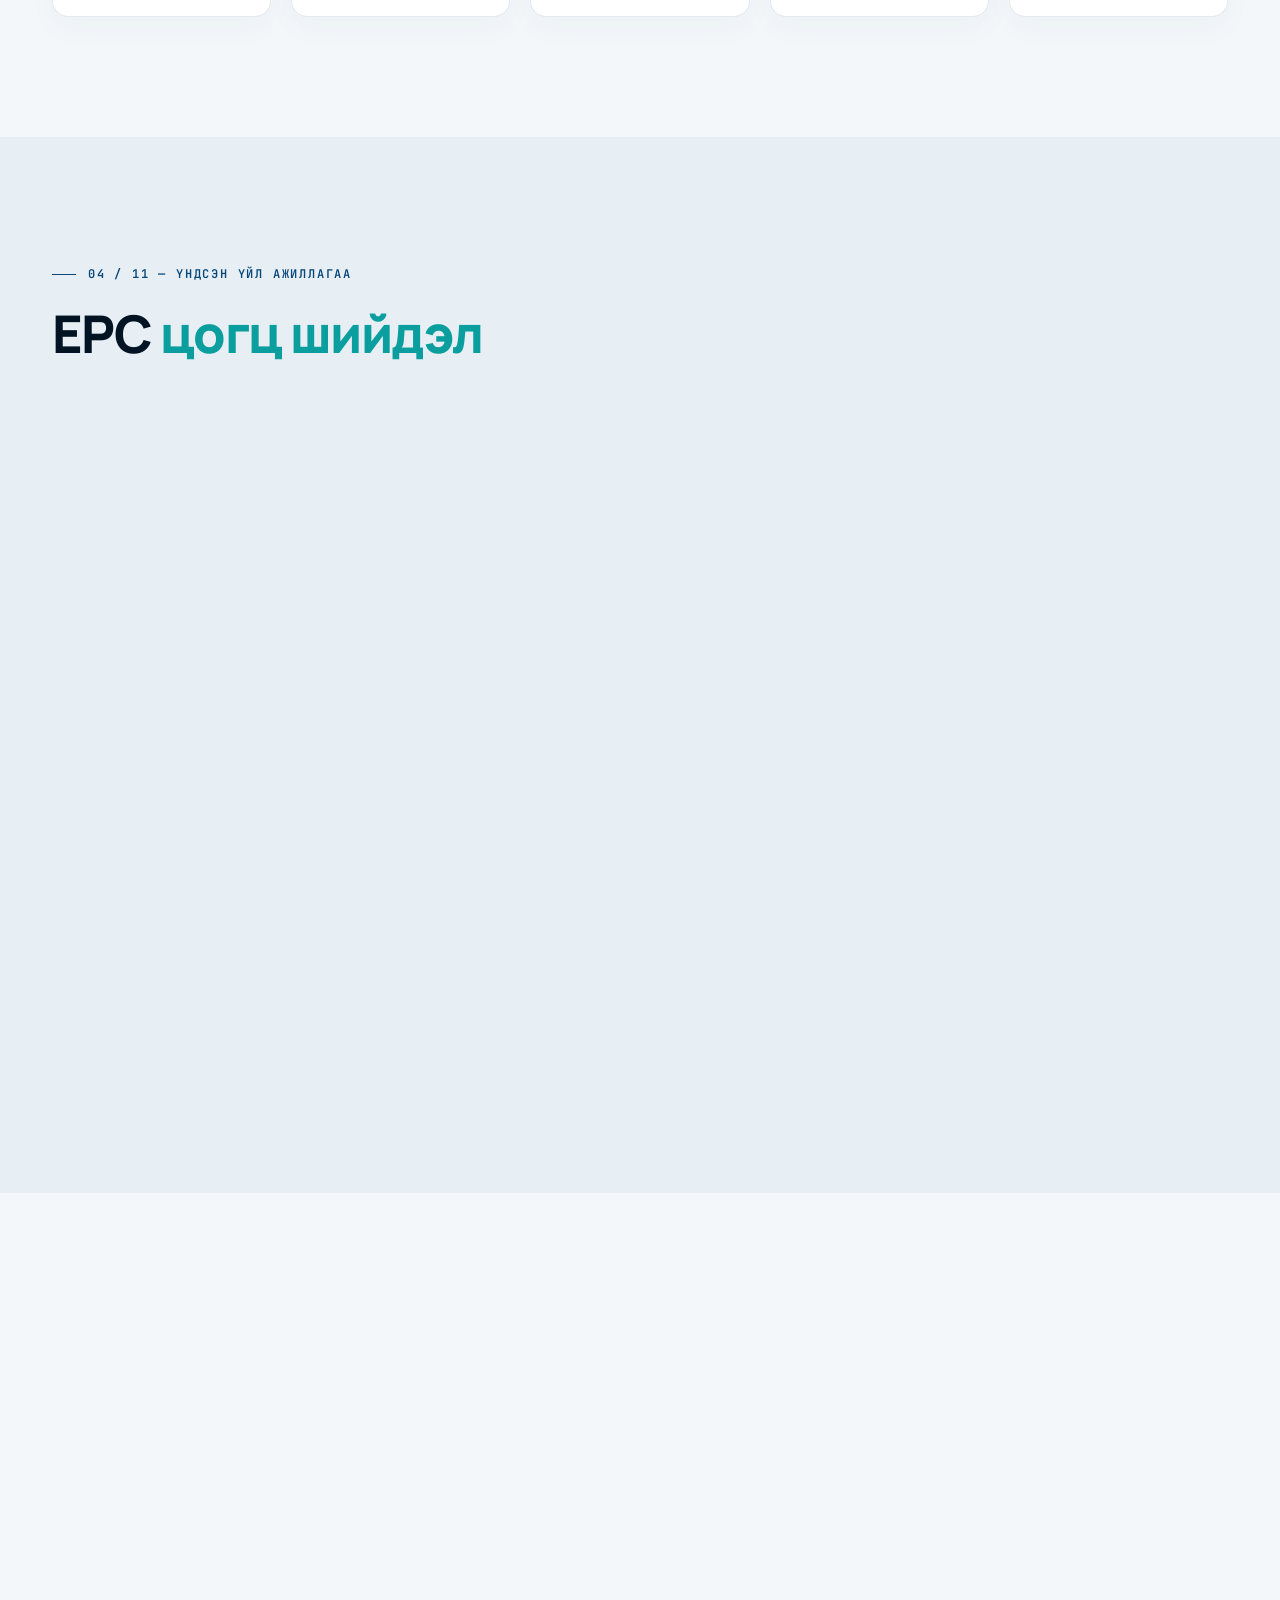
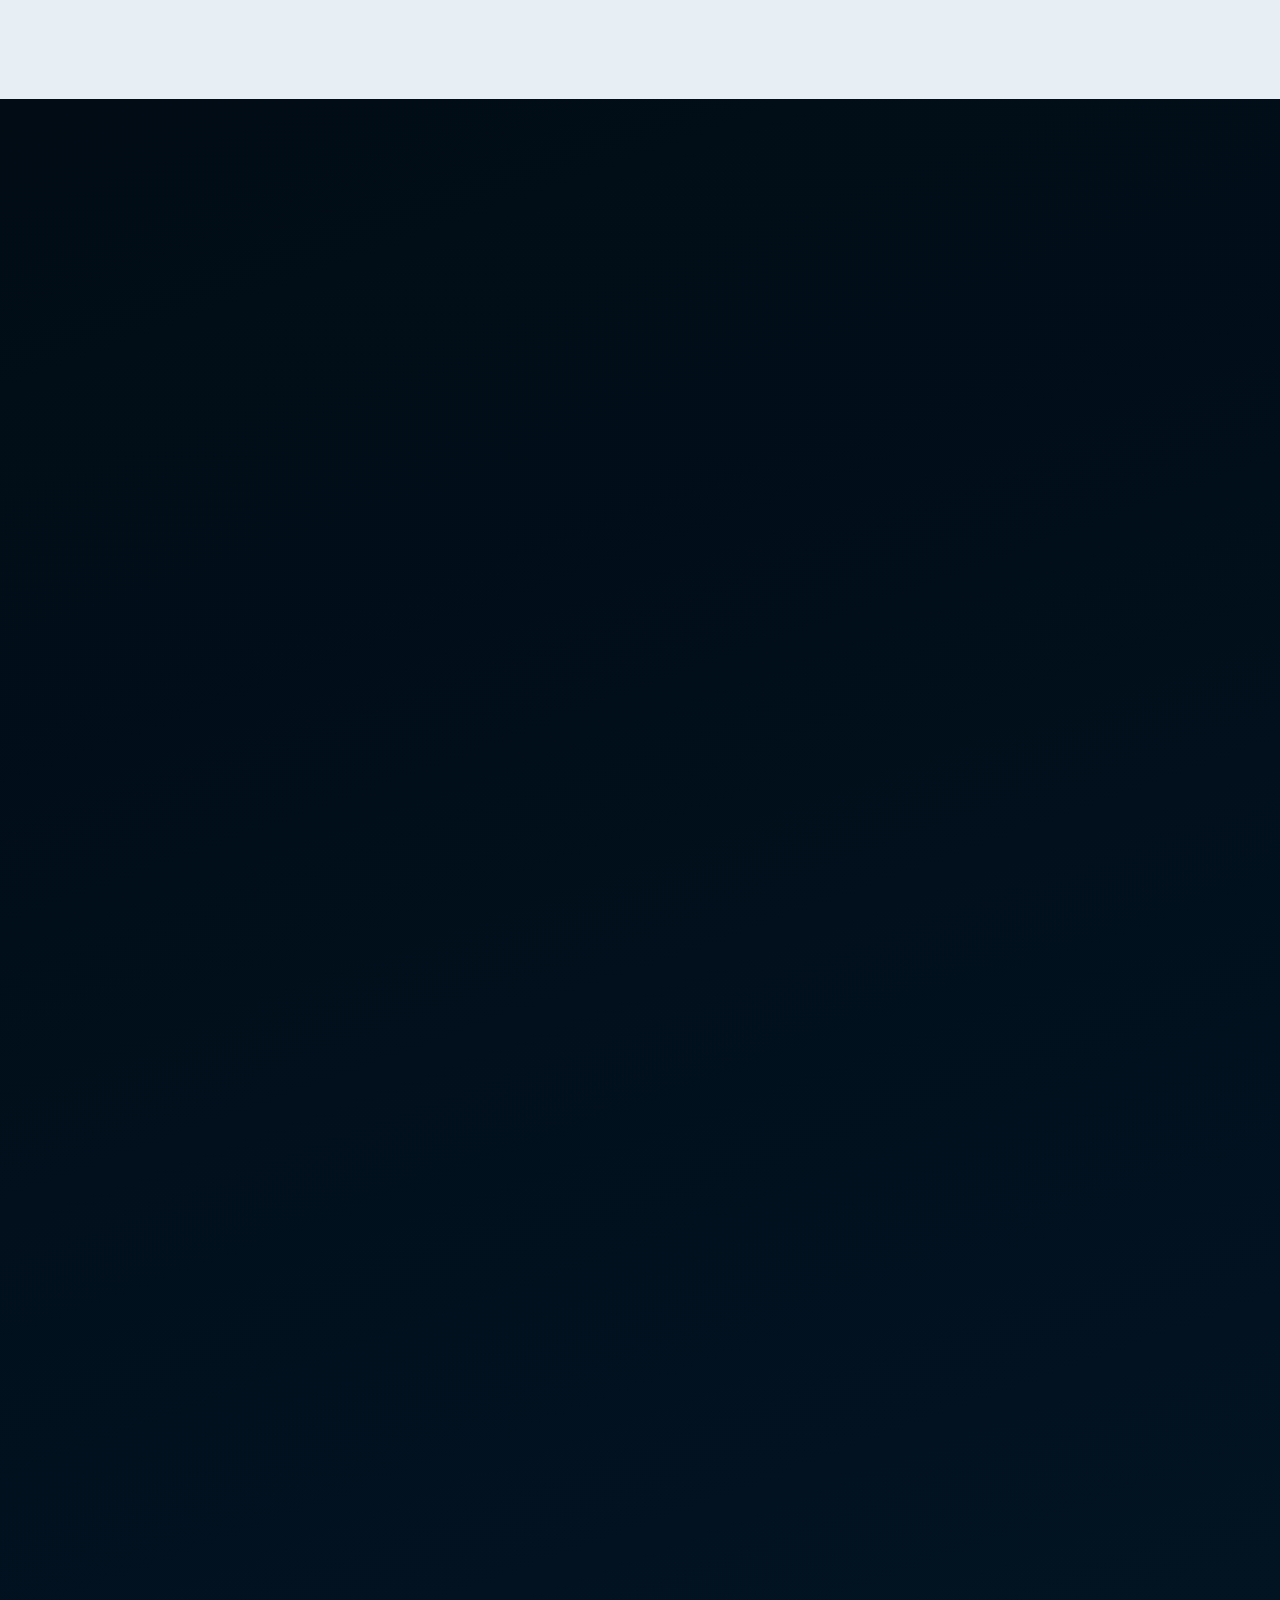
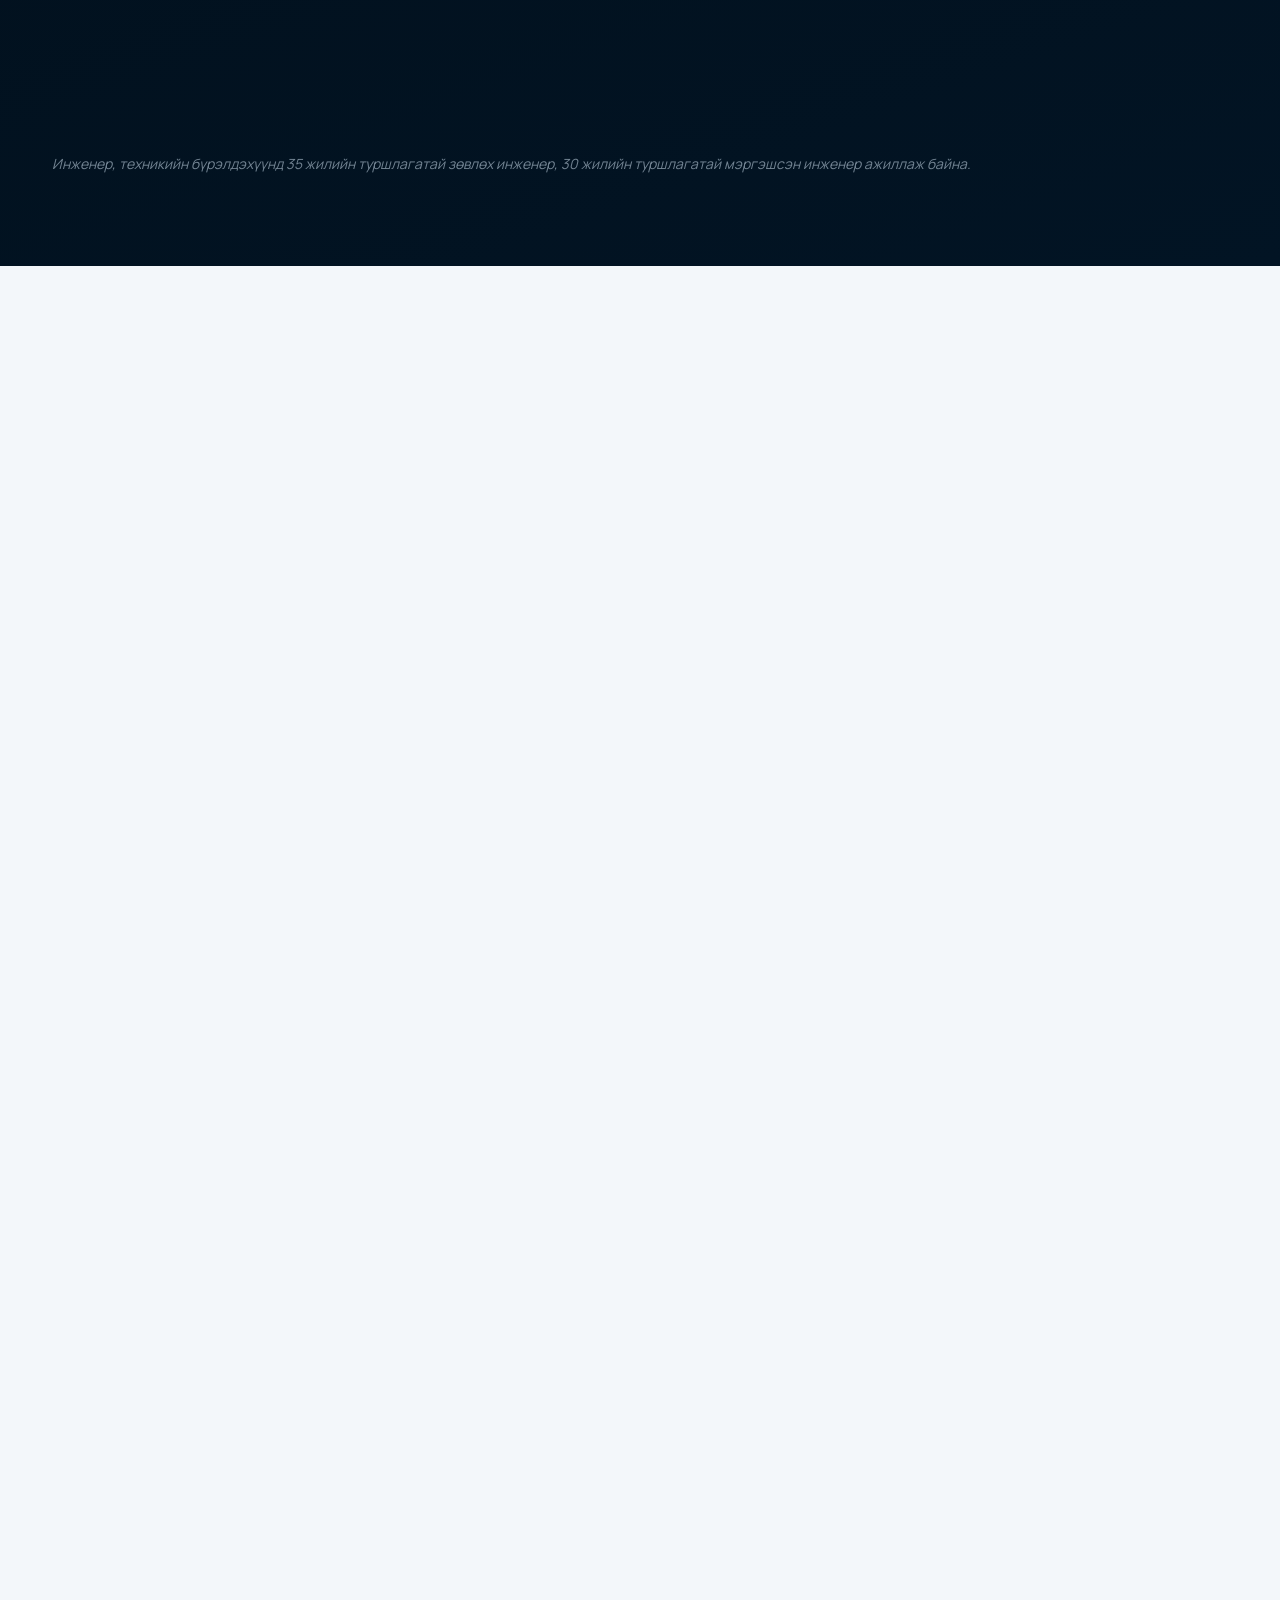
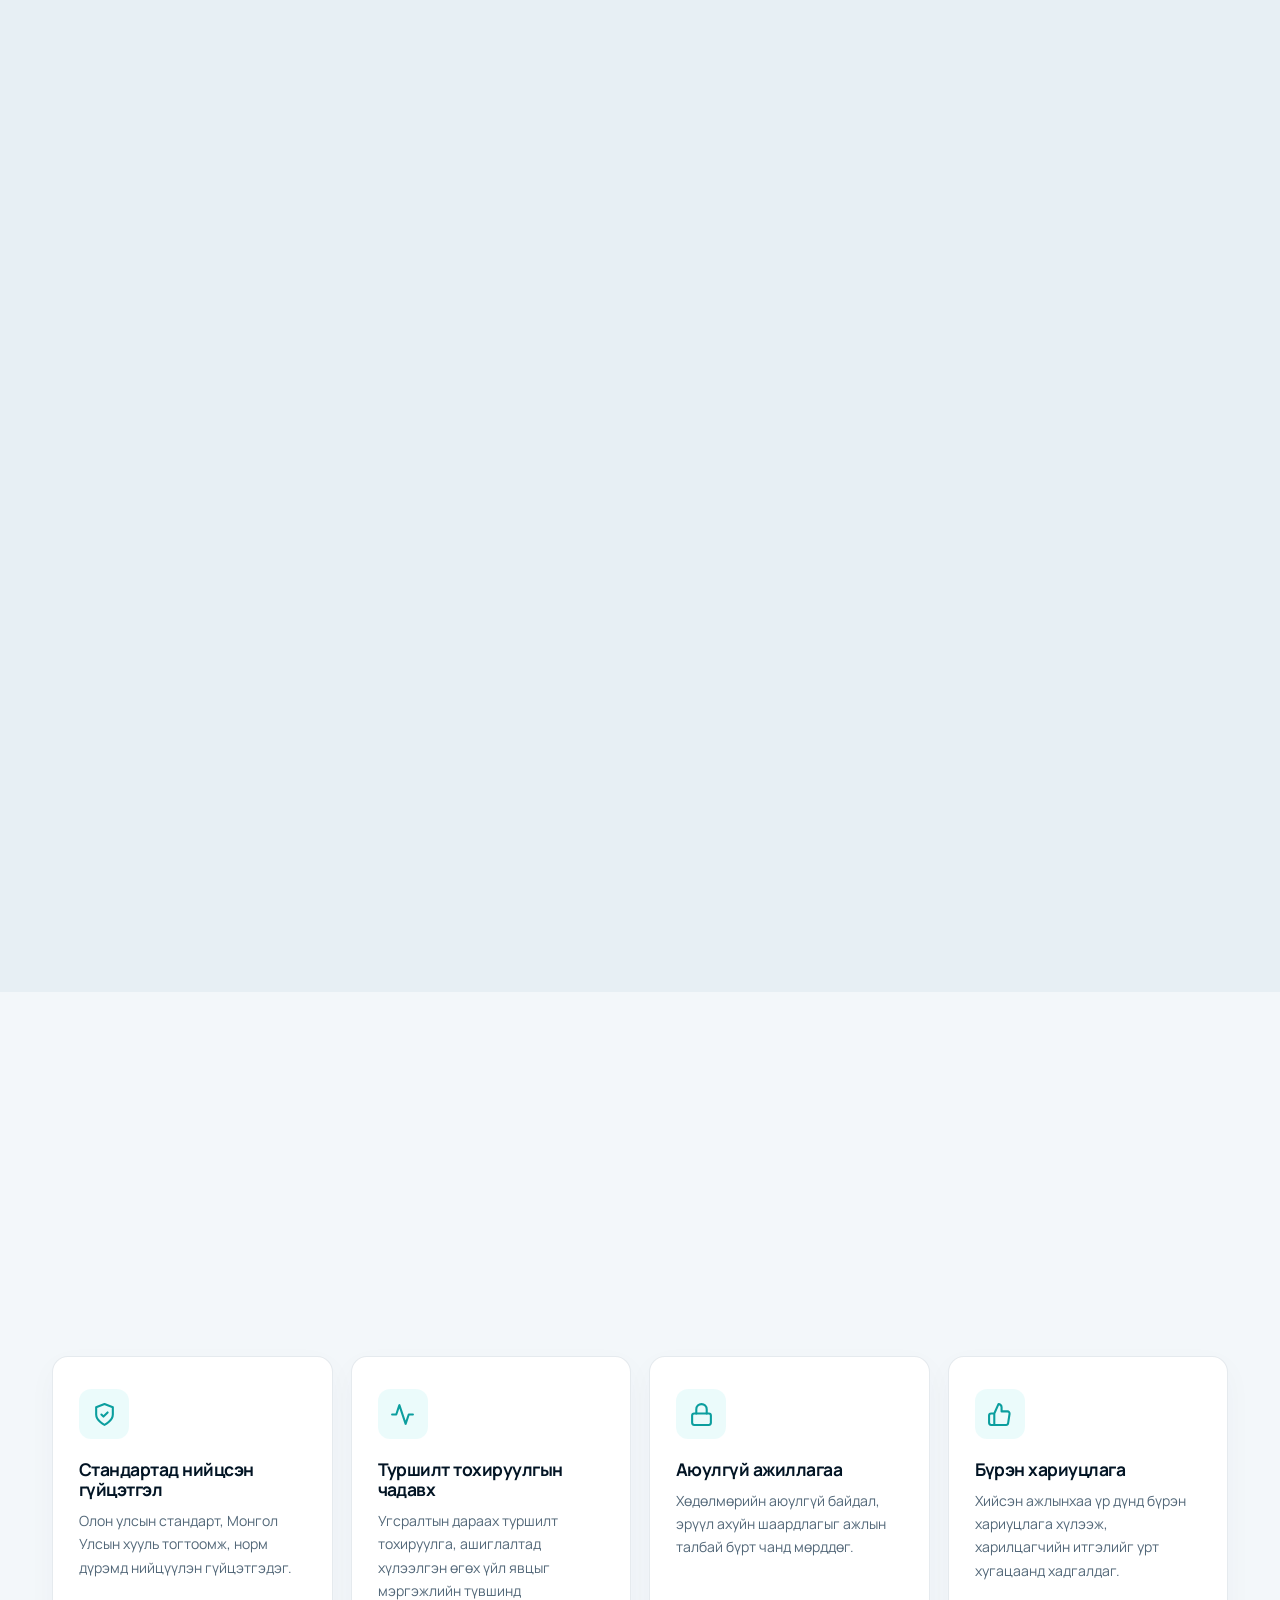
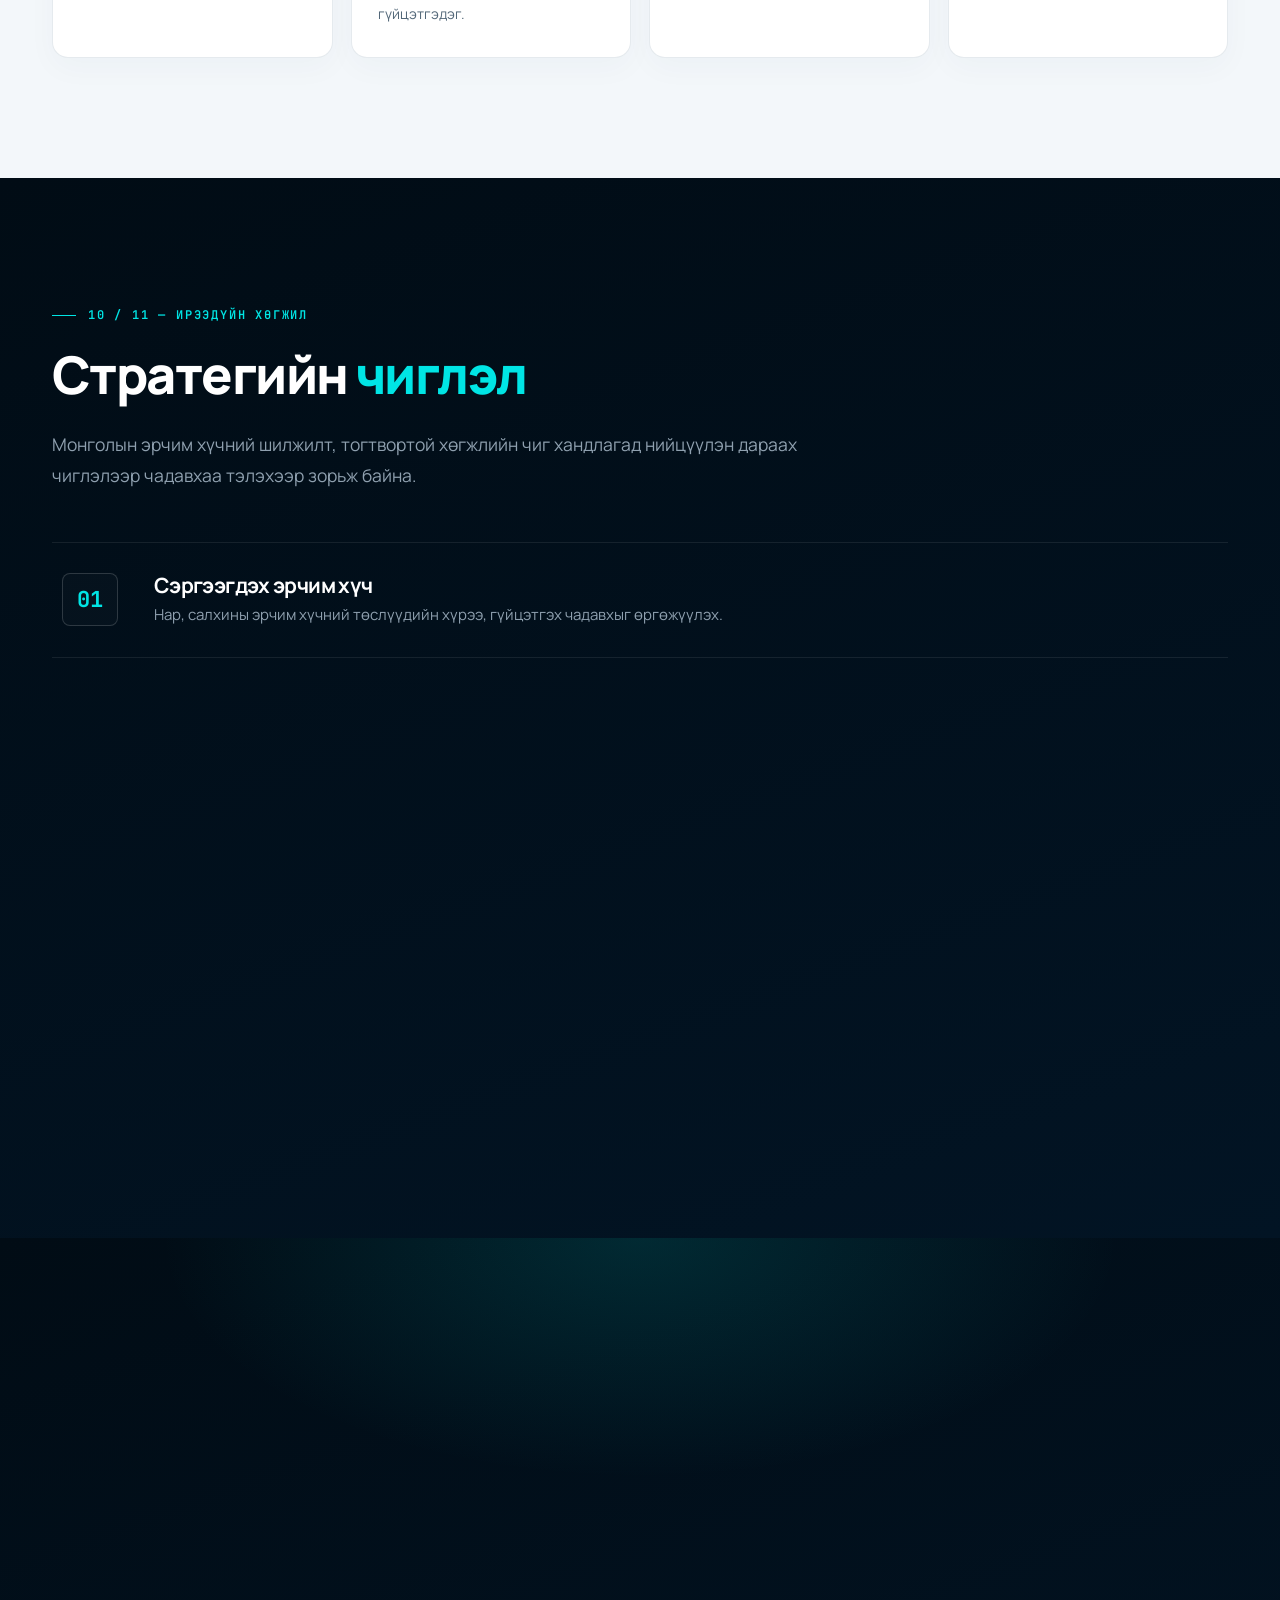
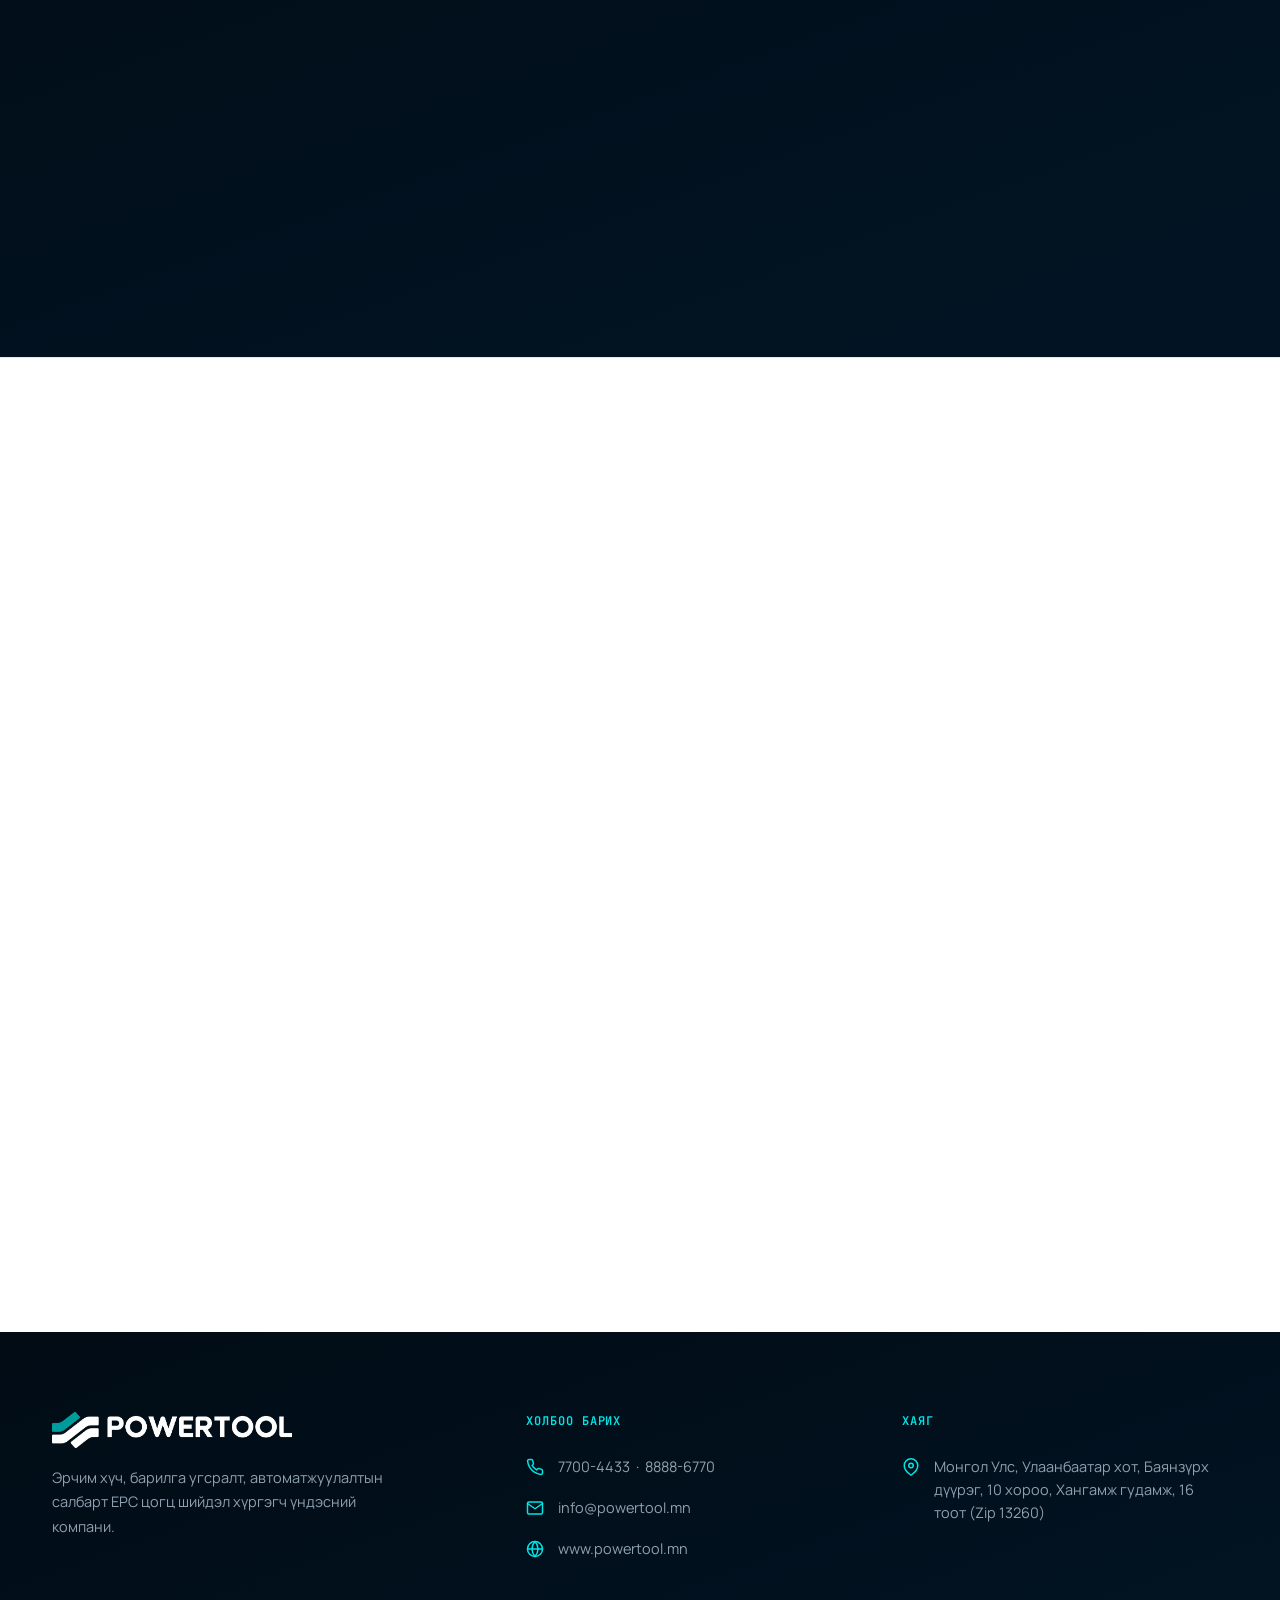
<file: powertool-website-gemini.html>
<!DOCTYPE html>
<html lang="mn" class="js-loaded">
<head>
<meta charset="UTF-8">
<meta name="viewport" content="width=device-width, initial-scale=1.0">
<title>POWERTOOL — Инженерийн дэвшилтэт шийдэл | EPC</title>
<meta name="description" content="«Повертүүл» ХХК — Монголын эрчим хүч, барилга угсралт, автоматжуулалтын салбарт инженерчлэл, худалдан авалт, барилга угсралтын (EPC) цогц шийдэл хүргэгч үндэсний компани.">
<link rel="shortcut icon" href="logo/_mark1.png" type="image/png">
<link rel="preconnect" href="https://fonts.googleapis.com">
<link rel="preconnect" href="https://fonts.gstatic.com" crossorigin>
<link href="https://fonts.googleapis.com/css2?family=Manrope:wght@300;400;500;600;700;800&family=JetBrains+Mono:wght@300;400;500;600;700&display=swap" rel="stylesheet">
<style>
:root {
  --navy-950: #010c15;
  --navy-900: #021424;
  --navy-850: #021c33;
  --navy-800: #032540;
  --navy-700: #053359;
  --navy-600: #08477a;
  --teal-500: #00cccc;
  --teal-400: #00e5e5;
  --teal-300: #33ebeb;
  --teal-dim: #0b9e9e;
  --teal-glow: rgba(0, 229, 229, 0.15);
  --bg-light: #f3f7fa;
  --bg-white: #ffffff;
  --text-dark: #071927;
  --text-muted: #526778;
  --text-muted-light: #8fa0af;
  --border-light: rgba(2, 51, 91, 0.1);
  --border-strong: rgba(2, 51, 91, 0.2);
  --border-dark: rgba(255, 255, 255, 0.08);
  --border-dark-strong: rgba(255, 255, 255, 0.16);
  --r-lg: 16px;
  --r-md: 12px;
  --r-sm: 8px;
  --transition: all 0.3s cubic-bezier(0.4, 0, 0.2, 1);
  --glow-shadow: 0 0 20px rgba(0, 204, 204, 0.2);
}

*{margin:0;padding:0;box-sizing:border-box}
html{scroll-behavior:smooth}
body{
  font-family:'Manrope', sans-serif;
  background:var(--bg-light);
  color:var(--text-dark);
  line-height:1.6;
  overflow-x:hidden;
  -webkit-font-smoothing:antialiased;
}
::selection{background:var(--teal-500);color:#010c15}

/* Scroll progress bar */
.scroll-progress {
  position: fixed;
  top: 0;
  left: 0;
  height: 3px;
  background: linear-gradient(90deg, var(--teal-500), var(--teal-300));
  width: 0%;
  z-index: 1000;
  transition: width 0.1s ease-out;
}

h1,h2,h3,h4{
  font-weight:800;
  letter-spacing:-.03em;
  line-height:1.15;
  color:var(--navy-900);
}
a{color:inherit;text-decoration:none}
.mono{font-family:'JetBrains Mono', monospace}
.wrap{max-width:1240px;margin:0 auto;padding:0 32px}

/* ---------- NAV ---------- */
nav{
  position:fixed;top:0;left:0;right:0;z-index:100;
  display:flex;align-items:center;justify-content:space-between;
  padding:24px 32px;transition:var(--transition);
  border-bottom:1px solid transparent;
}
nav.scrolled{
  background:rgba(255, 255, 255, 0.85);
  backdrop-filter:blur(20px) saturate(1.4);
  border-bottom:1px solid var(--border-light);
  padding:14px 32px;
  box-shadow:0 8px 30px rgba(1, 12, 21, 0.04);
}
.brand{display:flex;align-items:center;gap:12px}
.logo-img {
  height: 28px;
  width: auto;
  transition: var(--transition);
}
.wm{display:flex;flex-direction:column;line-height:1.1}
.brand .nm{font-weight:800;font-size:20px;letter-spacing:.02em;color:#ffffff}
.brand .sb{font-family:'JetBrains Mono',monospace;font-size:8.5px;letter-spacing:.2em;color:var(--teal-400);font-weight:600;margin-top:2px}
nav.scrolled .brand .nm{color:var(--navy-900)}
nav.scrolled .brand .sb{color:var(--navy-600)}

.navlinks{display:flex;gap:4px;align-items:center}
.navlinks a{
  font-size:14px;font-weight:600;color:rgba(255,255,255,0.7);padding:8px 14px;border-radius:var(--r-sm);transition:var(--transition);
}
.navlinks a:hover{color:#fff;background:rgba(255,255,255,0.08)}
nav.scrolled .navlinks a{color:var(--text-muted)}
nav.scrolled .navlinks a:hover{color:var(--navy-900);background:rgba(2,51,91,0.06)}

.nav-cta{
  margin-left:12px;
  background:var(--teal-500)!important;
  color:var(--navy-950)!important;
  font-weight:700;
  padding:10px 20px!important;
  border-radius:var(--r-sm);
  box-shadow: 0 4px 14px rgba(0, 204, 204, 0.2);
}
.nav-cta:hover{
  background:var(--teal-400)!important;
  transform: translateY(-1px);
  box-shadow: 0 6px 20px rgba(0, 204, 204, 0.35);
}
nav.scrolled .nav-cta {
  background:var(--navy-900)!important;
  color:#fff!important;
  box-shadow: none;
}
nav.scrolled .nav-cta:hover {
  background:var(--navy-600)!important;
}

.burger{display:none;flex-direction:column;gap:6px;cursor:pointer;padding:6px;z-index: 101}
.burger span{width:24px;height:2px;background:#fff;border-radius:2px;transition:var(--transition)}
nav.scrolled .burger span{background:var(--navy-900)}

/* ---------- HERO ---------- */
.hero{
  position:relative;min-height:100vh;display:flex;align-items:center;overflow:hidden;padding:140px 0 80px;
  background:
    radial-gradient(1000px 600px at 85% 10%, rgba(0, 204, 204, 0.15), transparent 60%),
    radial-gradient(800px 600px at 5% 90%, rgba(8, 71, 122, 0.25), transparent 60%),
    linear-gradient(160deg, #010e1a 0%, var(--navy-950) 60%, #011b30 100%);
  color:#fff;
}
/* Grid system background */
.grid-bg{
  position:absolute;inset:0;pointer-events:none;
  background-image:
    linear-gradient(rgba(255,255,255,0.03) 1px,transparent 1px),
    linear-gradient(90deg,rgba(255,255,255,0.03) 1px,transparent 1px);
  background-size:50px 50px;
  mask-image:radial-gradient(100% 100% at 50% 50%, #000 60%, transparent 100%);
  -webkit-mask-image:radial-gradient(100% 100% at 50% 50%, #000 60%, transparent 100%);
}
.constr-line{position:absolute;background:rgba(0, 204, 204, 0.15)}
.cl-v{width:1px;height:100%;top:0}
.cl-h{height:1px;width:100%;left:0}
.hero .node{
  position:absolute;width:8px;height:8px;border-radius:50%;
  background:var(--teal-400);
  box-shadow:0 0 0 4px rgba(0,229,229,0.18), 0 0 15px var(--teal-400);
}
.hero-inner{position:relative;z-index:5;width:100%}
.hero-tag{
  display:inline-flex;align-items:center;gap:12px;
  font-family:'JetBrains Mono',monospace;font-size:11.5px;font-weight:600;
  letter-spacing:.15em;text-transform:uppercase;color:var(--teal-400);
  border:1px solid rgba(0, 204, 204, 0.25);border-radius:30px;
  padding:8px 18px;margin-bottom:28px;background:rgba(0, 204, 204, 0.05);
}
.hero-tag .pulse{
  width:8px;height:8px;border-radius:50%;
  background:var(--teal-400);
  box-shadow:0 0 10px var(--teal-400);
  animation:pulse 2s infinite;
}
@keyframes pulse{
  0%,100%{opacity:1;transform:scale(1)}
  50%{opacity:.3;transform:scale(0.8)}
}
.hero h1{
  font-size:clamp(46px, 7.5vw, 98px);
  font-weight:800;letter-spacing:-.04em;margin-bottom:20px;color:#fff;line-height:1.02;
}
.hero h1 .l2{
  color:var(--teal-400);
  display:block;
  text-shadow: 0 0 40px rgba(0, 229, 229, 0.15);
}
.hero .coord{
  font-family:'JetBrains Mono',monospace;font-weight:500;
  font-size:clamp(12px, 1.5vw, 15px);letter-spacing:.3em;
  color:var(--text-muted-light);margin-bottom:30px;
}
.hero p.lead{
  font-size:clamp(17px, 1.8vw, 20px);color:var(--text-muted-light);
  max-width:580px;margin-bottom:44px;line-height:1.75;
}
.hero p.lead b{color:#fff;font-weight:700}
.hero-cta{display:flex;gap:16px;flex-wrap:wrap}
.btn{
  display:inline-flex;align-items:center;gap:10px;font-weight:700;font-size:15px;
  padding:16px 32px;border-radius:var(--r-md);cursor:pointer;transition:var(--transition);
  border:1px solid transparent;font-family:'Manrope',sans-serif;
}
.btn svg{transition:var(--transition)}
.btn:hover svg{transform:translateX(5px)}
.btn-primary{
  background:var(--teal-500);
  color:var(--navy-950);
  box-shadow: 0 4px 20px rgba(0, 204, 204, 0.25);
}
.btn-primary:hover{
  background:var(--teal-400);
  transform:translateY(-3px);
  box-shadow: 0 10px 25px rgba(0, 204, 204, 0.4);
}
.btn-ghost{border-color:var(--border-dark-strong);color:#fff}
.btn-ghost:hover{
  background:rgba(255,255,255,0.06);
  border-color:var(--teal-400);
  transform:translateY(-3px);
}

/* Hero stats bar */
.hero-rail{
  display:flex;gap:0;margin-top:70px;
  border-top:1px solid rgba(255, 255, 255, 0.08);
  flex-wrap:wrap;
}
.hero-rail .m{
  flex:1;min-width:160px;padding:24px 30px 10px 0;
  position:relative;
}
.hero-rail .m:not(:last-child){
  border-right:1px solid rgba(255, 255, 255, 0.08);
  padding-right:30px;
}
.hero-rail .m .v{
  font-family:'JetBrains Mono',monospace;font-weight:700;
  font-size:clamp(30px, 3vw, 44px);color:#fff;line-height:1;
}
.hero-rail .m .v .u{color:var(--teal-400);font-size:.6em;margin-left:2px}
.hero-rail .m .k{
  font-size:13px;color:var(--text-muted-light);margin-top:10px;
  letter-spacing:.02em;font-weight:500;
}

/* ---------- SECTION GENERAL ---------- */
section{position:relative;padding:120px 0;z-index: 10}
.eyebrow-sec{
  font-family:'JetBrains Mono',monospace;font-weight:600;font-size:12px;
  letter-spacing:.15em;color:var(--navy-600);display:inline-flex;
  align-items:center;gap:12px;margin-bottom:20px;
}
.eyebrow-sec::before{content:'';width:24px;height:1px;background:var(--navy-600)}
.sec-title{
  font-size:clamp(32px, 4.2vw, 52px);font-weight:800;margin-bottom:24px;
  letter-spacing:-.03em;color:var(--navy-900);line-height:1.15;
}
.sec-title .ac{color:var(--teal-dim)}
.sec-intro{font-size:17.5px;color:var(--text-muted);max-width:800px;line-height:1.8}
.alt{background:#e7eff4}
.dark{
  background:linear-gradient(160deg, var(--navy-950) 0%, var(--navy-900) 100%);
  color:#fff;
}
.dark .sec-title{color:#fff}
.dark .sec-title .ac{color:var(--teal-400)}
.dark .sec-intro{color:var(--text-muted-light)}
.dark .eyebrow-sec{color:var(--teal-400)}
.dark .eyebrow-sec::before{background:var(--teal-400)}

/* Reveal animations style */
.rv{opacity:0;transform:translateY(30px);transition:0.8s cubic-bezier(0.2, 0.8, 0.2, 1)}
.rv.in{opacity:1;transform:none}
.rv.d1{transition-delay:.08s}.rv.d2{transition-delay:.16s}.rv.d3{transition-delay:.24s}.rv.d4{transition-delay:.32s}.rv.d5{transition-delay:.4s}

/* ---------- 01 ABOUT ---------- */
.about-grid{display:grid;grid-template-columns:1.15fr .85fr;gap:60px;align-items:start;margin-top:50px}
.about-grid p{color:var(--text-muted);margin-bottom:24px;font-size:16.5px;line-height:1.75}
.about-grid p b{color:var(--navy-900);font-weight:700}
.spec{
  background:var(--bg-white);border:1px solid var(--border-light);
  border-radius:var(--r-lg);overflow:hidden;
  box-shadow:0 20px 50px rgba(2, 51, 91, 0.05);
}
.spec .sh{
  background:var(--navy-900);color:#fff;padding:20px 24px;
  display:flex;align-items:center;justify-content:space-between;
}
.spec .sh .t{font-family:'JetBrains Mono',monospace;font-size:12px;letter-spacing:.12em;color:var(--teal-400)}
.spec .sh .d{font-size:13px;color:var(--text-muted-light);font-family:'JetBrains Mono',monospace}
.spec .row{
  display:flex;justify-content:space-between;gap:16px;padding:18px 24px;
  border-bottom:1px solid var(--border-light);align-items:center;
}
.spec .row:last-child{border-bottom:none}
.spec .k{font-family:'JetBrains Mono',monospace;font-size:11.5px;letter-spacing:.02em;text-transform:uppercase;color:var(--text-muted);font-weight:600}
.spec .v{font-weight:700;text-align:right;font-size:15px;max-width:60%;color:var(--navy-900)}

/* ---------- 02 VISION ---------- */
.vision{position: relative;}
.vision::after{
  content:'';position:absolute;inset:0;
  background:radial-gradient(800px 400px at 85% 10%, rgba(0, 204, 204, 0.12), transparent 60%);
  pointer-events:none;
}
.quote-big{position:relative;z-index:2;max-width:1020px;margin:0 auto;text-align:center}
.quote-big .mk{
  font-family:'Manrope',sans-serif;font-weight:800;font-size:130px;
  line-height:.2;color:var(--teal-400);opacity:.35;height:50px;display:block;
}
.quote-big h2{
  font-weight:700;font-size:clamp(26px, 3.6vw, 42px);line-height:1.35;
  color:#fff;margin:24px 0;letter-spacing:-.02em;
}
.quote-big h2 .hl{color:var(--teal-400);text-shadow: 0 0 25px rgba(0,229,229,0.15)}
.quote-big p{color:var(--text-muted-light);font-size:17.5px;max-width:680px;margin:0 auto;line-height:1.8}

/* ---------- 03 MISSION & VALUES ---------- */
.mission-banner{
  position:relative;text-align:center;max-width:980px;margin:0 auto 60px;
  font-weight:700;font-size:clamp(22px, 2.8vw, 32px);line-height:1.45;
  color:var(--navy-900);letter-spacing:-.02em;
}
.mission-banner .ac{color:var(--teal-dim);border-bottom: 2px solid var(--teal-500)}
.val-grid{
  display:grid;
  grid-template-columns:repeat(5, 1fr);
  gap:20px;
  position:relative;
  margin-top:50px;
}
.val-grid::before{
  content:'';
  position:absolute;
  top:62px; /* padding top 36px + 52/2 = 62px */
  left:8%;
  right:8%;
  height:2px;
  background:linear-gradient(90deg, var(--teal-500), var(--navy-900));
  opacity:0.25;
  z-index:1;
}
.val{
  background:var(--bg-white);border:1px solid var(--border-light);
  border-radius:var(--r-lg);padding:36px 20px 30px;transition:var(--transition);
  position:relative;overflow:hidden;
  box-shadow:0 10px 30px rgba(2, 51, 91, 0.03);
  text-align:center;
  z-index:2;
}
.val::before{content:'';position:absolute;top:0;left:0;width:0;height:4px;background:var(--teal-500);transition:var(--transition)}
.val:hover{
  transform:translateY(-8px);border-color:var(--border-strong);
  box-shadow:0 24px 50px rgba(2,51,91,0.08);
}
.val:hover::before{width:100%}
.val .ic{
  width:52px;height:52px;border-radius:12px;
  display:grid;place-items:center;margin:0 auto 24px;
  background:var(--bg-white);color:var(--teal-dim);
  border:2px solid var(--teal-500);
  position:relative;
  z-index:3;
}
.val .ic svg{width:26px;height:26px}
.val h4{
  font-size:16px;margin-bottom:12px;font-weight:800;color:var(--navy-900);
  line-height:1.25;height:40px;display:flex;align-items:center;justify-content:center;
}
.val p{color:var(--text-muted);font-size:13.5px;line-height:1.55}

@media(max-width:1024px){
  .val-grid{grid-template-columns:repeat(3, 1fr)}
  .val-grid::before{display:none}
  .val h4{height:auto;margin-bottom:8px}
}
@media(max-width:768px){
  .val-grid{grid-template-columns:repeat(2, 1fr)}
}
@media(max-width:480px){
  .val-grid{grid-template-columns:1fr}
}

/* Custom layout for Strategic Partnership Benefits (4 items) */
.val-grid.cust{
  grid-template-columns:repeat(4, 1fr);
  margin-top:40px;
}
.val-grid.cust::before{
  display:none; /* Disable connecting line */
}
.val-grid.cust .val .ic{
  border-color:var(--navy-600);
  background:rgba(8, 71, 122, 0.05);
  color:var(--navy-600);
}
@media(max-width:1024px){
  .val-grid.cust{grid-template-columns:repeat(2, 1fr)}
}
@media(max-width:580px){
  .val-grid.cust{grid-template-columns:1fr}
}

/* ---------- 04 OPERATIONS ---------- */
.op-grid{display:grid;grid-template-columns:repeat(3,1fr);gap:24px;margin-top:54px}
.op{
  background:var(--navy-850);border:1px solid var(--border-dark);
  border-radius:var(--r-lg);padding:40px 34px;position:relative;
  overflow:hidden;transition:var(--transition);color:#fff;
  box-shadow:0 12px 40px rgba(1, 12, 21, 0.2);
}
.op:hover{
  transform:translateY(-8px);border-color:rgba(0,204,204,0.3);
  box-shadow:0 30px 60px rgba(1,16,30,0.5);
}
.op .epc{
  font-family:'Manrope',sans-serif;font-weight:800;font-size:130px;
  color:rgba(255,255,255,0.03);position:absolute;top:-10px;right:20px;
  line-height:1;pointer-events:none;
}
.op .num{
  font-family:'JetBrains Mono',monospace;font-weight:600;font-size:12px;
  letter-spacing:.1em;color:var(--teal-400);margin-bottom:20px;position:relative;
}
.op h3{font-size:24px;margin-bottom:20px;font-weight:800;color:#fff;position:relative}
.op ul{list-style:none;position:relative}
.op li{position:relative;padding-left:24px;color:var(--text-muted-light);font-size:14.5px;margin-bottom:14px;line-height:1.6}
.op li b{color:#fff;font-weight:700}
.op li::before{
  content:'';position:absolute;left:0;top:8px;width:7px;height:7px;
  background:var(--teal-400);border-radius:2px;transform:rotate(45deg);
}

/* ---------- 05 LICENSES (Tab-based layout) ---------- */
.lic-head{display:flex;align-items:flex-end;justify-content:space-between;gap:30px;flex-wrap:wrap;margin-bottom:44px}
.lic-count{text-align:right;flex-shrink:0}
.lic-count .big{font-family:'JetBrains Mono',monospace;font-weight:700;font-size:90px;color:var(--teal-dim);line-height:.8}
.lic-count .lbl{font-family:'JetBrains Mono',monospace;font-weight:600;letter-spacing:.08em;text-transform:uppercase;font-size:12px;color:var(--text-muted)}

/* Interactive Tab Controls */
.lic-tabs{
  display:flex;gap:10px;margin-bottom:28px;
  border-bottom:1px solid var(--border-light);padding-bottom:14px;
}
.tab-btn{
  background:none;border:none;padding:12px 24px;
  font-family:'Manrope',sans-serif;font-size:15px;font-weight:700;
  color:var(--text-muted);cursor:pointer;border-radius:var(--r-sm);
  transition:var(--transition);
}
.tab-btn:hover{color:var(--navy-900);background:rgba(2,51,91,0.04)}
.tab-btn.active{
  color:#fff;background:var(--navy-900);
}
.lic-pane{display:none;grid-template-columns:repeat(2,1fr);gap:16px}
.lic-pane.active{display:grid}

.lic{
  display:flex;gap:18px;background:var(--bg-white);
  border:1px solid var(--border-light);border-radius:var(--r-md);
  padding:22px 24px;transition:var(--transition);align-items:flex-start;
  box-shadow:0 4px 18px rgba(2, 51, 91, 0.02);
}
.lic:hover{
  border-color:rgba(0,204,204,0.4);
  transform:translateX(5px);
  box-shadow:0 12px 30px rgba(2,51,91,0.08);
}
.lic .code{
  font-family:'JetBrains Mono',monospace;font-weight:700;font-size:13px;
  letter-spacing:.02em;color:#fff;background:var(--teal-dim);
  padding:6px 12px;border-radius:6px;white-space:nowrap;flex-shrink:0;margin-top:2px;
}
.lic.bld .code{background:var(--navy-600)}
.lic p{font-size:14.5px;color:var(--text-muted);line-height:1.6;font-weight:500}

/* ---------- 06 ADVANTAGES ---------- */
.adv-grid{display:grid;grid-template-columns:repeat(3,1fr);gap:20px;margin-top:54px}
.adv{
  background:var(--bg-white);border:1px solid var(--border-light);
  border-radius:var(--r-lg);padding:36px 30px;position:relative;
  transition:var(--transition);box-shadow:0 10px 30px rgba(2, 51, 91, 0.03);
}
.adv:hover{
  transform:translateY(-6px);border-color:var(--border-strong);
  box-shadow:0 24px 50px rgba(2,51,91,0.1);
}
.adv .n{
  font-family:'JetBrains Mono',monospace;font-weight:700;font-size:14px;
  color:var(--teal-dim);margin-bottom:20px;display:inline-block;
  border:1px solid var(--border-light);padding:5px 12px;border-radius:6px;
  background:var(--bg-light);
}
.adv h4{font-size:19px;margin-bottom:12px;font-weight:700;color:var(--navy-900)}
.adv p{color:var(--text-muted);font-size:14.5px;line-height:1.6}

/* ---------- 07 STATS & HR TABLE ---------- */
.mkt-grid{display:grid;grid-template-columns:1fr 1fr;gap:30px;margin-top:34px}
.mkt-grid p{color:var(--text-muted-light);margin-bottom:20px;font-size:16px;line-height:1.8}
.mkt-grid b{color:#fff;font-weight:700}
.stats{display:grid;grid-template-columns:repeat(4,1fr);gap:20px;margin-top:54px}
.stat{
  background:rgba(255,255,255,0.02);border:1px solid var(--border-dark);
  border-radius:var(--r-lg);padding:36px 30px;position:relative;overflow:hidden;
  transition: var(--transition);
}
.stat::after{
  content:'';position:absolute;bottom:0;left:0;width:100%;height:3px;
  background:linear-gradient(90deg, var(--teal-500), transparent);
}
.stat:hover {
  background:rgba(255,255,255,0.05);
  border-color: var(--border-dark-strong);
}
.stat .num{
  font-family:'JetBrains Mono',monospace;font-weight:700;
  font-size:56px;color:#fff;line-height:1;
}
.stat .num .u{color:var(--teal-400);font-size:.55em;margin-left:2px}
.stat .lbl{
  font-size:14px;color:var(--text-muted-light);margin-top:12px;
  line-height:1.4;font-weight:500;
}
.stat.t .num{color:var(--teal-400)}

/* Custom Scrollbar styled HR table */
.tbl-wrap{
  margin-top:50px;border:1px solid var(--border-dark);
  border-radius:var(--r-lg);overflow-x:auto;
  background:rgba(255,255,255,0.015);
  box-shadow: 0 10px 40px rgba(0,0,0,0.1);
}
table{width:100%;border-collapse:collapse;font-size:14.5px;min-width: 600px}
th,td{text-align:left;padding:15px 28px;border-bottom:1px solid var(--border-dark)}
th{
  font-family:'JetBrains Mono',monospace;font-weight:600;
  text-transform:uppercase;letter-spacing:.08em;font-size:11.5px;
  color:var(--text-muted-light);background:rgba(255,255,255,0.03);
}
td{color:var(--text-muted-light)}
td:first-child{color:#fff;font-weight:600}
tr:last-child td{border-bottom:none}
.grp td{
  background:rgba(0,204,204,0.08);
  font-family:'JetBrains Mono',monospace;font-weight:700;
  letter-spacing:.05em;text-transform:uppercase;color:var(--teal-400);
  font-size:11.5px;padding:10px 28px;
}
.totrow td{
  background:rgba(255,255,255,0.04);color:#fff;
  font-weight:800;font-family:'JetBrains Mono',monospace;
}
td.c,th.c{text-align:center}
.note-i{margin-top:20px;font-size:14px;font-style:italic;color:var(--text-muted-light);opacity:0.8}

/* ---------- 07.3 PROJECTS ---------- */
.proj-filter{display:flex;gap:8px;flex-wrap:wrap;margin:40px 0 30px}
.proj-filter button{
  font-family:'Manrope',sans-serif;font-size:14px;font-weight:700;
  color:var(--text-muted);background:var(--bg-white);border:1px solid var(--border-light);
  padding:10px 20px;border-radius:30px;cursor:pointer;transition:var(--transition);
}
.proj-filter button:hover{color:var(--navy-900);border-color:var(--border-strong)}
.proj-filter button.active{background:var(--navy-900);color:#fff;border-color:var(--navy-900)}

.proj-list{display:grid;gap:10px}
.proj{
  display:grid;grid-template-columns:70px 1fr auto;gap:24px;
  align-items:center;background:var(--bg-white);border:1px solid var(--border-light);
  border-radius:var(--r-md);padding:20px 28px;transition:var(--transition);
  box-shadow:0 4px 15px rgba(2, 51, 91, 0.02);
}
.proj:hover{
  border-color:var(--border-strong);
  transform:translateX(6px);
  box-shadow:0 12px 30px rgba(2,51,91,0.08);
}
.proj .yr{font-family:'JetBrains Mono',monospace;font-weight:700;font-size:19px;color:var(--teal-dim)}
.proj .ttl{font-size:15px;font-weight:700;line-height:1.45;color:var(--navy-900)}
.proj .cli{font-size:13px;color:var(--text-muted);margin-top:4px;font-family:'JetBrains Mono',monospace}
.proj .badge{
  font-family:'JetBrains Mono',monospace;font-weight:600;font-size:11px;
  letter-spacing:.04em;text-transform:uppercase;padding:6px 14px;
  border-radius:30px;white-space:nowrap;border:1px solid var(--border-strong);color:var(--text-muted);
}
.proj[data-cat="energy"] .badge{color:var(--navy-900);border-color:rgba(2,51,91,0.3)}
.proj[data-cat="renew"] .badge{color:var(--teal-dim);border-color:rgba(0,204,204,0.45)}
.proj[data-cat="bld"] .badge{color:var(--navy-600);border-color:rgba(8,71,122,0.35)}
.proj.hide{display:none}

/* ---------- 08 PARTNERS ---------- */
.part-grid{display:grid;grid-template-columns:repeat(3,1fr);gap:20px;margin-top:50px}
.part{
  background:var(--bg-white);border:1px solid var(--border-light);
  border-radius:var(--r-lg);padding:38px 32px;transition:var(--transition);
  position:relative;overflow:hidden;
  box-shadow:0 10px 30px rgba(2, 51, 91, 0.03);
}
.part:hover{
  border-color:var(--teal-500);
  transform:translateY(-6px);
  box-shadow:0 24px 50px rgba(2,51,91,0.1);
}
.part .logo{font-weight:800;font-size:24px;letter-spacing:-.02em;color:var(--navy-900);margin-bottom:6px}
.part .role{
  font-family:'JetBrains Mono',monospace;font-weight:600;font-size:11.5px;
  letter-spacing:.08em;text-transform:uppercase;color:var(--teal-dim);margin-bottom:20px;
}
.part p{color:var(--text-muted);font-size:14.5px;line-height:1.6}

/* ---------- 09 QUALITY ---------- */
.q-grid{display:grid;grid-template-columns:repeat(4,1fr);gap:18px;margin-top:50px}
.q{
  background:var(--bg-white);border:1px solid var(--border-light);
  border-radius:var(--r-lg);padding:32px 26px;transition:var(--transition);
  box-shadow:0 10px 30px rgba(2, 51, 91, 0.03);
}
.q:hover{
  transform:translateY(-6px);border-color:rgba(0,204,204,0.4);
  box-shadow:0 24px 48px rgba(2,51,91,0.1);
}
.q .ic{
  width:50px;height:50px;border-radius:12px;
  background:rgba(0,204,204,0.08);color:var(--teal-dim);
  display:grid;place-items:center;margin-bottom:20px;
}
.q .ic svg{width:25px;height:25px}
.q h4{font-size:17.5px;margin-bottom:10px;font-weight:700;color:var(--navy-900)}
.q p{color:var(--text-muted);font-size:14px;line-height:1.65}

/* ---------- 10 FUTURE ---------- */
.fut-list{margin-top:50px;display:grid;gap:0;border-top:1px solid var(--border-dark)}
.fut{
  display:grid;grid-template-columns:auto 1fr;gap:36px;
  align-items:center;padding:30px 10px;border-bottom:1px solid var(--border-dark);
  transition:var(--transition);
}
.fut:hover{background:rgba(0,204,204,0.04);padding-left:24px}
.fut .n{
  font-family:'JetBrains Mono',monospace;font-weight:700;font-size:22px;
  color:var(--teal-400);border:1px solid var(--border-dark-strong);
  padding:8px 14px;border-radius:8px;background:rgba(255,255,255,0.02);
}
.fut .c h4{font-size:21px;margin-bottom:6px;font-weight:700;color:#fff}
.fut .c p{color:var(--text-muted-light);font-size:15px;line-height:1.6}

/* ---------- 11 CONCLUSION ---------- */
.concl{text-align:center;position:relative}
.concl::before{
  content:'';position:absolute;inset:0;
  background:radial-gradient(800px 400px at 50% 0%, rgba(0, 204, 204, 0.15), transparent 60%);
  pointer-events:none;
}
.concl-inner{position:relative;z-index:2;max-width:860px;margin:0 auto}
.concl h2{font-size:clamp(32px, 4.4vw, 54px);margin-bottom:24px;color:#fff}
.concl h2 span{color:var(--teal-400);text-shadow: 0 0 30px rgba(0,229,229,0.15)}
.concl p{color:var(--text-muted-light);font-size:17.5px;margin-bottom:40px;line-height:1.8}
.tagline-final{
  font-family:'JetBrains Mono',monospace;font-weight:500;
  font-size:clamp(15px, 2vw, 19px);color:var(--teal-400);margin-top:50px;
  letter-spacing:.05em;
}

/* ---------- INTERACTIVE CONTACT SECTION ---------- */
.contact-section {
  background: var(--bg-white);
  border-top: 1px solid var(--border-light);
}
.contact-grid {
  display: grid;
  grid-template-columns: 1fr 1.2fr;
  gap: 60px;
  margin-top: 40px;
}
.contact-info h3 {
  font-size: 28px;
  margin-bottom: 18px;
  color: var(--navy-900);
}
.contact-info p {
  color: var(--text-muted);
  font-size: 16px;
  margin-bottom: 30px;
}
.contact-methods {
  display: flex;
  flex-direction: column;
  gap: 20px;
}
.contact-item {
  display: flex;
  gap: 16px;
  align-items: flex-start;
}
.contact-item .icon-box {
  width: 44px;
  height: 44px;
  border-radius: var(--r-sm);
  background: var(--bg-light);
  color: var(--navy-900);
  display: grid;
  place-items: center;
  flex-shrink: 0;
}
.contact-item .icon-box svg {
  width: 20px; height: 20px;
}
.contact-item .details h5 {
  font-size: 12px;
  font-family: 'JetBrains Mono', monospace;
  text-transform: uppercase;
  color: var(--text-muted-light);
  margin-bottom: 4px;
}
.contact-item .details p, .contact-item .details a {
  font-size: 15.5px;
  font-weight: 700;
  color: var(--navy-900);
}
.contact-item .details a:hover {
  color: var(--teal-dim);
}

/* Form Styles */
.contact-form-box {
  background: var(--bg-light);
  padding: 40px;
  border-radius: var(--r-lg);
  border: 1px solid var(--border-light);
}
.form-group {
  margin-bottom: 20px;
}
.form-group label {
  display: block;
  font-size: 13px;
  font-weight: 700;
  color: var(--navy-900);
  margin-bottom: 8px;
}
.form-group input, .form-group textarea {
  width: 100%;
  padding: 14px 18px;
  border-radius: var(--r-sm);
  border: 1px solid var(--border-strong);
  background: var(--bg-white);
  font-family: inherit;
  font-size: 14.5px;
  color: var(--text-dark);
  transition: var(--transition);
}
.form-group input:focus, .form-group textarea:focus {
  outline: none;
  border-color: var(--teal-dim);
  box-shadow: 0 0 0 3px rgba(0, 204, 204, 0.15);
}
.form-submit-btn {
  width: 100%;
  background: var(--navy-900);
  color: #fff;
  border: none;
  padding: 16px;
  border-radius: var(--r-sm);
  font-weight: 700;
  font-size: 15px;
  cursor: pointer;
  transition: var(--transition);
  display: flex;
  align-items: center;
  justify-content: center;
  gap: 8px;
}
.form-submit-btn:hover {
  background: var(--navy-600);
  transform: translateY(-2px);
}
.form-status {
  margin-top: 14px;
  font-size: 14px;
  font-weight: 600;
  text-align: center;
  display: none;
}
.form-status.success {
  color: #2e7d32;
  display: block;
}

/* ---------- FOOTER ---------- */
footer{background:var(--navy-950);color:#fff;padding:80px 0 40px;position:relative}
.foot-grid{display:grid;grid-template-columns:1.3fr 1fr 1fr;gap:50px;margin-bottom:60px}
.foot-brand .row{display:flex;align-items:center;gap:12px;margin-bottom:18px}
.foot-brand .logo-img {
  height: 36px;
  width: auto;
}
.foot-brand p{color:var(--text-muted-light);max-width:360px;font-size:14.5px;line-height:1.7}
.foot-col h5{
  font-family:'JetBrains Mono',monospace;font-weight:600;font-size:12px;
  letter-spacing:.08em;text-transform:uppercase;color:var(--teal-400);margin-bottom:24px;
}
.foot-col .item{display:flex;gap:14px;margin-bottom:18px;color:var(--text-muted-light);font-size:14.5px;align-items:flex-start}
.foot-col .item svg{width:18px;height:18px;color:var(--teal-400);flex-shrink:0;margin-top:3px}
.foot-col a:hover{color:var(--teal-400)}
.foot-bottom{
  border-top:1px solid rgba(255,255,255,0.06);padding-top:30px;
  display:flex;justify-content:space-between;flex-wrap:wrap;gap:14px;
  color:var(--text-muted-light);font-size:13px;font-family:'JetBrains Mono',monospace;
}

/* Language toggle styling */
html[lang="en"] .lang-mn { display: none !important; }
html[lang="mn"] .lang-en { display: none !important; }

/* Language Switcher */
.lang-switch {
  display: inline-flex;
  align-items: center;
  gap: 4px;
  font-family: 'JetBrains Mono', monospace;
  font-size: 13px;
  font-weight: 700;
  margin-left: 14px;
}
.lang-btn {
  background: none;
  border: none;
  color: rgba(255, 255, 255, 0.6);
  cursor: pointer;
  padding: 4px 8px;
  border-radius: 4px;
  transition: var(--transition);
}
.lang-btn:hover { color: #fff; }
.lang-btn.active { color: var(--teal-400); background: rgba(255, 255, 255, 0.08); }
.lang-switch .divider { color: rgba(255, 255, 255, 0.3); }

nav.scrolled .lang-btn { color: var(--text-muted); }
nav.scrolled .lang-btn:hover { color: var(--navy-900); }
nav.scrolled .lang-btn.active { color: var(--navy-900); background: rgba(2, 51, 91, 0.06); }
nav.scrolled .lang-switch .divider { color: var(--border-light); }

@media(max-width: 980px) {
  .lang-switch { margin-left: 18px; margin-top: 14px; align-self: flex-start; }
  .lang-btn { color: rgba(255, 255, 255, 0.8); }
  .lang-btn.active { color: var(--teal-400); background: rgba(255, 255, 255, 0.1); }
  .lang-switch .divider { color: rgba(255, 255, 255, 0.2); }
}

/* ---------- RESPONSIVE DESIGN ---------- */
@media(max-width:980px){
  .about-grid, .op-grid, .adv-grid, .part-grid, .mkt-grid, .foot-grid, .contact-grid{grid-template-columns:1fr}
  .stats, .q-grid, .lic-pane{grid-template-columns:1fr 1fr}
  .navlinks{
    position:fixed;top:0;right:0;height:100vh;width:80%;max-width:320px;
    flex-direction:column;background:var(--navy-850);padding:100px 30px;
    gap:10px;transform:translateX(100%);transition:var(--transition);
    align-items:stretch;border-left:1px solid var(--border-dark);
    box-shadow:-20px 0 60px rgba(1,12,21,0.5);
  }
  .navlinks.open{transform:none}
  .navlinks a{padding:14px 18px;font-size:16px;color:rgba(255,255,255,0.8)}
  .nav-cta{margin-left:0;text-align:center;margin-top:10px}
  .burger{display:flex}
  .burger.open span:nth-child(1){transform:translateY(8px) rotate(45deg)}
  .burger.open span:nth-child(2){opacity:0}
  .burger.open span:nth-child(3){transform:translateY(-8px) rotate(-45deg)}
  .contact-grid { gap: 40px; }
  .contact-form-box { padding: 30px; }
}
@media(max-width:620px){
  .wrap{padding:0 24px}
  nav{padding:16px 24px}
  .hero-rail .m{flex:1 1 45%;border-right:none!important;padding-right:0}
  .proj{grid-template-columns:60px 1fr;gap:16px}
  .proj .badge{display:none}
  th:nth-child(3),td:nth-child(3){display:none}
  .lic-pane, .stats, .q-grid{grid-template-columns:1fr}
  .lic-tabs { flex-direction: column; gap: 4px; border-bottom: none; }
  .tab-btn { text-align: left; padding: 10px 16px; width: 100%; }
}
</style>
</head>
<body>

<div class="scroll-progress" id="scrollProgress"></div>

<!-- NAV -->
<nav id="nav">
  <a href="#top" class="brand">
    <img src="logo/Logo%20new%20powertool%20%233.png" alt="POWERTOOL Logo" id="navLogo" class="logo-img">
    <span class="wm">
      <span class="nm" style="display:none">POWERTOOL</span>
      <span class="sb lang-mn">ПОВЕРТҮҮЛ ХХК</span>
      <span class="sb lang-en">POWERTOOL LLC</span>
    </span>
  </a>
  <div class="navlinks" id="navlinks">
    <a href="#about">
      <span class="lang-mn">Танилцуулга</span>
      <span class="lang-en">About</span>
    </a>
    <a href="#vision">
      <span class="lang-mn">Алсын хараа</span>
      <span class="lang-en">Vision</span>
    </a>
    <a href="#operations">
      <span class="lang-mn">Үйл ажиллагаа</span>
      <span class="lang-en">Services</span>
    </a>
    <a href="#licenses">
      <span class="lang-mn">Чадавх</span>
      <span class="lang-en">Capabilities</span>
    </a>
    <a href="#projects">
      <span class="lang-mn">Төслүүд</span>
      <span class="lang-en">Projects</span>
    </a>
    <a href="#partners">
      <span class="lang-mn">Түншлэл</span>
      <span class="lang-en">Partners</span>
    </a>
    <a href="#contact" class="nav-cta">
      <span class="lang-mn">Холбоо барих</span>
      <span class="lang-en">Contact Us</span>
    </a>
    <div class="lang-switch">
      <button id="btn-mn" class="lang-btn" onclick="setLanguage('mn')">MN</button>
      <span class="divider">|</span>
      <button id="btn-en" class="lang-btn" onclick="setLanguage('en')">EN</button>
    </div>
  </div>
  <div class="burger" id="burger"><span></span><span></span><span></span></div>
</nav>

<!-- HERO -->
<header class="hero" id="top">
  <div class="grid-bg"></div>
  <div class="constr-line cl-v" style="left:20%"></div>
  <div class="constr-line cl-v" style="left:75%"></div>
  <div class="constr-line cl-h" style="top:35%"></div>
  <div class="node" style="left:20%;top:35%"></div>
  <div class="node" style="left:75%;top:35%;background:#08477a;box-shadow:0 0 0 4px rgba(8,71,122,0.3), 0 0 15px #08477a"></div>
  
  <div class="wrap hero-inner">
    <span class="hero-tag rv in">
      <span class="pulse"></span>
      <span class="lang-mn">Эрчим хүч · Барилга угсралт · Автоматжуулалт</span>
      <span class="lang-en">Power · Construction · Automation</span>
    </span>
    <h1 class="rv in d1">
      <span class="lang-mn">Инженерийн<br><span class="l2">дэвшилтэт шийдэл</span></span>
      <span class="lang-en">Advanced<br><span class="l2">Engineering Solutions</span></span>
    </h1>
    <div class="coord rv in d2">P O W E R T O O L &nbsp;·&nbsp; E P C &nbsp;·&nbsp; E S T. 2014</div>
    <p class="lead rv in d2">
      <span class="lang-mn">2014 оноос хойш Монголын эрчим хүч, дэд бүтцийн салбарт <b>инженерчлэл, худалдан авалт, барилга угсралтын (EPC)</b> цогц шийдлийг нэг цэгээс хүргэж байна.</span>
      <span class="lang-en">Since 2014, delivering comprehensive <b>Engineering, Procurement, and Construction (EPC)</b> integrated solutions in Mongolia's power and infrastructure sectors.</span>
    </p>
    <div class="hero-cta rv in d3">
      <a href="#projects" class="btn btn-primary">
        <span class="lang-mn">Хэрэгжүүлсэн төслүүд</span>
        <span class="lang-en">Completed Projects</span>
        <svg width="16" height="16" viewBox="0 0 24 24" fill="none" stroke="currentColor" stroke-width="2.5" stroke-linecap="round" stroke-linejoin="round"><path d="M5 12h14M12 5l7 7-7 7"/></svg>
      </a>
      <a href="#about" class="btn btn-ghost">
        <span class="lang-mn">Компанийн тухай</span>
        <span class="lang-en">About Company</span>
      </a>
    </div>
    <div class="hero-rail rv in d4">
      <div class="m">
        <div class="v">11</div>
        <div class="k lang-mn">Тусгай зөвшөөрөл</div>
        <div class="k lang-en">Special Licenses</div>
      </div>
      <div class="m">
        <div class="v">23<span class="u">+</span></div>
        <div class="k lang-mn">Хэрэгжүүлсэн төсөл</div>
        <div class="k lang-en">Completed Projects</div>
      </div>
      <div class="m">
        <div class="v">21</div>
        <div class="k lang-mn">Мэргэжлийн ажилтан</div>
        <div class="k lang-en">Professional Staff</div>
      </div>
      <div class="m">
        <div class="v">10<span class="u">+</span></div>
        <div class="k lang-mn">Жилийн туршлага</div>
        <div class="k lang-en">Years of Experience</div>
      </div>
    </div>
  </div>
</header>

<!-- 01 ABOUT -->
<section id="about">
  <div class="wrap">
    <span class="eyebrow-sec rv">
      <span class="lang-mn">01 / 11 — КОМПАНИЙН ТАНИЛЦУУЛГА</span>
      <span class="lang-en">01 / 11 — COMPANY PROFILE</span>
    </span>
    <h2 class="sec-title rv d1">
      <span class="lang-mn">Бид <span class="ac">технологийн</span> чадавхтай<br>үндэсний компани</span>
      <span class="lang-en">We are a <span class="ac">technology-driven</span><br>national enterprise</span>
    </h2>
    <div class="about-grid">
      <div class="rv d2">
        <div class="lang-mn">
          <p>«Повертүүл» ХХК нь <b>2014 онд</b> үүсгэн байгуулагдсан цагаасаа эхлэн эрчим хүч, барилга угсралт, автоматжуулалтын салбарт инженерийн иж бүрэн шийдэл нийлүүлэхэд төвлөрсөн, технологийн өндөр чадавхтай үндэсний компани юм.</p>
          <p>Бид төслийг санаачлах, төлөвлөх, гүйцэтгэх, ашиглалтад хүлээлгэн өгөх хүртэлх бүх үе шатанд <b>инженерчлэл, худалдан авалт, барилга угсралтын (EPC)</b> цогц үйлчилгээг нэг цэгээс хүргэдэг.</p>
          <p>Компани нь Эрчим хүчний яам болон Барилга, хот байгуулалтын яамнаас олгосон өргөн хүрээний тусгай зөвшөөрлийн хүрээнд олон улсын стандарт, чанарын шаардлагыг чанд баримтлан үйл ажиллагаагаа явуулдаг. Манай инженер, техникийн баг шинжлэх ухаан, технологийн дэвшлийг практикт нэвтрүүлэх, <b>техник-эдийн засгийн үндэслэл (ТЭЗҮ)</b> боловсруулах, нарийвчилсан судалгаа хийх чиглэлээр өндөр мэргэшсэн.</p>
        </div>
        <div class="lang-en">
          <p>Since its establishment in <b>2014</b>, "Powertool" LLC has been a technology-driven national company focused on delivering comprehensive engineering solutions in power systems, construction, and industrial automation.</p>
          <p>We provide unified <b>Engineering, Procurement, and Construction (EPC)</b> integrated services across all project phases, from feasibility study and planning through to execution, testing, and commissioning.</p>
          <p>The company operates under multiple special licenses issued by the Ministry of Energy and the Ministry of Construction and Urban Development of Mongolia. Our engineering team is highly specialized in adapting scientific and technical advancements, preparing rigorous <b>Feasibility Studies (FS)</b>, and conducting detailed research.</p>
        </div>
      </div>
      <div class="spec rv d3">
        <div class="sh">
          <span class="t">COMPANY / PROFILE</span>
          <span class="d lang-mn">[ MN ]</span>
          <span class="d lang-en">[ EN ]</span>
        </div>
        <div class="row">
          <span class="k lang-mn">Үүсгэн байгуулагдсан</span>
          <span class="k lang-en">Established</span>
          <span class="v lang-mn">2014 он</span>
          <span class="v lang-en">2014</span>
        </div>
        <div class="row">
          <span class="k lang-mn">Үндсэн салбар</span>
          <span class="k lang-en">Core Sectors</span>
          <span class="v lang-mn">Эрчим хүч · Барилга · Автоматжуулалт</span>
          <span class="v lang-en">Power · Construction · Automation</span>
        </div>
        <div class="row">
          <span class="k lang-mn">Үйлчилгээний загвар</span>
          <span class="k lang-en">Business Model</span>
          <span class="v lang-mn">EPC цогц шийдэл</span>
          <span class="v lang-en">Integrated EPC Solutions</span>
        </div>
        <div class="row">
          <span class="k lang-mn">Эрх бүхий чадавх</span>
          <span class="k lang-en">Licensed Capacity</span>
          <span class="v lang-mn">11 тусгай зөвшөөрөл</span>
          <span class="v lang-en">11 Special Licenses</span>
        </div>
        <div class="row">
          <span class="k lang-mn">Стратегийн түншүүд</span>
          <span class="k lang-en">Strategic Partners</span>
          <span class="v">INHEMETER · AIROSD</span>
        </div>
        <div class="row">
          <span class="k lang-mn">Үйл ажиллагааны хүрээ</span>
          <span class="k lang-en">Scope of Operation</span>
          <span class="v lang-mn">Монгол Улсын хэмжээнд</span>
          <span class="v lang-en">Nationwide (Mongolia)</span>
        </div>
      </div>
    </div>
  </div>
</section>

<!-- 02 VISION -->
<section id="vision" class="dark vision">
  <div class="wrap quote-big">
    <span class="mk rv">“</span>
    <span class="eyebrow-sec rv" style="justify-content:center">
      <span class="lang-mn">02 / 11 — АЛСЫН ХАРАА</span>
      <span class="lang-en">02 / 11 — VISION</span>
    </span>
    <h2 class="rv d1">
      <span class="lang-mn">Монголын эрчим хүч, дэд бүтцийн салбарт инженерийн дэвшилтэт шийдлээрээ <span class="hl">итгэл хүлээсэн</span>, бүс нутагтаа өрсөлдөхүйц <span class="hl">технологийн манлайлагч</span> компани байх.</span>
      <span class="lang-en">To be a <span class="hl">trusted technology leader</span> in Mongolia's energy and infrastructure sectors, recognized for advanced engineering solutions and regional competitiveness.</span>
    </h2>
    <p class="rv d2">
      <span class="lang-mn">Бид сэргээгдэх эрчим хүч, ухаалаг систем, эрчим хүчний хэмнэлтийн дэвшилтэт технологийг өргөнөөр нэвтрүүлэх замаар тогтвортой, ногоон ирээдүйг бүтээхэд хувь нэмрээ оруулахыг эрмэлздэг.</span>
      <span class="lang-en">We strive to contribute to a sustainable, green future by implementing renewable energy resources, smart networks, and advanced energy-saving systems.</span>
    </p>
  </div>
</section>

<!-- 03 MISSION & VALUES -->
<section id="values">
  <div class="wrap">
    <span class="eyebrow-sec rv">
      <span class="lang-mn">03 / 11 — ЭРХЭМ ЗОРИЛГО БА ҮНЭТ ЗҮЙЛ</span>
      <span class="lang-en">03 / 11 — MISSION & VALUES</span>
    </span>
    <p class="mission-banner rv d1">
      <span class="lang-mn">Мэргэжлийн ёс зүй, бүтээлч хандлага, дэвшилтэт технологийг хослуулан, төсөл бүрийг <span class="ac">чанар, аюулгүй байдал, хариуцлагын баталгаа</span> болгон хэрэгжүүлэх.</span>
      <span class="lang-en">To deliver every project as a benchmark of <span class="ac">quality, safety, and accountability</span> by combining professional ethics, creative problem-solving, and advanced engineering technologies.</span>
    </p>
    <div class="val-grid">
      <div class="val rv d1">
        <div class="ic"><svg viewBox="0 0 24 24" fill="none" stroke="currentColor" stroke-width="2" stroke-linecap="round" stroke-linejoin="round"><path d="M12 22s8-4 8-10V5l-8-3-8 3v7c0 6 8 10 8 10z"/></svg></div>
        <h4 class="lang-mn">Шударга, ил тод байдал</h4>
        <h4 class="lang-en">Integrity & Transparency</h4>
        <p class="lang-mn">Бүх түвшинд ёс зүйтэй, нээлттэй, хариуцлагатай хамтын ажиллагааг эрхэмлэдэг.</p>
        <p class="lang-en">We promote ethical, transparent, and accountable cooperation across all levels of business operations.</p>
      </div>
      <div class="val rv d2">
        <div class="ic"><svg viewBox="0 0 24 24" fill="none" stroke="currentColor" stroke-width="2" stroke-linecap="round" stroke-linejoin="round"><path d="M17 21v-2a4 4 0 0 0-4-4H5a4 4 0 0 0-4 4v2"/><circle cx="9" cy="7" r="4"/><path d="M23 21v-2a4 4 0 0 0-3-3.87"/><path d="M16 3.13a4 4 0 0 1 0 7.75"/></svg></div>
        <h4 class="lang-mn">Найдвартай түншлэл</h4>
        <h4 class="lang-en">Reliable Partnership</h4>
        <p class="lang-mn">Харилцагчийн итгэлийг үүрэг хариуцлага хэмээн хүлээж, амласан үүргээ цаг хугацаанд нь биелүүлдэг.</p>
        <p class="lang-en">We regard client trust as our core responsibility, consistently delivering on our commitments on schedule.</p>
      </div>
      <div class="val rv d3">
        <div class="ic"><svg viewBox="0 0 24 24" fill="none" stroke="currentColor" stroke-width="2" stroke-linecap="round" stroke-linejoin="round"><circle cx="12" cy="12" r="10"/><path d="m9 12 2 2 4-4"/></svg></div>
        <h4 class="lang-mn">Чанарын манлайлал</h4>
        <h4 class="lang-en">Quality Leadership</h4>
        <p class="lang-mn">Гүйцэтгэл бүртээ дээд стандартыг тогтоож, чанарыг үйл ажиллагааны гол хэмжүүр болгодог.</p>
        <p class="lang-en">We establish internal high standards for all work, using quality as the fundamental metric of performance.</p>
      </div>
      <div class="val rv d4">
        <div class="ic"><svg viewBox="0 0 24 24" fill="none" stroke="currentColor" stroke-width="2" stroke-linecap="round" stroke-linejoin="round"><path d="M18.36 6.64a9 9 0 1 1-12.73 0"/><line x1="12" y1="2" x2="12" y2="12"/></svg></div>
        <h4 class="lang-mn">Шинэлэг шийдэл</h4>
        <h4 class="lang-en">Innovative Solutions</h4>
        <p class="lang-mn">Технологийн дэвшил, бүтээлч санаачилгад суурилсан оновчтой, үр ашигтай шийдлийг санал болгодог.</p>
        <p class="lang-en">We propose optimal and highly cost-effective solutions powered by technical updates and creative insights.</p>
      </div>
      <div class="val rv d5">
        <div class="ic"><svg viewBox="0 0 24 24" fill="none" stroke="currentColor" stroke-width="2" stroke-linecap="round" stroke-linejoin="round"><circle cx="12" cy="12" r="10"/><path d="M12 2a15.3 15.3 0 0 1 4 10 15.3 15.3 0 0 1-4 10 15.3 15.3 0 0 1-4-10 15.3 15.3 0 0 1 4-10z"/><path d="M2 12h20"/></svg></div>
        <h4 class="lang-mn">Хүртээмжтэй үйлчилгээ</h4>
        <h4 class="lang-en">Accessible Services</h4>
        <p class="lang-mn">Харилцагч бүрийн хэрэгцээнд нийцсэн, уян хатан, тогтвортой үйлчилгээг хүргэдэг.</p>
        <p class="lang-en">We deliver flexible, highly accessible, and sustainable services engineered to match individual client requirements.</p>
      </div>
    </div>
  </div>
</section>

<!-- 04 OPERATIONS -->
<section id="operations" class="alt">
  <div class="wrap">
    <span class="eyebrow-sec rv">
      <span class="lang-mn">04 / 11 — ҮНДСЭН ҮЙЛ АЖИЛЛАГАА</span>
      <span class="lang-en">04 / 11 — CORE OPERATIONS</span>
    </span>
    <h2 class="sec-title rv d1">
      <span class="lang-mn">EPC <span class="ac">цогц шийдэл</span></span>
      <span class="lang-en">Integrated <span class="ac">EPC Solutions</span></span>
    </h2>
    <p class="sec-intro rv d2">
      <span class="lang-mn">«Повертүүл» ХХК нь төслийг санаачлах шатнаас ашиглалтад хүлээлгэн өгөх хүртэл бүх үе шатанд инженерийн иж бүрэн шийдлийг нэгдсэн хариуцлагын зарчмаар нийлүүлдэг.</span>
      <span class="lang-en">Powertool LLC provides end-to-end engineering, procurement, and construction solutions with total project accountability, from phase-one feasibility assessments through to final commissioning.</span>
    </p>
    <div class="op-grid">
      <!-- E -->
      <div class="op rv d1">
        <span class="epc">E</span>
        <div class="num">4.1 / ENGINEERING</div>
        <h3 class="lang-mn">Инженерчлэл ба зөвлөх</h3>
        <h3 class="lang-en">Engineering & Consulting</h3>
        <ul class="lang-mn">
          <li><b>Төслийн ТЭЗҮ ба судалгаа.</b> Техник-эдийн засгийн үндэслэл, эрчим хүчний аудит, мэргэжлийн тайлан.</li>
          <li><b>Сэргээгдэх эрчим хүч.</b> Нар, салхины эх үүсвэрийн төлөвлөлт, дизайн, инженерийн шийдэл.</li>
          <li><b>Ухаалаг систем.</b> AMI/HES тоолуурын дизайн, хяналт-удирдлагын систем.</li>
          <li><b>Мэдээллийн технологи.</b> Эрчим хүчний салбарт зориулсан захиалгат ПО, IT шийдэл.</li>
          <li><b>Инженерийн тооцоо.</b> Дулаан алдагдал, чадал, хөрөнгө оруулалт, эргэн төлөгдөх хугацаа.</li>
        </ul>
        <ul class="lang-en">
          <li><b>Feasibility Studies & Audits.</b> FS formulation, comprehensive energy audits, and technical reports.</li>
          <li><b>Renewable Energy.</b> Planning, design, and detailed engineering for solar and wind power plants.</li>
          <li><b>Smart Networks.</b> System design for AMI/HES smart metering and grid monitoring applications.</li>
          <li><b>Information Technology.</b> Custom enterprise software development and IT solutions tailored for utilities.</li>
          <li><b>Technical Modeling.</b> Thermal efficiency modeling, load sizing, financial modeling, and ROI estimation.</li>
        </ul>
      </div>
      <!-- P -->
      <div class="op rv d2">
        <span class="epc">P</span>
        <div class="num">4.2 / PROCUREMENT</div>
        <h3 class="lang-mn">Худалдан авалт, нийлүүлэлт</h3>
        <h3 class="lang-en">Procurement & Supply</h3>
        <ul class="lang-mn">
          <li><b>Эрчим хүчний тоноглол.</b> Трансформатор, өндөр/нам хүчдэлийн кабель, агаарын шугам.</li>
          <li><b>Ухаалаг хэрэглээ.</b> Нэг ба гурван фазын ухаалаг тоолуур, HES/MDM систем.</li>
          <li><b>Дэвшилтэт технологи.</b> Дулааны насос, салхин турбин, нарны панель, коллектор.</li>
          <li><b>Дэд бүтцийн төхөөрөмж.</b> Мотор, VFD, насос, компрессор, DC систем, батарей.</li>
          <li><b>Удирдлага, цахилгааны самбар.</b> Ерөнхий шит, гэрэлтүүлэг, моторын удирдлага, автоматжуулалт.</li>
        </ul>
        <ul class="lang-en">
          <li><b>Power Grid Infrastructure.</b> High/low voltage transformers, power cables, and substation hardware.</li>
          <li><b>Smart Metering Equipment.</b> Single/three-phase smart meters, and enterprise HES/MDM software.</li>
          <li><b>Green Tech Components.</b> High-efficiency air-source heat pumps, wind turbines, and solar panels.</li>
          <li><b>Industrial Machinery.</b> Electric motors, VFD units, pumps, compressors, battery storage, and DC systems.</li>
          <li><b>Switchgear & Control Panels.</b> Main distribution boards (MDB), MCC, lighting controls, and SCADA links.</li>
        </ul>
      </div>
      <!-- C -->
      <div class="op rv d3">
        <span class="epc">C</span>
        <div class="num">4.3 / CONSTRUCTION</div>
        <h3 class="lang-mn">Менежмент, барилга угсралт</h3>
        <h3 class="lang-en">Construction & Installation</h3>
        <ul class="lang-mn">
          <li><b>Шугам сүлжээ, дэд станц.</b> 0.4–220 кВ ЦДАШ, кабель шугам, дэд станцын угсралт, туршилт.</li>
          <li><b>Барилгын угсралт.</b> Ус хангамж, ариутгах татуурга, дулаан, цахилгаан, холбоо дохиолол, гал.</li>
          <li><b>Автоматжуулалт.</b> SCADA систем, хяналт-удирдлагын автоматжуулалт, тохируулга.</li>
          <li><b>Дулаан, хөргөлт (Heat Pump).</b> Амины орон сууцнаас худалдааны объект хүртэлх цогц шийдэл.</li>
        </ul>
        <ul class="lang-en">
          <li><b>Substations & Lines.</b> Erection and testing of 0.4–220 kV overhead transmission lines and substations.</li>
          <li><b>MEP Works.</b> Water supply, sewer mains, internal piping, electrical networks, telecom, and fire safety systems.</li>
          <li><b>Automation Systems.</b> SCADA deployment, field instrumentation, telemetry calibration, and tuning.</li>
          <li><b>HVAC & Heat Pumps.</b> Installation of eco-friendly heating and cooling networks for residential and commercial sites.</li>
        </ul>
      </div>
    </div>
  </div>
</section>

<!-- 05 LICENSES -->
<section id="licenses">
  <div class="wrap">
    <div class="lic-head">
      <div class="rv">
        <span class="eyebrow-sec">
          <span class="lang-mn">05 / 11 — ЭРХ БҮХИЙ ЧАДАВХ</span>
          <span class="lang-en">05 / 11 — CAPABILITIES</span>
        </span>
        <h2 class="sec-title">
          <span class="lang-mn">Тусгай <span class="ac">зөвшөөрөл</span></span>
          <span class="lang-en">Special <span class="ac">Licenses</span></span>
        </h2>
        <p class="sec-intro">
          <span class="lang-mn">Эрчим хүчний яам болон Барилга, хот байгуулалтын яамнаас олгосон зөвшөөрлийн хүрээнд өндөр төвөгшилтэй ажлыг хууль ёсны дагуу гүйцэтгэх эрхтэй.</span>
          <span class="lang-en">Fully authorized to execute high-complexity engineering works under special permits issued by the Ministry of Energy and the Ministry of Construction of Mongolia.</span>
        </p>
      </div>
      <div class="lic-count rv d2">
        <div class="big">11</div>
        <div class="lbl lang-mn">Тусгай<br>зөвшөөрөл</div>
        <div class="lbl lang-en">Special<br>Licenses</div>
      </div>
    </div>

    <!-- Tabs Container -->
    <div class="lic-tabs-wrapper rv d2">
      <div class="lic-tabs">
        <button class="tab-btn active" onclick="switchTab(event, 'all-lic')">
          <span class="lang-mn">Бүх зөвшөөрөл (11)</span>
          <span class="lang-en">All Licenses (11)</span>
        </button>
        <button class="tab-btn" onclick="switchTab(event, 'energy-lic')">
          <span class="lang-mn">Эрчим хүчний яам (2)</span>
          <span class="lang-en">Ministry of Energy (2)</span>
        </button>
        <button class="tab-btn" onclick="switchTab(event, 'const-lic')">
          <span class="lang-mn">Барилга, хот байгуулалтын яам (9)</span>
          <span class="lang-en">Ministry of Construction (9)</span>
        </button>
      </div>

      <!-- Tab Content: All -->
      <div id="all-lic" class="lic-pane active">
        <div class="lic"><span class="code">ТЗ-1.2</span><p class="lang-mn">0.1–100 МВт эрчим хүчний эх үүсвэр барих, угсрах, засварлах, туршилт тохируулга, дагалдах үйлчилгээ.</p><p class="lang-en">Construction, installation, maintenance, testing, and commissioning of 0.1–100 MW power plants and facilities.</p></div>
        <div class="lic"><span class="code">ТЗ-2.4</span><p class="lang-mn">220 кВ ба түүнээс доош ЦДАШ, дэд станцын засвар, угсралт, туршилт тохируулга, дагалдах үйлчилгээ.</p><p class="lang-en">Installation, repair, testing, and calibration of overhead power lines up to 220 kV and electrical substations.</p></div>
        <div class="lic bld"><span class="code">БА-4.1</span><p class="lang-mn">Цутгамал, угсармал төмөр бетон арагт бүтээц, барилгын угсралт, өргөтгөл, засвар (өндөр төвөгшил).</p><p class="lang-en">Cast-in-place and pre-cast concrete frame erection, building construction, expansion, and structural repairs (High complexity).</p></div>
        <div class="lic bld"><span class="code">БА-4.2</span><p class="lang-mn">Усны барилга байгууламжийн угсралт, өргөтгөл, засвар шинэчлэлт, тохижилт (өндөр төвөгшил).</p><p class="lang-en">Construction, expansion, renovation, and landscaping of hydraulic engineering systems and water infrastructure (High complexity).</p></div>
        <div class="lic bld"><span class="code">БА-4.3</span><p class="lang-mn">Ус хангамж, ариутгах татуургын системийн шугам сүлжээ, тоног төхөөрөмжийн угсралт (өндөр төвөгшил).</p><p class="lang-en">Installation and testing of municipal water supply lines, sewer mains, and technical equipment (High complexity).</p></div>
        <div class="lic bld"><span class="code">БА-4.4</span><p class="lang-mn">Дулааны гол (магистраль) шугам сүлжээ, түүний тоног төхөөрөмжийн угсралт (өндөр төвөгшил).</p><p class="lang-en">Installation of district heating main pipelines, distribution networks, and industrial equipment (High complexity).</p></div>
        <div class="lic bld"><span class="code">БА-4.5</span><p class="lang-mn">Цахилгаан дамжуулах шугам сүлжээ, дэд станц, тоног төхөөрөмжийн угсралт (өндөр төвөгшил).</p><p class="lang-en">Construction of power transmission networks, sub-station grids, and related automation apparatus (High complexity).</p></div>
        <div class="lic bld"><span class="code">БА-6.1</span><p class="lang-mn">Барилгын дотор ус хангамж, ариутгах татуурга, гадна салбар шугмын угсралт (бага–өндөр).</p><p class="lang-en">Installation of indoor plumbing, water supply and sewer pipelines, and external local network connections (Low-High).</p></div>
        <div class="lic bld"><span class="code">БА-6.2</span><p class="lang-mn">Барилгын дотор халаалт, салхивч, хөргөх байгууламж, гадна салбар шугмын угсралт (бага–өндөр).</p><p class="lang-en">Installation of indoor HVAC systems (heating, ventilation, cooling) and external local network piping (Low-High).</p></div>
        <div class="lic bld"><span class="code">БА-6.3</span><p class="lang-mn">Барилгын дотор гэрэлтүүлэг, цахилгаан хангамжийн угсралт, гадна салбар шугам (бага–өндөр).</p><p class="lang-en">Installation of indoor electrical cabling, lighting grids, power distribution boards, and external grid ties (Low-High).</p></div>
        <div class="lic bld"><span class="code">БА-6.4</span><p class="lang-mn">Холбоо дохиолол, интернет сүлжээ, гал унтраах болон галын аюулын дохиоллын системийн угсралт (бага–өндөр).</p><p class="lang-en">Installation of low-voltage networks (telecom, internet), fire suppression, and automated alarm systems (Low-High).</p></div>
      </div>

      <!-- Tab Content: Energy -->
      <div id="energy-lic" class="lic-pane">
        <div class="lic"><span class="code">ТЗ-1.2</span><p class="lang-mn">0.1–100 МВт эрчим хүчний эх үүсвэр барих, угсрах, засварлах, туршилт тохируулга, дагалдах үйлчилгээ.</p><p class="lang-en">Construction, installation, maintenance, testing, and commissioning of 0.1–100 MW power plants and facilities.</p></div>
        <div class="lic"><span class="code">ТЗ-2.4</span><p class="lang-mn">220 кВ ба түүнээс доош ЦДАШ, дэд станцын засвар, угсралт, туршилт тохируулга, дагалдах үйлчилгээ.</p><p class="lang-en">Installation, repair, testing, and calibration of overhead power lines up to 220 kV and electrical substations.</p></div>
      </div>

      <!-- Tab Content: Construction -->
      <div id="const-lic" class="lic-pane">
        <div class="lic bld"><span class="code">БА-4.1</span><p class="lang-mn">Цутгамал, угсармал төмөр бетон арагт бүтээц, барилгын угсралт, өргөтгөл, засвар (өндөр төвөгшил).</p><p class="lang-en">Cast-in-place and pre-cast concrete frame erection, building construction, expansion, and structural repairs (High complexity).</p></div>
        <div class="lic bld"><span class="code">БА-4.2</span><p class="lang-mn">Усны барилга байгууламжийн угсралт, өргөтгөл, засвар шинэчлэлт, тохижилт (өндөр төвөгшил).</p><p class="lang-en">Construction, expansion, renovation, and landscaping of hydraulic engineering systems and water infrastructure (High complexity).</p></div>
        <div class="lic bld"><span class="code">БА-4.3</span><p class="lang-mn">Ус хангамж, ариутгах татуургын системийн шугам сүлжээ, тоног төхөөрөмжийн угсралт (өндөр төвөгшил).</p><p class="lang-en">Installation and testing of municipal water supply lines, sewer mains, and technical equipment (High complexity).</p></div>
        <div class="lic bld"><span class="code">БА-4.4</span><p class="lang-mn">Дулааны гол (магистраль) шугам сүлжээ, түүний тоног төхөөрөмжийн угсралт (өндөр төвөгшил).</p><p class="lang-en">Installation of district heating main pipelines, distribution networks, and industrial equipment (High complexity).</p></div>
        <div class="lic bld"><span class="code">БА-4.5</span><p class="lang-mn">Цахилгаан дамжуулах шугам сүлжээ, дэд станц, тоног төхөөрөмжийн угсралт (өндөр төвөгшил).</p><p class="lang-en">Construction of power transmission networks, sub-station grids, and related automation apparatus (High complexity).</p></div>
        <div class="lic bld"><span class="code">БА-6.1</span><p class="lang-mn">Барилгын дотор ус хангамж, ариутгах татуурга, гадна салбар шугмын угсралт (бага–өндөр).</p><p class="lang-en">Installation of indoor plumbing, water supply and sewer pipelines, and external local network connections (Low-High).</p></div>
        <div class="lic bld"><span class="code">БА-6.2</span><p class="lang-mn">Барилгын дотор халаалт, салхивч, хөргөх байгууламж, гадна салбар шугмын угсралт (бага–өндөр).</p><p class="lang-en">Installation of indoor HVAC systems (heating, ventilation, cooling) and external local network piping (Low-High).</p></div>
        <div class="lic bld"><span class="code">БА-6.3</span><p class="lang-mn">Барилгын дотор гэрэлтүүлэг, цахилгаан хангамжийн угсралт, гадна салбар шугам (бага–өндөр).</p><p class="lang-en">Installation of indoor electrical cabling, lighting grids, power distribution boards, and external grid ties (Low-High).</p></div>
        <div class="lic bld"><span class="code">БА-6.4</span><p class="lang-mn">Холбоо дохиолол, интернет сүлжээ, гал унтраах болон галын аюулын дохиоллын системийн угсралт (бага–өндөр).</p><p class="lang-en">Installation of low-voltage networks (telecom, internet), fire suppression, and automated alarm systems (Low-High).</p></div>
      </div>
    </div>
  </div>
</section>

<!-- 06 ADVANTAGES -->
<section id="advantages" class="alt">
  <div class="wrap">
    <span class="eyebrow-sec rv">
      <span class="lang-mn">06 / 11 — БИДНИЙ ДАВУУ ТАЛ</span>
      <span class="lang-en">06 / 11 — OUR ADVANTAGES</span>
    </span>
    <h2 class="sec-title rv d1">
      <span class="lang-mn">Яагаад <span class="ac">POWERTOOL</span> гэж?</span>
      <span class="lang-en">Why Choose <span class="ac">POWERTOOL</span>?</span>
    </h2>
    <div class="adv-grid">
      <div class="adv rv d1"><div class="n">01</div><h4 class="lang-mn">EPC нэг цэгийн шийдэл</h4><h4 class="lang-en">One-Stop EPC Solution</h4><p class="lang-mn">Төлөвлөлтөөс нийлүүлэлт, угсралт, ашиглалт хүртэл нэгдсэн хариуцлагатайгаар нэг цэгээс хүргэдэг.</p><p class="lang-en">We deliver unified accountability from initial layout design and equipment procurement to installation and final commissioning.</p></div>
      <div class="adv rv d2"><div class="n">02</div><h4 class="lang-mn">Мэргэшсэн инженерийн баг</h4><h4 class="lang-en">Expert Engineering Team</h4><p class="lang-mn">ТЭЗҮ, судалгаа, дизайн, угсралт, туршилт тохируулгын бүх үе шатыг дотоодын чадавхаараа гүйцэтгэнэ.</p><p class="lang-en">All stages of feasibility studies, project engineering, site installation, and telemetry tuning are handled by our dedicated in-house team.</p></div>
      <div class="adv rv d3"><div class="n">03</div><h4 class="lang-mn">Олон улсын брэндийн эрх</h4><h4 class="lang-en">International Brand Rights</h4><p class="lang-mn">Schneider Electric, INHEMETER зэрэг дэлхийд танигдсан үйлдвэрлэгчдийн албан ёсны түнш, дистрибьютер.</p><p class="lang-en">Official partner and direct distributor for world-leading automation and power brands such as Schneider Electric and INHEMETER.</p></div>
      <div class="adv rv d1"><div class="n">04</div><h4 class="lang-mn">Өргөн хүрээний зөвшөөрөл</h4><h4 class="lang-en">Comprehensive Licensing</h4><p class="lang-mn">Эрчим хүч, өндөр төвөгшилтэй барилга байгууламжийн салбарт 11 тусгай зөвшөөрөл эзэмшдэг.</p><p class="lang-en">We hold 11 high-level special licenses covering utility systems and high-complexity civil infrastructure construction.</p></div>
      <div class="adv rv d2"><div class="n">05</div><h4 class="lang-mn">Сэргээгдэх эрчим хүчний мэргэшил</h4><h4 class="lang-en">Renewable Tech Expertise</h4><p class="lang-mn">Нар, салхи, дулааны насос (heat pump), ухаалаг тоолуурын чиглэлээр гүнзгий мэдлэг, туршлагатай.</p><p class="lang-en">Deep engineering expertise in integrating solar PV grids, wind networks, air-source heat pumps, and automated smart meters.</p></div>
      <div class="adv rv d3"><div class="n">06</div><h4 class="lang-mn">Чанар, аюулгүй байдлын соёл</h4><h4 class="lang-en">Quality & HSE Culture</h4><p class="lang-mn">Олон улсын стандарт, дотоодын хууль тогтоомжид нийцсэн чанарын хяналт, аюулгүй ажиллагаа.</p><p class="lang-en">HSE and quality control protocols integrated at every operational level, fully compliant with national codes and international standards.</p></div>
    </div>
  </div>
</section>

<!-- 07 MARKET / STATS -->
<section id="market" class="dark">
  <div class="wrap">
    <span class="eyebrow-sec rv">
      <span class="lang-mn">07 / 11 — ЗАХ ЗЭЭЛ ДЭХ БАЙР СУУРЬ</span>
      <span class="lang-en">07 / 11 — MARKET POSITION</span>
    </span>
    <h2 class="sec-title rv d1">
      <span class="lang-mn">Технологи ба чадавхыг<br>холбосон <span class="ac">гүүр</span></span>
      <span class="lang-en">Bridging Technology and<br>Local Engineering <span class="ac">Capacity</span></span>
    </h2>
    <div class="mkt-grid">
      <div class="rv d2">
        <p class="lang-mn">«Повертүүл» ХХК нь Монголын эрчим хүч, дэд бүтцийн зах зээлд олон улсын дэвшилтэт технологи болон дотоодын инженерийн чадавхыг холбосон <b>гүүр</b> болж ажилладаг. Дэлхийн тэргүүлэгч үйлдвэрлэгчдийн шийдлийг орон нутгийн нөхцөлд тохируулан нэвтрүүлдэг.</p>
        <p class="lang-en">POWERTOOL LLC serves as a <b>bridge</b> linking international advanced technologies with local engineering capacity in Mongolia's energy and infrastructure markets. We localize and implement solutions from leading global manufacturers.</p>
      </div>
      <div class="rv d3">
        <p class="lang-mn">Зах зээлийн байр суурь нь албан ёсны түншлэлийн сүлжээ, өргөн хүрээний тусгай зөвшөөрөл, <b>EPC загварын цогц чадавх</b>-д тулгуурладаг. Энэ нь биднийг төслүүдийг бие даан, иж бүрнээр хэрэгжүүлэх чадвартай түнш болгон ялгаруулдаг.</p>
        <p class="lang-en">Our market position is built upon an official partnership network, a broad range of special licenses, and <b>comprehensive EPC capabilities</b>. This establishes us as a trusted partner capable of managing turnkey projects independently.</p>
      </div>
    </div>
    
    <div class="stats">
      <div class="stat rv d1">
        <div class="num" data-count="19">0</div>
        <div class="lbl lang-mn">Томоохон төсөл<br>(2020–2025)</div>
        <div class="lbl lang-en">Major Projects<br>(2020–2025)</div>
      </div>
      <div class="stat t rv d2">
        <div class="num" data-count="11">0</div>
        <div class="lbl lang-mn">Тусгай зөвшөөрөл</div>
        <div class="lbl lang-en">Special Permits</div>
      </div>
      <div class="stat rv d3">
        <div class="num" data-count="21">0</div>
        <div class="lbl lang-mn">Мэргэжлийн ажилтан</div>
        <div class="lbl lang-en">Professional Staff</div>
      </div>
      <div class="stat t rv d4">
        <div class="num" data-count="8">0</div>
        <div class="lbl lang-mn">Машин механизм</div>
        <div class="lbl lang-en">Heavy Machinery</div>
      </div>
    </div>

    <!-- HR Table -->
    <div class="tbl-wrap rv d2">
      <div class="tbl-head">
        <h4 class="lang-mn">7.1 — Ажиллах хүчний мэдээлэл</h4>
        <h4 class="lang-en">7.1 — Human Resources Profile</h4>
        <span class="tag"><span class="lang-mn">21 АЖИЛТАН</span><span class="lang-en">21 EMPLOYEES</span></span>
      </div>
      <table>
        <thead>
          <tr>
            <th class="lang-mn">Мэргэжил</th>
            <th class="lang-en">Profession / Role</th>
            <th class="c lang-mn">Тоо</th>
            <th class="c lang-en">Count</th>
            <th class="c lang-mn">Туршлага</th>
            <th class="c lang-en">Experience</th>
          </tr>
        </thead>
        <tbody>
          <tr class="grp"><td colspan="3"><span class="lang-mn">Удирдах албан хаагчид</span><span class="lang-en">Executive Management</span></td></tr>
          <tr><td><span class="lang-mn">Удирдах боловсон хүчин</span><span class="lang-en">Management Board</span></td><td class="c">3</td><td class="c">26 жил</td></tr>
          <tr><td><span class="lang-mn">Санхүү</span><span class="lang-en">Finance & Accounting</span></td><td class="c">2</td><td class="c">8 жил</td></tr>
          <tr><td><span class="lang-mn">Захиргаа, хүний нөөц</span><span class="lang-en">Administration & HR</span></td><td class="c">1</td><td class="c">5 жил</td></tr>
          
          <tr class="grp"><td colspan="3"><span class="lang-mn">Инженер, техникийн ажилтан</span><span class="lang-en">Engineering & Technical Staff</span></td></tr>
          <tr><td><span class="lang-mn">Цахилгааны инженер</span><span class="lang-en">Electrical Engineers</span></td><td class="c">3</td><td class="c">23 жил</td></tr>
          <tr><td><span class="lang-mn">Реле хамгаалалт, автоматикийн инженер</span><span class="lang-en">Relay Protection & Automation Engineers</span></td><td class="c">1</td><td class="c">4 жил</td></tr>
          <tr><td><span class="lang-mn">Холбоо, МТ-ийн инженер</span><span class="lang-en">Telecommunication & IT Engineers</span></td><td class="c">1</td><td class="c">10 жил</td></tr>
          <tr><td><span class="lang-mn">ХАБ, эрүүл ахуйн инженер</span><span class="lang-en">HSE (Safety) Engineers</span></td><td class="c">1</td><td class="c">41 жил</td></tr>
          <tr><td><span class="lang-mn">Борлуулагч</span><span class="lang-en">Sales Representatives</span></td><td class="c">3</td><td class="c">5 жил</td></tr>
          
          <tr class="grp"><td colspan="3"><span class="lang-mn">Мэргэжилтэй ажилтан</span><span class="lang-en">Skilled Technicians</span></td></tr>
          <tr><td><span class="lang-mn">Цахилгааны монтёр</span><span class="lang-en">Electrical Technicians</span></td><td class="c">8</td><td class="c">6 жил</td></tr>
          <tr><td><span class="lang-mn">Гагнуурчин</span><span class="lang-en">Certified Welders</span></td><td class="c">2</td><td class="c">25 жил</td></tr>
          <tr><td><span class="lang-mn">Машин механизмын жолооч</span><span class="lang-en">Heavy Machinery Drivers</span></td><td class="c">2</td><td class="c">4 жил</td></tr>
          
          <tr class="totrow">
            <td><span class="lang-mn">Нийт ажилтан</span><span class="lang-en">Total Staff</span></td>
            <td class="c">21</td>
            <td class="c">—</td>
          </tr>
        </tbody>
      </table>
    </div>
    <p class="note-i rv">
      <span class="lang-mn">Инженер, техникийн бүрэлдэхүүнд 35 жилийн туршлагатай зөвлөх инженер, 30 жилийн туршлагатай мэргэшсэн инженер ажиллаж байна.</span>
      <span class="lang-en">Our core engineering roster includes a senior consulting engineer with 35 years of experience and certified professional engineers with over 30 years of field tenure.</span>
    </p>
  </div>
</section>

<!-- 07.3 PROJECTS -->
<section id="projects">
  <div class="wrap">
    <span class="eyebrow-sec rv">
      <span class="lang-mn">07.3 / 11 — ХЭРЭГЖҮҮЛСЭН ТӨСЛҮҮД</span>
      <span class="lang-en">07.3 / 11 — COMPLETED PROJECTS</span>
    </span>
    <h2 class="sec-title rv d1">
      <span class="lang-mn">Бодит <span class="ac">гүйцэтгэл</span></span>
      <span class="lang-en">Track <span class="ac">Record</span></span>
    </h2>
    <p class="sec-intro rv d2">
      <span class="lang-mn">Эрчим хүч, дэд бүтэц, барилга угсралт, автоматжуулалт, сэргээгдэх эрчим хүчний чиглэлээр улсын болон олон улсын хэмжээний төслүүдийг амжилттай хэрэгжүүлсэн.</span>
      <span class="lang-en">Successfully completed high-complexity projects in power networks, urban utilities infrastructure, industrial automation, and green energy generation.</span>
    </p>
    
    <div class="proj-filter rv d2">
      <button class="active" data-f="all">
        <span class="lang-mn">Бүгд</span><span class="lang-en">All</span>
      </button>
      <button data-f="energy">
        <span class="lang-mn">Эрчим хүч / Шугам сүлжээ</span><span class="lang-en">Power Grids</span>
      </button>
      <button data-f="renew">
        <span class="lang-mn">Сэргээгдэх эрчим хүч</span><span class="lang-en">Renewables</span>
      </button>
      <button data-f="bld">
        <span class="lang-mn">Барилга / Автоматжуулалт</span><span class="lang-en">Construction & Automation</span>
      </button>
    </div>

    <div class="proj-list" id="projList">
      <div class="proj rv" data-cat="energy"><span class="yr">2020</span><div><div class="ttl lang-mn">Тавантолгой–Зүүнбаян төмөр замын цахилгаан хангамж — 35 кВ-ын 2 хэлхээт ЦДАШ, 100 км</div><div class="ttl lang-en">Tavantolgoi-Zuunbayan railway power supply — 35 kV double-circuit overhead line, 100 km</div><div class="cli lang-mn">«Монголын төмөр зам» ТӨХК</div><div class="cli lang-en">Mongolian Railway State-Owned Co.</div></div><span class="badge"><span class="lang-mn">Эрчим хүч</span><span class="lang-en">Power</span></span></div>
      <div class="proj rv" data-cat="energy"><span class="yr">2020</span><div><div class="ttl lang-mn">110 кВ Баянчандмань дэд станцын өндөр давтамжийн холбоо (PLC) тоног төхөөрөмж</div><div class="ttl lang-en">High-frequency power line carrier (PLC) automation for 110 kV Bayanchandman substation</div><div class="cli lang-mn">«ЦДҮС» ТӨХК</div><div class="cli lang-en">National Power Transmission Grid Co.</div></div><span class="badge"><span class="lang-mn">Эрчим хүч</span><span class="lang-en">Power</span></span></div>
      <div class="proj rv" data-cat="bld"><span class="yr">2021</span><div><div class="ttl lang-mn">Дарьганга зуслангийн аялал жуулчлалын цогцолборын гадна инженерийн шугам сүлжээ</div><div class="ttl lang-en">External utility networks and water grids for Dariganga tourist complex</div><div class="cli lang-mn">Сүхбаатар аймгийн ЗДТГ</div><div class="cli lang-en">Sukhbaatar Governor's Office</div></div><span class="badge"><span class="lang-mn">Барилга</span><span class="lang-en">Construction</span></span></div>
      <div class="proj rv" data-cat="energy"><span class="yr">2021</span><div><div class="ttl lang-mn">Тавантолгой–Гашуунсухайт төмөр замын 35 кВ-ын 2 хэлхээт ЦДАШ, 78 км</div><div class="ttl lang-en">Tavantolgoi-Gashuunsukhait railway 35 kV double-circuit overhead line, 78 km</div><div class="cli lang-mn">«Бодь Интернэшнл» ХХК</div><div class="cli lang-en">Bodi International LLC</div></div><span class="badge"><span class="lang-mn">Эрчим хүч</span><span class="lang-en">Power</span></span></div>
      <div class="proj rv" data-cat="energy"><span class="yr">2022</span><div><div class="ttl lang-mn">Хайрхан, Амралт, Толгойт фидерүүдийн хэрэглэгчдийг ухаалаг тоолуурын системд холбох</div><div class="ttl lang-en">Smart metering integration and billing setup on Khairkhan, Amralt, and Tolgoit feeders</div><div class="cli lang-mn">«УБЦТС» ТӨХК</div><div class="cli lang-en">Ulaanbaatar Electricity Distribution Network Co.</div></div><span class="badge"><span class="lang-mn">Эрчим хүч</span><span class="lang-en">Power</span></span></div>
      <div class="proj rv" data-cat="bld"><span class="yr">2022</span><div><div class="ttl lang-mn">Үлээх салхилуур №1-ийн давтамж хувиргуур, хөдөлгүүр шинэчлэл, удирдлагын самбар</div><div class="ttl lang-en">Frequency inverter installation, motor overhaul, and control panel for air blower №1</div><div class="cli lang-mn">«ДБЭХС» ТӨХК</div><div class="cli lang-en">Eastern Region Energy System Co.</div></div><span class="badge"><span class="lang-mn">Автоматжуулалт</span><span class="lang-en">Automation</span></span></div>
      <div class="proj rv" data-cat="energy"><span class="yr">2022</span><div><div class="ttl lang-mn">Хөшөөтийн шахмал түлшний үйлдвэрийн 110 кВ-ын ЦДАШ, 30 км (Ховд, Дарви)</div><div class="ttl lang-en">110 kV transmission line construction for Khoshoot briquette plant, 30 km (Khovd, Darvi)</div><div class="cli lang-mn">Эрчим хүчний яам</div><div class="cli lang-en">Ministry of Energy</div></div><span class="badge"><span class="lang-mn">Эрчим хүч</span><span class="lang-en">Power</span></span></div>
      <div class="proj rv" data-cat="energy"><span class="yr">2022</span><div><div class="ttl lang-mn">Өндөр хүчдэлийн цахилгаан хөдөлгүүрийг зөөлөн асаалтын шкафтай нийлүүлэх</div><div class="ttl lang-en">Supply and integration of high-voltage soft starter panels for electric motors</div><div class="cli lang-mn">«ДЦС-4» ТӨХК</div><div class="cli lang-en">Thermal Power Plant 4 State-Owned Co.</div></div><span class="badge"><span class="lang-mn">Эрчим хүч</span><span class="lang-en">Power</span></span></div>
      <div class="proj rv" data-cat="energy"><span class="yr">2023</span><div><div class="ttl lang-mn">Дэд станцуудад тэжээлийн инвертор шкаф нийлүүлэх (5 дэд станц)</div><div class="ttl lang-en">Supply of DC/AC power inverter panels for 5 national grid substations</div><div class="cli lang-mn">«ДҮТ» ТӨХК</div><div class="cli lang-en">National Dispatching Center State-Owned Co.</div></div><span class="badge"><span class="lang-mn">Эрчим хүч</span><span class="lang-en">Power</span></span></div>
      <div class="proj rv" data-cat="energy"><span class="yr">2023</span><div><div class="ttl lang-mn">«Орчлон-Орд» уурхайн гадна цахилгаан хангамж — 15 кВ-ын 27 км ЦДАШ, дэд станц</div><div class="ttl lang-en">External power supply engineering for Orchlon-Ord mine — 15 kV overhead line 27 km & substation</div><div class="cli lang-mn">«Орчлон-Орд» ХХК</div><div class="cli lang-en">Orchlon-Ord LLC</div></div><span class="badge"><span class="lang-mn">Эрчим хүч</span><span class="lang-en">Power</span></span></div>
      <div class="proj rv" data-cat="bld"><span class="yr">2023</span><div><div class="ttl lang-mn">Сүхбаатар аймгийн ОБГ-ын гадна, дотор цахилгаан хангамжийн ажил</div><div class="ttl lang-en">Indoor/outdoor electrical wiring and substation works for Sukhbaatar emergency branch</div><div class="cli lang-mn">Сүхбаатар аймгийн ОБГ</div><div class="cli lang-en">Sukhbaatar National Emergency Management Agency</div></div><span class="badge"><span class="lang-mn">Барилга</span><span class="lang-en">Construction</span></span></div>
      <div class="proj rv" data-cat="bld"><span class="yr">2023</span><div><div class="ttl lang-mn">Үндэсний соёл амралтын хүрээлэнгийн 10.2 га газрын холбоо дохиолол, цахилгаан хангамж</div><div class="ttl lang-en">MEP electrical wiring and communication systems for 10.2 ha site at National Amusement Park</div><div class="cli lang-mn">«Говийн нар констракшн» ХХК</div><div class="cli lang-en">Gobiin Nar Construction LLC</div></div><span class="badge"><span class="lang-mn">Барилга</span><span class="lang-en">Construction</span></span></div>
      <div class="proj rv" data-cat="renew"><span class="yr">2023</span><div><div class="ttl lang-mn">«Сонгино» дэд станцын Том чадлын батарейн хуримтлуурын эх үүсвэрийн зөвлөх үйлчилгээ</div><div class="ttl lang-en">Consulting and engineering services for large-scale Battery Energy Storage System (BESS) at Songino</div><div class="cli lang-mn">Азийн хөгжлийн банк</div><div class="cli lang-en">Asian Development Bank (ADB)</div></div><span class="badge"><span class="lang-mn">Сэргээгдэх</span><span class="lang-en">Renewables</span></span></div>
      <div class="proj rv" data-cat="bld"><span class="yr">2023</span><div><div class="ttl lang-mn">Ханбогд сумын гудамж талбайн гэрэлтүүлэг, удирдлагын самбар, камержуулалт</div><div class="ttl lang-en">Automated street lighting, control system, and CCTV network in Khanbogd soum center</div><div class="cli lang-mn">Ханбогд сумын ЗДТГ</div><div class="cli lang-en">Khanbogd Soum Governor's Office</div></div><span class="badge"><span class="lang-mn">Автоматжуулалт</span><span class="lang-en">Automation</span></span></div>
      <div class="proj rv" data-cat="bld"><span class="yr">2024</span><div><div class="ttl lang-mn">ДЦС-3, ДЦС-4 ус дамжуулах системийн өөрчлөлт, SCADA системийн барилга угсралт</div><div class="ttl lang-en">SCADA system integration and control installation for water transfer loops at CHPs 3 & 4</div><div class="cli lang-mn">«М-Си-Эс Интернэшнл» ХХК</div><div class="cli lang-en">MCS International LLC</div></div><span class="badge"><span class="lang-mn">Автоматжуулалт</span><span class="lang-en">Automation</span></span></div>
      <div class="proj rv" data-cat="energy"><span class="yr">2025</span><div><div class="ttl lang-mn">«Бүс нутгийн найдвартай цахилгаан хангамж» Багц-14 — 110 кВ ЦДАШ, дэд станц</div><div class="ttl lang-en">Reliable Regional Power Supply Project Package-14 — 110 kV overhead line and substation erection</div><div class="cli lang-mn">Эрчим хүчний яам</div><div class="cli lang-en">Ministry of Energy</div></div><span class="badge"><span class="lang-mn">Эрчим хүч</span><span class="lang-en">Power</span></span></div>
      <div class="proj rv" data-cat="renew"><span class="yr">2025</span><div><div class="ttl lang-mn">Архангай, Чулуут сумын эрүүл мэндийн төвд сэргээгдэх эрчим хүчний халаалтын систем</div><div class="ttl lang-en">Solar PV and heat pump heating integration at Chuluut soum health clinic, Arkhangai</div><div class="cli lang-mn">Азийн хөгжлийн банк</div><div class="cli lang-en">Asian Development Bank (ADB)</div></div><span class="badge"><span class="lang-mn">Сэргээгдэх</span><span class="lang-en">Renewables</span></span></div>
      <div class="proj rv" data-cat="renew"><span class="yr">2025</span><div><div class="ttl lang-mn">Сүхбаатар, Наран сумын эмнэлэгт сэргээгдэх эрчим хүчний халаалтын систем</div><div class="ttl lang-en">Solar PV and heat pump heating integration at Naran soum local hospital, Sukhbaatar</div><div class="cli lang-mn">Азийн хөгжлийн банк</div><div class="cli lang-en">Asian Development Bank (ADB)</div></div><span class="badge"><span class="lang-mn">Сэргээгдэх</span><span class="lang-en">Renewables</span></span></div>
      <div class="proj rv" data-cat="renew"><span class="yr">2025</span><div><div class="ttl lang-mn">Компанийн дотоод хэрэгцээг сэргээгдэх эрчим хүчээр хангах цогц систем</div><div class="ttl lang-en">Comprehensive solar rooftop grid system for the company's headquarters needs</div><div class="cli lang-mn">Дэлхийн банк</div><div class="cli lang-en">World Bank</div></div><span class="badge"><span class="lang-mn">Сэргээгдэх</span><span class="lang-en">Renewables</span></span></div>
      <div class="proj rv" data-cat="renew"><span class="yr">2025</span><div><div class="ttl lang-mn">Орхон аймгийн хүүхдийн хөгжлийн төвд нарны систем, дулааны насос, ухаалаг хяналт</div><div class="ttl lang-en">Solar PV generation, geothermal heat pump, and smart control at Children's Center, Orkhon</div><div class="cli lang-mn">НҮБ — Хүүхдийн Сан (UNICEF)</div><div class="cli lang-en">UNICEF (United Nations Children's Fund)</div></div><span class="badge"><span class="lang-mn">Сэргээгдэх</span><span class="lang-en">Renewables</span></span></div>
      <div class="proj rv" data-cat="bld"><span class="yr">2025</span><div><div class="ttl lang-mn">Насос станц №9-ийн даралт өргөх өргөтгөлийн дулаан, цахилгааны тоног төхөөрөмж</div><div class="ttl lang-en">Mechanical, thermal, and electrical works for booster expansion at Pump Station №9</div><div class="cli lang-mn">«Улаанбаатар дулааны сүлжээ» ТӨХК</div><div class="cli lang-en">Ulaanbaatar District Heating Network Co.</div></div><span class="badge"><span class="lang-mn">Барилга</span><span class="lang-en">Construction</span></span></div>
      <div class="proj rv" data-cat="renew"><span class="yr">2025</span><div><div class="ttl lang-mn">30 кВт халаах чадалтай агаарын дулааны насосыг нисдэг тэрэгний ангарт суурилуулах</div><div class="ttl lang-en">Installation of a 30 kW air-source energy-saving heat pump for helicopter hangar</div><div class="cli lang-mn">«Геосан» ХХК</div><div class="cli lang-en">Geosan LLC</div></div><span class="badge"><span class="lang-mn">Сэргээгдэх</span><span class="lang-en">Renewables</span></span></div>
      <div class="proj rv" data-cat="renew"><span class="yr">2025</span><div><div class="ttl lang-mn">1500 м² хүлэмжид 240 кВт халаах чадалтай 2 шатлалт агаарын дулааны насос</div><div class="ttl lang-en">2-stage air-source heat pump (240 kW heating capacity) for a 1,500 m² agricultural greenhouse</div><div class="cli lang-mn">«Таримал ургамал» ХХК</div><div class="cli lang-en">Tarimal Urgamal LLC</div></div><span class="badge"><span class="lang-mn">Сэргээгдэх</span><span class="lang-en">Renewables</span></span></div>
    </div>
  </div>
</section>

<!-- 08 PARTNERS -->
<section id="partners" class="alt">
  <div class="wrap">
    <span class="eyebrow-sec rv">
      <span class="lang-mn">08 / 11 — СТРАТЕГИЙН ТҮНШЛЭЛ</span>
      <span class="lang-en">08 / 11 — STRATEGIC PARTNERSHIP</span>
    </span>
    <h2 class="sec-title rv d1">
      <span class="lang-mn">Дэлхийн брэндийн<br><span class="ac">албан ёсны түнш</span></span>
      <span class="lang-en">Official Partner of<br>Global Brands</span>
    </h2>
    <p class="sec-intro rv d2">
      <span class="lang-mn">Дэлхийн тэргүүлэгч технологийн компаниудтай албан ёсны түншлэлийн харилцаа тогтоосноор харилцагчдадаа батлагдсан чанар, баталгаат үйлчилгээ, дэвшилтэт шийдлийг шууд хүргэдэг.</span>
      <span class="lang-en">By establishing official partnerships with global technology leaders, we deliver proven quality, guaranteed warranty service, and advanced technical solutions directly to our customers.</span>
    </p>
    
    <div class="part-grid">
      <div class="part rv d1">
        <div class="logo">INHEMETER</div>
        <div class="role lang-mn">Албан ёсны дистрибьютер</div>
        <div class="role lang-en">Official Distributor</div>
        <p class="lang-mn">AMI ухаалаг тоолуурын системийн дизайн, нийлүүлэлт, суурилуулалт; нэг ба гурван фазын тоолуурын борлуулалт, угсралт.</p>
        <p class="lang-en">Design, engineering, procurement, and deployment of smart AMI systems; direct distribution and installation of single and three-phase digital smart meters.</p>
      </div>
      <div class="part rv d2">
        <div class="logo">AIROSD</div>
        <div class="role">Heat Pump / Energy Saving</div>
        <p class="lang-mn">Дулааны насосын нийлүүлэлт, угсралт; эрчим хүчний хэмнэлтийн тооцоо, судалгаа; түлхүүр гардуулах төсөл.</p>
        <p class="lang-en">Procurement and installation of premium air-source heat pump systems; thermodynamic engineering audits, efficiency calculations, and turnkey heating projects.</p>
      </div>
      <div class="part rv d3">
        <div class="logo">Schneider Electric</div>
        <div class="role lang-mn">Албан ёсны түнш</div>
        <div class="role lang-en">Official Partner</div>
        <p class="lang-mn">Дэлхийд танигдсан эрчим хүч, автоматжуулалтын тоног төхөөрөмжийн албан ёсны түнш, дистрибьютерийн эрхтэй.</p>
        <p class="lang-en">Direct access to world-class power distribution products, switchgear lines, circuit protection devices, and industrial automation equipment as an authorized distributor.</p>
      </div>
    </div>

    <div class="val-grid cust">
      <div class="val rv d1">
        <div class="ic">
          <svg viewBox="0 0 24 24" fill="none" stroke="currentColor" stroke-width="2" stroke-linecap="round" stroke-linejoin="round"><rect x="2" y="7" width="20" height="14" rx="2" ry="2"/><path d="M16 21V5a2 2 0 0 0-2-2h-4a2 2 0 0 0-2 2v16"/></svg>
        </div>
        <h4 class="lang-mn">Нэгдсэн хариуцлага</h4><h4 class="lang-en">Unified Responsibility</h4>
        <p class="lang-mn">Төслийн бүх үе шатыг нэг түнштэй хэрэгжүүлснээр зохицуулалт, эрсдэл, өртөг буурдаг.</p><p class="lang-en">Executing all stages of development with a single partner reduces multi-contractor coordination overhead, technical risks, and overall project costs.</p>
      </div>
      <div class="val rv d2">
        <div class="ic">
          <svg viewBox="0 0 24 24" fill="none" stroke="currentColor" stroke-width="2" stroke-linecap="round" stroke-linejoin="round"><path d="M12 22s8-4 8-10V5l-8-3-8 3v7c0 6 8 10 8 10z"/><path d="m9 12 2 2 4-4"/></svg>
        </div>
        <h4 class="lang-mn">Баталгаат байдал</h4><h4 class="lang-en">Guaranteed Quality</h4>
        <p class="lang-mn">Олон улсын брэндийн борлуулалтын дараах баталгаат үйлчилгээ, эх сэлбэгийн найдвартай хангамж.</p><p class="lang-en">After-sales services fully backed by manufacturer warranties, ensuring long-term access to genuine spare parts and technician support.</p>
      </div>
      <div class="val rv d3">
        <div class="ic">
          <svg viewBox="0 0 24 24" fill="none" stroke="currentColor" stroke-width="2" stroke-linecap="round" stroke-linejoin="round"><path d="M14.7 6.3a1 1 0 0 0 0 1.4l1.6 1.6a1 1 0 0 0 1.4 0l3.77-3.77a6 6 0 0 1-7.94 7.94l-6.91 6.91a2.12 2.12 0 0 1-3-3l6.91-6.91a6 6 0 0 1 7.94-7.94l-3.76 3.76z"/></svg>
        </div>
        <h4 class="lang-mn">Урт хугацааны дэмжлэг</h4><h4 class="lang-en">Long-Term Support</h4>
        <p class="lang-mn">Ашиглалтын хугацаанд техникийн дэмжлэг, засвар үйлчилгээ, системийн оновчлол.</p><p class="lang-en">Comprehensive technical assistance, routine maintenance checks, and software/system optimization over the facility's lifecycle.</p>
      </div>
      <div class="val rv d4">
        <div class="ic">
          <svg viewBox="0 0 24 24" fill="none" stroke="currentColor" stroke-width="2" stroke-linecap="round" stroke-linejoin="round"><polyline points="23 6 13.5 15.5 8.5 10.5 1 18"/><polyline points="17 6 23 6 23 12"/></svg>
        </div>
        <h4 class="lang-mn">Эдийн засгийн үр өгөөж</h4><h4 class="lang-en">Economic Optimization</h4>
        <p class="lang-mn">Эрчим хүчний хэмнэлт, эргэн төлөгдөх хугацааны тооцоонд суурилсан хөрөнгө оруулалтын шийдэл.</p><p class="lang-en">Capital investment decisions structured around precise engineering calculations, guaranteed energy audits, and calculated payback periods.</p>
      </div>
    </div>
  </div>
</section>

<!-- 09 QUALITY -->
<section id="quality">
  <div class="wrap">
    <span class="eyebrow-sec rv">
      <span class="lang-mn">09 / 11 — ЧАНАР БА НАЙДВАРТАЙ БАЙДАЛ</span>
      <span class="lang-en">09 / 11 — QUALITY & HSE</span>
    </span>
    <h2 class="sec-title rv d1">
      <span class="lang-mn">Чанар бол <span class="ac">хэмжүүр</span></span>
      <span class="lang-en">Quality as Our <span class="ac">Core Metric</span></span>
    </h2>
    <p class="sec-intro rv d2">
      <span class="lang-mn">Бид аюулгүй байдал, найдвартай ажиллагааг нэн тэргүүнд тавьж, төсөл бүрт нарийвчлал, төгс гүйцэтгэлийг шингээдэг.</span>
      <span class="lang-en">We prioritize occupational safety and operational reliability, embedding technical precision and high standards into every deployment.</span>
    </p>
    
    <div class="q-grid">
      <div class="q rv d1">
        <div class="ic"><svg viewBox="0 0 24 24" fill="none" stroke="currentColor" stroke-width="2" stroke-linecap="round" stroke-linejoin="round"><path d="M12 22s8-4 8-10V5l-8-3-8 3v7c0 6 8 10 8 10z"/><path d="m9 12 2 2 4-4"/></svg></div>
        <h4 class="lang-mn">Стандартад нийцсэн гүйцэтгэл</h4><h4 class="lang-en">Full Code Compliance</h4>
        <p class="lang-mn">Олон улсын стандарт, Монгол Улсын хууль тогтоомж, норм дүрэмд нийцүүлэн гүйцэтгэдэг.</p><p class="lang-en">Every construction design and grid connection is completed in strict adherence to international standards and Mongolian national building codes.</p>
      </div>
      <div class="q rv d2">
        <div class="ic"><svg viewBox="0 0 24 24" fill="none" stroke="currentColor" stroke-width="2" stroke-linecap="round" stroke-linejoin="round"><path d="M22 12h-4l-3 9L9 3l-3 9H2"/></svg></div>
        <h4 class="lang-mn">Туршилт тохируулгын чадавх</h4><h4 class="lang-en">Testing & Calibration</h4>
        <p class="lang-mn">Угсралтын дараах туршилт тохируулга, ашиглалтад хүлээлгэн өгөх үйл явцыг мэргэжлийн түвшинд гүйцэтгэдэг.</p><p class="lang-en">We execute professional post-installation calibration, grid integration parameters testing, and official commissioning handovers.</p>
      </div>
      <div class="q rv d3">
        <div class="ic"><svg viewBox="0 0 24 24" fill="none" stroke="currentColor" stroke-width="2" stroke-linecap="round" stroke-linejoin="round"><rect x="3" y="11" width="18" height="11" rx="2" ry="2"/><path d="M7 11V7a5 5 0 0 1 10 0v4"/></svg></div>
        <h4 class="lang-mn">Аюулгүй ажиллагаа</h4><h4 class="lang-en">HSE Standards First</h4>
        <p class="lang-mn">Хөдөлмөрийн аюулгүй байдал, эрүүл ахуйн шаардлагыг ажлын талбай бүрт чанд мөрддөг.</p><p class="lang-en">Strict occupational health and site safety (HSE) measures are actively enforced across all technical teams and construction zones.</p>
      </div>
      <div class="q rv d4">
        <div class="ic"><svg viewBox="0 0 24 24" fill="none" stroke="currentColor" stroke-width="2" stroke-linecap="round" stroke-linejoin="round"><path d="M14 9V5a3 3 0 0 0-3-3l-4 9v11h11.28a2 2 0 0 0 2-1.7l1.38-9a2 2 0 0 0-2-2.3zM7 22H4a2 2 0 0 1-2-2v-7a2 2 0 0 1 2-2h3"/></svg></div>
        <h4 class="lang-mn">Бүрэн хариуцлага</h4><h4 class="lang-en">Total Accountability</h4>
        <p class="lang-mn">Хийсэн ажлынхаа үр дүнд бүрэн хариуцлага хүлээж, харилцагчийн итгэлийг урт хугацаанд хадгалдаг.</p><p class="lang-en">We back all our materials and craftsmanship, maintaining comprehensive warranty support to guarantee customer peace of mind.</p>
      </div>
    </div>
  </div>
</section>

<!-- 10 FUTURE -->
<section id="future" class="dark">
  <div class="wrap">
    <span class="eyebrow-sec rv">
      <span class="lang-mn">10 / 11 — ИРЭЭДҮЙН ХӨГЖИЛ</span>
      <span class="lang-en">10 / 11 — FUTURE ROADMAP</span>
    </span>
    <h2 class="sec-title rv d1">
      <span class="lang-mn">Стратегийн <span class="ac">чиглэл</span></span>
      <span class="lang-en">Strategic <span class="ac">Directions</span></span>
    </h2>
    <p class="sec-intro rv d2">
      <span class="lang-mn">Монголын эрчим хүчний шилжилт, тогтвортой хөгжлийн чиг хандлагад нийцүүлэн дараах чиглэлээр чадавхаа тэлэхээр зорьж байна.</span>
      <span class="lang-en">In alignment with Mongolia's green transition policies and sustainable development goals, we are actively expanding our scope in:</span>
    </p>
    
    <div class="fut-list">
      <div class="fut rv">
        <span class="n">01</span>
        <div class="c">
          <h4 class="lang-mn">Сэргээгдэх эрчим хүч</h4>
          <h4 class="lang-en">Renewable Energy</h4>
          <p class="lang-mn">Нар, салхины эрчим хүчний төслүүдийн хүрээ, гүйцэтгэх чадавхыг өргөжүүлэх.</p>
          <p class="lang-en">Expanding the scope and execution capabilities of solar and wind energy projects.</p>
        </div>
      </div>
      <div class="fut rv">
        <span class="n">02</span>
        <div class="c">
          <h4 class="lang-mn">Ухаалаг сүлжээ ба тоологдох систем</h4>
          <h4 class="lang-en">Smart Grid & Metering</h4>
          <p class="lang-mn">AMI/HES ухаалаг тоолуур, эрчим хүчний удирдлагын дижитал системийг өргөнөөр нэвтрүүлэх.</p>
          <p class="lang-en">Widespread deployment of AMI/HES smart meters and digital energy management systems.</p>
        </div>
      </div>
      <div class="fut rv">
        <span class="n">03</span>
        <div class="c">
          <h4 class="lang-mn">Эрчим хүчний хэмнэлт</h4>
          <h4 class="lang-en">Energy Efficiency</h4>
          <p class="lang-mn">Дулааны насос болон эрчим хүч хэмнэх технологийг орон сууц, аж үйлдвэрийн салбарт түгээх.</p>
          <p class="lang-en">Promoting heat pumps and energy-saving technologies in residential and industrial sectors.</p>
        </div>
      </div>
      <div class="fut rv">
        <span class="n">04</span>
        <div class="c">
          <h4 class="lang-mn">Дижитал шилжилт</h4>
          <h4 class="lang-en">Digital Transformation</h4>
          <p class="lang-mn">Эрчим хүчний салбарт зориулсан программ хангамж, IT шийдлийн чадавхыг бэхжүүлэх.</p>
          <p class="lang-en">Strengthening capabilities in software development and custom IT solutions for the energy sector.</p>
        </div>
      </div>
      <div class="fut rv">
        <span class="n">05</span>
        <div class="c">
          <h4 class="lang-mn">Тогтвортой өсөлт</h4>
          <h4 class="lang-en">Sustainable Growth</h4>
          <p class="lang-mn">Олон улсын түншлэлээ өргөжүүлж, бүс нутгийн зах зээлд өрсөлдөх чадвараа дээшлүүлэх.</p>
          <p class="lang-en">Expanding international partnerships and enhancing competitiveness in regional markets.</p>
        </div>
      </div>
    </div>
  </div>
</section>

<!-- 11 CONCLUSION -->
<section class="dark concl">
  <div class="wrap concl-inner">
    <span class="eyebrow-sec rv" style="justify-content:center">
      <span class="lang-mn">11 / 11 — ДҮГНЭЛТ</span>
      <span class="lang-en">11 / 11 — CONCLUSION</span>
    </span>
    <h2 class="rv d1">
      <span class="lang-mn">Хамтдаа <span>ирээдүйг</span> бүтээе</span>
      <span class="lang-en">Building the <span>Future</span> Together</span>
    </h2>
    <p class="rv d2">
      <span class="lang-mn">«Повертүүл» ХХК нь инженерийн дэвшилтэт шийдэл, олон улсын түншлэл, найдвартай гүйцэтгэлийг хослуулан, Монголын эрчим хүч, дэд бүтцийн салбарт урт хугацааны үнэ цэн бүтээж байна. Бид төсөл бүрийг чанар, аюулгүй байдал, хариуцлагын баталгаа болгон хэрэгжүүлдэг.</span>
      <span class="lang-en">Powertool LLC integrates advanced technology, strategic global supply chains, and engineering precision to deliver long-term value in Mongolia's infrastructure. We execute every single project as a promise of quality, safety, and operational excellence.</span>
    </p>
    <a href="#contact" class="btn btn-primary rv d3">
      <span class="lang-mn">Бидэнтэй холбогдох</span>
      <span class="lang-en">Contact Us</span>
      <svg width="16" height="16" viewBox="0 0 24 24" fill="none" stroke="currentColor" stroke-width="2.5" stroke-linecap="round" stroke-linejoin="round"><path d="M5 12h14M12 5l7 7-7 7"/></svg>
    </a>
    <p class="tagline-final rv d3">
      <span class="lang-mn">// Инженерийн дэвшилтэт шийдлийг бид хэрэгжүүлдэг.</span>
      <span class="lang-en">// Advanced engineering solutions in action.</span>
    </p>
  </div>
</section>

<!-- INTERACTIVE CONTACT FORM -->
<section id="contact" class="contact-section">
  <div class="wrap">
    <span class="eyebrow-sec rv">
      <span class="lang-mn">ХОЛБОО БАРИХ</span>
      <span class="lang-en">CONTACT US</span>
    </span>
    <h2 class="sec-title rv d1">
      <span class="lang-mn">Төслийн санал <span class="ac">илгээх</span></span>
      <span class="lang-en">Submit a Project <span class="ac">Inquiry</span></span>
    </h2>
    
    <div class="contact-grid">
      <!-- Info col -->
      <div class="contact-info rv d2">
        <h3 class="lang-mn">Инженерийн дэвшилтэт шийдлийн хамтрагч</h3>
        <h3 class="lang-en">Your Advanced Engineering Partner</h3>
        <p class="lang-mn">Бидэнтэй холбогдон төслийн техник-эдийн засгийн үндэслэл, хамтран ажиллах саналаа ирүүлнэ үү. Манай мэргэжлийн инженерийн баг шуурхай хариу өгөх болно.</p>
        <p class="lang-en">Get in touch to submit feasibility studies, project briefs, or partnership proposals. Our specialized engineering staff will evaluate your request and respond promptly.</p>
        
        <div class="contact-methods">
          <div class="contact-item">
            <div class="icon-box">
              <svg viewBox="0 0 24 24" fill="none" stroke="currentColor" stroke-width="2" stroke-linecap="round" stroke-linejoin="round"><path d="M22 16.92v3a2 2 0 0 1-2.18 2 19.79 19.79 0 0 1-8.63-3.07 19.5 19.5 0 0 1-6-6 19.79 19.79 0 0 1-3.07-8.67A2 2 0 0 1 4.11 2h3a2 2 0 0 1 2 1.72 12.84 12.84 0 0 0 .7 2.81 2 2 0 0 1-.45 2.11L8.09 9.91a16 16 0 0 0 6 6l1.27-1.27a2 2 0 0 1 2.11-.45 12.84 12.84 0 0 0 2.81.7A2 2 0 0 1 22 16.92z"/></svg>
            </div>
            <div class="details">
              <h5 class="lang-mn">Утас</h5>
              <h5 class="lang-en">Phone</h5>
              <p><a href="tel:77004433">7700-4433</a> &nbsp;·&nbsp; <a href="tel:88886770">8888-6770</a></p>
            </div>
          </div>
          
          <div class="contact-item">
            <div class="icon-box">
              <svg viewBox="0 0 24 24" fill="none" stroke="currentColor" stroke-width="2" stroke-linecap="round" stroke-linejoin="round"><path d="M4 4h16c1.1 0 2 .9 2 2v12c0 1.1-.9 2-2 2H4c-1.1 0-2-.9-2-2V6c0-1.1.9-2 2-2z"/><polyline points="22,6 12,13 2,6"/></svg>
            </div>
            <div class="details">
              <h5 class="lang-mn">Цахим хаяг</h5>
              <h5 class="lang-en">Email</h5>
              <p><a href="mailto:info@powertool.mn">info@powertool.mn</a></p>
            </div>
          </div>
          
          <div class="contact-item">
            <div class="icon-box">
              <svg viewBox="0 0 24 24" fill="none" stroke="currentColor" stroke-width="2" stroke-linecap="round" stroke-linejoin="round"><circle cx="12" cy="12" r="10"/><line x1="2" y1="12" x2="22" y2="12"/><path d="M12 2a15.3 15.3 0 0 1 4 10 15.3 15.3 0 0 1-4 10 15.3 15.3 0 0 1-4-10 15.3 15.3 0 0 1 4-10z"/></svg>
            </div>
            <div class="details">
              <h5 class="lang-mn">Вэбсайт</h5>
              <h5 class="lang-en">Website</h5>
              <p><a href="https://www.powertool.mn" target="_blank" rel="noopener">www.powertool.mn</a></p>
            </div>
          </div>
        </div>
      </div>

      <!-- Form col -->
      <div class="contact-form-box rv d3">
        <form id="projectForm" onsubmit="handleFormSubmit(event)">
          <div class="form-group">
            <label for="frmName" class="lang-mn">Таны нэр / Байгууллагын нэр</label>
            <label for="frmName" class="lang-en">Your Name / Organization Name</label>
            <input type="text" id="frmName" required placeholder="Жишээ: Ачит Инженеринг ХХК" class="lang-placeholder">
          </div>
          <div class="form-group">
            <label for="frmContact" class="lang-mn">Холбоо барих утас / Эмэйл хаяг</label>
            <label for="frmContact" class="lang-en">Contact Phone / Email Address</label>
            <input type="text" id="frmContact" required placeholder="Жишээ: 9911xxxx / info@company.mn" class="lang-placeholder">
          </div>
          <div class="form-group">
            <label for="frmService" class="lang-mn">Хэрэгцээт инженерийн чиглэл</label>
            <label for="frmService" class="lang-en">Desired Engineering Sector</label>
            <input type="text" id="frmService" placeholder="Жишээ: Сэргээгдэх эрчим хүч, Дулааны насос" class="lang-placeholder">
          </div>
          <div class="form-group">
            <label for="frmMsg" class="lang-mn">Санал хүсэлтийн товч агуулга</label>
            <label for="frmMsg" class="lang-en">Brief Outline of Project Proposal</label>
            <textarea id="frmMsg" rows="4" required placeholder="Төслийн товч мэдээлэл, саналаа энд бичнэ үү..." class="lang-placeholder"></textarea>
          </div>
          
          <button type="submit" class="form-submit-btn">
            <span class="lang-mn">Илгээх</span>
            <span class="lang-en">Submit Inquiry</span>
            <svg width="16" height="16" viewBox="0 0 24 24" fill="none" stroke="currentColor" stroke-width="2.5"><path d="m22 2-7 20-4-9-9-4Z"/><path d="M22 2 11 13"/></svg>
          </button>
          
          <div class="form-status" id="formStatus">
            <span class="lang-mn">Санал хүсэлтийг амжилттай хүлээн авлаа. Баярлалаа!</span>
            <span class="lang-en">Your inquiry has been processed successfully. Thank you!</span>
          </div>
        </form>
      </div>
    </div>
  </div>
</section>

<!-- FOOTER -->
<footer class="dark">
  <div class="wrap">
    <div class="foot-grid">
      <div class="foot-brand">
        <div class="row">
          <img src="logo/Logo%20new%20powertool%20%233.png" alt="POWERTOOL Logo" class="logo-img">
        </div>
        <p class="lang-mn">Эрчим хүч, барилга угсралт, автоматжуулалтын салбарт EPC цогц шийдэл хүргэгч үндэсний компани.</p>
        <p class="lang-en">A leading national contractor delivering comprehensive EPC utility grid solutions, high-complexity building MEP, and SCADA automation.</p>
      </div>
      <div class="foot-col">
        <h5 class="lang-mn">Холбоо барих</h5>
        <h5 class="lang-en">Contact</h5>
        <div class="item">
          <svg viewBox="0 0 24 24" fill="none" stroke="currentColor" stroke-width="2" stroke-linecap="round" stroke-linejoin="round"><path d="M22 16.92v3a2 2 0 0 1-2.18 2 19.79 19.79 0 0 1-8.63-3.07 19.5 19.5 0 0 1-6-6 19.79 19.79 0 0 1-3.07-8.67A2 2 0 0 1 4.11 2h3a2 2 0 0 1 2 1.72 12.84 12.84 0 0 0 .7 2.81 2 2 0 0 1-.45 2.11L8.09 9.91a16 16 0 0 0 6 6l1.27-1.27a2 2 0 0 1 2.11-.45 12.84 12.84 0 0 0 2.81.7A2 2 0 0 1 22 16.92z"/></svg>
          <div><a href="tel:77004433">7700-4433</a> &nbsp;·&nbsp; <a href="tel:88886770">8888-6770</a></div>
        </div>
        <div class="item">
          <svg viewBox="0 0 24 24" fill="none" stroke="currentColor" stroke-width="2" stroke-linecap="round" stroke-linejoin="round"><path d="M4 4h16c1.1 0 2 .9 2 2v12c0 1.1-.9 2-2 2H4c-1.1 0-2-.9-2-2V6c0-1.1.9-2 2-2z"/><polyline points="22,6 12,13 2,6"/></svg>
          <a href="mailto:info@powertool.mn">info@powertool.mn</a>
        </div>
        <div class="item">
          <svg viewBox="0 0 24 24" fill="none" stroke="currentColor" stroke-width="2" stroke-linecap="round" stroke-linejoin="round"><circle cx="12" cy="12" r="10"/><line x1="2" y1="12" x2="22" y2="12"/><path d="M12 2a15.3 15.3 0 0 1 4 10 15.3 15.3 0 0 1-4 10 15.3 15.3 0 0 1-4-10 15.3 15.3 0 0 1 4-10z"/></svg>
          <a href="https://www.powertool.mn" target="_blank" rel="noopener">www.powertool.mn</a>
        </div>
      </div>
      <div class="foot-col">
        <h5 class="lang-mn">Хаяг</h5>
        <h5 class="lang-en">Address</h5>
        <div class="item">
          <svg viewBox="0 0 24 24" fill="none" stroke="currentColor" stroke-width="2" stroke-linecap="round" stroke-linejoin="round"><path d="M21 10c0 7-9 13-9 13s-9-6-9-13a9 9 0 0 1 18 0z"/><circle cx="12" cy="10" r="3"/></svg>
          <div class="lang-mn">Монгол Улс, Улаанбаатар хот, Баянзүрх дүүрэг, 10 хороо, Хангамж гудамж, 16 тоот (Zip 13260)</div>
          <div class="lang-en">Building 16, Khangamj Street, 10th Khoroo, Bayanzurkh District, Ulaanbaatar, Mongolia (Zip 13260)</div>
        </div>
      </div>
    </div>
    <div class="foot-bottom">
      <span>© 2026 
        <span class="lang-mn">ПОВЕРТҮҮЛ ХХК</span>
        <span class="lang-en">POWERTOOL LLC</span>
      </span>
      <span class="lang-mn">ЭРЧИМ ХҮЧ · БАРИЛГА · АВТОМАТЖУУЛАЛТ</span>
      <span class="lang-en">POWER · CONSTRUCTION · AUTOMATION</span>
    </div>
  </div>
</footer>

<script>
// Scroll Progress and Sticky Nav logo transition
const nav = document.getElementById('nav');
const navLogo = document.getElementById('navLogo');
const scrollProgress = document.getElementById('scrollProgress');

window.addEventListener('scroll', () => {
  const scrolled = window.scrollY;
  const maxScroll = document.documentElement.scrollHeight - window.innerHeight;
  
  // Update progress bar
  if (maxScroll > 0) {
    scrollProgress.style.width = (scrolled / maxScroll * 100) + '%';
  }

  // Toggle navbar styling and swap logo dynamically
  if (scrolled > 50) {
    nav.classList.add('scrolled');
    // Swap to dark/navy logo
    navLogo.src = 'logo/Logo%20new%20powertool%20%231.png';
  } else {
    nav.classList.remove('scrolled');
    // Swap back to light logo
    navLogo.src = 'logo/Logo%20new%20powertool%20%233.png';
  }
});

// Burger menu logic
const burger = document.getElementById('burger');
const links = document.getElementById('navlinks');

burger.addEventListener('click', () => {
  burger.classList.toggle('open');
  links.classList.toggle('open');
});

links.querySelectorAll('a').forEach(a => a.addEventListener('click', () => {
  burger.classList.remove('open');
  links.classList.remove('open');
}));

// Scroll Reveal Observer
const io = new IntersectionObserver((entries) => {
  entries.forEach(entry => {
    if (entry.isIntersecting) {
      entry.target.classList.add('in');
      io.unobserve(entry.target);
    }
  });
}, { threshold: 0.12 });

document.querySelectorAll('.rv').forEach(el => io.observe(el));

// Number counter animation on scroll
const countIo = new IntersectionObserver((entries) => {
  entries.forEach(entry => {
    if (entry.isIntersecting) {
      const el = entry.target;
      const endVal = parseInt(el.dataset.count);
      let startTime = null;
      
      const duration = 1200; // ms
      
      const animate = (timestamp) => {
        if (!startTime) startTime = timestamp;
        const progress = Math.min((timestamp - startTime) / duration, 1);
        el.textContent = Math.floor(progress * endVal);
        if (progress < 1) {
          requestAnimationFrame(animate);
        }
      };
      
      requestAnimationFrame(animate);
      countIo.unobserve(el);
    }
  });
}, { threshold: 0.5 });

document.querySelectorAll('[data-count]').forEach(el => countIo.observe(el));

// Project filter logic
document.querySelectorAll('.proj-filter button').forEach(btn => {
  btn.addEventListener('click', () => {
    document.querySelectorAll('.proj-filter button').forEach(b => b.classList.remove('active'));
    btn.classList.add('active');
    
    const filter = btn.dataset.f;
    document.querySelectorAll('.proj').forEach(proj => {
      if (filter === 'all' || proj.dataset.cat === filter) {
        proj.classList.remove('hide');
      } else {
        proj.classList.add('hide');
      }
    });
  });
});

// Licenses Tabs logic
function switchTab(evt, tabId) {
  // Hide all panes
  document.querySelectorAll('.lic-pane').forEach(pane => {
    pane.classList.remove('active');
  });
  
  // Deactivate all tab buttons
  document.querySelectorAll('.tab-btn').forEach(btn => {
    btn.classList.remove('active');
  });
  
  // Show active pane and button
  document.getElementById(tabId).classList.add('active');
  evt.currentTarget.classList.add('active');
}

// Language Switcher Logic
function setLanguage(lang) {
  document.documentElement.lang = lang;
  localStorage.setItem('powertool_lang', lang);
  
  // Update title and description dynamically
  if (lang === 'mn') {
    document.title = "POWERTOOL — Инженерийн дэвшилтэт шийдэл | EPC";
    const metaDesc = document.querySelector('meta[name="description"]');
    if (metaDesc) metaDesc.setAttribute('content', '«Повертүүл» ХХК — Монголын эрчим хүч, барилга угсралт, автоматжуулалтын салбарт инженерчлэл, худалдан авалт, барилга угсралтын (EPC) цогц шийдэл хүргэгч үндэсний компани.');
  } else {
    document.title = "POWERTOOL — Advanced Engineering Solutions | EPC";
    const metaDesc = document.querySelector('meta[name="description"]');
    if (metaDesc) metaDesc.setAttribute('content', 'POWERTOOL LLC — Integrated Engineering, Procurement, and Construction (EPC) solutions provider in Mongolia\'s energy, building, and automation sectors.');
  }
  
  // Update placeholders
  updateFormPlaceholders(lang);
  
  // Update button states
  document.querySelectorAll('.lang-btn').forEach(btn => {
    btn.classList.remove('active');
  });
  
  const btnMn = document.getElementById('btn-mn');
  const btnEn = document.getElementById('btn-en');
  if (btnMn && btnEn) {
    if (lang === 'mn') {
      btnMn.classList.add('active');
    } else {
      btnEn.classList.add('active');
    }
  }
}

// Set placeholder based on language
function updateFormPlaceholders(lang) {
  const inputs = {
    'frmName': { mn: 'Жишээ: Ачит Инженеринг ХХК', en: 'e.g., Achit Engineering LLC' },
    'frmContact': { mn: 'Жишээ: 9911xxxx / info@company.mn', en: 'e.g., 9911xxxx / info@company.mn' },
    'frmService': { mn: 'Жишээ: Сэргээгдэх эрчим хүч, Дулааны насос', en: 'e.g., Renewable Energy, Heat Pump' },
    'frmMsg': { mn: 'Төслийн товч мэдээлэл, саналаа энд бичнэ үү...', en: 'Describe your project requirements or proposal details here...' }
  };
  
  for (const id in inputs) {
    const el = document.getElementById(id);
    if (el) {
      el.placeholder = inputs[id][lang];
    }
  }
}

// On load check preference
const savedLang = localStorage.getItem('powertool_lang') || 'mn';
setLanguage(savedLang);

// Contact form handler
function handleFormSubmit(event) {
  event.preventDefault();
  const name = document.getElementById('frmName').value;
  const contact = document.getElementById('frmContact').value;
  const service = document.getElementById('frmService').value;
  const msg = document.getElementById('frmMsg').value;
  
  const submitBtn = event.target.querySelector('.form-submit-btn');
  const status = document.getElementById('formStatus');
  
  const isEn = document.documentElement.lang === 'en';
  submitBtn.disabled = true;
  submitBtn.querySelector('span').textContent = isEn ? 'Submitting...' : 'Илгээж байна...';
  
  // Format body and subject for email client
  const subject = encodeURIComponent(isEn ? `Project Proposal: ${name}` : `Төслийн санал: ${name}`);
  const body = encodeURIComponent(
    isEn ? 
    (`Dear POWERTOOL Team,\n\n` +
     `Project inquiry details from powertool.mn website form:\n\n` +
     `Sender / Organization: ${name}\n` +
     `Contact info: ${contact}\n` +
     `Engineering field of interest: ${service}\n\n` +
     `Project description:\n${msg}`) :
    (`Хүндэт POWERTOOL хамт олонд,\n\n` +
     `Төслийн санал хүсэлт илгээж байна.\n\n` +
     `Илгээгч/Байгууллагын нэр: ${name}\n` +
     `Холбоо барих мэдээлэл: ${contact}\n` +
     `Инженерийн чиглэл: ${service}\n\n` +
     `Санал хүсэлт:\n${msg}\n\n` +
     `Санамж: Энэхүү хүсэлтийг powertool.mn вэбсайтын маягтаар бэлтгэв.`)
  );
  
  // Send email via mailto redirect
  setTimeout(() => {
    window.location.href = `mailto:info@powertool.mn?subject=${subject}&body=${body}`;
    
    status.classList.add('success');
    status.style.display = 'block';
    submitBtn.querySelector('span').textContent = isEn ? 'Submitted' : 'Илгээгдсэн';
    
    setTimeout(() => {
      submitBtn.disabled = false;
      submitBtn.querySelector('span').textContent = isEn ? 'Submit' : 'Илгээх';
      status.style.display = 'none';
      event.target.reset();
    }, 4000);
  }, 800);
}
</script>
</body>
</html>
</file>
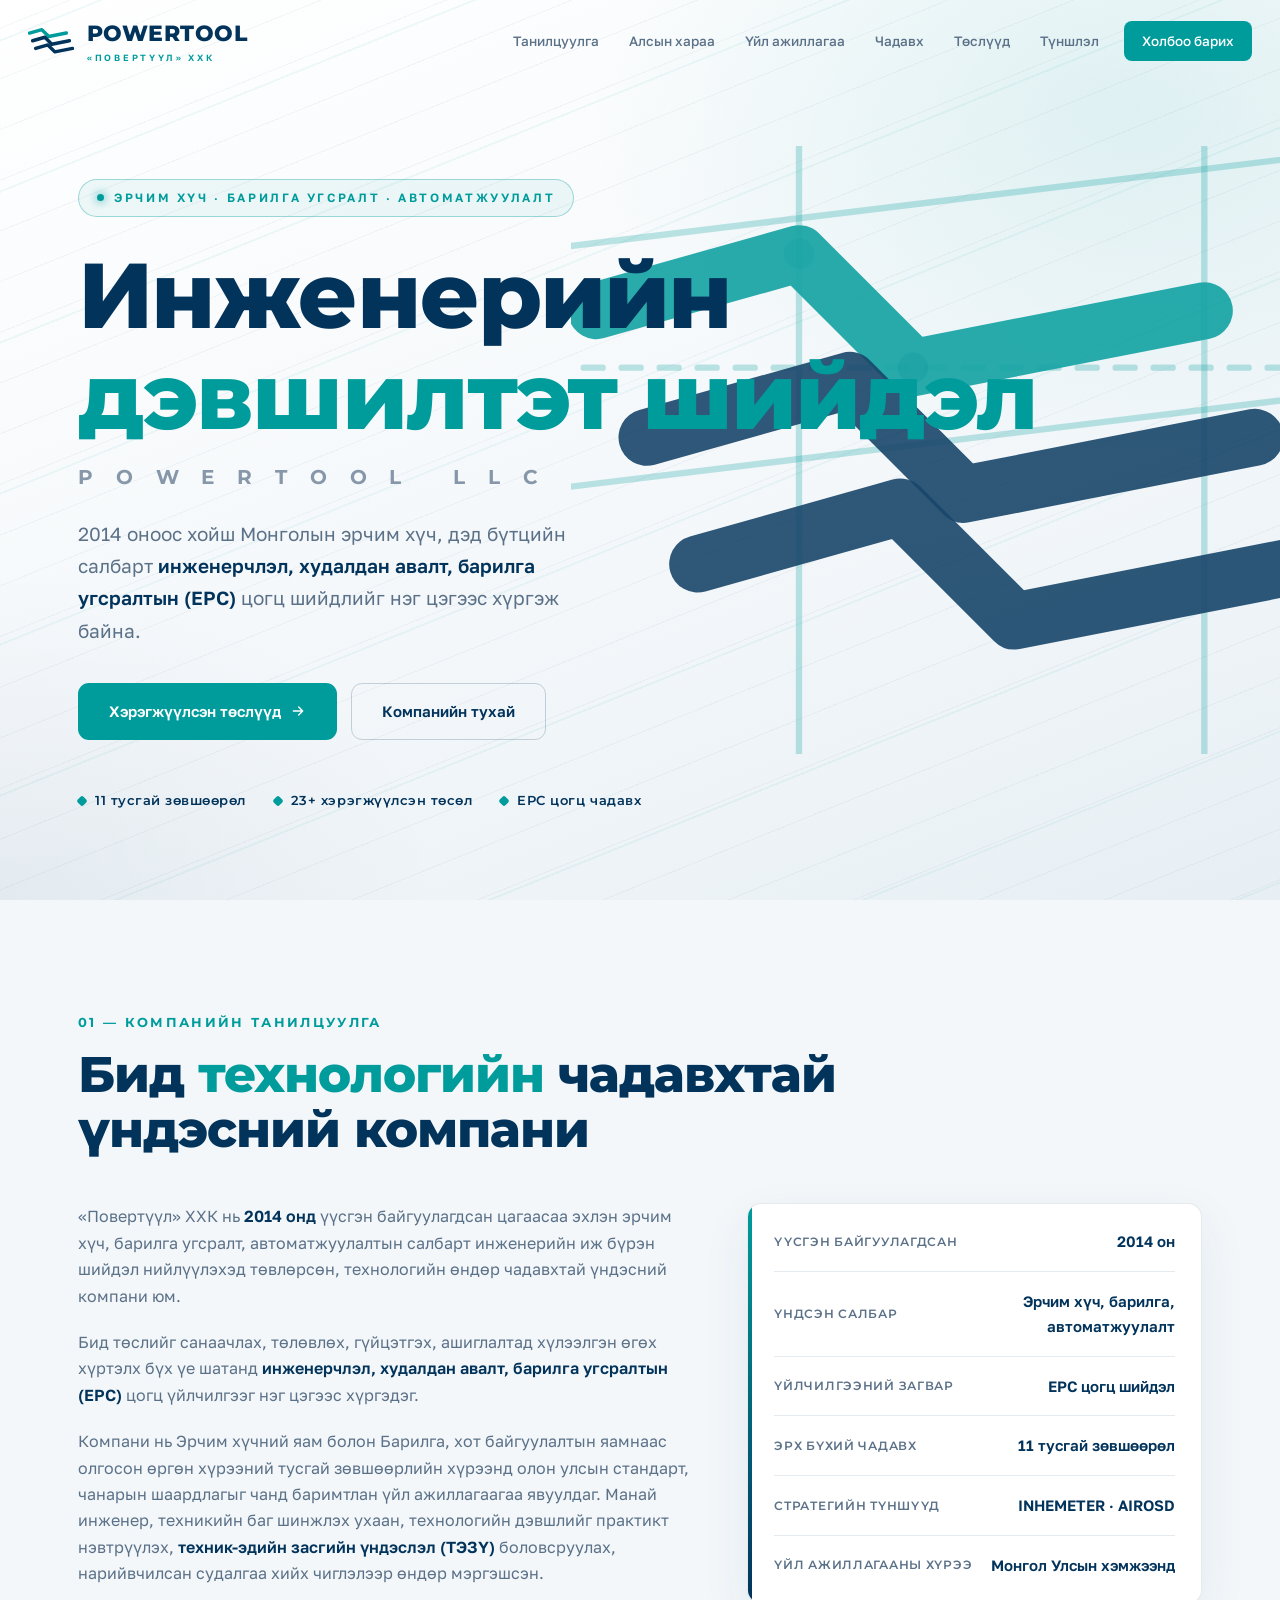
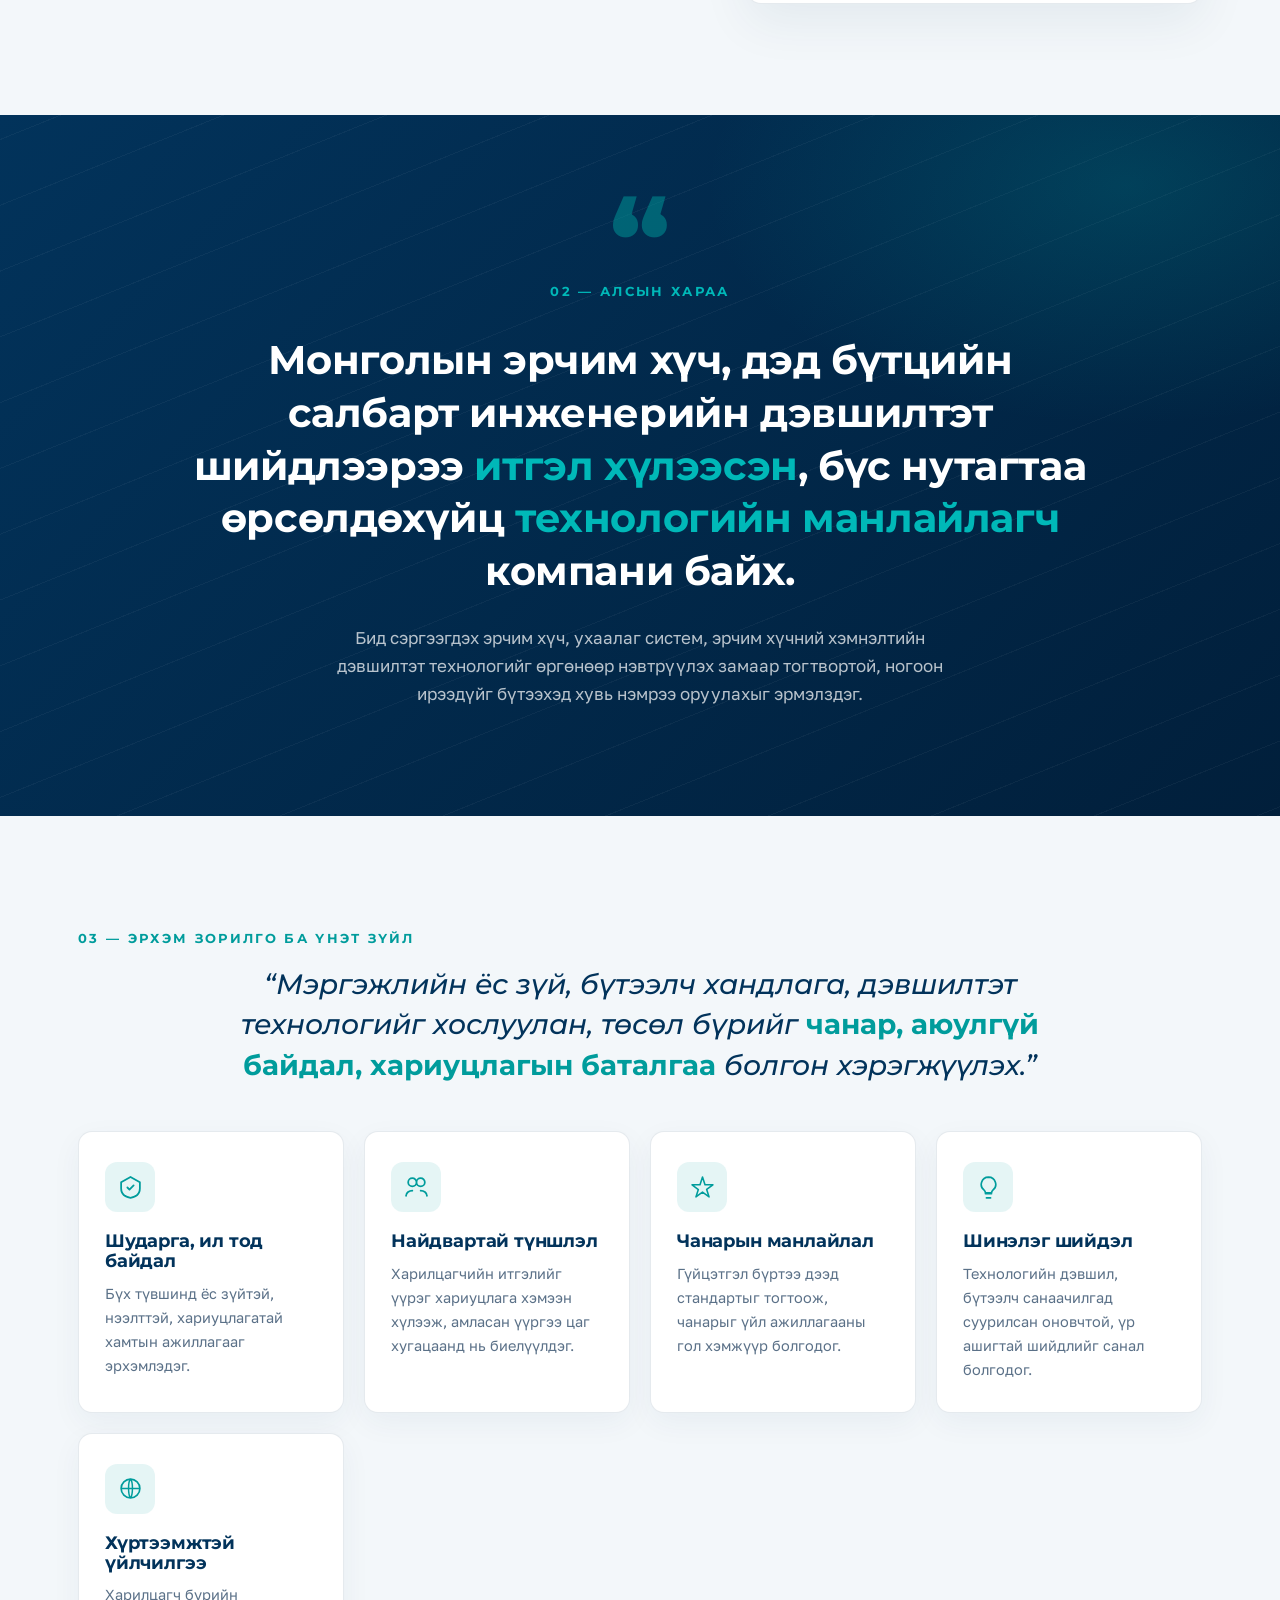
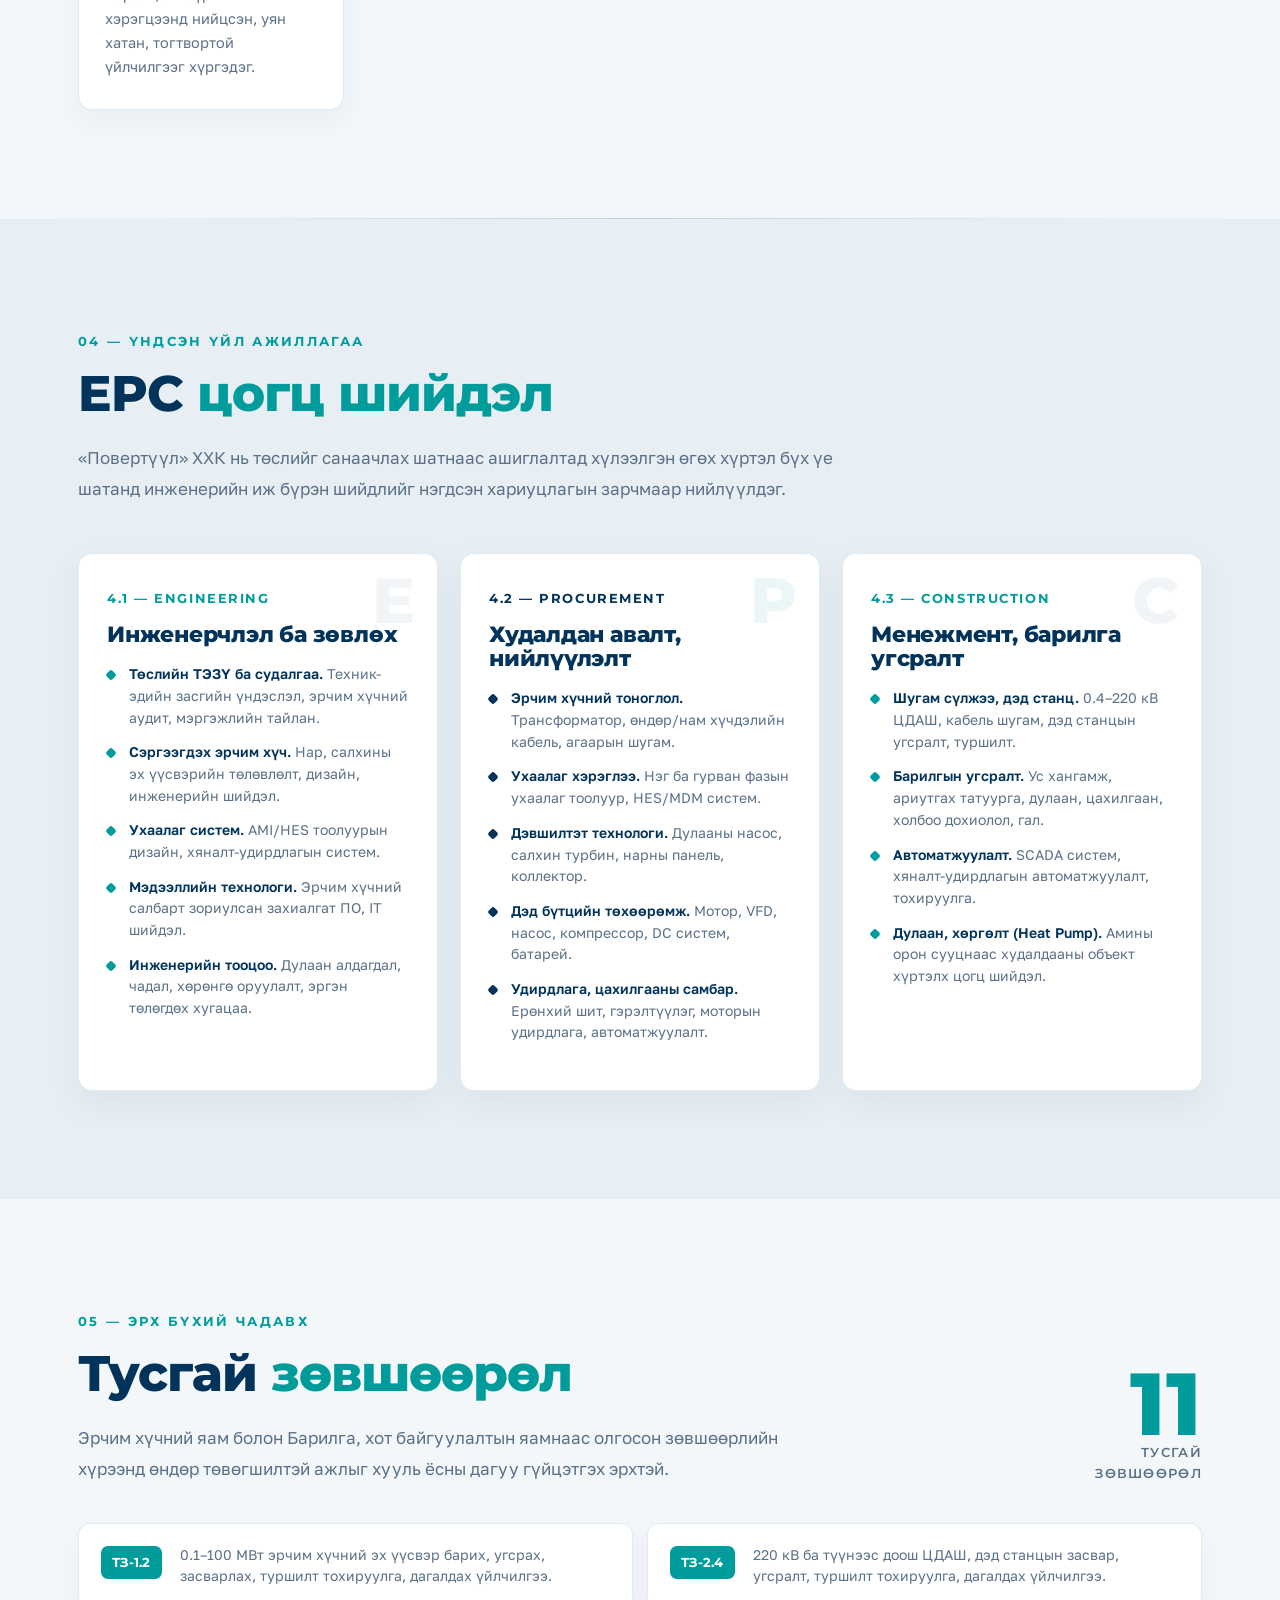
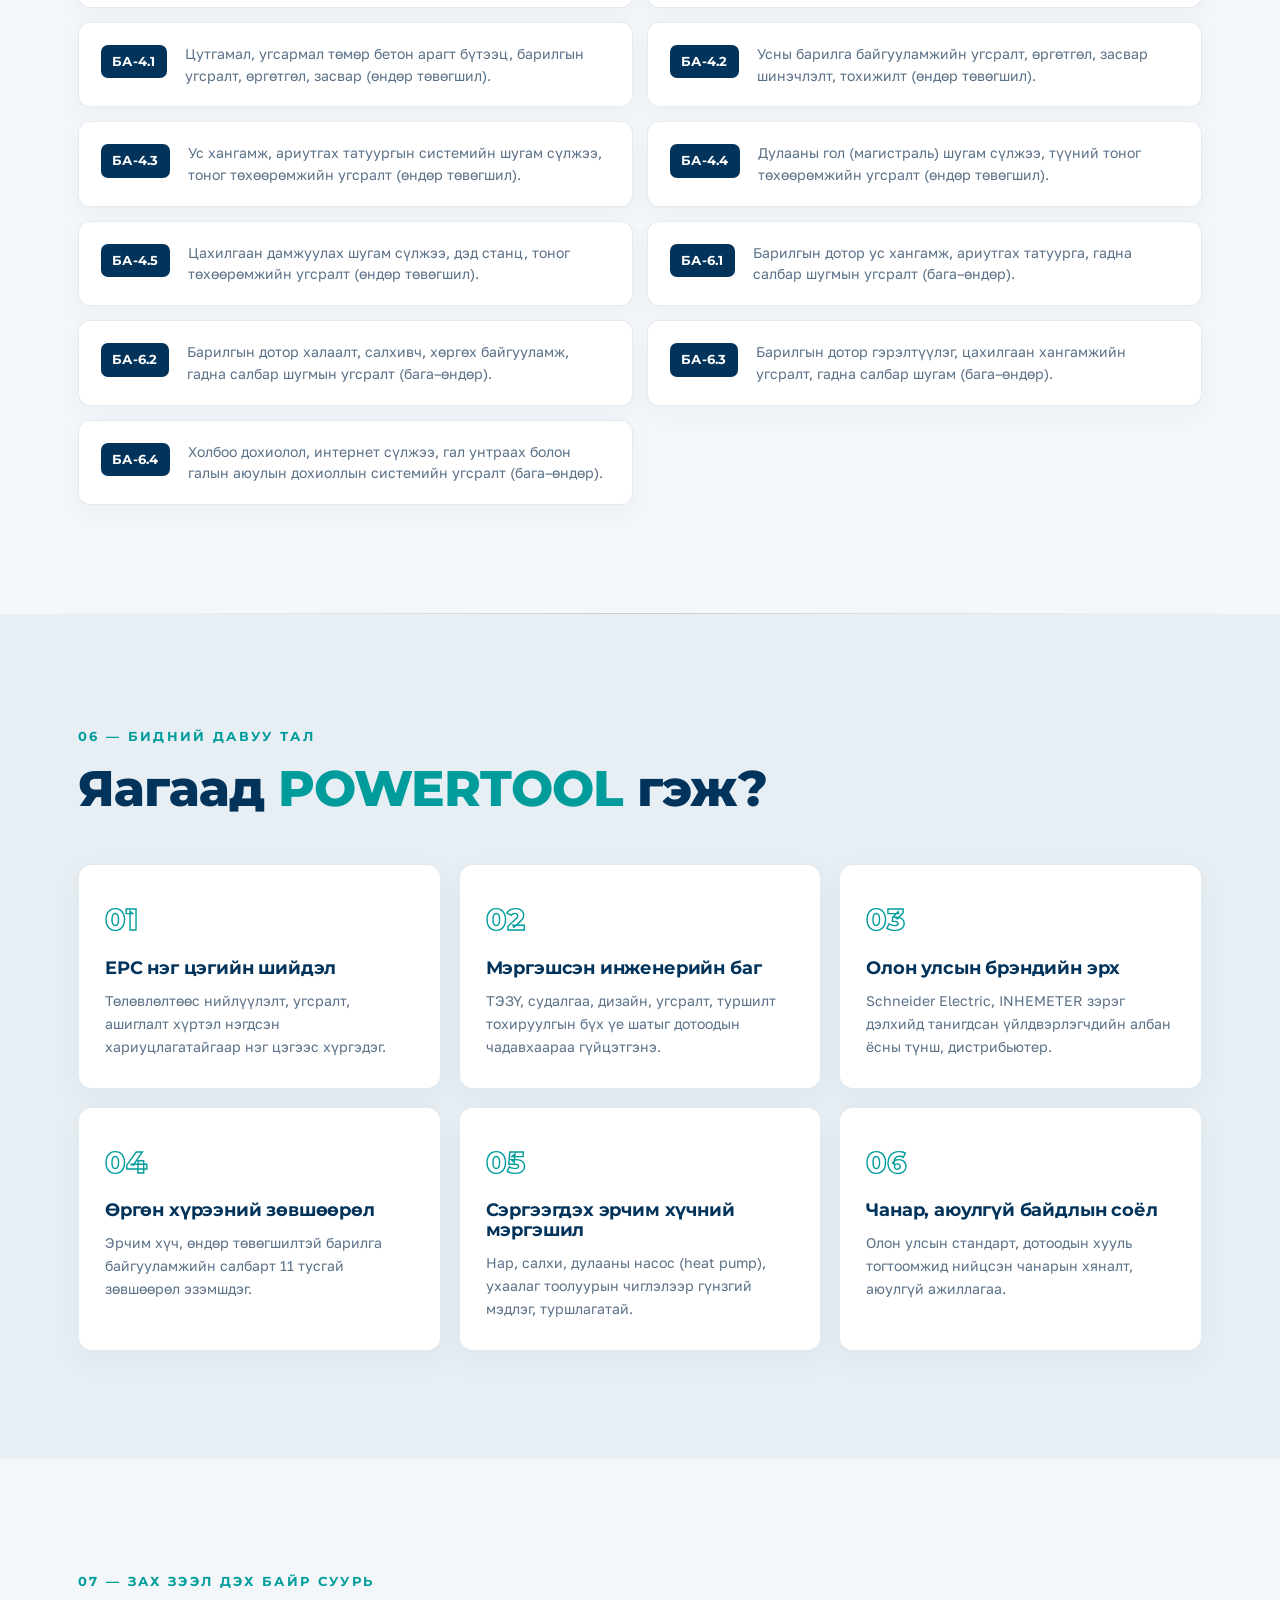
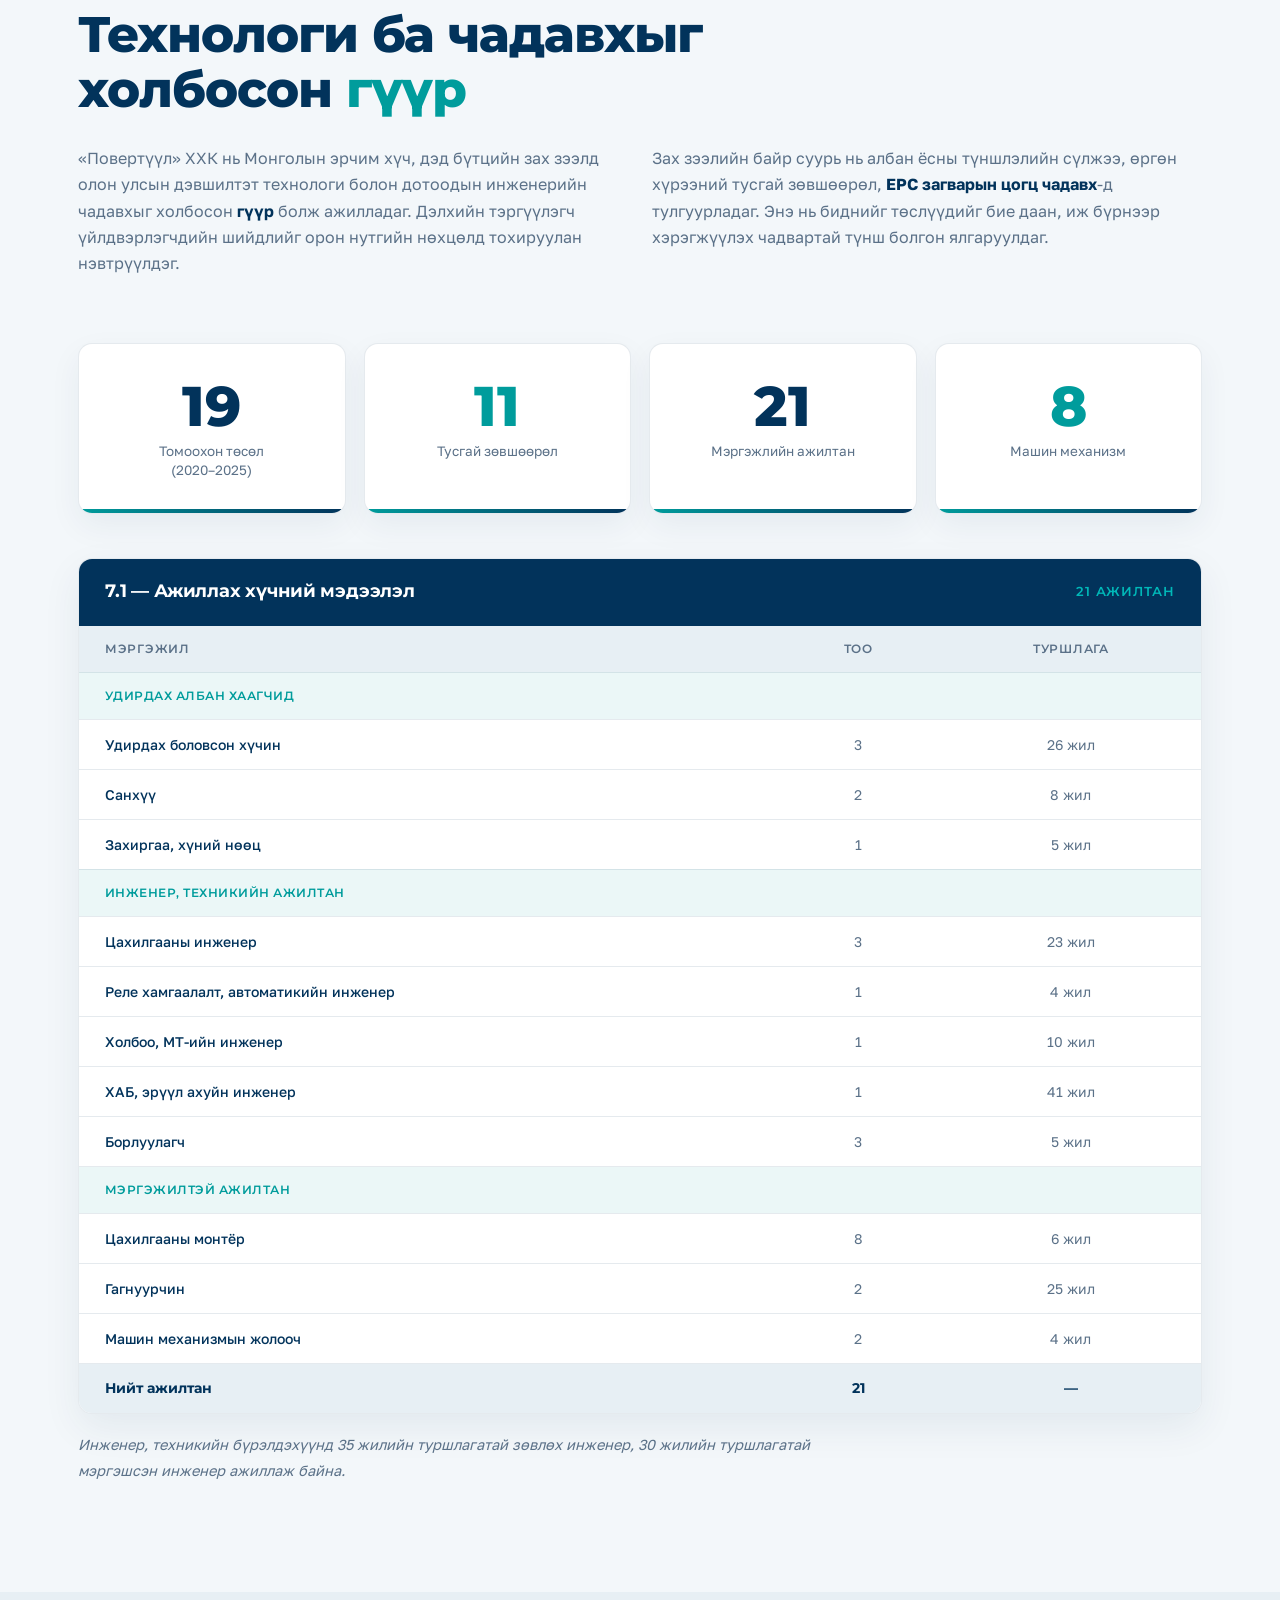
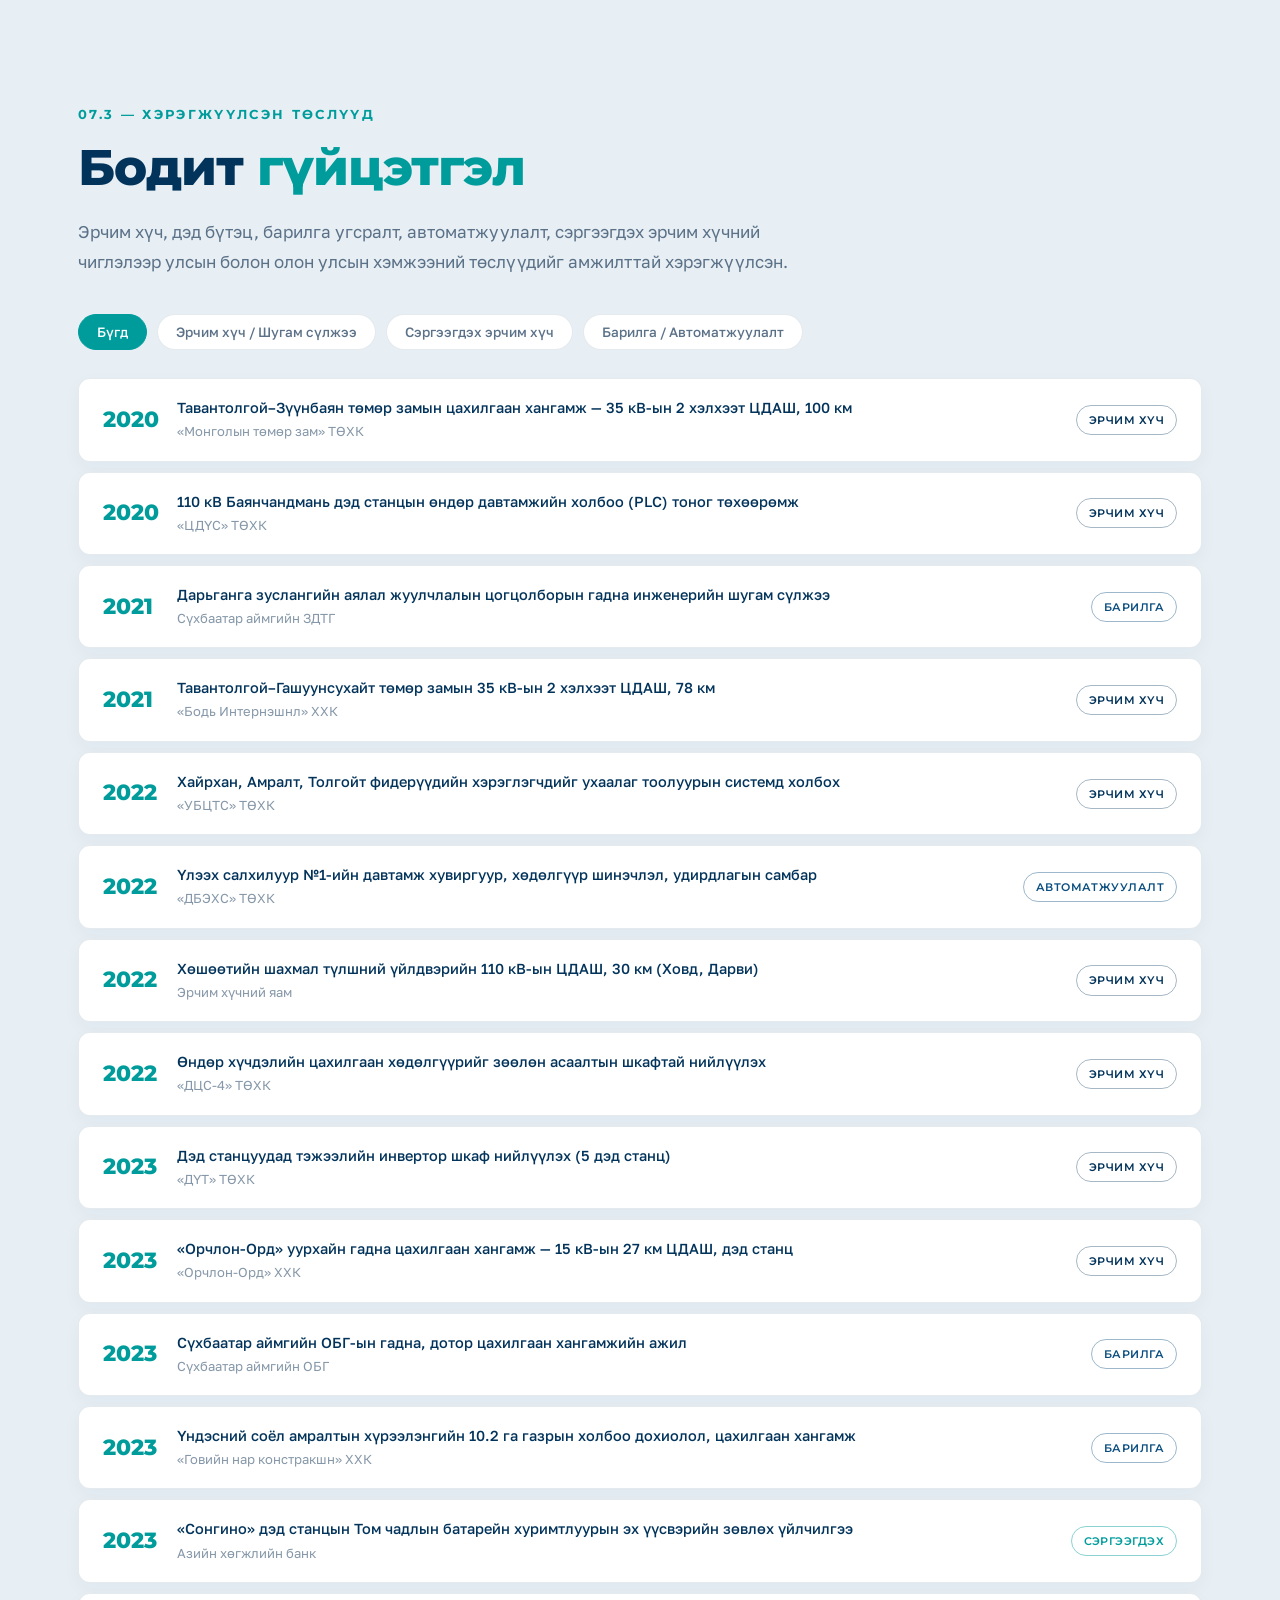
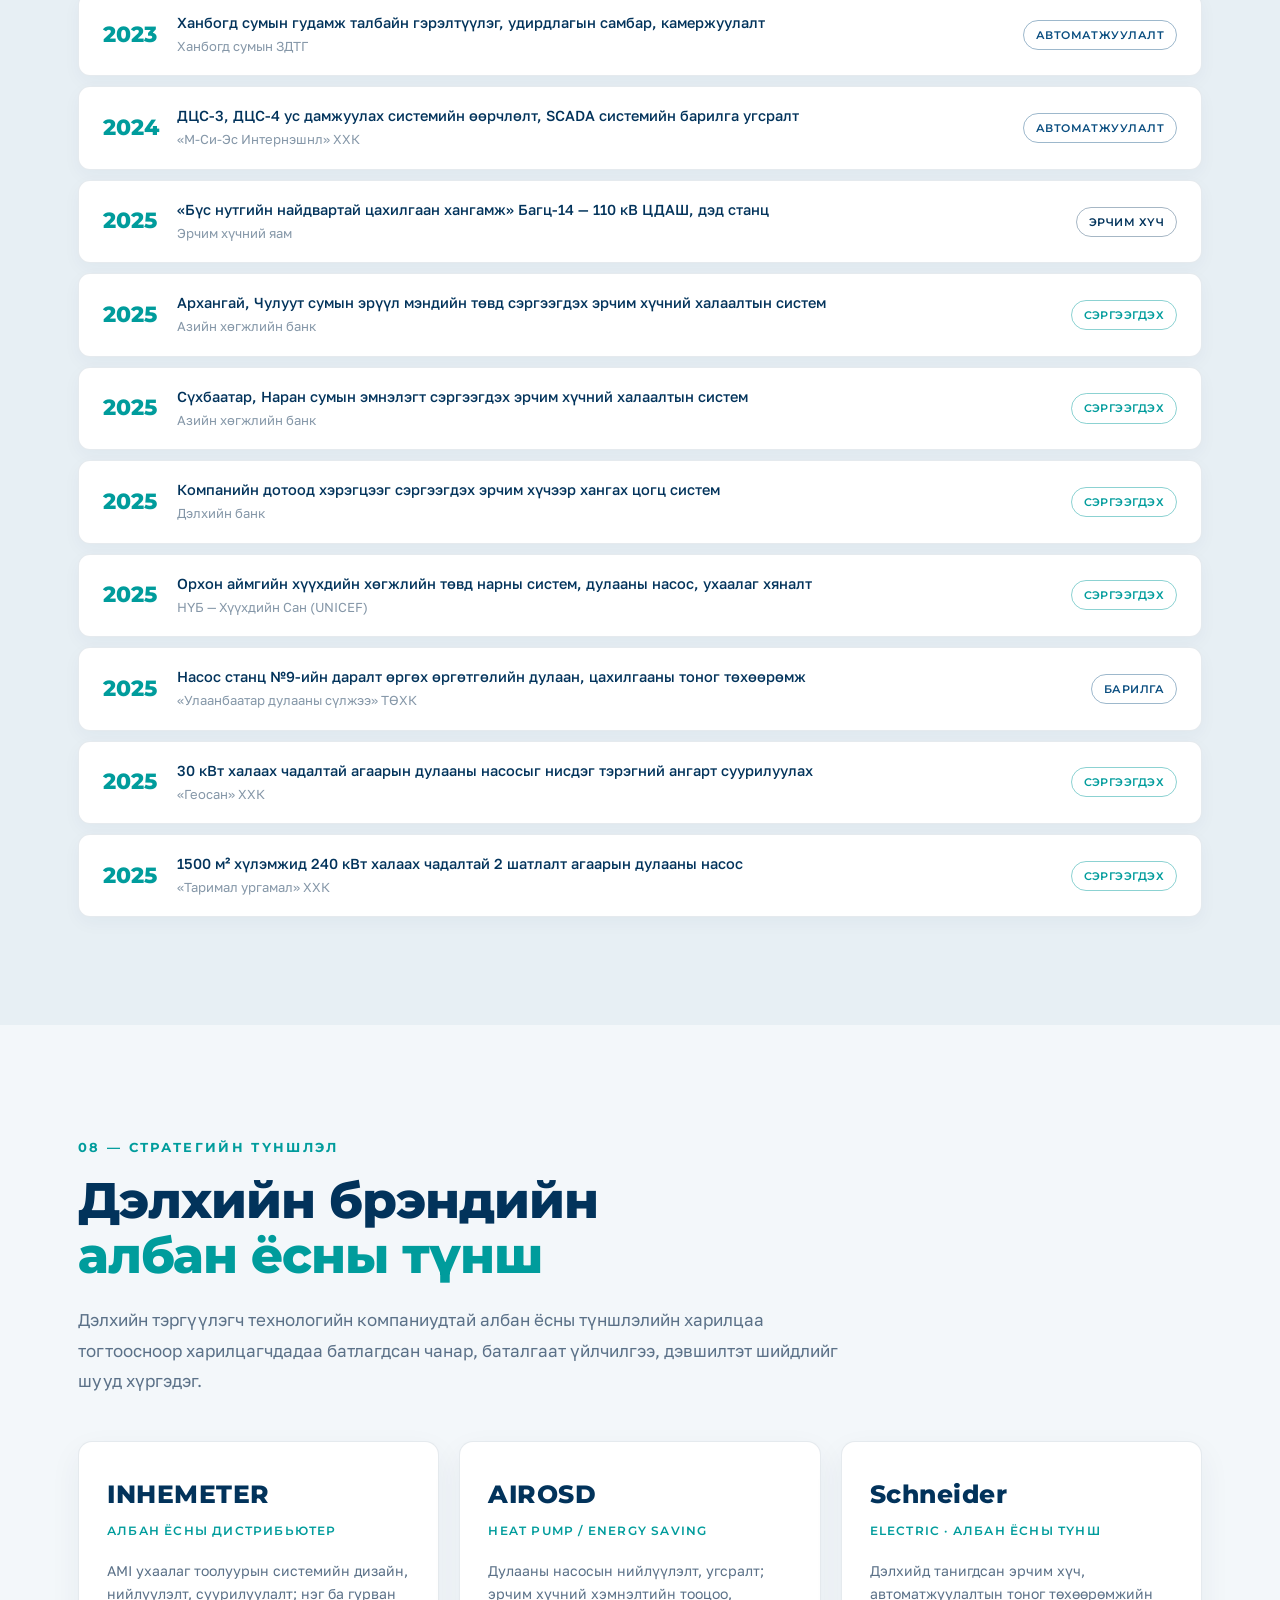
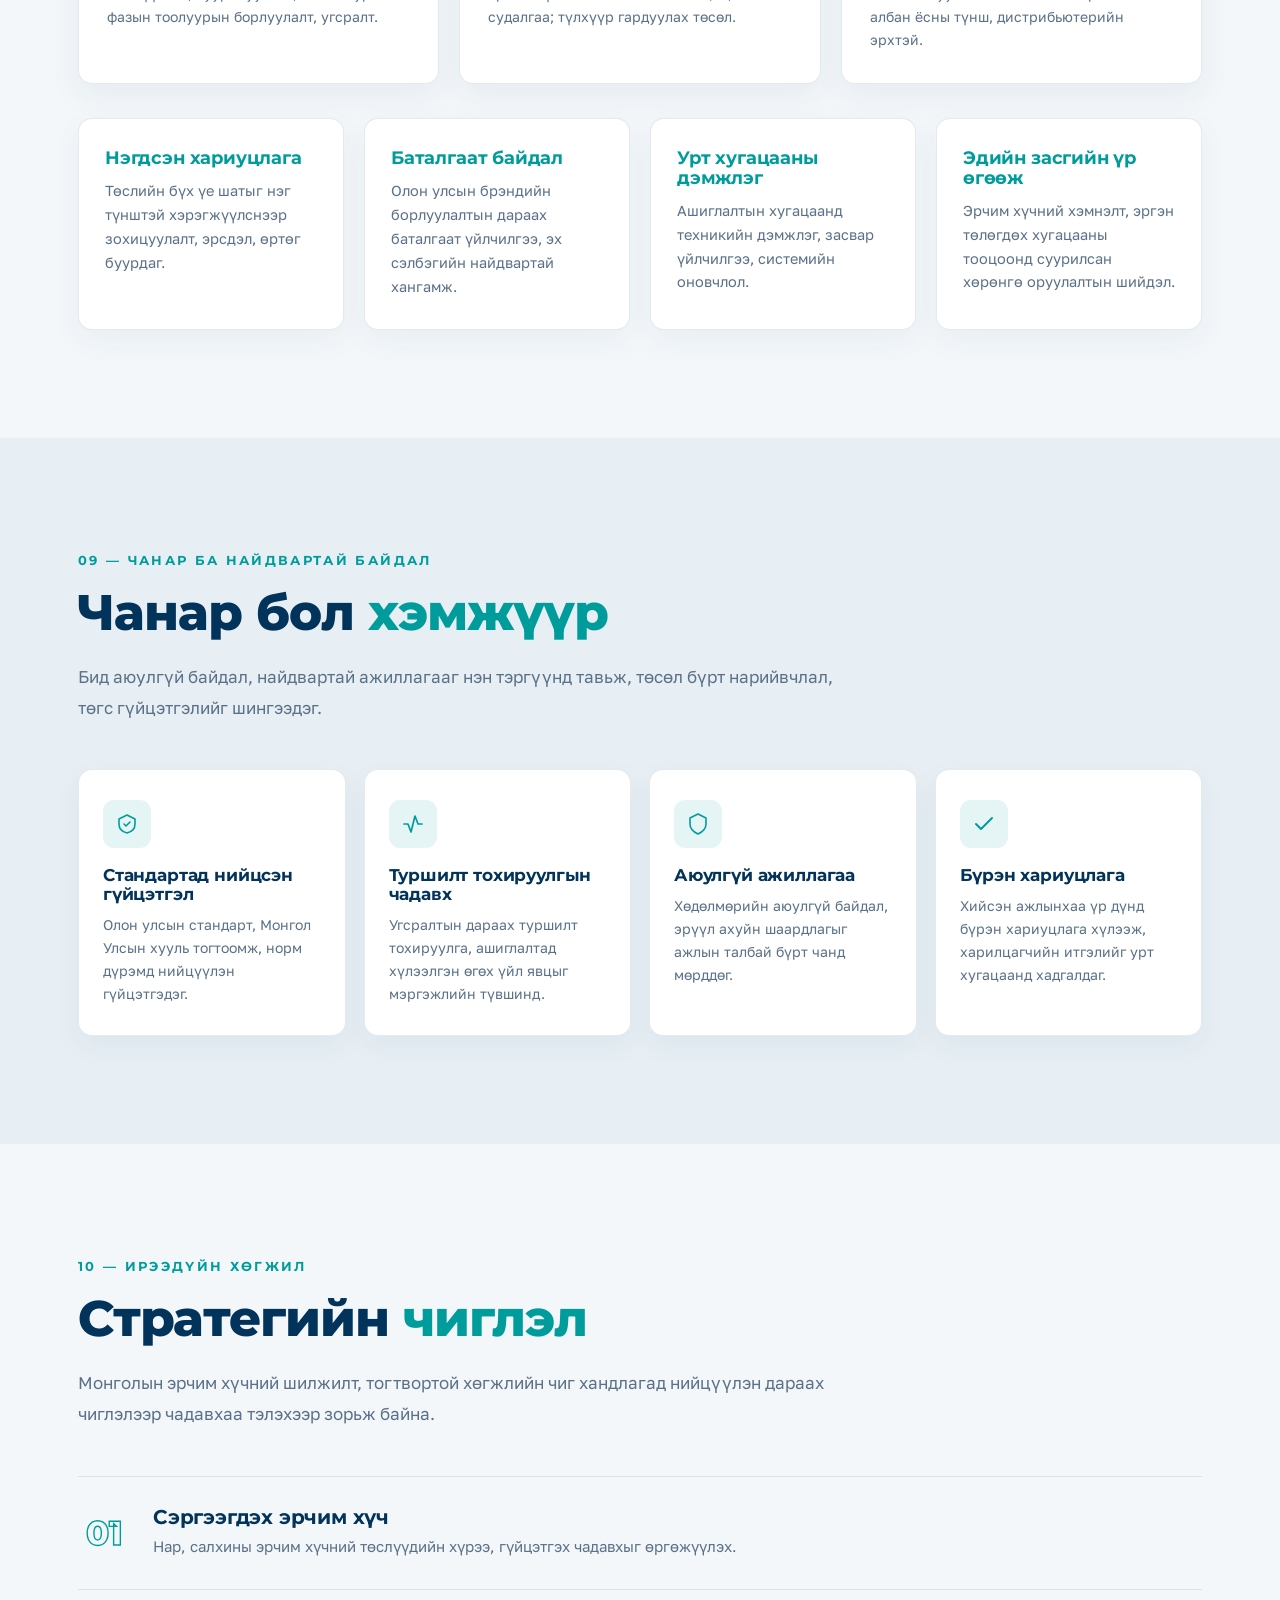
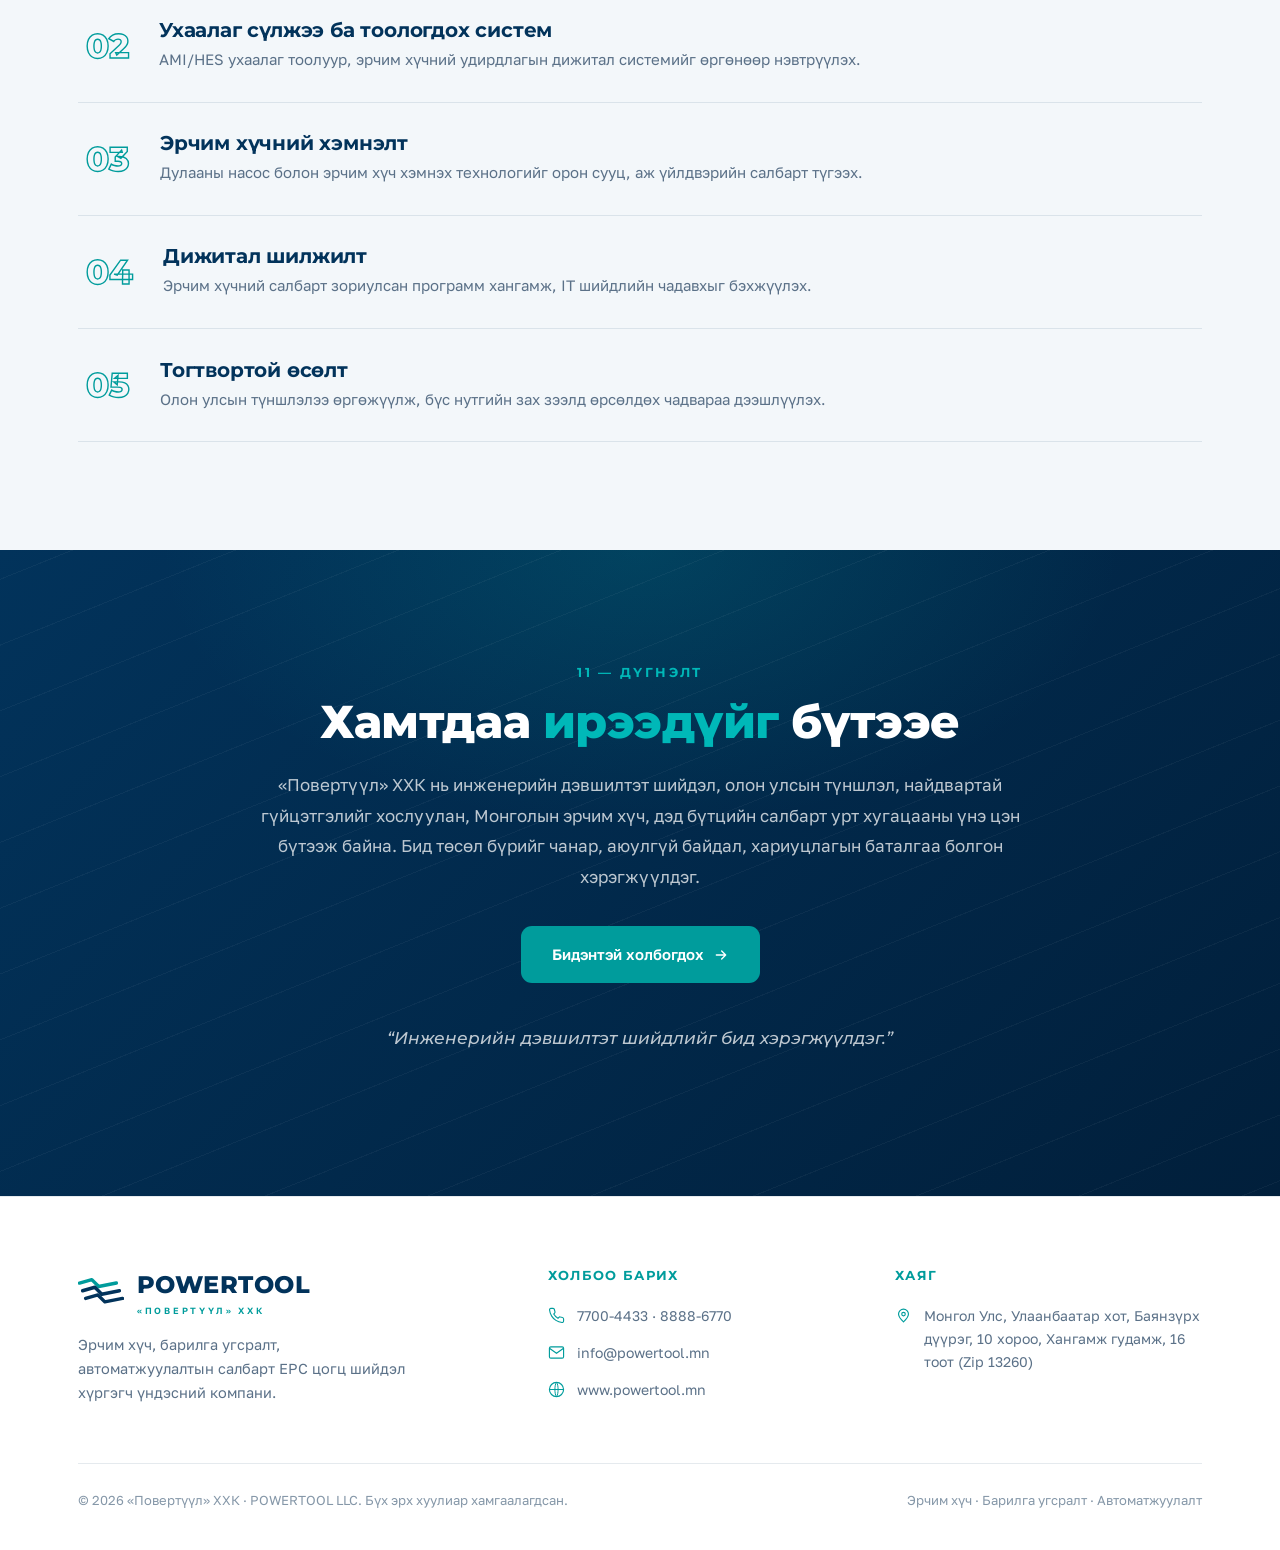
<file: powertool-website2.html>
<!DOCTYPE html>
<html lang="mn">
<head>
<meta charset="UTF-8">
<meta name="viewport" content="width=device-width, initial-scale=1.0">
<title>POWERTOOL — Инженерийн дэвшилтэт шийдэл</title>
<link rel="preconnect" href="https://fonts.googleapis.com">
<link rel="preconnect" href="https://fonts.gstatic.com" crossorigin>
<link href="https://fonts.googleapis.com/css2?family=Montserrat:wght@400;500;600;700;800&family=Golos+Text:wght@400;500;600;700&display=swap" rel="stylesheet">
<style>
:root{
  --navy:#02335B;
  --navy-2:#0A4E80;
  --teal:#009C9C;
  --teal-2:#00B8B8;
  --ink:#0B2138;
  --bg:#F3F7FA;
  --bg-2:#FFFFFF;
  --bg-3:#E7EFF4;
  --line:rgba(2,51,91,.10);
  --line-strong:rgba(2,51,91,.20);
  --text:#0E2A45;
  --muted:#5B7188;
  --muted-2:#8597A8;
  --r:14px;
}
*{margin:0;padding:0;box-sizing:border-box}
html{scroll-behavior:smooth}
body{
  font-family:'Golos Text',sans-serif;
  background:var(--bg);
  color:var(--text);
  line-height:1.65;
  overflow-x:hidden;
  -webkit-font-smoothing:antialiased;
}
::selection{background:var(--teal);color:#fff}
h1,h2,h3,h4,.disp{font-family:'Montserrat',sans-serif;font-weight:800;letter-spacing:-.01em;line-height:1.1;color:var(--navy)}
a{color:inherit;text-decoration:none}
.wrap{max-width:1180px;margin:0 auto;padding:0 28px}

/* ---------- LOGO MARK ---------- */
.logomark{display:block}
.logomark .a{stroke:var(--teal)}
.logomark .b{stroke:var(--navy)}
.logomark.inv .b{stroke:#fff}

/* ---------- NAV ---------- */
nav{
  position:fixed;top:0;left:0;right:0;z-index:100;
  display:flex;align-items:center;justify-content:space-between;
  padding:16px 28px;transition:.4s cubic-bezier(.4,0,.2,1);
  border-bottom:1px solid transparent;
}
nav.scrolled{
  background:rgba(255,255,255,.85);
  backdrop-filter:blur(16px) saturate(1.3);
  border-bottom:1px solid var(--line);
  padding:11px 28px;
  box-shadow:0 6px 30px rgba(2,51,91,.06);
}
.brand{display:flex;align-items:center;gap:13px}
.brand .txt{font-family:'Montserrat';font-weight:800;font-size:22px;letter-spacing:.02em;color:var(--navy)}
.brand .sub{display:block;font-family:'Golos Text';font-size:9px;letter-spacing:.3em;color:var(--teal);font-weight:600;margin-top:-1px}
.navlinks{display:flex;gap:4px;align-items:center}
.navlinks a{
  font-size:13.5px;font-weight:500;color:var(--muted);padding:8px 13px;border-radius:8px;transition:.25s;
}
.navlinks a:hover{color:var(--navy);background:rgba(0,156,156,.08)}
.nav-cta{
  margin-left:8px;background:var(--teal);color:#fff!important;font-weight:600;padding:9px 18px!important;border-radius:9px;
}
.nav-cta:hover{background:var(--teal-2)!important}
.burger{display:none;flex-direction:column;gap:5px;cursor:pointer;padding:6px}
.burger span{width:24px;height:2px;background:var(--navy);border-radius:2px;transition:.3s}

/* ---------- HERO ---------- */
.hero{
  position:relative;min-height:100vh;display:flex;align-items:center;overflow:hidden;padding-top:90px;
  background:
    radial-gradient(900px 600px at 88% 12%,rgba(0,156,156,.10),transparent 60%),
    radial-gradient(800px 600px at 0% 100%,rgba(2,51,91,.06),transparent 55%),
    linear-gradient(160deg,#FFFFFF,var(--bg) 60%,var(--bg-3));
}
/* construction lines */
.constr{position:absolute;inset:0;overflow:hidden}
.constr .lines{
  position:absolute;inset:-20%;
  background:repeating-linear-gradient(-22deg,transparent 0 46px,rgba(2,51,91,.045) 46px 47px);
}
.constr .lines2{
  position:absolute;inset:-20%;
  background:repeating-linear-gradient(-22deg,transparent 0 138px,rgba(0,156,156,.06) 138px 140px);
}
.constr svg{position:absolute;right:-4%;top:50%;transform:translateY(-50%);width:62%;max-width:760px;opacity:.9}
.hero-inner{position:relative;z-index:3;width:100%}
.eyebrow{
  display:inline-flex;align-items:center;gap:10px;font-size:12px;font-weight:600;letter-spacing:.22em;
  text-transform:uppercase;color:var(--teal);border:1px solid rgba(0,156,156,.35);border-radius:40px;
  padding:8px 18px;margin-bottom:28px;background:rgba(0,156,156,.06);
}
.eyebrow .dot{width:7px;height:7px;border-radius:50%;background:var(--teal);box-shadow:0 0 10px var(--teal)}
.hero h1{font-size:clamp(42px,7.5vw,92px);font-weight:800;letter-spacing:-.02em;margin-bottom:14px;color:var(--navy)}
.hero h1 .l2{color:var(--teal);display:block}
.hero .latin{font-family:'Montserrat';font-weight:700;font-size:clamp(14px,2vw,20px);letter-spacing:.42em;color:var(--muted-2);margin-bottom:24px}
.hero p.lead{font-size:clamp(16px,2vw,19px);color:var(--muted);max-width:540px;margin-bottom:36px;line-height:1.7}
.hero p.lead b{color:var(--navy);font-weight:600}
.hero-cta{display:flex;gap:14px;flex-wrap:wrap}
.btn{
  display:inline-flex;align-items:center;gap:9px;font-weight:600;font-size:15px;padding:15px 30px;border-radius:11px;
  cursor:pointer;transition:.3s;border:1px solid transparent;font-family:'Golos Text';
}
.btn-primary{background:var(--teal);color:#fff}
.btn-primary:hover{background:var(--teal-2);transform:translateY(-2px);box-shadow:0 14px 32px rgba(0,156,156,.32)}
.btn-ghost{border-color:var(--line-strong);color:var(--navy)}
.btn-ghost:hover{background:rgba(2,51,91,.04);border-color:var(--navy)}
.hero-tags{display:flex;gap:28px;margin-top:50px;flex-wrap:wrap}
.hero-tags .t{font-family:'Montserrat';font-weight:600;font-size:13px;letter-spacing:.04em;color:var(--navy);display:flex;align-items:center;gap:9px}
.hero-tags .t::before{content:'';width:8px;height:8px;background:var(--teal);border-radius:2px;transform:rotate(45deg)}

/* ---------- SECTION ---------- */
section{position:relative;padding:108px 0}
.sec-num{font-family:'Montserrat';font-weight:700;font-size:13px;letter-spacing:.18em;color:var(--teal);display:inline-block;margin-bottom:14px}
.sec-title{font-size:clamp(28px,4.4vw,50px);font-weight:800;margin-bottom:22px;letter-spacing:-.02em;color:var(--navy)}
.sec-title .ac{color:var(--teal)}
.sec-intro{font-size:17px;color:var(--muted);max-width:760px;line-height:1.8}
.alt{background:var(--bg-3)}
.divline{height:1px;background:linear-gradient(90deg,transparent,var(--line-strong),transparent);margin:0 auto;max-width:1180px}

.rv{opacity:0;transform:translateY(34px);transition:.9s cubic-bezier(.2,.7,.2,1)}
.rv.in{opacity:1;transform:none}
.rv.d1{transition-delay:.08s}.rv.d2{transition-delay:.16s}.rv.d3{transition-delay:.24s}.rv.d4{transition-delay:.32s}

/* ---------- ABOUT ---------- */
.about-grid{display:grid;grid-template-columns:1.15fr .85fr;gap:54px;align-items:start;margin-top:46px}
.about-grid p{color:var(--muted);margin-bottom:20px;font-size:16px}
.about-grid p b{color:var(--navy);font-weight:600}
.info-card{
  background:var(--bg-2);border:1px solid var(--line);border-radius:var(--r);padding:8px 26px;position:relative;overflow:hidden;
  box-shadow:0 18px 50px rgba(2,51,91,.07);
}
.info-card::before{content:'';position:absolute;top:0;left:0;width:4px;height:100%;background:linear-gradient(var(--teal),var(--navy))}
.info-card .row{display:flex;justify-content:space-between;gap:16px;padding:17px 0;border-bottom:1px solid var(--line);align-items:center}
.info-card .row:last-child{border-bottom:none}
.info-card .k{font-family:'Montserrat';font-size:12px;letter-spacing:.06em;text-transform:uppercase;color:var(--muted);font-weight:600}
.info-card .v{font-weight:600;text-align:right;font-size:15px;max-width:58%;color:var(--navy)}

/* ---------- VISION (navy band) ---------- */
.vision{background:linear-gradient(135deg,var(--navy),#011F3B);position:relative;overflow:hidden}
.vision .clines{position:absolute;inset:-10%;background:repeating-linear-gradient(-22deg,transparent 0 60px,rgba(255,255,255,.04) 60px 61px)}
.vision::after{content:'';position:absolute;inset:0;background:radial-gradient(700px 400px at 88% 10%,rgba(0,156,156,.22),transparent 60%)}
.quote-big{position:relative;z-index:2;max-width:980px;margin:0 auto;text-align:center}
.quote-big .sec-num{color:var(--teal-2)}
.quote-big .mk{font-family:'Montserrat';font-weight:800;font-size:110px;line-height:.3;color:var(--teal);opacity:.5;height:54px;display:block}
.quote-big h2{font-family:'Montserrat';font-weight:700;font-size:clamp(24px,3.4vw,40px);line-height:1.32;color:#fff;margin:18px 0 26px;letter-spacing:-.01em}
.quote-big h2 .hl{color:var(--teal-2)}
.quote-big p{color:rgba(255,255,255,.72);font-size:17px;max-width:640px;margin:0 auto}

/* ---------- VALUES ---------- */
.val-grid{display:grid;grid-template-columns:repeat(auto-fit,minmax(220px,1fr));gap:20px;margin-top:46px}
.val{background:var(--bg-2);border:1px solid var(--line);border-radius:var(--r);padding:30px 26px;transition:.35s;box-shadow:0 10px 30px rgba(2,51,91,.05)}
.val:hover{transform:translateY(-6px);border-color:rgba(0,156,156,.45);box-shadow:0 22px 50px rgba(2,51,91,.1)}
.val .ic{width:50px;height:50px;border-radius:12px;display:grid;place-items:center;margin-bottom:20px;background:rgba(0,156,156,.1);color:var(--teal)}
.val .ic svg{width:25px;height:25px}
.val h4{font-size:18px;margin-bottom:10px;font-weight:700}
.val p{color:var(--muted);font-size:14.5px}
.mission-banner{text-align:center;max-width:920px;margin:0 auto 6px;font-family:'Montserrat';font-weight:500;font-style:italic;font-size:clamp(19px,2.6vw,28px);line-height:1.45;color:var(--navy)}
.mission-banner .ac{color:var(--teal);font-style:normal;font-weight:700}

/* ---------- OPERATIONS ---------- */
.op-grid{display:grid;grid-template-columns:repeat(3,1fr);gap:22px;margin-top:48px}
.op{background:var(--bg-2);border:1px solid var(--line);border-radius:var(--r);padding:34px 28px;position:relative;overflow:hidden;transition:.4s;box-shadow:0 12px 34px rgba(2,51,91,.06)}
.op:hover{transform:translateY(-5px);box-shadow:0 24px 54px rgba(2,51,91,.12)}
.op .epc{font-family:'Montserrat';font-weight:800;font-size:64px;color:rgba(2,51,91,.05);position:absolute;top:14px;right:22px;line-height:1}
.op .num{font-family:'Montserrat';font-weight:700;font-size:13px;letter-spacing:.12em;color:var(--teal);margin-bottom:14px}
.op h3{font-size:22px;margin-bottom:16px;font-weight:800}
.op ul{list-style:none}
.op li{position:relative;padding-left:22px;color:var(--muted);font-size:14px;margin-bottom:13px;line-height:1.55}
.op li b{color:var(--navy);font-weight:600}
.op li::before{content:'';position:absolute;left:0;top:8px;width:8px;height:8px;background:var(--teal);border-radius:2px;transform:rotate(45deg)}
.op.navy .num{color:var(--navy)}
.op.navy li::before{background:var(--navy)}
.op.navy .epc{color:rgba(0,156,156,.08)}

/* ---------- LICENSES ---------- */
.lic-head{display:flex;align-items:flex-end;justify-content:space-between;gap:30px;flex-wrap:wrap;margin-bottom:38px}
.lic-count{text-align:right}
.lic-count .big{font-family:'Montserrat';font-weight:800;font-size:88px;color:var(--teal);line-height:.85}
.lic-count .lbl{font-family:'Montserrat';font-weight:600;letter-spacing:.1em;text-transform:uppercase;font-size:13px;color:var(--muted)}
.lic-grid{display:grid;grid-template-columns:repeat(2,1fr);gap:14px}
.lic{display:flex;gap:18px;background:var(--bg-2);border:1px solid var(--line);border-radius:12px;padding:20px 22px;transition:.3s;align-items:flex-start;box-shadow:0 8px 22px rgba(2,51,91,.04)}
.lic:hover{border-color:rgba(0,156,156,.4);transform:translateX(4px);box-shadow:0 14px 34px rgba(2,51,91,.09)}
.lic .code{font-family:'Montserrat';font-weight:700;font-size:13px;letter-spacing:.02em;color:#fff;background:var(--teal);padding:6px 11px;border-radius:7px;white-space:nowrap;flex-shrink:0;margin-top:2px}
.lic.bld .code{background:var(--navy)}
.lic p{font-size:14px;color:var(--muted);line-height:1.55}

/* ---------- ADVANTAGES ---------- */
.adv-grid{display:grid;grid-template-columns:repeat(3,1fr);gap:18px;margin-top:48px}
.adv{background:var(--bg-2);border:1px solid var(--line);border-radius:var(--r);padding:30px 26px;position:relative;transition:.35s;box-shadow:0 10px 28px rgba(2,51,91,.05)}
.adv:hover{transform:translateY(-5px);box-shadow:0 22px 50px rgba(2,51,91,.11)}
.adv .n{font-family:'Montserrat';font-weight:800;font-size:30px;color:transparent;-webkit-text-stroke:1.4px var(--teal);margin-bottom:14px}
.adv h4{font-size:18px;margin-bottom:10px;font-weight:700}
.adv p{color:var(--muted);font-size:14px}

/* ---------- STATS ---------- */
.stats{display:grid;grid-template-columns:repeat(4,1fr);gap:18px;margin-top:48px}
.stat{background:var(--bg-2);border:1px solid var(--line);border-radius:var(--r);padding:34px 26px;text-align:center;position:relative;overflow:hidden;box-shadow:0 12px 32px rgba(2,51,91,.06)}
.stat::after{content:'';position:absolute;bottom:0;left:0;width:100%;height:4px;background:linear-gradient(90deg,var(--teal),var(--navy))}
.stat .num{font-family:'Montserrat';font-weight:800;font-size:56px;color:var(--navy);line-height:1}
.stat .lbl{font-size:13.5px;color:var(--muted);margin-top:8px;line-height:1.4}
.stat.t .num{color:var(--teal)}
.mkt-grid{display:grid;grid-template-columns:1fr 1fr;gap:24px;margin-top:28px}
.mkt-grid p{color:var(--muted);margin-bottom:18px}
.mkt-grid b{color:var(--navy)}

/* HR table */
.tbl-wrap{margin-top:44px;border:1px solid var(--line);border-radius:var(--r);overflow:hidden;background:var(--bg-2);box-shadow:0 14px 38px rgba(2,51,91,.07)}
.tbl-head{padding:22px 26px;background:var(--navy);border-bottom:1px solid var(--line);display:flex;align-items:center;gap:14px}
.tbl-head h4{font-size:18px;color:#fff;font-weight:700}
.tbl-head .tag{margin-left:auto;font-family:'Montserrat';font-weight:600;font-size:13px;color:var(--teal-2);letter-spacing:.06em}
table{width:100%;border-collapse:collapse;font-size:14px}
th,td{text-align:left;padding:13px 26px;border-bottom:1px solid var(--line)}
th{font-family:'Montserrat';font-weight:600;text-transform:uppercase;letter-spacing:.06em;font-size:12px;color:var(--muted);background:var(--bg-3)}
td{color:var(--muted)}
td:first-child{color:var(--navy);font-weight:500}
tr:last-child td{border-bottom:none}
.grp td{background:rgba(0,156,156,.08);font-family:'Montserrat';font-weight:600;letter-spacing:.04em;text-transform:uppercase;color:var(--teal);font-size:12px}
.totrow td{background:var(--bg-3);color:var(--navy);font-weight:700;font-family:'Montserrat'}
td.c,th.c{text-align:center}

/* ---------- PROJECTS ---------- */
.proj-filter{display:flex;gap:10px;flex-wrap:wrap;margin:36px 0 28px}
.proj-filter button{font-family:'Golos Text';font-size:13.5px;font-weight:500;color:var(--muted);background:var(--bg-2);border:1px solid var(--line);padding:9px 18px;border-radius:30px;cursor:pointer;transition:.25s}
.proj-filter button:hover{color:var(--navy);border-color:var(--line-strong)}
.proj-filter button.active{background:var(--teal);color:#fff;border-color:var(--teal)}
.proj-list{display:grid;gap:10px}
.proj{display:grid;grid-template-columns:54px 1fr auto;gap:20px;align-items:center;background:var(--bg-2);border:1px solid var(--line);border-radius:12px;padding:18px 24px;transition:.3s;box-shadow:0 6px 18px rgba(2,51,91,.04)}
.proj:hover{border-color:var(--line-strong);transform:translateX(5px);box-shadow:0 14px 34px rgba(2,51,91,.09)}
.proj .yr{font-family:'Montserrat';font-weight:800;font-size:22px;color:var(--teal)}
.proj .ttl{font-size:14.5px;font-weight:500;line-height:1.45;color:var(--navy)}
.proj .cli{font-size:13px;color:var(--muted-2);margin-top:3px}
.proj .badge{font-family:'Montserrat';font-weight:600;font-size:11px;letter-spacing:.04em;text-transform:uppercase;padding:5px 12px;border-radius:30px;white-space:nowrap;border:1px solid var(--line-strong);color:var(--muted)}
.proj[data-cat="energy"] .badge{color:var(--navy);border-color:rgba(2,51,91,.35)}
.proj[data-cat="renew"] .badge{color:var(--teal);border-color:rgba(0,156,156,.45)}
.proj[data-cat="bld"] .badge{color:var(--navy-2);border-color:rgba(10,78,128,.4)}
.proj.hide{display:none}

/* ---------- PARTNERS ---------- */
.part-grid{display:grid;grid-template-columns:repeat(3,1fr);gap:20px;margin-top:44px}
.part{background:var(--bg-2);border:1px solid var(--line);border-radius:var(--r);padding:32px 28px;transition:.35s;box-shadow:0 12px 32px rgba(2,51,91,.06)}
.part:hover{border-color:var(--teal);transform:translateY(-5px);box-shadow:0 24px 54px rgba(2,51,91,.12)}
.part .logo{font-family:'Montserrat';font-weight:800;font-size:25px;letter-spacing:.02em;color:var(--navy);margin-bottom:6px}
.part .role{font-family:'Montserrat';font-weight:600;font-size:12px;letter-spacing:.1em;text-transform:uppercase;color:var(--teal);margin-bottom:18px}
.part p{color:var(--muted);font-size:14px}
.val-grid.cust{margin-top:34px}
.val-grid.cust h4{color:var(--teal)!important}

/* ---------- QUALITY ---------- */
.q-grid{display:grid;grid-template-columns:repeat(4,1fr);gap:18px;margin-top:46px}
.q{background:var(--bg-2);border:1px solid var(--line);border-radius:var(--r);padding:30px 24px;transition:.35s;box-shadow:0 10px 28px rgba(2,51,91,.05)}
.q:hover{transform:translateY(-5px);border-color:rgba(0,156,156,.4);box-shadow:0 22px 48px rgba(2,51,91,.11)}
.q .ic{width:48px;height:48px;border-radius:11px;background:rgba(0,156,156,.1);color:var(--teal);display:grid;place-items:center;margin-bottom:18px}
.q .ic svg{width:24px;height:24px}
.q h4{font-size:17px;margin-bottom:9px;font-weight:700}
.q p{color:var(--muted);font-size:14px}

/* ---------- FUTURE ---------- */
.fut-list{margin-top:46px;display:grid;gap:0;border-top:1px solid var(--line)}
.fut{display:grid;grid-template-columns:auto 1fr;gap:30px;align-items:center;padding:28px 8px;border-bottom:1px solid var(--line);transition:.3s}
.fut:hover{background:rgba(0,156,156,.04);padding-left:20px}
.fut .n{font-family:'Montserrat';font-weight:800;font-size:34px;color:transparent;-webkit-text-stroke:1.4px var(--teal)}
.fut .c h4{font-size:20px;margin-bottom:6px;font-weight:700}
.fut .c p{color:var(--muted);font-size:15px}

/* ---------- CONCLUSION (navy band) ---------- */
.concl{background:linear-gradient(135deg,var(--navy),#011F3B);position:relative;overflow:hidden;text-align:center}
.concl .clines{position:absolute;inset:-10%;background:repeating-linear-gradient(-22deg,transparent 0 60px,rgba(255,255,255,.04) 60px 61px)}
.concl::before{content:'';position:absolute;inset:0;background:radial-gradient(800px 460px at 50% 0%,rgba(0,156,156,.2),transparent 60%)}
.concl-inner{position:relative;z-index:2;max-width:820px;margin:0 auto}
.concl .sec-num{color:var(--teal-2)}
.concl h2{font-size:clamp(28px,4vw,46px);margin-bottom:22px;color:#fff}
.concl h2 span{color:var(--teal-2)}
.concl p{color:rgba(255,255,255,.74);font-size:17px;margin-bottom:34px;line-height:1.8}
.tagline-final{font-family:'Montserrat';font-weight:500;font-style:italic;font-size:clamp(18px,2.4vw,26px);color:var(--teal-2);margin-top:40px}

/* ---------- FOOTER ---------- */
footer{background:var(--bg-2);border-top:1px solid var(--line);padding:68px 0 38px}
.foot-grid{display:grid;grid-template-columns:1.4fr 1fr 1fr;gap:40px;margin-bottom:48px}
.foot-brand .row{display:flex;align-items:center;gap:13px;margin-bottom:14px}
.foot-brand .txt{font-family:'Montserrat';font-weight:800;font-size:24px;letter-spacing:.02em;color:var(--navy)}
.foot-brand .sub{display:block;font-size:9px;letter-spacing:.3em;color:var(--teal);font-weight:600}
.foot-brand p{color:var(--muted);max-width:340px;font-size:14.5px}
.foot-col h5{font-family:'Montserrat';font-weight:700;font-size:13px;letter-spacing:.1em;text-transform:uppercase;color:var(--teal);margin-bottom:18px}
.foot-col .item{display:flex;gap:12px;margin-bottom:14px;color:var(--muted);font-size:14px;align-items:flex-start}
.foot-col .item svg{width:17px;height:17px;color:var(--teal);flex-shrink:0;margin-top:3px}
.foot-col a:hover{color:var(--teal)}
.foot-bottom{border-top:1px solid var(--line);padding-top:26px;display:flex;justify-content:space-between;flex-wrap:wrap;gap:14px;color:var(--muted-2);font-size:13px}

/* ---------- RESPONSIVE ---------- */
@media(max-width:980px){
  .about-grid,.op-grid,.adv-grid,.part-grid,.lic-grid,.mkt-grid,.foot-grid{grid-template-columns:1fr}
  .stats,.q-grid{grid-template-columns:1fr 1fr}
  .constr svg{display:none}
  .navlinks{position:fixed;top:0;right:0;height:100vh;width:78%;max-width:320px;flex-direction:column;background:var(--bg-2);padding:90px 26px;gap:6px;transform:translateX(100%);transition:.4s;align-items:stretch;border-left:1px solid var(--line);box-shadow:-20px 0 50px rgba(2,51,91,.1)}
  .navlinks.open{transform:none}
  .navlinks a{padding:14px 16px;font-size:16px}
  .burger{display:flex}
  .burger.open span:nth-child(1){transform:translateY(7px) rotate(45deg)}
  .burger.open span:nth-child(2){opacity:0}
  .burger.open span:nth-child(3){transform:translateY(-7px) rotate(-45deg)}
}
@media(max-width:620px){
  .wrap{padding:0 18px}
  nav{padding:13px 18px}
  .proj{grid-template-columns:46px 1fr;gap:14px}
  .proj .badge{display:none}
  th:nth-child(3),td:nth-child(3){display:none}
  .lic{flex-direction:column;gap:10px}
  .hero-tags{gap:16px}
}
</style>
</head>
<body>

<!-- NAV -->
<nav id="nav">
  <a href="#top" class="brand">
    <svg class="logomark" width="46" height="37" viewBox="0 0 120 96" fill="none" stroke-width="9" stroke-linecap="round" stroke-linejoin="round">
      <path class="a" d="M4 26 L36 17 L54 35 L100 26"/>
      <path class="b" d="M4 26 L36 17 L54 35 L100 26" transform="translate(8,20)"/>
      <path class="b" d="M4 26 L36 17 L54 35 L100 26" transform="translate(16,40)"/>
    </svg>
    <span>
      <span class="txt">POWERTOOL</span>
      <span class="sub">«ПОВЕРТҮҮЛ» ХХК</span>
    </span>
  </a>
  <div class="navlinks" id="navlinks">
    <a href="#about">Танилцуулга</a>
    <a href="#vision">Алсын хараа</a>
    <a href="#operations">Үйл ажиллагаа</a>
    <a href="#licenses">Чадавх</a>
    <a href="#projects">Төслүүд</a>
    <a href="#partners">Түншлэл</a>
    <a href="#contact" class="nav-cta">Холбоо барих</a>
  </div>
  <div class="burger" id="burger"><span></span><span></span><span></span></div>
</nav>

<!-- HERO -->
<header class="hero" id="top">
  <div class="constr">
    <div class="lines"></div>
    <div class="lines2"></div>
    <svg viewBox="0 0 120 96" fill="none" stroke-width="9" stroke-linecap="round" stroke-linejoin="round">
      <!-- construction guide lines -->
      <g stroke="rgba(0,156,156,.28)" stroke-width="1">
        <line x1="-10" y1="17" x2="130" y2="0"/>
        <line x1="-10" y1="55" x2="130" y2="38"/>
        <line x1="36" y1="-10" x2="36" y2="110"/>
        <line x1="100" y1="-10" x2="100" y2="110"/>
        <line x1="-10" y1="35" x2="130" y2="35" stroke-dasharray="3 3"/>
        <circle cx="36" cy="17" r="2.4" fill="rgba(0,156,156,.4)" stroke="none"/>
        <circle cx="54" cy="35" r="2.4" fill="rgba(2,51,91,.4)" stroke="none"/>
      </g>
      <path class="a" d="M4 26 L36 17 L54 35 L100 26" stroke="rgba(0,156,156,.92)"/>
      <path class="b" d="M4 26 L36 17 L54 35 L100 26" transform="translate(8,20)" stroke="rgba(2,51,91,.9)"/>
      <path class="b" d="M4 26 L36 17 L54 35 L100 26" transform="translate(16,40)" stroke="rgba(2,51,91,.9)"/>
    </svg>
  </div>
  <div class="wrap hero-inner">
    <span class="eyebrow rv in"><span class="dot"></span>Эрчим хүч · Барилга угсралт · Автоматжуулалт</span>
    <h1 class="rv in d1">Инженерийн<br><span class="l2">дэвшилтэт шийдэл</span></h1>
    <div class="latin rv in d2">P O W E R T O O L &nbsp; L L C</div>
    <p class="lead rv in d2">2014 оноос хойш Монголын эрчим хүч, дэд бүтцийн салбарт <b>инженерчлэл, худалдан авалт, барилга угсралтын (EPC)</b> цогц шийдлийг нэг цэгээс хүргэж байна.</p>
    <div class="hero-cta rv in d3">
      <a href="#projects" class="btn btn-primary">Хэрэгжүүлсэн төслүүд
        <svg width="16" height="16" viewBox="0 0 24 24" fill="none"><path d="M5 12h14M13 6l6 6-6 6" stroke="currentColor" stroke-width="2" stroke-linecap="round" stroke-linejoin="round"/></svg>
      </a>
      <a href="#about" class="btn btn-ghost">Компанийн тухай</a>
    </div>
    <div class="hero-tags rv in d4">
      <span class="t">11 тусгай зөвшөөрөл</span>
      <span class="t">23+ хэрэгжүүлсэн төсөл</span>
      <span class="t">EPC цогц чадавх</span>
    </div>
  </div>
</header>

<!-- 01 ABOUT -->
<section id="about">
  <div class="wrap">
    <span class="sec-num rv">01 — КОМПАНИЙН ТАНИЛЦУУЛГА</span>
    <h2 class="sec-title rv d1">Бид <span class="ac">технологийн</span> чадавхтай<br>үндэсний компани</h2>
    <div class="about-grid">
      <div class="rv d2">
        <p>«Повертүүл» ХХК нь <b>2014 онд</b> үүсгэн байгуулагдсан цагаасаа эхлэн эрчим хүч, барилга угсралт, автоматжуулалтын салбарт инженерийн иж бүрэн шийдэл нийлүүлэхэд төвлөрсөн, технологийн өндөр чадавхтай үндэсний компани юм.</p>
        <p>Бид төслийг санаачлах, төлөвлөх, гүйцэтгэх, ашиглалтад хүлээлгэн өгөх хүртэлх бүх үе шатанд <b>инженерчлэл, худалдан авалт, барилга угсралтын (EPC)</b> цогц үйлчилгээг нэг цэгээс хүргэдэг.</p>
        <p>Компани нь Эрчим хүчний яам болон Барилга, хот байгуулалтын яамнаас олгосон өргөн хүрээний тусгай зөвшөөрлийн хүрээнд олон улсын стандарт, чанарын шаардлагыг чанд баримтлан үйл ажиллагаагаа явуулдаг. Манай инженер, техникийн баг шинжлэх ухаан, технологийн дэвшлийг практикт нэвтрүүлэх, <b>техник-эдийн засгийн үндэслэл (ТЭЗҮ)</b> боловсруулах, нарийвчилсан судалгаа хийх чиглэлээр өндөр мэргэшсэн.</p>
      </div>
      <div class="info-card rv d3">
        <div class="row"><span class="k">Үүсгэн байгуулагдсан</span><span class="v">2014 он</span></div>
        <div class="row"><span class="k">Үндсэн салбар</span><span class="v">Эрчим хүч, барилга, автоматжуулалт</span></div>
        <div class="row"><span class="k">Үйлчилгээний загвар</span><span class="v">EPC цогц шийдэл</span></div>
        <div class="row"><span class="k">Эрх бүхий чадавх</span><span class="v">11 тусгай зөвшөөрөл</span></div>
        <div class="row"><span class="k">Стратегийн түншүүд</span><span class="v">INHEMETER · AIROSD</span></div>
        <div class="row"><span class="k">Үйл ажиллагааны хүрээ</span><span class="v">Монгол Улсын хэмжээнд</span></div>
      </div>
    </div>
  </div>
</section>

<!-- 02 VISION -->
<section id="vision" class="vision">
  <div class="clines"></div>
  <div class="wrap quote-big">
    <span class="mk rv">“</span>
    <span class="sec-num rv">02 — АЛСЫН ХАРАА</span>
    <h2 class="rv d1">Монголын эрчим хүч, дэд бүтцийн салбарт инженерийн дэвшилтэт шийдлээрээ <span class="hl">итгэл хүлээсэн</span>, бүс нутагтаа өрсөлдөхүйц <span class="hl">технологийн манлайлагч</span> компани байх.</h2>
    <p class="rv d2">Бид сэргээгдэх эрчим хүч, ухаалаг систем, эрчим хүчний хэмнэлтийн дэвшилтэт технологийг өргөнөөр нэвтрүүлэх замаар тогтвортой, ногоон ирээдүйг бүтээхэд хувь нэмрээ оруулахыг эрмэлздэг.</p>
  </div>
</section>

<!-- 03 MISSION & VALUES -->
<section id="values">
  <div class="wrap">
    <span class="sec-num rv">03 — ЭРХЭМ ЗОРИЛГО БА ҮНЭТ ЗҮЙЛ</span>
    <p class="mission-banner rv d1">“Мэргэжлийн ёс зүй, бүтээлч хандлага, дэвшилтэт технологийг хослуулан, төсөл бүрийг <span class="ac">чанар, аюулгүй байдал, хариуцлагын баталгаа</span> болгон хэрэгжүүлэх.”</p>
    <div class="val-grid">
      <div class="val rv d1">
        <div class="ic"><svg viewBox="0 0 24 24" fill="none"><path d="M12 2L3 7v6c0 5 4 8 9 9 5-1 9-4 9-9V7l-9-5z" stroke="currentColor" stroke-width="1.7"/><path d="M9 12l2 2 4-4" stroke="currentColor" stroke-width="1.7" stroke-linecap="round" stroke-linejoin="round"/></svg></div>
        <h4>Шударга, ил тод байдал</h4>
        <p>Бүх түвшинд ёс зүйтэй, нээлттэй, хариуцлагатай хамтын ажиллагааг эрхэмлэдэг.</p>
      </div>
      <div class="val rv d2">
        <div class="ic"><svg viewBox="0 0 24 24" fill="none"><path d="M16 11a4 4 0 100-8 4 4 0 000 8zM8 11a4 4 0 100-8 4 4 0 000 8z" stroke="currentColor" stroke-width="1.7"/><path d="M2 20c0-3 3-5 6-5M22 20c0-3-3-5-6-5" stroke="currentColor" stroke-width="1.7" stroke-linecap="round"/></svg></div>
        <h4>Найдвартай түншлэл</h4>
        <p>Харилцагчийн итгэлийг үүрэг хариуцлага хэмээн хүлээж, амласан үүргээ цаг хугацаанд нь биелүүлдэг.</p>
      </div>
      <div class="val rv d3">
        <div class="ic"><svg viewBox="0 0 24 24" fill="none"><path d="M12 2l2.4 7.4H22l-6 4.5 2.3 7.1-6.3-4.6L5.7 21 8 14 2 9.4h7.6L12 2z" stroke="currentColor" stroke-width="1.5" stroke-linejoin="round"/></svg></div>
        <h4>Чанарын манлайлал</h4>
        <p>Гүйцэтгэл бүртээ дээд стандартыг тогтоож, чанарыг үйл ажиллагааны гол хэмжүүр болгодог.</p>
      </div>
      <div class="val rv d1">
        <div class="ic"><svg viewBox="0 0 24 24" fill="none"><path d="M9 18h6M10 22h4M12 2a7 7 0 00-4 12.7c.6.6 1 1.3 1 2.3h6c0-1 .4-1.7 1-2.3A7 7 0 0012 2z" stroke="currentColor" stroke-width="1.6" stroke-linecap="round" stroke-linejoin="round"/></svg></div>
        <h4>Шинэлэг шийдэл</h4>
        <p>Технологийн дэвшил, бүтээлч санаачилгад суурилсан оновчтой, үр ашигтай шийдлийг санал болгодог.</p>
      </div>
      <div class="val rv d2">
        <div class="ic"><svg viewBox="0 0 24 24" fill="none"><circle cx="12" cy="12" r="9" stroke="currentColor" stroke-width="1.6"/><path d="M3 12h18M12 3c2.5 2.5 2.5 15 0 18M12 3c-2.5 2.5-2.5 15 0 18" stroke="currentColor" stroke-width="1.4"/></svg></div>
        <h4>Хүртээмжтэй үйлчилгээ</h4>
        <p>Харилцагч бүрийн хэрэгцээнд нийцсэн, уян хатан, тогтвортой үйлчилгээг хүргэдэг.</p>
      </div>
    </div>
  </div>
</section>

<div class="divline"></div>

<!-- 04 OPERATIONS -->
<section id="operations" class="alt">
  <div class="wrap">
    <span class="sec-num rv">04 — ҮНДСЭН ҮЙЛ АЖИЛЛАГАА</span>
    <h2 class="sec-title rv d1">EPC <span class="ac">цогц шийдэл</span></h2>
    <p class="sec-intro rv d2">«Повертүүл» ХХК нь төслийг санаачлах шатнаас ашиглалтад хүлээлгэн өгөх хүртэл бүх үе шатанд инженерийн иж бүрэн шийдлийг нэгдсэн хариуцлагын зарчмаар нийлүүлдэг.</p>
    <div class="op-grid">
      <div class="op rv d1">
        <span class="epc">E</span>
        <div class="num">4.1 — ENGINEERING</div>
        <h3>Инженерчлэл ба зөвлөх</h3>
        <ul>
          <li><b>Төслийн ТЭЗҮ ба судалгаа.</b> Техник-эдийн засгийн үндэслэл, эрчим хүчний аудит, мэргэжлийн тайлан.</li>
          <li><b>Сэргээгдэх эрчим хүч.</b> Нар, салхины эх үүсвэрийн төлөвлөлт, дизайн, инженерийн шийдэл.</li>
          <li><b>Ухаалаг систем.</b> AMI/HES тоолуурын дизайн, хяналт-удирдлагын систем.</li>
          <li><b>Мэдээллийн технологи.</b> Эрчим хүчний салбарт зориулсан захиалгат ПО, IT шийдэл.</li>
          <li><b>Инженерийн тооцоо.</b> Дулаан алдагдал, чадал, хөрөнгө оруулалт, эргэн төлөгдөх хугацаа.</li>
        </ul>
      </div>
      <div class="op navy rv d2">
        <span class="epc">P</span>
        <div class="num">4.2 — PROCUREMENT</div>
        <h3>Худалдан авалт, нийлүүлэлт</h3>
        <ul>
          <li><b>Эрчим хүчний тоноглол.</b> Трансформатор, өндөр/нам хүчдэлийн кабель, агаарын шугам.</li>
          <li><b>Ухаалаг хэрэглээ.</b> Нэг ба гурван фазын ухаалаг тоолуур, HES/MDM систем.</li>
          <li><b>Дэвшилтэт технологи.</b> Дулааны насос, салхин турбин, нарны панель, коллектор.</li>
          <li><b>Дэд бүтцийн төхөөрөмж.</b> Мотор, VFD, насос, компрессор, DC систем, батарей.</li>
          <li><b>Удирдлага, цахилгааны самбар.</b> Ерөнхий шит, гэрэлтүүлэг, моторын удирдлага, автоматжуулалт.</li>
        </ul>
      </div>
      <div class="op rv d3">
        <span class="epc">C</span>
        <div class="num">4.3 — CONSTRUCTION</div>
        <h3>Менежмент, барилга угсралт</h3>
        <ul>
          <li><b>Шугам сүлжээ, дэд станц.</b> 0.4–220 кВ ЦДАШ, кабель шугам, дэд станцын угсралт, туршилт.</li>
          <li><b>Барилгын угсралт.</b> Ус хангамж, ариутгах татуурга, дулаан, цахилгаан, холбоо дохиолол, гал.</li>
          <li><b>Автоматжуулалт.</b> SCADA систем, хяналт-удирдлагын автоматжуулалт, тохируулга.</li>
          <li><b>Дулаан, хөргөлт (Heat Pump).</b> Амины орон сууцнаас худалдааны объект хүртэлх цогц шийдэл.</li>
        </ul>
      </div>
    </div>
  </div>
</section>

<!-- 05 LICENSES -->
<section id="licenses">
  <div class="wrap">
    <div class="lic-head">
      <div class="rv">
        <span class="sec-num">05 — ЭРХ БҮХИЙ ЧАДАВХ</span>
        <h2 class="sec-title">Тусгай <span class="ac">зөвшөөрөл</span></h2>
        <p class="sec-intro">Эрчим хүчний яам болон Барилга, хот байгуулалтын яамнаас олгосон зөвшөөрлийн хүрээнд өндөр төвөгшилтэй ажлыг хууль ёсны дагуу гүйцэтгэх эрхтэй.</p>
      </div>
      <div class="lic-count rv d2"><div class="big">11</div><div class="lbl">Тусгай<br>зөвшөөрөл</div></div>
    </div>
    <div class="lic-grid">
      <div class="lic rv d1"><span class="code">ТЗ-1.2</span><p>0.1–100 МВт эрчим хүчний эх үүсвэр барих, угсрах, засварлах, туршилт тохируулга, дагалдах үйлчилгээ.</p></div>
      <div class="lic rv d1"><span class="code">ТЗ-2.4</span><p>220 кВ ба түүнээс доош ЦДАШ, дэд станцын засвар, угсралт, туршилт тохируулга, дагалдах үйлчилгээ.</p></div>
      <div class="lic bld rv d2"><span class="code">БА-4.1</span><p>Цутгамал, угсармал төмөр бетон арагт бүтээц, барилгын угсралт, өргөтгөл, засвар (өндөр төвөгшил).</p></div>
      <div class="lic bld rv d2"><span class="code">БА-4.2</span><p>Усны барилга байгууламжийн угсралт, өргөтгөл, засвар шинэчлэлт, тохижилт (өндөр төвөгшил).</p></div>
      <div class="lic bld rv d1"><span class="code">БА-4.3</span><p>Ус хангамж, ариутгах татуургын системийн шугам сүлжээ, тоног төхөөрөмжийн угсралт (өндөр төвөгшил).</p></div>
      <div class="lic bld rv d1"><span class="code">БА-4.4</span><p>Дулааны гол (магистраль) шугам сүлжээ, түүний тоног төхөөрөмжийн угсралт (өндөр төвөгшил).</p></div>
      <div class="lic bld rv d2"><span class="code">БА-4.5</span><p>Цахилгаан дамжуулах шугам сүлжээ, дэд станц, тоног төхөөрөмжийн угсралт (өндөр төвөгшил).</p></div>
      <div class="lic bld rv d2"><span class="code">БА-6.1</span><p>Барилгын дотор ус хангамж, ариутгах татуурга, гадна салбар шугмын угсралт (бага–өндөр).</p></div>
      <div class="lic bld rv d1"><span class="code">БА-6.2</span><p>Барилгын дотор халаалт, салхивч, хөргөх байгууламж, гадна салбар шугмын угсралт (бага–өндөр).</p></div>
      <div class="lic bld rv d1"><span class="code">БА-6.3</span><p>Барилгын дотор гэрэлтүүлэг, цахилгаан хангамжийн угсралт, гадна салбар шугам (бага–өндөр).</p></div>
      <div class="lic bld rv d2"><span class="code">БА-6.4</span><p>Холбоо дохиолол, интернет сүлжээ, гал унтраах болон галын аюулын дохиоллын системийн угсралт (бага–өндөр).</p></div>
    </div>
  </div>
</section>

<div class="divline"></div>

<!-- 06 ADVANTAGES -->
<section id="advantages" class="alt">
  <div class="wrap">
    <span class="sec-num rv">06 — БИДНИЙ ДАВУУ ТАЛ</span>
    <h2 class="sec-title rv d1">Яагаад <span class="ac">POWERTOOL</span> гэж?</h2>
    <div class="adv-grid">
      <div class="adv rv d1"><div class="n">01</div><h4>EPC нэг цэгийн шийдэл</h4><p>Төлөвлөлтөөс нийлүүлэлт, угсралт, ашиглалт хүртэл нэгдсэн хариуцлагатайгаар нэг цэгээс хүргэдэг.</p></div>
      <div class="adv rv d2"><div class="n">02</div><h4>Мэргэшсэн инженерийн баг</h4><p>ТЭЗҮ, судалгаа, дизайн, угсралт, туршилт тохируулгын бүх үе шатыг дотоодын чадавхаараа гүйцэтгэнэ.</p></div>
      <div class="adv rv d3"><div class="n">03</div><h4>Олон улсын брэндийн эрх</h4><p>Schneider Electric, INHEMETER зэрэг дэлхийд танигдсан үйлдвэрлэгчдийн албан ёсны түнш, дистрибьютер.</p></div>
      <div class="adv rv d1"><div class="n">04</div><h4>Өргөн хүрээний зөвшөөрөл</h4><p>Эрчим хүч, өндөр төвөгшилтэй барилга байгууламжийн салбарт 11 тусгай зөвшөөрөл эзэмшдэг.</p></div>
      <div class="adv rv d2"><div class="n">05</div><h4>Сэргээгдэх эрчим хүчний мэргэшил</h4><p>Нар, салхи, дулааны насос (heat pump), ухаалаг тоолуурын чиглэлээр гүнзгий мэдлэг, туршлагатай.</p></div>
      <div class="adv rv d3"><div class="n">06</div><h4>Чанар, аюулгүй байдлын соёл</h4><p>Олон улсын стандарт, дотоодын хууль тогтоомжид нийцсэн чанарын хяналт, аюулгүй ажиллагаа.</p></div>
    </div>
  </div>
</section>

<!-- 07 MARKET / STATS -->
<section id="market">
  <div class="wrap">
    <span class="sec-num rv">07 — ЗАХ ЗЭЭЛ ДЭХ БАЙР СУУРЬ</span>
    <h2 class="sec-title rv d1">Технологи ба чадавхыг<br>холбосон <span class="ac">гүүр</span></h2>
    <div class="mkt-grid">
      <div class="rv d2"><p>«Повертүүл» ХХК нь Монголын эрчим хүч, дэд бүтцийн зах зээлд олон улсын дэвшилтэт технологи болон дотоодын инженерийн чадавхыг холбосон <b>гүүр</b> болж ажилладаг. Дэлхийн тэргүүлэгч үйлдвэрлэгчдийн шийдлийг орон нутгийн нөхцөлд тохируулан нэвтрүүлдэг.</p></div>
      <div class="rv d3"><p>Зах зээлийн байр суурь нь албан ёсны түншлэлийн сүлжээ, өргөн хүрээний тусгай зөвшөөрөл, <b>EPC загварын цогц чадавх</b>-д тулгуурладаг. Энэ нь биднийг төслүүдийг бие даан, иж бүрнээр хэрэгжүүлэх чадвартай түнш болгон ялгаруулдаг.</p></div>
    </div>
    <div class="stats">
      <div class="stat rv d1"><div class="num" data-count="19">0</div><div class="lbl">Томоохон төсөл<br>(2020–2025)</div></div>
      <div class="stat t rv d2"><div class="num" data-count="11">0</div><div class="lbl">Тусгай зөвшөөрөл</div></div>
      <div class="stat rv d3"><div class="num" data-count="21">0</div><div class="lbl">Мэргэжлийн ажилтан</div></div>
      <div class="stat t rv d4"><div class="num" data-count="8">0</div><div class="lbl">Машин механизм</div></div>
    </div>
    <div class="tbl-wrap rv">
      <div class="tbl-head"><h4>7.1 — Ажиллах хүчний мэдээлэл</h4><span class="tag">21 АЖИЛТАН</span></div>
      <table>
        <thead><tr><th>Мэргэжил</th><th class="c">Тоо</th><th class="c">Туршлага</th></tr></thead>
        <tbody>
          <tr class="grp"><td colspan="3">Удирдах албан хаагчид</td></tr>
          <tr><td>Удирдах боловсон хүчин</td><td class="c">3</td><td class="c">26 жил</td></tr>
          <tr><td>Санхүү</td><td class="c">2</td><td class="c">8 жил</td></tr>
          <tr><td>Захиргаа, хүний нөөц</td><td class="c">1</td><td class="c">5 жил</td></tr>
          <tr class="grp"><td colspan="3">Инженер, техникийн ажилтан</td></tr>
          <tr><td>Цахилгааны инженер</td><td class="c">3</td><td class="c">23 жил</td></tr>
          <tr><td>Реле хамгаалалт, автоматикийн инженер</td><td class="c">1</td><td class="c">4 жил</td></tr>
          <tr><td>Холбоо, МТ-ийн инженер</td><td class="c">1</td><td class="c">10 жил</td></tr>
          <tr><td>ХАБ, эрүүл ахуйн инженер</td><td class="c">1</td><td class="c">41 жил</td></tr>
          <tr><td>Борлуулагч</td><td class="c">3</td><td class="c">5 жил</td></tr>
          <tr class="grp"><td colspan="3">Мэргэжилтэй ажилтан</td></tr>
          <tr><td>Цахилгааны монтёр</td><td class="c">8</td><td class="c">6 жил</td></tr>
          <tr><td>Гагнуурчин</td><td class="c">2</td><td class="c">25 жил</td></tr>
          <tr><td>Машин механизмын жолооч</td><td class="c">2</td><td class="c">4 жил</td></tr>
          <tr class="totrow"><td>Нийт ажилтан</td><td class="c">21</td><td class="c">—</td></tr>
        </tbody>
      </table>
    </div>
    <p class="sec-intro rv" style="margin-top:18px;font-size:14.5px;font-style:italic">Инженер, техникийн бүрэлдэхүүнд 35 жилийн туршлагатай зөвлөх инженер, 30 жилийн туршлагатай мэргэшсэн инженер ажиллаж байна.</p>
  </div>
</section>

<!-- 07.3 PROJECTS -->
<section id="projects" class="alt">
  <div class="wrap">
    <span class="sec-num rv">07.3 — ХЭРЭГЖҮҮЛСЭН ТӨСЛҮҮД</span>
    <h2 class="sec-title rv d1">Бодит <span class="ac">гүйцэтгэл</span></h2>
    <p class="sec-intro rv d2">Эрчим хүч, дэд бүтэц, барилга угсралт, автоматжуулалт, сэргээгдэх эрчим хүчний чиглэлээр улсын болон олон улсын хэмжээний төслүүдийг амжилттай хэрэгжүүлсэн.</p>
    <div class="proj-filter rv d2">
      <button class="active" data-f="all">Бүгд</button>
      <button data-f="energy">Эрчим хүч / Шугам сүлжээ</button>
      <button data-f="renew">Сэргээгдэх эрчим хүч</button>
      <button data-f="bld">Барилга / Автоматжуулалт</button>
    </div>
    <div class="proj-list" id="projList">
      <div class="proj rv" data-cat="energy"><span class="yr">2020</span><div><div class="ttl">Тавантолгой–Зүүнбаян төмөр замын цахилгаан хангамж — 35 кВ-ын 2 хэлхээт ЦДАШ, 100 км</div><div class="cli">«Монголын төмөр зам» ТӨХК</div></div><span class="badge">Эрчим хүч</span></div>
      <div class="proj rv" data-cat="energy"><span class="yr">2020</span><div><div class="ttl">110 кВ Баянчандмань дэд станцын өндөр давтамжийн холбоо (PLC) тоног төхөөрөмж</div><div class="cli">«ЦДҮС» ТӨХК</div></div><span class="badge">Эрчим хүч</span></div>
      <div class="proj rv" data-cat="bld"><span class="yr">2021</span><div><div class="ttl">Дарьганга зуслангийн аялал жуулчлалын цогцолборын гадна инженерийн шугам сүлжээ</div><div class="cli">Сүхбаатар аймгийн ЗДТГ</div></div><span class="badge">Барилга</span></div>
      <div class="proj rv" data-cat="energy"><span class="yr">2021</span><div><div class="ttl">Тавантолгой–Гашуунсухайт төмөр замын 35 кВ-ын 2 хэлхээт ЦДАШ, 78 км</div><div class="cli">«Бодь Интернэшнл» ХХК</div></div><span class="badge">Эрчим хүч</span></div>
      <div class="proj rv" data-cat="energy"><span class="yr">2022</span><div><div class="ttl">Хайрхан, Амралт, Толгойт фидерүүдийн хэрэглэгчдийг ухаалаг тоолуурын системд холбох</div><div class="cli">«УБЦТС» ТӨХК</div></div><span class="badge">Эрчим хүч</span></div>
      <div class="proj rv" data-cat="bld"><span class="yr">2022</span><div><div class="ttl">Үлээх салхилуур №1-ийн давтамж хувиргуур, хөдөлгүүр шинэчлэл, удирдлагын самбар</div><div class="cli">«ДБЭХС» ТӨХК</div></div><span class="badge">Автоматжуулалт</span></div>
      <div class="proj rv" data-cat="energy"><span class="yr">2022</span><div><div class="ttl">Хөшөөтийн шахмал түлшний үйлдвэрийн 110 кВ-ын ЦДАШ, 30 км (Ховд, Дарви)</div><div class="cli">Эрчим хүчний яам</div></div><span class="badge">Эрчим хүч</span></div>
      <div class="proj rv" data-cat="energy"><span class="yr">2022</span><div><div class="ttl">Өндөр хүчдэлийн цахилгаан хөдөлгүүрийг зөөлөн асаалтын шкафтай нийлүүлэх</div><div class="cli">«ДЦС-4» ТӨХК</div></div><span class="badge">Эрчим хүч</span></div>
      <div class="proj rv" data-cat="energy"><span class="yr">2023</span><div><div class="ttl">Дэд станцуудад тэжээлийн инвертор шкаф нийлүүлэх (5 дэд станц)</div><div class="cli">«ДҮТ» ТӨХК</div></div><span class="badge">Эрчим хүч</span></div>
      <div class="proj rv" data-cat="energy"><span class="yr">2023</span><div><div class="ttl">«Орчлон-Орд» уурхайн гадна цахилгаан хангамж — 15 кВ-ын 27 км ЦДАШ, дэд станц</div><div class="cli">«Орчлон-Орд» ХХК</div></div><span class="badge">Эрчим хүч</span></div>
      <div class="proj rv" data-cat="bld"><span class="yr">2023</span><div><div class="ttl">Сүхбаатар аймгийн ОБГ-ын гадна, дотор цахилгаан хангамжийн ажил</div><div class="cli">Сүхбаатар аймгийн ОБГ</div></div><span class="badge">Барилга</span></div>
      <div class="proj rv" data-cat="bld"><span class="yr">2023</span><div><div class="ttl">Үндэсний соёл амралтын хүрээлэнгийн 10.2 га газрын холбоо дохиолол, цахилгаан хангамж</div><div class="cli">«Говийн нар констракшн» ХХК</div></div><span class="badge">Барилга</span></div>
      <div class="proj rv" data-cat="renew"><span class="yr">2023</span><div><div class="ttl">«Сонгино» дэд станцын Том чадлын батарейн хуримтлуурын эх үүсвэрийн зөвлөх үйлчилгээ</div><div class="cli">Азийн хөгжлийн банк</div></div><span class="badge">Сэргээгдэх</span></div>
      <div class="proj rv" data-cat="bld"><span class="yr">2023</span><div><div class="ttl">Ханбогд сумын гудамж талбайн гэрэлтүүлэг, удирдлагын самбар, камержуулалт</div><div class="cli">Ханбогд сумын ЗДТГ</div></div><span class="badge">Автоматжуулалт</span></div>
      <div class="proj rv" data-cat="bld"><span class="yr">2024</span><div><div class="ttl">ДЦС-3, ДЦС-4 ус дамжуулах системийн өөрчлөлт, SCADA системийн барилга угсралт</div><div class="cli">«М-Си-Эс Интернэшнл» ХХК</div></div><span class="badge">Автоматжуулалт</span></div>
      <div class="proj rv" data-cat="energy"><span class="yr">2025</span><div><div class="ttl">«Бүс нутгийн найдвартай цахилгаан хангамж» Багц-14 — 110 кВ ЦДАШ, дэд станц</div><div class="cli">Эрчим хүчний яам</div></div><span class="badge">Эрчим хүч</span></div>
      <div class="proj rv" data-cat="renew"><span class="yr">2025</span><div><div class="ttl">Архангай, Чулуут сумын эрүүл мэндийн төвд сэргээгдэх эрчим хүчний халаалтын систем</div><div class="cli">Азийн хөгжлийн банк</div></div><span class="badge">Сэргээгдэх</span></div>
      <div class="proj rv" data-cat="renew"><span class="yr">2025</span><div><div class="ttl">Сүхбаатар, Наран сумын эмнэлэгт сэргээгдэх эрчим хүчний халаалтын систем</div><div class="cli">Азийн хөгжлийн банк</div></div><span class="badge">Сэргээгдэх</span></div>
      <div class="proj rv" data-cat="renew"><span class="yr">2025</span><div><div class="ttl">Компанийн дотоод хэрэгцээг сэргээгдэх эрчим хүчээр хангах цогц систем</div><div class="cli">Дэлхийн банк</div></div><span class="badge">Сэргээгдэх</span></div>
      <div class="proj rv" data-cat="renew"><span class="yr">2025</span><div><div class="ttl">Орхон аймгийн хүүхдийн хөгжлийн төвд нарны систем, дулааны насос, ухаалаг хяналт</div><div class="cli">НҮБ — Хүүхдийн Сан (UNICEF)</div></div><span class="badge">Сэргээгдэх</span></div>
      <div class="proj rv" data-cat="bld"><span class="yr">2025</span><div><div class="ttl">Насос станц №9-ийн даралт өргөх өргөтгөлийн дулаан, цахилгааны тоног төхөөрөмж</div><div class="cli">«Улаанбаатар дулааны сүлжээ» ТӨХК</div></div><span class="badge">Барилга</span></div>
      <div class="proj rv" data-cat="renew"><span class="yr">2025</span><div><div class="ttl">30 кВт халаах чадалтай агаарын дулааны насосыг нисдэг тэрэгний ангарт суурилуулах</div><div class="cli">«Геосан» ХХК</div></div><span class="badge">Сэргээгдэх</span></div>
      <div class="proj rv" data-cat="renew"><span class="yr">2025</span><div><div class="ttl">1500 м² хүлэмжид 240 кВт халаах чадалтай 2 шатлалт агаарын дулааны насос</div><div class="cli">«Таримал ургамал» ХХК</div></div><span class="badge">Сэргээгдэх</span></div>
    </div>
  </div>
</section>

<!-- 08 PARTNERS -->
<section id="partners">
  <div class="wrap">
    <span class="sec-num rv">08 — СТРАТЕГИЙН ТҮНШЛЭЛ</span>
    <h2 class="sec-title rv d1">Дэлхийн брэндийн<br><span class="ac">албан ёсны түнш</span></h2>
    <p class="sec-intro rv d2">Дэлхийн тэргүүлэгч технологийн компаниудтай албан ёсны түншлэлийн харилцаа тогтоосноор харилцагчдадаа батлагдсан чанар, баталгаат үйлчилгээ, дэвшилтэт шийдлийг шууд хүргэдэг.</p>
    <div class="part-grid">
      <div class="part rv d1"><div class="logo">INHEMETER</div><div class="role">Албан ёсны дистрибьютер</div><p>AMI ухаалаг тоолуурын системийн дизайн, нийлүүлэлт, суурилуулалт; нэг ба гурван фазын тоолуурын борлуулалт, угсралт.</p></div>
      <div class="part rv d2"><div class="logo">AIROSD</div><div class="role">Heat Pump / Energy Saving</div><p>Дулааны насосын нийлүүлэлт, угсралт; эрчим хүчний хэмнэлтийн тооцоо, судалгаа; түлхүүр гардуулах төсөл.</p></div>
      <div class="part rv d3"><div class="logo">Schneider</div><div class="role">Electric · Албан ёсны түнш</div><p>Дэлхийд танигдсан эрчим хүч, автоматжуулалтын тоног төхөөрөмжийн албан ёсны түнш, дистрибьютерийн эрхтэй.</p></div>
    </div>
    <div class="val-grid cust">
      <div class="val rv d1"><h4>Нэгдсэн хариуцлага</h4><p>Төслийн бүх үе шатыг нэг түнштэй хэрэгжүүлснээр зохицуулалт, эрсдэл, өртөг буурдаг.</p></div>
      <div class="val rv d2"><h4>Баталгаат байдал</h4><p>Олон улсын брэндийн борлуулалтын дараах баталгаат үйлчилгээ, эх сэлбэгийн найдвартай хангамж.</p></div>
      <div class="val rv d3"><h4>Урт хугацааны дэмжлэг</h4><p>Ашиглалтын хугацаанд техникийн дэмжлэг, засвар үйлчилгээ, системийн оновчлол.</p></div>
      <div class="val rv d4"><h4>Эдийн засгийн үр өгөөж</h4><p>Эрчим хүчний хэмнэлт, эргэн төлөгдөх хугацааны тооцоонд суурилсан хөрөнгө оруулалтын шийдэл.</p></div>
    </div>
  </div>
</section>

<!-- 09 QUALITY -->
<section id="quality" class="alt">
  <div class="wrap">
    <span class="sec-num rv">09 — ЧАНАР БА НАЙДВАРТАЙ БАЙДАЛ</span>
    <h2 class="sec-title rv d1">Чанар бол <span class="ac">хэмжүүр</span></h2>
    <p class="sec-intro rv d2">Бид аюулгүй байдал, найдвартай ажиллагааг нэн тэргүүнд тавьж, төсөл бүрт нарийвчлал, төгс гүйцэтгэлийг шингээдэг.</p>
    <div class="q-grid">
      <div class="q rv d1"><div class="ic"><svg viewBox="0 0 24 24" fill="none"><path d="M9 12l2 2 4-4M12 3l8 4v5c0 5-3.5 8-8 9-4.5-1-8-4-8-9V7l8-4z" stroke="currentColor" stroke-width="1.6" stroke-linecap="round" stroke-linejoin="round"/></svg></div><h4>Стандартад нийцсэн гүйцэтгэл</h4><p>Олон улсын стандарт, Монгол Улсын хууль тогтоомж, норм дүрэмд нийцүүлэн гүйцэтгэдэг.</p></div>
      <div class="q rv d2"><div class="ic"><svg viewBox="0 0 24 24" fill="none"><path d="M3 12h4l3 8 4-16 3 8h4" stroke="currentColor" stroke-width="1.7" stroke-linecap="round" stroke-linejoin="round"/></svg></div><h4>Туршилт тохируулгын чадавх</h4><p>Угсралтын дараах туршилт тохируулга, ашиглалтад хүлээлгэн өгөх үйл явцыг мэргэжлийн түвшинд.</p></div>
      <div class="q rv d3"><div class="ic"><svg viewBox="0 0 24 24" fill="none"><path d="M12 2L4 6v6c0 5 3.5 8 8 10 4.5-2 8-5 8-10V6l-8-4z" stroke="currentColor" stroke-width="1.6"/></svg></div><h4>Аюулгүй ажиллагаа</h4><p>Хөдөлмөрийн аюулгүй байдал, эрүүл ахуйн шаардлагыг ажлын талбай бүрт чанд мөрддөг.</p></div>
      <div class="q rv d4"><div class="ic"><svg viewBox="0 0 24 24" fill="none"><path d="M20 6L9 17l-5-5" stroke="currentColor" stroke-width="2" stroke-linecap="round" stroke-linejoin="round"/></svg></div><h4>Бүрэн хариуцлага</h4><p>Хийсэн ажлынхаа үр дүнд бүрэн хариуцлага хүлээж, харилцагчийн итгэлийг урт хугацаанд хадгалдаг.</p></div>
    </div>
  </div>
</section>

<!-- 10 FUTURE -->
<section id="future">
  <div class="wrap">
    <span class="sec-num rv">10 — ИРЭЭДҮЙН ХӨГЖИЛ</span>
    <h2 class="sec-title rv d1">Стратегийн <span class="ac">чиглэл</span></h2>
    <p class="sec-intro rv d2">Монголын эрчим хүчний шилжилт, тогтвортой хөгжлийн чиг хандлагад нийцүүлэн дараах чиглэлээр чадавхаа тэлэхээр зорьж байна.</p>
    <div class="fut-list">
      <div class="fut rv"><span class="n">01</span><div class="c"><h4>Сэргээгдэх эрчим хүч</h4><p>Нар, салхины эрчим хүчний төслүүдийн хүрээ, гүйцэтгэх чадавхыг өргөжүүлэх.</p></div></div>
      <div class="fut rv"><span class="n">02</span><div class="c"><h4>Ухаалаг сүлжээ ба тоологдох систем</h4><p>AMI/HES ухаалаг тоолуур, эрчим хүчний удирдлагын дижитал системийг өргөнөөр нэвтрүүлэх.</p></div></div>
      <div class="fut rv"><span class="n">03</span><div class="c"><h4>Эрчим хүчний хэмнэлт</h4><p>Дулааны насос болон эрчим хүч хэмнэх технологийг орон сууц, аж үйлдвэрийн салбарт түгээх.</p></div></div>
      <div class="fut rv"><span class="n">04</span><div class="c"><h4>Дижитал шилжилт</h4><p>Эрчим хүчний салбарт зориулсан программ хангамж, IT шийдлийн чадавхыг бэхжүүлэх.</p></div></div>
      <div class="fut rv"><span class="n">05</span><div class="c"><h4>Тогтвортой өсөлт</h4><p>Олон улсын түншлэлээ өргөжүүлж, бүс нутгийн зах зээлд өрсөлдөх чадвараа дээшлүүлэх.</p></div></div>
    </div>
  </div>
</section>

<!-- 11 CONCLUSION -->
<section class="concl">
  <div class="clines"></div>
  <div class="wrap concl-inner">
    <span class="sec-num rv">11 — ДҮГНЭЛТ</span>
    <h2 class="rv d1">Хамтдаа <span>ирээдүйг</span> бүтээе</h2>
    <p class="rv d2">«Повертүүл» ХХК нь инженерийн дэвшилтэт шийдэл, олон улсын түншлэл, найдвартай гүйцэтгэлийг хослуулан, Монголын эрчим хүч, дэд бүтцийн салбарт урт хугацааны үнэ цэн бүтээж байна. Бид төсөл бүрийг чанар, аюулгүй байдал, хариуцлагын баталгаа болгон хэрэгжүүлдэг.</p>
    <a href="#contact" class="btn btn-primary rv d3">Бидэнтэй холбогдох
      <svg width="16" height="16" viewBox="0 0 24 24" fill="none"><path d="M5 12h14M13 6l6 6-6 6" stroke="currentColor" stroke-width="2" stroke-linecap="round" stroke-linejoin="round"/></svg>
    </a>
    <p class="tagline-final rv d3">“Инженерийн дэвшилтэт шийдлийг бид хэрэгжүүлдэг.”</p>
  </div>
</section>

<!-- FOOTER -->
<footer id="contact">
  <div class="wrap">
    <div class="foot-grid">
      <div class="foot-brand">
        <div class="row">
          <svg class="logomark" width="46" height="37" viewBox="0 0 120 96" fill="none" stroke-width="9" stroke-linecap="round" stroke-linejoin="round">
            <path class="a" d="M4 26 L36 17 L54 35 L100 26"/>
            <path class="b" d="M4 26 L36 17 L54 35 L100 26" transform="translate(8,20)"/>
            <path class="b" d="M4 26 L36 17 L54 35 L100 26" transform="translate(16,40)"/>
          </svg>
          <span><span class="txt">POWERTOOL</span><span class="sub">«ПОВЕРТҮҮЛ» ХХК</span></span>
        </div>
        <p>Эрчим хүч, барилга угсралт, автоматжуулалтын салбарт EPC цогц шийдэл хүргэгч үндэсний компани.</p>
      </div>
      <div class="foot-col">
        <h5>Холбоо барих</h5>
        <div class="item"><svg viewBox="0 0 24 24" fill="none"><path d="M22 16.9v3a2 2 0 01-2.2 2 19.8 19.8 0 01-8.6-3 19.5 19.5 0 01-6-6 19.8 19.8 0 01-3-8.6A2 2 0 014.1 2h3a2 2 0 012 1.7c.1 1 .4 1.9.7 2.8a2 2 0 01-.5 2.1L8.1 9.9a16 16 0 006 6l1.3-1.3a2 2 0 012.1-.4c.9.3 1.8.6 2.8.7a2 2 0 011.7 2z" stroke="currentColor" stroke-width="1.6"/></svg><div><a href="tel:77004433">7700-4433</a> · <a href="tel:88886770">8888-6770</a></div></div>
        <div class="item"><svg viewBox="0 0 24 24" fill="none"><rect x="2" y="4" width="20" height="16" rx="2" stroke="currentColor" stroke-width="1.6"/><path d="M2 6l10 7L22 6" stroke="currentColor" stroke-width="1.6"/></svg><a href="mailto:info@powertool.mn">info@powertool.mn</a></div>
        <div class="item"><svg viewBox="0 0 24 24" fill="none"><circle cx="12" cy="12" r="10" stroke="currentColor" stroke-width="1.6"/><path d="M2 12h20M12 2c3 3 3 17 0 20M12 2c-3 3-3 17 0 20" stroke="currentColor" stroke-width="1.4"/></svg><a href="https://www.powertool.mn" target="_blank" rel="noopener">www.powertool.mn</a></div>
      </div>
      <div class="foot-col">
        <h5>Хаяг</h5>
        <div class="item"><svg viewBox="0 0 24 24" fill="none"><path d="M12 21s7-6.3 7-11a7 7 0 10-14 0c0 4.7 7 11 7 11z" stroke="currentColor" stroke-width="1.6"/><circle cx="12" cy="10" r="2.5" stroke="currentColor" stroke-width="1.6"/></svg><div>Монгол Улс, Улаанбаатар хот, Баянзүрх дүүрэг, 10 хороо, Хангамж гудамж, 16 тоот (Zip 13260)</div></div>
      </div>
    </div>
    <div class="foot-bottom">
      <span>© 2026 «Повертүүл» ХХК · POWERTOOL LLC. Бүх эрх хуулиар хамгаалагдсан.</span>
      <span>Эрчим хүч · Барилга угсралт · Автоматжуулалт</span>
    </div>
  </div>
</footer>

<script>
const nav=document.getElementById('nav');
addEventListener('scroll',()=>nav.classList.toggle('scrolled',scrollY>40));
const burger=document.getElementById('burger'),links=document.getElementById('navlinks');
burger.addEventListener('click',()=>{burger.classList.toggle('open');links.classList.toggle('open')});
links.querySelectorAll('a').forEach(a=>a.addEventListener('click',()=>{burger.classList.remove('open');links.classList.remove('open')}));

const io=new IntersectionObserver((es)=>es.forEach(e=>{if(e.isIntersecting){e.target.classList.add('in');io.unobserve(e.target)}}),{threshold:.14});
document.querySelectorAll('.rv:not(.in)').forEach(el=>io.observe(el));

const cio=new IntersectionObserver((es)=>es.forEach(e=>{
  if(e.isIntersecting){
    const el=e.target,end=+el.dataset.count;let t0=null;
    const step=(t)=>{if(!t0)t0=t;const p=Math.min((t-t0)/1100,1);el.textContent=Math.floor(p*end);if(p<1)requestAnimationFrame(step)};
    requestAnimationFrame(step);cio.unobserve(el);
  }
}),{threshold:.6});
document.querySelectorAll('[data-count]').forEach(el=>cio.observe(el));

document.querySelectorAll('.proj-filter button').forEach(b=>b.addEventListener('click',()=>{
  document.querySelectorAll('.proj-filter button').forEach(x=>x.classList.remove('active'));
  b.classList.add('active');const f=b.dataset.f;
  document.querySelectorAll('.proj').forEach(p=>p.classList.toggle('hide',f!=='all'&&p.dataset.cat!==f));
}));
</script>
</body>
</html>
</file>
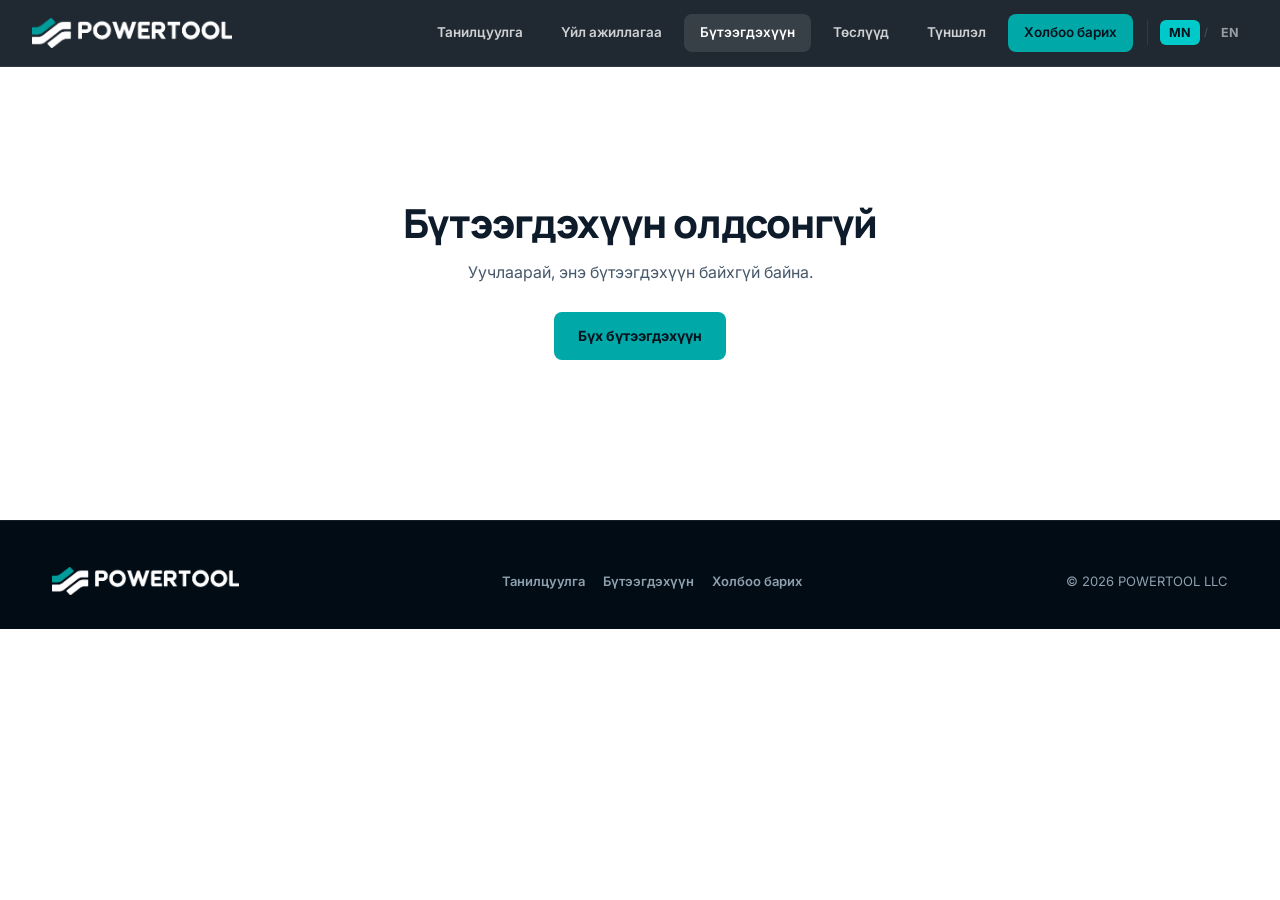
<file: product.html>
<!DOCTYPE html>
<html lang="mn">
<head>
<meta charset="UTF-8">
<meta name="viewport" content="width=device-width, initial-scale=1.0">
<title>POWERTOOL — Бүтээгдэхүүн | Product</title>
<meta name="description" content="POWERTOOL бүтээгдэхүүний дэлгэрэнгүй мэдээлэл.">
<link rel="shortcut icon" href="logo/_mark1.png" type="image/png">
<link rel="preconnect" href="https://fonts.googleapis.com">
<link rel="preconnect" href="https://fonts.gstatic.com" crossorigin>
<link href="https://fonts.googleapis.com/css2?family=Manrope:wght@300;400;500;600;700;800&family=Inter:wght@300;400;500;600;700;800&family=JetBrains+Mono:wght@300;400;500;600;700&display=swap" rel="stylesheet">
<link rel="stylesheet" href="css/products.css">
</head>
<body>

<nav id="nav">
  <a href="index.html#top" class="brand">
    <img src="logo/Logo%20new%20powertool%20%233.png" alt="POWERTOOL Logo" class="logo-img">
  </a>
  <div class="navlinks" id="navlinks">
    <a href="index.html#about"><span class="lang-mn">Танилцуулга</span><span class="lang-en">About</span></a>
    <a href="index.html#operations"><span class="lang-mn">Үйл ажиллагаа</span><span class="lang-en">Services</span></a>
    <a href="products.html" class="active"><span class="lang-mn">Бүтээгдэхүүн</span><span class="lang-en">Products</span></a>
    <a href="index.html#projects"><span class="lang-mn">Төслүүд</span><span class="lang-en">Projects</span></a>
    <a href="index.html#partners"><span class="lang-mn">Түншлэл</span><span class="lang-en">Partners</span></a>
    <a href="index.html#contact" class="nav-cta"><span class="lang-mn">Холбоо барих</span><span class="lang-en">Contact Us</span></a>
    <div class="lang-switch">
      <button id="btn-mn" class="lang-btn" onclick="setLanguage('mn')">MN</button>
      <span class="divider">/</span>
      <button id="btn-en" class="lang-btn" onclick="setLanguage('en')">EN</button>
    </div>
  </div>
  <div class="burger" id="burger"><span></span><span></span><span></span></div>
</nav>

<main id="detail"><!-- product detail injected by js/products.js --></main>

<footer>
  <div class="wrap foot-grid">
    <a href="index.html#top" class="brand"><img src="logo/Logo%20new%20powertool%20%233.png" alt="POWERTOOL" class="logo-img"></a>
    <div class="foot-links">
      <a href="index.html#about"><span class="lang-mn">Танилцуулга</span><span class="lang-en">About</span></a>
      <a href="products.html"><span class="lang-mn">Бүтээгдэхүүн</span><span class="lang-en">Products</span></a>
      <a href="index.html#contact"><span class="lang-mn">Холбоо барих</span><span class="lang-en">Contact</span></a>
    </div>
    <div class="copy">© 2026 POWERTOOL LLC</div>
  </div>
</footer>

<script src="js/products-data.js"></script>
<script src="js/products.js"></script>
</body>
</html>
</file>
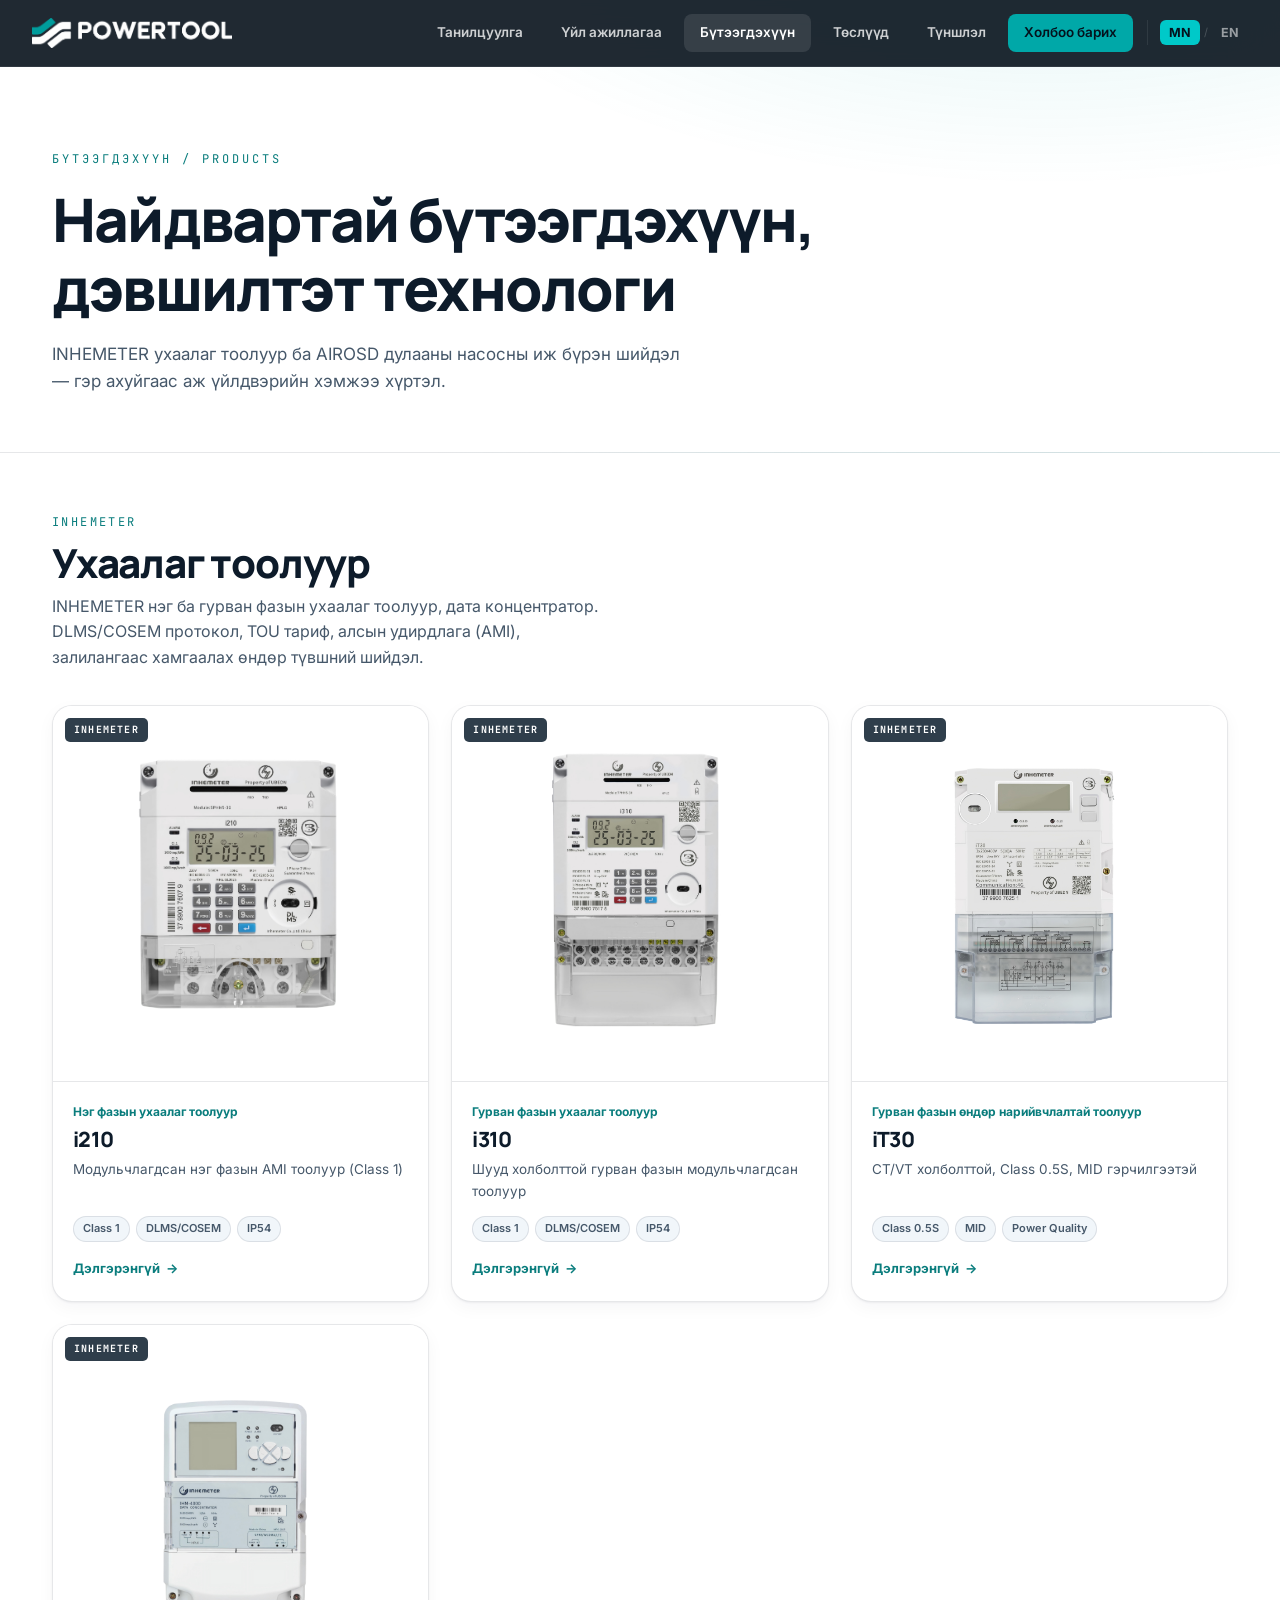
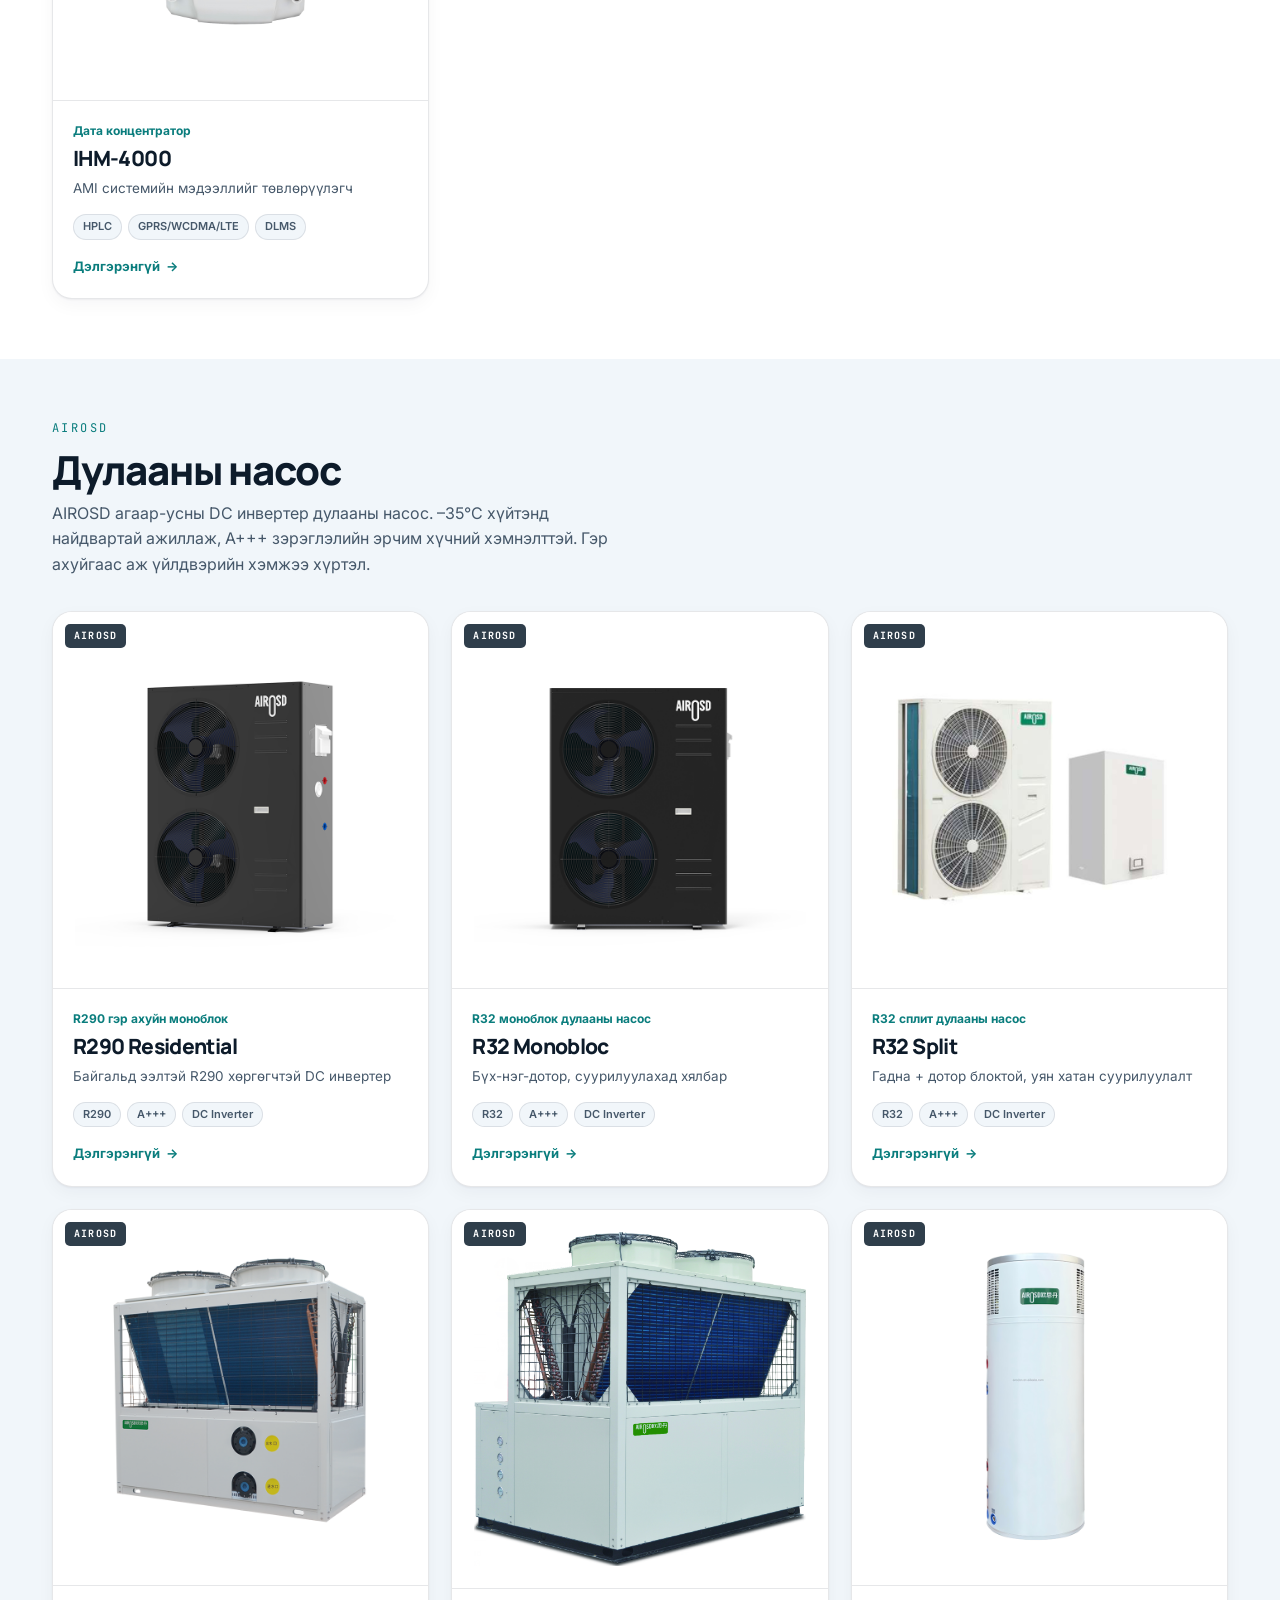
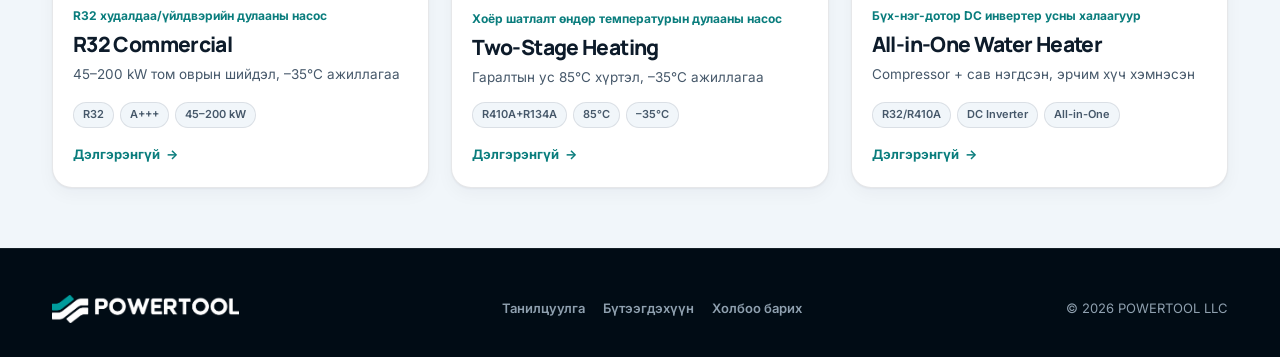
<file: products.html>
<!DOCTYPE html>
<html lang="mn">
<head>
<meta charset="UTF-8">
<meta name="viewport" content="width=device-width, initial-scale=1.0">
<title>POWERTOOL — Бүтээгдэхүүн | Products</title>
<meta name="description" content="POWERTOOL бүтээгдэхүүн — INHEMETER ухаалаг тоолуур ба AIROSD дулааны насосны иж бүрэн шийдэл.">
<link rel="shortcut icon" href="logo/_mark1.png" type="image/png">
<link rel="preconnect" href="https://fonts.googleapis.com">
<link rel="preconnect" href="https://fonts.gstatic.com" crossorigin>
<link href="https://fonts.googleapis.com/css2?family=Manrope:wght@300;400;500;600;700;800&family=Inter:wght@300;400;500;600;700;800&family=JetBrains+Mono:wght@300;400;500;600;700&display=swap" rel="stylesheet">
<link rel="stylesheet" href="css/products.css">
</head>
<body>

<nav id="nav">
  <a href="index.html#top" class="brand">
    <img src="logo/Logo%20new%20powertool%20%233.png" alt="POWERTOOL Logo" class="logo-img">
  </a>
  <div class="navlinks" id="navlinks">
    <a href="index.html#about"><span class="lang-mn">Танилцуулга</span><span class="lang-en">About</span></a>
    <a href="index.html#operations"><span class="lang-mn">Үйл ажиллагаа</span><span class="lang-en">Services</span></a>
    <a href="products.html" class="active"><span class="lang-mn">Бүтээгдэхүүн</span><span class="lang-en">Products</span></a>
    <a href="index.html#projects"><span class="lang-mn">Төслүүд</span><span class="lang-en">Projects</span></a>
    <a href="index.html#partners"><span class="lang-mn">Түншлэл</span><span class="lang-en">Partners</span></a>
    <a href="index.html#contact" class="nav-cta"><span class="lang-mn">Холбоо барих</span><span class="lang-en">Contact Us</span></a>
    <div class="lang-switch">
      <button id="btn-mn" class="lang-btn" onclick="setLanguage('mn')">MN</button>
      <span class="divider">/</span>
      <button id="btn-en" class="lang-btn" onclick="setLanguage('en')">EN</button>
    </div>
  </div>
  <div class="burger" id="burger"><span></span><span></span><span></span></div>
</nav>

<header class="page-hero">
  <div class="wrap">
    <div class="eyebrow">Бүтээгдэхүүн / Products</div>
    <h1>
      <span class="lang-mn">Найдвартай бүтээгдэхүүн,<br>дэвшилтэт технологи</span>
      <span class="lang-en">Reliable products,<br>advanced technology</span>
    </h1>
    <p>
      <span class="lang-mn">INHEMETER ухаалаг тоолуур ба AIROSD дулааны насосны иж бүрэн шийдэл — гэр ахуйгаас аж үйлдвэрийн хэмжээ хүртэл.</span>
      <span class="lang-en">A complete range of INHEMETER smart meters and AIROSD heat pumps — from homes to industrial scale.</span>
    </p>
  </div>
</header>

<main id="catalog"><!-- products injected by js/products.js --></main>

<footer>
  <div class="wrap foot-grid">
    <a href="index.html#top" class="brand"><img src="logo/Logo%20new%20powertool%20%233.png" alt="POWERTOOL" class="logo-img"></a>
    <div class="foot-links">
      <a href="index.html#about"><span class="lang-mn">Танилцуулга</span><span class="lang-en">About</span></a>
      <a href="products.html"><span class="lang-mn">Бүтээгдэхүүн</span><span class="lang-en">Products</span></a>
      <a href="index.html#contact"><span class="lang-mn">Холбоо барих</span><span class="lang-en">Contact</span></a>
    </div>
    <div class="copy">© 2026 POWERTOOL LLC</div>
  </div>
</footer>

<script src="js/products-data.js"></script>
<script src="js/products.js"></script>
</body>
</html>
</file>
<file: css/products.css>
/* =============================================================
   POWERTOOL — Бүтээгдэхүүний хуудасны загвар / Product pages CSS
   Light "products" theme: navy nav + footer bookends, white content,
   per-model selector + datasheet download.
   ============================================================= */
:root {
  /* dark brand tokens (nav, footer, logo backdrops) */
  --bg-navy-950: #010c15;
  --bg-navy-900: #021424;
  --bg-card-dark: #04243d;

  /* light product surfaces */
  --surface: #ffffff;
  --surface-2: #f1f6fa;
  --surface-3: #e7eef4;

  --teal-500: #00a8a8;
  --teal-400: #00c9c9;
  --teal-600: #0a7d7d;
  --teal-glow: rgba(0, 168, 168, 0.12);

  --ink: #0d1b2a;
  --ink-soft: #46586a;
  --ink-faint: #6b7c8c;

  --line: rgba(13, 27, 42, 0.10);
  --line-strong: rgba(13, 27, 42, 0.18);
  --border-dark: rgba(255, 255, 255, 0.08);

  --text-light: #f5f5f7;
  --text-muted-light: #8fa0af;

  --r-lg: 20px;
  --r-md: 14px;
  --r-sm: 8px;

  --transition: all 0.4s cubic-bezier(0.16, 1, 0.3, 1);
  --transition-fast: all 0.2s ease;
  --card-shadow: 0 1px 2px rgba(13,27,42,0.05), 0 6px 18px rgba(13,27,42,0.04);
  --card-shadow-hover: 0 18px 44px rgba(13,27,42,0.14);
}

* { margin: 0; padding: 0; box-sizing: border-box; }
html { scroll-behavior: smooth; }
body {
  font-family: 'Inter', -apple-system, BlinkMacSystemFont, "Segoe UI", Roboto, Arial, sans-serif;
  background: var(--surface);
  color: var(--ink);
  line-height: 1.6;
  overflow-x: hidden;
  -webkit-font-smoothing: antialiased;
}
::selection { background: var(--teal-500); color: #fff; }
h1, h2, h3, h4, h5, h6 {
  font-family: 'Manrope', -apple-system, BlinkMacSystemFont, "Segoe UI", Roboto, Arial, sans-serif;
  font-weight: 800; letter-spacing: -.03em; line-height: 1.15; color: var(--ink);
}
a { color: inherit; text-decoration: none; }
img { max-width: 100%; display: block; }
.mono { font-family: 'JetBrains Mono', SFMono-Regular, Consolas, Menlo, monospace; }
.wrap { max-width: 1240px; margin: 0 auto; padding: 0 32px; position: relative; }

/* Language switch */
html[lang="en"] .lang-mn { display: none !important; }
html[lang="mn"] .lang-en { display: none !important; }

/* ---------- NAV (navy) ---------- */
nav {
  position: fixed; top: 0; left: 0; right: 0; z-index: 100;
  display: flex; align-items: center; justify-content: space-between;
  padding: 14px 32px;
  background: rgba(2, 12, 22, 0.88);
  backdrop-filter: blur(22px) saturate(1.4);
  border-bottom: 1px solid var(--border-dark);
}
.brand { display: flex; align-items: center; gap: 12px; }
.logo-img { height: 30px; width: auto; }
.navlinks { display: flex; gap: 6px; align-items: center; }
.navlinks a {
  font-size: 13.5px; font-weight: 600; color: rgba(255,255,255,0.78);
  padding: 8px 16px; border-radius: var(--r-sm); transition: var(--transition-fast);
}
.navlinks a:hover, .navlinks a.active { color: #fff; background: rgba(255,255,255,0.10); }
.nav-cta { background: var(--teal-500); color: #04121d !important; }
.nav-cta:hover { background: var(--teal-400); }
.lang-switch { display: flex; align-items: center; gap: 4px; margin-left: 8px; padding-left: 12px; border-left: 1px solid var(--border-dark); }
.lang-btn { background: none; border: none; cursor: pointer; font-family: inherit; font-size: 12.5px; font-weight: 700; color: rgba(255,255,255,0.55); padding: 5px 9px; border-radius: 6px; transition: var(--transition-fast); }
.lang-btn:hover { color: #fff; }
.lang-btn.active { color: #04121d; background: var(--teal-400); }
.lang-switch .divider { color: rgba(255,255,255,0.2); font-size: 11px; }
.burger { display: none; flex-direction: column; gap: 5px; cursor: pointer; }
.burger span { width: 24px; height: 2px; background: #fff; transition: var(--transition-fast); }

/* ---------- BUTTONS ---------- */
.btn {
  display: inline-flex; align-items: center; gap: 8px;
  font-weight: 700; font-size: 14px; padding: 13px 24px;
  border-radius: var(--r-sm); transition: var(--transition); cursor: pointer; border: none;
}
.btn-primary { background: var(--teal-500); color: #04121d; }
.btn-primary:hover { background: var(--teal-400); transform: translateY(-2px); box-shadow: 0 12px 26px rgba(0,168,168,0.30); }
.btn-ghost { background: transparent; color: var(--ink); border: 1px solid var(--line-strong); }
.btn-ghost:hover { border-color: var(--teal-500); color: var(--teal-600); }
.dl-ico { font-size: 16px; line-height: 1; }

/* ---------- PAGE HERO (light) ---------- */
.page-hero {
  padding: 150px 0 56px;
  background: radial-gradient(1100px 460px at 82% -20%, var(--teal-glow), transparent 60%), var(--surface);
  border-bottom: 1px solid var(--line);
}
.page-hero .eyebrow { font-family: 'JetBrains Mono', monospace; font-size: 12px; letter-spacing: .25em; color: var(--teal-600); text-transform: uppercase; margin-bottom: 16px; }
.page-hero h1 { font-size: clamp(34px, 6vw, 60px); margin-bottom: 18px; }
.page-hero p { color: var(--ink-soft); max-width: 640px; font-size: 17px; }

/* ---------- CATEGORY SECTION (white) ---------- */
.cat-section { padding: 60px 0; background: var(--surface); }
.cat-section:nth-child(even) { background: var(--surface-2); }
.cat-head { margin-bottom: 34px; }
.cat-head .brand-tag { font-family: 'JetBrains Mono', monospace; font-size: 12px; letter-spacing: .2em; color: var(--teal-600); margin-bottom: 8px; }
.cat-head h2 { font-size: clamp(26px, 4vw, 40px); }
.cat-head p { color: var(--ink-soft); max-width: 560px; margin-top: 8px; }

/* ---------- PRODUCT GRID + CARD (light) ---------- */
.prod-grid { display: grid; grid-template-columns: repeat(auto-fill, minmax(280px, 1fr)); gap: 22px; }
.prod-card {
  display: flex; flex-direction: column;
  background: var(--surface); border: 1px solid var(--line);
  border-radius: var(--r-lg); overflow: hidden; transition: var(--transition); cursor: pointer; height: 100%;
  box-shadow: var(--card-shadow);
}
.prod-card:hover { transform: translateY(-6px); border-color: var(--teal-500); box-shadow: var(--card-shadow-hover); }
.prod-card .thumb {
  position: relative; aspect-ratio: 4/3; background: #fff;
  display: flex; align-items: center; justify-content: center; padding: 22px;
  border-bottom: 1px solid var(--line);
}
.prod-card .thumb img { max-height: 100%; width: auto; object-fit: contain; transition: var(--transition); }
.prod-card:hover .thumb img { transform: scale(1.05); }
.prod-card .brand-chip {
  position: absolute; top: 12px; left: 12px; font-family: 'JetBrains Mono', monospace;
  font-size: 10px; font-weight: 700; letter-spacing: .12em; color: #fff;
  background: rgba(2,20,36,0.82); padding: 4px 9px; border-radius: 5px;
}
.prod-card .body { padding: 20px 20px 22px; display: flex; flex-direction: column; flex: 1; }
.prod-card .ptype { font-size: 12px; color: var(--teal-600); font-weight: 700; margin-bottom: 6px; }
.prod-card h3 { font-size: 21px; margin-bottom: 8px; }
.prod-card .ptag { font-size: 13.5px; color: var(--ink-soft); margin-bottom: 14px; flex: 1; }
.badges { display: flex; flex-wrap: wrap; gap: 6px; margin-bottom: 16px; }
.badge { font-size: 11px; font-weight: 600; color: var(--ink-soft); background: var(--surface-2); border: 1px solid var(--line); padding: 3px 9px; border-radius: 20px; }
.prod-card .more { font-size: 13px; font-weight: 700; color: var(--teal-600); display: inline-flex; align-items: center; gap: 6px; }
.prod-card .more .arr { transition: var(--transition-fast); }
.prod-card:hover .more .arr { transform: translateX(4px); }

/* ---------- DETAIL PAGE (light) ---------- */
.detail-hero { padding: 128px 0 52px; border-bottom: 1px solid var(--line);
  background: radial-gradient(1000px 440px at 86% -20%, var(--teal-glow), transparent 60%), var(--surface); }
.detail-grid { display: grid; grid-template-columns: 1fr 1.1fr; gap: 48px; align-items: center; }
.detail-media { background: #fff; border: 1px solid var(--line); border-radius: var(--r-lg); padding: 34px; display: flex; align-items: center; justify-content: center; aspect-ratio: 4/3; box-shadow: var(--card-shadow); }
.detail-media img { max-height: 100%; width: auto; object-fit: contain; }
.detail-info .brand-tag { font-family: 'JetBrains Mono', monospace; font-size: 12px; letter-spacing: .2em; color: var(--teal-600); margin-bottom: 10px; }
.detail-info .ptype { color: var(--teal-600); font-weight: 700; margin-bottom: 6px; }
.detail-info h1 { font-size: clamp(32px, 5vw, 50px); margin-bottom: 14px; }
.detail-info .lead { color: var(--ink-soft); font-size: 16px; margin-bottom: 20px; }
.detail-info .badges { margin-bottom: 18px; }
.detail-actions { display: flex; gap: 12px; flex-wrap: wrap; margin-top: 6px; }

/* ---------- MODEL SELECTOR ---------- */
.model-select { margin: 4px 0 20px; }
.ms-label { font-family: 'JetBrains Mono', monospace; font-size: 11px; letter-spacing: .18em; text-transform: uppercase; color: var(--teal-600); margin-bottom: 9px; }
.model-tabs { display: flex; flex-wrap: wrap; gap: 8px; }
.model-tab {
  font-family: inherit; font-weight: 700; font-size: 13.5px;
  padding: 9px 17px; border-radius: 10px; cursor: pointer;
  background: var(--surface); color: var(--ink); border: 1px solid var(--line-strong);
  transition: var(--transition-fast);
}
.model-tab:hover { border-color: var(--teal-500); color: var(--teal-600); }
.model-tab.active { background: var(--bg-navy-900); color: #fff; border-color: var(--bg-navy-900); }

/* ---------- HIGHLIGHTS ---------- */
.detail-section { padding: 54px 0; background: var(--surface); }
.detail-section h2 { font-size: 26px; margin-bottom: 24px; }
.highlights { display: grid; grid-template-columns: repeat(auto-fit, minmax(240px, 1fr)); gap: 16px; }
.hl-item { display: flex; gap: 12px; align-items: flex-start; background: var(--surface-2); border: 1px solid var(--line); border-radius: var(--r-md); padding: 18px; }
.hl-item .dot { flex: none; width: 22px; height: 22px; border-radius: 6px; background: var(--teal-glow); color: var(--teal-600); display: flex; align-items: center; justify-content: center; font-size: 13px; font-weight: 800; margin-top: 1px; }
.hl-item span { font-size: 14px; color: var(--ink-soft); }

/* ---------- SPECS (light) ---------- */
.specs { padding: 54px 0 34px; background: var(--surface-2); border-top: 1px solid var(--line); }
.specs h2 { font-size: 26px; margin-bottom: 26px; display: flex; align-items: baseline; flex-wrap: wrap; gap: 4px; }
.spec-code { font-size: 14px; font-weight: 600; color: var(--teal-600); }
.spec-group { margin-bottom: 26px; }
.spec-group h3 { font-size: 13px; color: var(--teal-600); text-transform: uppercase; letter-spacing: .08em; margin-bottom: 12px; font-family: 'JetBrains Mono', monospace; font-weight: 700; }
.spec-table { width: 100%; border-collapse: collapse; background: var(--surface); border: 1px solid var(--line); border-radius: var(--r-md); overflow: hidden; }
.spec-table th, .spec-table td { text-align: left; padding: 12px 16px; font-size: 14px; border-bottom: 1px solid var(--line); vertical-align: top; }
.spec-table tr:last-child td { border-bottom: none; }
.spec-table td.k { color: var(--ink-soft); font-weight: 600; width: 42%; }
.spec-table td.v { color: var(--ink); font-weight: 500; }
.spec-table tbody tr:hover { background: var(--surface-2); }

/* ---------- CTA / MISC ---------- */
.detail-cta { padding: 58px 0 78px; text-align: center; background: var(--surface); }
.detail-cta h2 { font-size: clamp(24px, 4vw, 36px); margin-bottom: 14px; }
.detail-cta p { color: var(--ink-soft); margin-bottom: 24px; }
.back-link { display: inline-flex; align-items: center; gap: 8px; color: var(--ink-soft); font-size: 14px; font-weight: 600; margin-bottom: 20px; }
.back-link:hover { color: var(--teal-600); }

.not-found { padding: 200px 0 160px; text-align: center; }
.not-found h1 { font-size: 40px; margin-bottom: 14px; }
.not-found p { color: var(--ink-soft); margin-bottom: 26px; }

/* ---------- FOOTER (navy) ---------- */
footer { background: var(--bg-navy-950); border-top: 1px solid var(--border-dark); padding: 46px 0 34px; }
.foot-grid { display: flex; align-items: center; justify-content: space-between; gap: 20px; flex-wrap: wrap; }
.foot-grid .logo-img { height: 28px; }
footer .copy { color: var(--text-muted-light); font-size: 13px; }
footer .foot-links { display: flex; gap: 18px; flex-wrap: wrap; }
footer .foot-links a { color: var(--text-muted-light); font-size: 13px; font-weight: 600; }
footer .foot-links a:hover { color: var(--teal-400); }

/* ---------- RESPONSIVE ---------- */
@media (max-width: 860px) {
  .detail-grid { grid-template-columns: 1fr; gap: 28px; }
  .navlinks {
    position: fixed; top: 0; right: 0; height: 100vh; width: min(80vw, 320px);
    flex-direction: column; align-items: flex-start; justify-content: center;
    background: var(--bg-navy-900); padding: 40px 30px; gap: 8px;
    transform: translateX(100%); transition: var(--transition); border-left: 1px solid var(--border-dark);
  }
  .navlinks.open { transform: none; }
  .navlinks a { font-size: 16px; padding: 12px 16px; width: 100%; }
  .lang-switch { margin-left: 0; padding-left: 0; border-left: none; margin-top: 10px; }
  .burger { display: flex; }
}
@media (max-width: 560px) {
  .wrap { padding: 0 20px; }
  .page-hero { padding: 120px 0 44px; }
  .spec-table th, .spec-table td { padding: 10px 12px; font-size: 13px; }
  .detail-actions .btn { flex: 1; justify-content: center; }
}
</file>
